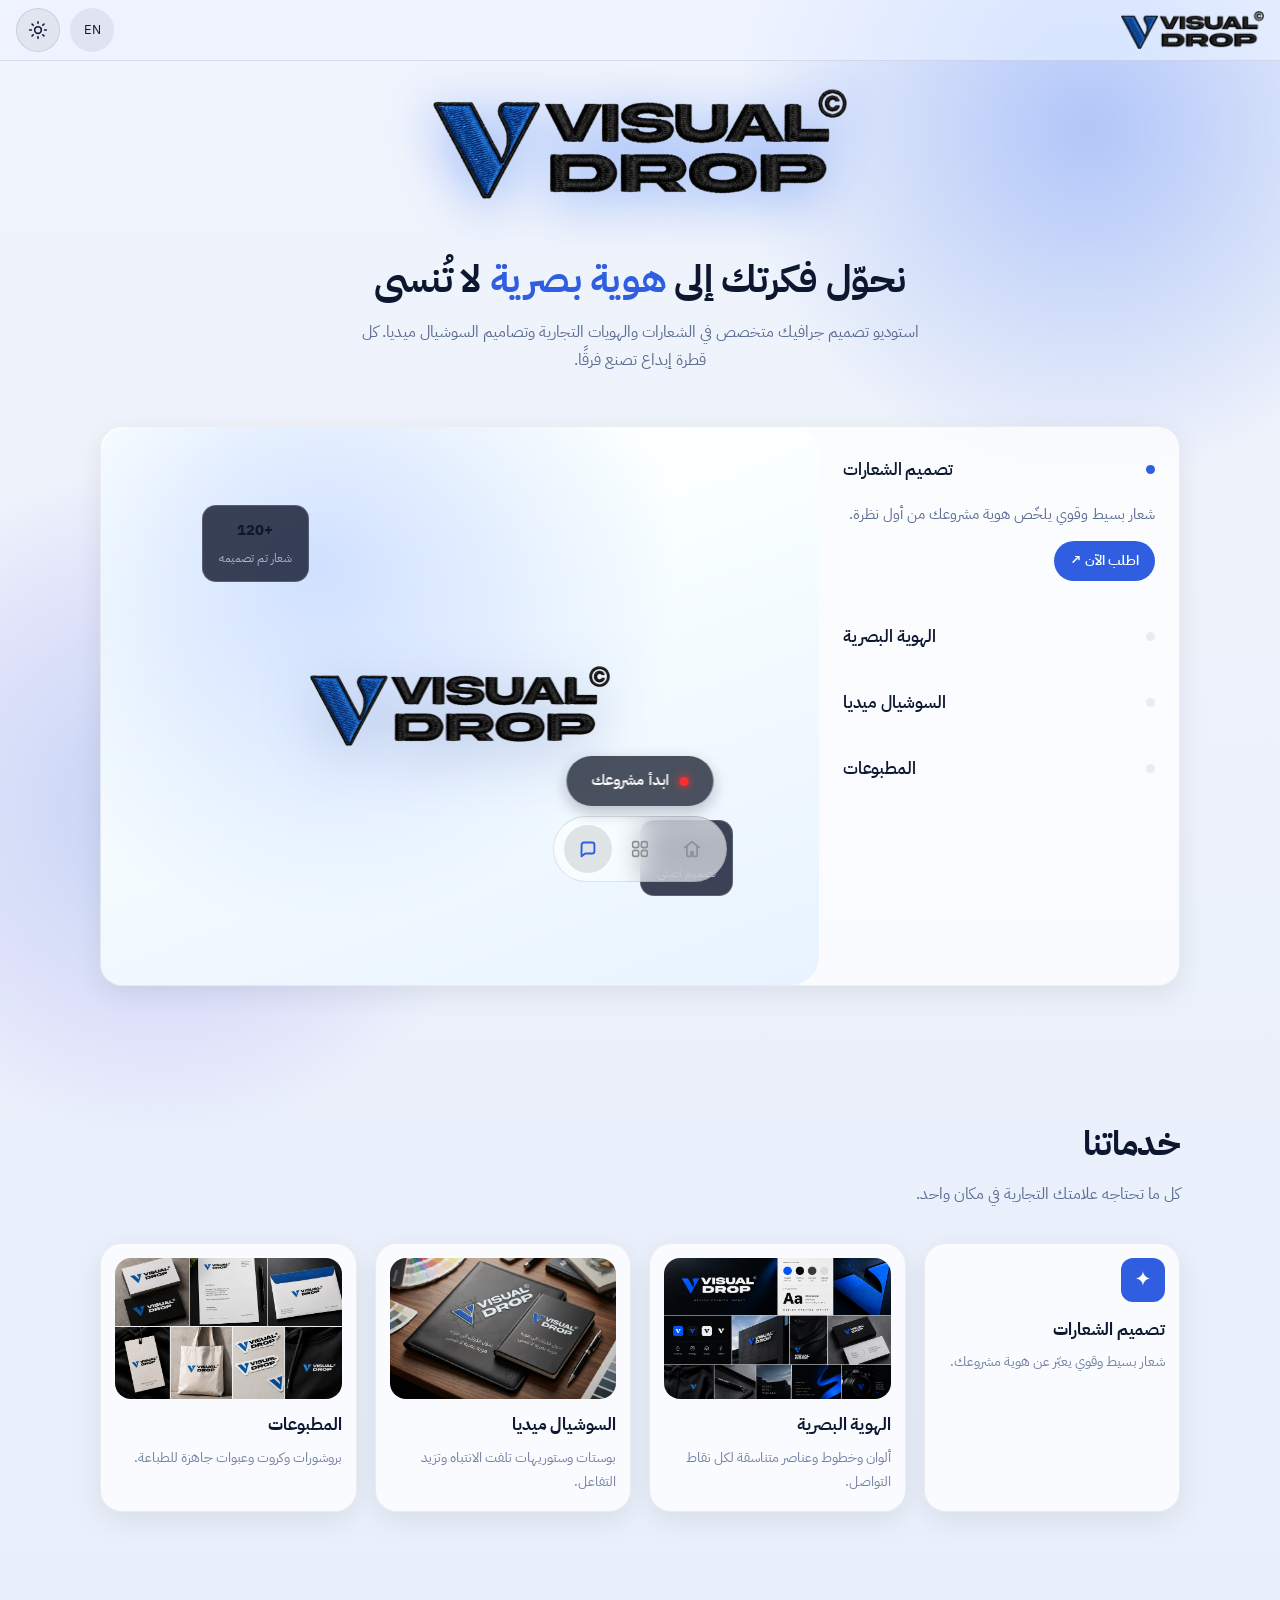
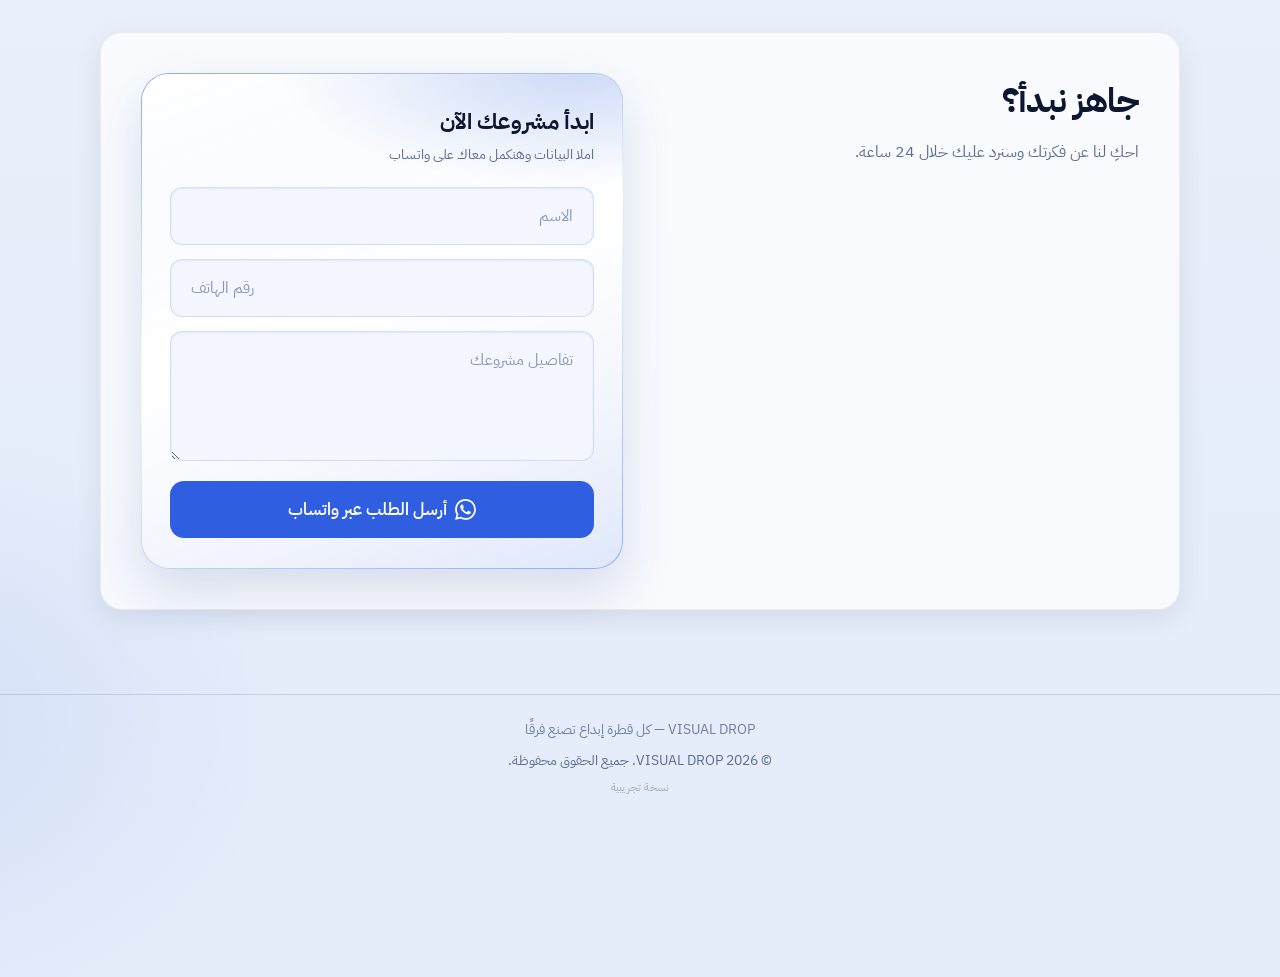
<file: index.html>
<!DOCTYPE html>
<html lang="ar" dir="rtl">
<head>
<meta charset="UTF-8">
<meta name="viewport" content="width=device-width, initial-scale=1, viewport-fit=cover">
<title>VISUAL DROP | استوديو جرافيك ديزاين</title>
<meta name="description" content="استوديو VISUAL DROP لتصميم الشعارات والهوية البصرية والسوشيال ميديا والمطبوعات.">
<meta name="theme-color" content="#0b1020">
<link rel="icon" href="image/logo.png">
<link rel="preconnect" href="https://fonts.googleapis.com">
<link rel="preconnect" href="https://fonts.gstatic.com" crossorigin>
<link rel="apple-touch-icon" sizes="180x180" href="image/apple-touch-icon.png">
<link rel="manifest" href="manifest.webmanifest">
<meta name="apple-mobile-web-app-title" content="VISUAL DROP">
<meta name="mobile-web-app-capable" content="yes">
<meta property="og:type" content="website">
<meta property="og:locale" content="ar_AR">
<meta property="og:title" content="VISUAL DROP | استوديو جرافيك ديزاين">
<meta property="og:description" content="تصميم شعارات وهوية بصرية وسوشيال ميديا ومطبوعات. كل قطرة إبداع تصنع فرقًا.">
<meta property="og:image" content="image/logo.png">
<meta name="twitter:card" content="summary">
<link href="https://fonts.googleapis.com/css2?family=Plus+Jakarta+Sans:wght@400;500;600;700;800&display=swap" rel="stylesheet">
<link href="https://fonts.googleapis.com/css2?family=IBM+Plex+Sans+Arabic:wght@400;500;600;700&display=swap" rel="stylesheet">
<style>
:root{
  --bg:#0b1020; --bg-2:#111833; --panel:rgba(255,255,255,.06); --panel-b:rgba(255,255,255,.14);
  --ink:#f3f6ff; --muted:#aab4d6;
  --blue:#2f5fe0; --blue-l:#5b86e5; --blue-d:#13245e;
  --shadow:0 20px 50px rgba(5,10,30,.5);
}
*{box-sizing:border-box;margin:0;padding:0}
html{scroll-behavior:smooth}
body{
  font-family:'IBM Plex Sans Arabic',system-ui,sans-serif;color:var(--ink);
  background:
    radial-gradient(900px 500px at 85% -10%, rgba(91,134,229,.28), transparent 60%),
    radial-gradient(700px 500px at -10% 90%, rgba(47,95,224,.22), transparent 60%),
    linear-gradient(180deg,var(--bg),var(--bg-2));
  min-height:100vh;overflow-x:hidden;line-height:1.7;
  padding-bottom:calc(78px + env(safe-area-inset-bottom,0px));
}
.glass{
  background:var(--panel);border:1px solid var(--panel-b);
  backdrop-filter:blur(16px) saturate(140%);-webkit-backdrop-filter:blur(16px) saturate(140%);
  box-shadow:var(--shadow), inset 0 1px 0 rgba(255,255,255,.08);border-radius:22px;
}
.wrap{max-width:1120px;margin:auto;padding:0 20px}

/* الهيدر */
header{
  position:sticky;top:0;z-index:30;padding:18px 20px 0;
  display:flex;align-items:center;justify-content:center;gap:12px;
}

nav.top{
  display:flex;align-items:center;gap:18px;padding:8px 10px 8px 8px;border-radius:999px;
}
nav.top .links{display:flex;align-items:center;gap:6px;padding-inline-start:4px}
nav.top .links a{
  color:var(--muted);text-decoration:none;font-weight:600;font-size:.88rem;
  padding:8px 14px;border-radius:999px;transition:background .2s,color .2s
}
nav.top .links a:hover{color:#fff;background:rgba(255,255,255,.08)}
.btn{
  display:inline-block;padding:11px 26px;border-radius:999px;font-weight:700;text-decoration:none;color:#fff;
  background:linear-gradient(135deg,var(--blue-l),var(--blue));border:1px solid rgba(255,255,255,.25);
  box-shadow:0 10px 24px rgba(47,95,224,.4);transition:transform .2s, box-shadow .2s;cursor:pointer;font-family:inherit;font-size:1rem
}
.btn:hover{transform:translateY(-2px);box-shadow:0 14px 30px rgba(47,95,224,.5)}
.btn.ghost{background:var(--panel);color:var(--ink);box-shadow:none;border-color:var(--panel-b)}
.btn-sm{padding:9px 18px;font-size:.85rem}


.logo-showcase{display:flex;justify-content:center;padding:34px 0 6px}
.big-logo{height:150px;width:auto;filter:drop-shadow(0 10px 26px rgba(10,85,245,.4))}
@media(max-width:520px){.big-logo{height:96px}}


.btn-top{
  display:inline-flex;align-items:center;gap:10px;padding:13px 32px;border-radius:999px;
  font-weight:800;font-size:1rem;text-decoration:none;color:#fff;letter-spacing:.2px;
  background:rgba(255,255,255,.1);
  border:1px solid rgba(255,255,255,.35);
  backdrop-filter:blur(14px) saturate(160%);-webkit-backdrop-filter:blur(14px) saturate(160%);
  box-shadow:0 10px 30px rgba(47,95,224,.3), inset 0 1px 0 rgba(255,255,255,.25);
  transition:transform .2s, box-shadow .2s, background .2s;
}
.btn-top:hover{transform:translateY(-2px) scale(1.02);background:rgba(255,255,255,.16);box-shadow:0 14px 36px rgba(47,95,224,.4), inset 0 1px 0 rgba(255,255,255,.3)}
.dot-pulse{width:8px;height:8px;border-radius:50%;background:#fff;box-shadow:0 0 0 0 rgba(255,255,255,.7);animation:pulse 1.8s infinite}
@keyframes pulse{0%{box-shadow:0 0 0 0 rgba(255,255,255,.6)}70%{box-shadow:0 0 0 8px rgba(255,255,255,0)}100%{box-shadow:0 0 0 0 rgba(255,255,255,0)}}

/* الهيرو - أكورديون زي المرجع */
.hero-top{padding:60px 0 20px;text-align:center}
.hero-top h1{font-size:clamp(2rem,5vw,3.2rem);font-weight:800;margin-bottom:12px}
.hero-top h1 span{background:linear-gradient(90deg,var(--blue-l),#8fb2ff);-webkit-background-clip:text;background-clip:text;color:transparent}
.hero-top p{color:var(--muted);max-width:560px;margin:auto}

.showcase{
  display:grid;grid-template-columns:360px 1fr;gap:0;overflow:hidden;min-height:560px;margin:34px 0 70px;
}
.acc{padding:10px}
.acc-item{border-bottom:1px solid var(--panel-b)}
.acc-item:last-child{border-bottom:none}
.acc-head{
  width:100%;background:none;border:none;color:var(--ink);text-align:right;font-family:inherit;
  display:flex;align-items:center;justify-content:space-between;padding:20px 14px;cursor:pointer;font-size:1.05rem;font-weight:700
}
.acc-head .dot{width:9px;height:9px;border-radius:50%;background:var(--panel-b);transition:background .25s}
.acc-item.on .acc-head .dot{background:var(--blue-l);box-shadow:0 0 10px var(--blue-l)}
.acc-item.on .acc-head{color:#fff}
.acc-body{max-height:0;overflow:hidden;transition:max-height .45s ease}
.acc-item.on .acc-body{max-height:260px}
.acc-body-in{padding:0 14px 22px}
.acc-body-in p{color:var(--muted);font-size:.92rem;margin-bottom:14px}
.acc-img{border-radius:14px;overflow:hidden;aspect-ratio:16/9;margin-bottom:14px;
  background:linear-gradient(135deg,var(--blue-d),var(--blue));display:flex;align-items:center;justify-content:center}
.acc-img svg{width:40%;height:40%;opacity:.85}
.mini-btn{
  display:inline-flex;align-items:center;gap:8px;padding:9px 16px;border-radius:12px;font-size:.88rem;font-weight:700;
  color:#fff;background:linear-gradient(135deg,var(--blue-l),var(--blue));text-decoration:none
}

.stage{position:relative;overflow:hidden}
.stage-bg{position:absolute;inset:0;transition:opacity .5s ease}
.stage-bg.s1{background:radial-gradient(circle at 30% 25%,rgba(91,134,229,.55),transparent 55%),
  linear-gradient(160deg,var(--blue-d),#0b1536)}
.stage-bg.s2{background:radial-gradient(circle at 70% 70%,rgba(91,134,229,.5),transparent 55%),
  linear-gradient(200deg,#0b1536,var(--blue-d))}
.stage-bg.s3{background:radial-gradient(circle at 50% 40%,rgba(143,178,255,.45),transparent 55%),
  linear-gradient(135deg,var(--blue-d),#101d4a)}
.stage-bg.s4{background:radial-gradient(circle at 25% 75%,rgba(47,95,224,.6),transparent 55%),
  linear-gradient(210deg,#0b1536,#152457)}
.stage-content{position:absolute;inset:0;display:flex;align-items:center;justify-content:center;opacity:0;transition:opacity .5s ease}
.stage-content.on{opacity:1}
.stage-content svg{width:46%;max-width:300px;height:auto;filter:drop-shadow(0 20px 40px rgba(0,0,0,.5))}
.pill{
  position:absolute;display:flex;flex-direction:column;align-items:center;gap:4px;padding:12px 16px;border-radius:16px;
  background:rgba(10,16,38,.65);border:1px solid rgba(255,255,255,.18);backdrop-filter:blur(8px);font-size:.75rem;color:var(--muted)
}
.pill b{color:#fff;font-size:.95rem}
.pill.p1{top:14%;left:14%} .pill.p2{bottom:16%;right:12%} .pill.p3{top:20%;right:16%} .pill.p4{bottom:20%;left:16%}


.reveal{opacity:0;transform:translateY(18px);transition:opacity .6s ease, transform .6s ease}
.reveal.in{opacity:1;transform:none}

/* الأقسام */
section{padding:60px 0;scroll-margin-top:90px}
.title{font-size:2rem;font-weight:800;margin-bottom:8px}
.sub{color:var(--muted);margin-bottom:34px}
.services{display:grid;grid-template-columns:repeat(4,1fr);gap:18px}
.service{padding:26px;transition:transform .25s}
.service:hover{transform:translateY(-6px)}
.service .ic{width:48px;height:48px;border-radius:14px;display:grid;place-items:center;font-size:1.3rem;margin-bottom:14px;color:#fff;
  background:linear-gradient(135deg,var(--blue-l),var(--blue));box-shadow:0 8px 20px rgba(47,95,224,.4)}
.service h3{font-size:1.1rem;margin-bottom:6px}
.service p{color:var(--muted);font-size:.95rem}

/* التواصل */
.contact{padding:40px;display:grid;grid-template-columns:1fr 1fr;gap:34px}
.links{display:grid;gap:12px;margin-top:6px}
.link{display:flex;align-items:center;gap:12px;padding:12px 18px;border-radius:16px;text-decoration:none;color:var(--ink);font-weight:600;
  background:rgba(255,255,255,.05);border:1px solid var(--panel-b);transition:transform .2s, background .2s}
.link:hover{transform:translateY(-2px);background:rgba(255,255,255,.09)}
.link svg{width:24px;height:24px;flex:none;fill:none;stroke:var(--blue-l);stroke-width:1.8;stroke-linecap:round;stroke-linejoin:round}
.link span{direction:ltr;unicode-bidi:embed}
form{display:grid;gap:14px}
input,textarea{
  width:100%;padding:14px 18px;border-radius:14px;color:var(--ink);font-family:inherit;font-size:1rem;
  background:rgba(255,255,255,.05);border:1px solid var(--panel-b);outline:none;transition:border-color .2s
}
input::placeholder,textarea::placeholder{color:#7c88ad}
input:focus,textarea:focus{border-color:var(--blue-l)}
textarea{min-height:120px;resize:vertical}
footer{text-align:center;color:var(--muted);padding:30px 0;font-size:.9rem}

/* شريط التنقل السفلي — قطعة واحدة بستايل موبايل + زجاج ضبابي */
.tabbar{
  position:fixed;z-index:40;left:0;right:0;
  bottom:0;
  display:flex;align-items:stretch;justify-content:space-around;
  gap:0;padding:8px 10px calc(8px + env(safe-area-inset-bottom,0px));
  width:100%;max-width:100%;
  border-radius:0;
  background:rgba(14,20,42,.55);
  border:none;
  border-top:1px solid rgba(255,255,255,.16);
  backdrop-filter:blur(24px) saturate(180%);
  -webkit-backdrop-filter:blur(24px) saturate(180%);
  box-shadow:0 -8px 32px rgba(0,0,0,.28), inset 0 1px 0 rgba(255,255,255,.1);
}
.tabbar a{
  flex:1;display:flex;flex-direction:column;align-items:center;justify-content:center;
  gap:3px;padding:8px 4px 6px;border-radius:16px;
  color:rgba(231,236,255,.65);text-decoration:none;font-size:.7rem;font-weight:700;
  transition:color .25s ease, background .25s ease, transform .2s ease;
  position:relative;min-width:0;
}
.tabbar a:active{transform:scale(.92)}
.tabbar svg{width:24px;height:24px;fill:none;stroke:currentColor;stroke-width:1.85;stroke-linecap:round;stroke-linejoin:round;transition:transform .25s, stroke-width .25s}
.tabbar a.on{
  color:#fff;
  background:transparent;
  box-shadow:none;
}
.tabbar a.on svg{transform:translateY(-1px);stroke-width:2.15}
/* نقطة/خط صغير تحت التاب النشط — ستايل موبايل */
.tabbar a.on::after{
  content:"";position:absolute;bottom:2px;left:50%;transform:translateX(-50%);
  width:16px;height:3px;border-radius:99px;
  background:linear-gradient(90deg,var(--blue-l),var(--blue));
  box-shadow:0 0 10px rgba(91,134,229,.6);
}

@media(max-width:860px){
  .showcase{grid-template-columns:1fr;min-height:auto}
  .stage{height:340px;order:-1}
  .services{grid-template-columns:1fr 1fr}
  
  .contact{grid-template-columns:1fr}
}
@media(max-width:720px){nav.top .links{display:none}}
@media(max-width:520px){.services{grid-template-columns:1fr}.brand{height:56px;padding:8px 18px}.btn-sm{padding:7px 14px;font-size:.78rem}}
@media(prefers-reduced-motion:reduce){*{animation:none!important;transition:none!important;scroll-behavior:auto!important}}
:focus-visible{outline:2px solid var(--blue-l);outline-offset:3px}
.btn:active, .btn-top:active, .link:active{transform:scale(.97)}

/* Light mode */
html.light{
  --bg:#f4f7ff; --bg-2:#e8eefc; --panel:rgba(255,255,255,.78); --panel-b:rgba(15,30,70,.12);
  --ink:#0f1a36; --muted:#5a6a90;
  --blue:#2f5fe0; --blue-l:#4a78e8; --blue-d:#1a3a9e;
  --shadow:0 20px 50px rgba(30,50,100,.12);
}
html.light body{
  background:
    radial-gradient(900px 500px at 85% -10%, rgba(91,134,229,.18), transparent 60%),
    radial-gradient(700px 500px at -10% 90%, rgba(47,95,224,.12), transparent 60%),
    linear-gradient(180deg,var(--bg),var(--bg-2));
}
html.light .pill{
  background:rgba(255,255,255,.82);border:1px solid rgba(15,30,70,.12);color:var(--muted)
}
html.light .pill b{color:var(--ink)}
html.light input,html.light textarea{
  background:rgba(255,255,255,.9);border-color:rgba(15,30,70,.14)
}
html.light input::placeholder,html.light textarea::placeholder{color:#8a97b8}
html.light .link{background:rgba(255,255,255,.7)}
html.light .link:hover{background:rgba(255,255,255,.95)}
html.light .tabbar{
  background:rgba(255,255,255,.62) !important;
  border:none !important;
  border-top:1px solid rgba(20,40,90,.12) !important;
  box-shadow:0 -8px 28px rgba(30,50,110,.12), inset 0 1px 0 rgba(255,255,255,.7) !important;
}
html.light .tabbar a{color:var(--muted)}
html.light .tabbar a.on{color:#fff}
html.light nav.top .links a:hover{color:var(--ink);background:rgba(15,30,70,.06)}
html.light .btn.ghost{color:var(--ink)}
html.light .stage-bg.s1,html.light .stage-bg.s2,html.light .stage-bg.s3,html.light .stage-bg.s4{
  filter:saturate(1.05) brightness(1.05);
}
html.light .acc-item.on .acc-head{color:var(--ink)}


/* زر تبديل الوضع */
.theme-toggle{
  width:42px;height:42px;border-radius:50%;border:1px solid var(--panel-b);
  background:var(--panel);color:var(--ink);cursor:pointer;display:grid;place-items:center;
  transition:transform .2s, background .2s, border-color .2s;flex:none;padding:0;
  box-shadow:inset 0 1px 0 rgba(255,255,255,.08)
}
.theme-toggle:hover{transform:scale(1.06);background:rgba(255,255,255,.1)}
.theme-toggle svg{width:20px;height:20px;fill:none;stroke:currentColor;stroke-width:1.8;stroke-linecap:round;stroke-linejoin:round}
.theme-toggle .icon-sun{display:none}
.theme-toggle .icon-moon{display:block}
html.light .theme-toggle .icon-sun{display:block}
html.light .theme-toggle .icon-moon{display:none}
html.light .theme-toggle:hover{background:rgba(15,30,70,.08)}


header .theme-toggle{
  background:rgba(255,255,255,.08);border:1px solid rgba(255,255,255,.2);
  backdrop-filter:blur(12px);-webkit-backdrop-filter:blur(12px);
  box-shadow:0 8px 20px rgba(0,0,0,.2)
}
html.light header .theme-toggle{
  background:rgba(255,255,255,.85);border:1px solid rgba(15,30,70,.12);
  box-shadow:0 8px 20px rgba(30,50,100,.1)
}

</style>

<style id="theme-overrides">

/* صور العروض في الـ stage */
.stage-img{
  width:78%;max-width:420px;height:auto;max-height:78%;
  object-fit:contain;border-radius:16px;
  box-shadow:0 20px 50px rgba(0,0,0,.45);
  filter:drop-shadow(0 12px 28px rgba(0,0,0,.35));
}
.stage-content{padding:18px}
/* صور داخل كروت الخدمات */
.service-media{
  width:100%;aspect-ratio:16/10;border-radius:14px;overflow:hidden;
  margin-bottom:14px;background:rgba(0,0,0,.2);
}
.service-media img{
  width:100%;height:100%;object-fit:cover;display:block;
  transition:transform .35s ease;
}
.service:hover .service-media img{transform:scale(1.05)}
.service{overflow:hidden}

/* Light mode: زر ابدأ مشروعك واضح */
html.light .btn-top{
  color:#0d1830 !important;
  background:rgba(255,255,255,.95) !important;
  border:1px solid rgba(20,40,90,.18) !important;
  box-shadow:0 10px 28px rgba(30,50,110,.14) !important;
}
html.light .btn-top .dot-pulse{
  background:#2f5fe0 !important;
  box-shadow:0 0 0 0 rgba(47,95,224,.45);
}
html.light a.btn-top,
html.light header .btn-top{
  color:#0d1830 !important;
}

/* ===== Dark / Light Mode (override) ===== */
html.light{
  --bg:#f0f4fc !important;
  --bg-2:#e4ecfa !important;
  --panel:rgba(255,255,255,.88) !important;
  --panel-b:rgba(20,40,90,.14) !important;
  --ink:#0d1830 !important;
  --muted:#5c6d92 !important;
  --blue:#2f5fe0 !important;
  --blue-l:#4a78e8 !important;
  --blue-d:#1a3a9e !important;
  --shadow:0 18px 44px rgba(30,50,110,.12) !important;
  color-scheme:light;
}
html:not(.light){color-scheme:dark}
html.light body{
  background:
    radial-gradient(900px 500px at 85% -10%, rgba(91,134,229,.16), transparent 60%),
    radial-gradient(700px 500px at -10% 90%, rgba(47,95,224,.10), transparent 60%),
    linear-gradient(180deg,#f0f4fc,#e4ecfa) !important;
  color:#0d1830 !important;
}
html.light .glass{
  background:rgba(255,255,255,.88) !important;
  border-color:rgba(20,40,90,.14) !important;
  box-shadow:0 18px 44px rgba(30,50,110,.12), inset 0 1px 0 rgba(255,255,255,.9) !important;
}
html.light .pill{
  background:rgba(255,255,255,.9) !important;
  border-color:rgba(20,40,90,.12) !important;
  color:#5c6d92 !important;
}
html.light .pill b{color:#0d1830 !important}
html.light input,html.light textarea{
  background:#fff !important;
  border-color:rgba(20,40,90,.16) !important;
  color:#0d1830 !important;
}
html.light input::placeholder,html.light textarea::placeholder{color:#8a97b8 !important}
html.light .link{
  background:rgba(255,255,255,.75) !important;
  color:#0d1830 !important;
}
html.light .link:hover{background:#fff !important}
html.light .tabbar{
  background:rgba(255,255,255,.62) !important;
  border:none !important;
  border-top:1px solid rgba(20,40,90,.12) !important;
  box-shadow:0 -8px 28px rgba(30,50,110,.12), inset 0 1px 0 rgba(255,255,255,.7) !important;
}
html.light .tabbar a{color:#5c6d92 !important}
html.light .tabbar a.on{color:var(--blue) !important;background:transparent !important}
html.light .tabbar a.on::after{
  background:linear-gradient(90deg,var(--blue-l),var(--blue)) !important;
}
html.light .acc-item.on .acc-head{color:#0d1830 !important}
html.light .acc-body-in p,
html.light .sub,
html.light .service p,
html.light footer{color:#5c6d92 !important}
html.light .title,html.light h1,html.light h2,html.light h3{color:#0d1830 !important}
html.light .btn.ghost{color:#0d1830 !important;background:rgba(255,255,255,.7)!important}

/* Theme toggle button - always visible */
.theme-toggle{
  width:44px;height:44px;border-radius:50%;
  border:1px solid rgba(255,255,255,.25);
  background:rgba(255,255,255,.12);
  color:#fff;cursor:pointer;
  display:inline-grid;place-items:center;
  transition:transform .2s, background .2s;
  flex:none;padding:0;position:relative;z-index:50;
  backdrop-filter:blur(12px);-webkit-backdrop-filter:blur(12px);
  box-shadow:0 8px 22px rgba(0,0,0,.25);
}
.theme-toggle:hover{transform:scale(1.08);background:rgba(255,255,255,.2)}
.theme-toggle svg{width:20px;height:20px;pointer-events:none}
.theme-toggle .icon-moon{display:block;fill:#fff;stroke:none}
.theme-toggle .icon-sun{display:none;fill:none;stroke:#0d1830;stroke-width:1.9;stroke-linecap:round;stroke-linejoin:round}
html.light .theme-toggle{
  background:rgba(255,255,255,.95);
  border-color:rgba(20,40,90,.15);
  color:#0d1830;
  box-shadow:0 8px 22px rgba(30,50,110,.12);
}
html.light .theme-toggle .icon-moon{display:none}
html.light .theme-toggle .icon-sun{display:block}

/* Ensure reveal sections become visible */
.reveal.in, section.reveal.in{opacity:1 !important;transform:none !important}
/* Safety: if JS fails, still show after short delay via animation fallback */
@keyframes revealFallback{to{opacity:1;transform:none}}
.reveal{animation:revealFallback .01s 2.5s forwards}

header{
  display:flex !important;
  align-items:center;
  justify-content:center;
  gap:12px;
  flex-wrap:wrap;
}
</style>
<script>
/* Apply theme ASAP before paint */
(function(){
  try{
    var k='vd-theme', s=localStorage.getItem(k);
    if(s==='light') document.documentElement.classList.add('light');
    else if(s==='dark') document.documentElement.classList.remove('light');
    else if(window.matchMedia && matchMedia('(prefers-color-scheme: light)').matches)
      document.documentElement.classList.add('light');
  }catch(e){}
})();
</script>


<style id="ios-style">
/* ===== iOS-inspired polish ===== */
:root{
  --ios-radius:20px;
  --ios-radius-lg:28px;
}
body{
  font-family:'IBM Plex Sans Arabic',-apple-system,BlinkMacSystemFont,system-ui,sans-serif !important;
  -webkit-font-smoothing:antialiased;
  -webkit-tap-highlight-color:transparent;
}
.glass{
  border-radius:var(--ios-radius-lg) !important;
  background:rgba(255,255,255,.08) !important;
  border:1px solid rgba(255,255,255,.12) !important;
  box-shadow:0 8px 32px rgba(0,0,0,.22) !important;
  backdrop-filter:blur(28px) saturate(180%) !important;
  -webkit-backdrop-filter:blur(28px) saturate(180%) !important;
}
html.light .glass{
  background:rgba(255,255,255,.72) !important;
  border:1px solid rgba(0,0,0,.06) !important;
  box-shadow:0 8px 28px rgba(0,0,0,.08) !important;
}
.service{
  padding:14px 14px 18px !important;
  border-radius:var(--ios-radius-lg) !important;
}
.service-media{
  border-radius:16px !important;
  aspect-ratio:16/10 !important;
  background:rgba(0,0,0,.25) !important;
  overflow:hidden !important;
  margin-bottom:12px !important;
}
.service-media img{
  width:100% !important;height:100% !important;
  object-fit:cover !important;display:block !important;
}
.service h3{font-size:1.05rem !important;font-weight:700 !important;letter-spacing:-.01em}
.service p{font-size:.88rem !important;opacity:.85}
.service .ic{
  border-radius:14px !important;
  width:44px !important;height:44px !important;
}
/* Stage images */
.stage-img{
  width:86% !important;max-width:440px !important;
  border-radius:18px !important;
  object-fit:contain !important;
  box-shadow:0 16px 48px rgba(0,0,0,.4) !important;
}
.stage{border-radius:var(--ios-radius-lg);overflow:hidden}
/* Header CTA - iOS pill */
.btn-top{
  border-radius:999px !important;
  font-weight:600 !important;
  letter-spacing:-.01em !important;
  backdrop-filter:blur(20px) saturate(180%) !important;
  -webkit-backdrop-filter:blur(20px) saturate(180%) !important;
}
.theme-toggle{
  border-radius:50% !important;
  backdrop-filter:blur(20px) !important;
  -webkit-backdrop-filter:blur(20px) !important;
}
/* iOS tab bar */
.tabbar{
  border-radius:0 !important;
  background:rgba(10,14,28,.72) !important;
  border-top:0.5px solid rgba(255,255,255,.14) !important;
  backdrop-filter:blur(40px) saturate(200%) !important;
  -webkit-backdrop-filter:blur(40px) saturate(200%) !important;
  box-shadow:none !important;
  padding:6px 8px calc(6px + env(safe-area-inset-bottom,0px)) !important;
}
html.light .tabbar{
  background:rgba(255,255,255,.78) !important;
  border-top:0.5px solid rgba(0,0,0,.08) !important;
}
.tabbar a{
  font-size:.64rem !important;
  font-weight:500 !important;
  letter-spacing:-.01em !important;
  gap:2px !important;
  padding:6px 2px 4px !important;
  border-radius:12px !important;
}
.tabbar a.on{
  color:#5b86e5 !important;
  background:transparent !important;
}
html.light .tabbar a.on{color:#2f5fe0 !important}
.tabbar a.on::after{
  width:4px !important;height:4px !important;
  bottom:1px !important;
  background:currentColor !important;
  box-shadow:none !important;
}
.tabbar svg{width:26px !important;height:26px !important;stroke-width:1.7 !important}
.tabbar a.on svg{stroke-width:2 !important;transform:none !important}
/* Accordion iOS */
.acc-item{border-bottom:0.5px solid rgba(255,255,255,.1) !important}
.acc-head{font-weight:600 !important;letter-spacing:-.01em}
.mini-btn{border-radius:12px !important;font-weight:600 !important}
/* Inputs iOS */
input,textarea{
  border-radius:14px !important;
  border:0.5px solid rgba(255,255,255,.12) !important;
  background:rgba(255,255,255,.06) !important;
  font-size:16px !important; /* prevents iOS zoom on focus */
}
html.light input,html.light textarea{
  background:rgba(0,0,0,.04) !important;
  border:0.5px solid rgba(0,0,0,.08) !important;
}
.btn{
  border-radius:14px !important;
  font-weight:600 !important;
}
.link{border-radius:14px !important}
.title{letter-spacing:-.02em !important;font-weight:800 !important}
/* Safe spacing for notched phones */
header{padding-top:max(14px, env(safe-area-inset-top,0px)) !important}
</style>


<style id="final-polish">
/* زر ابدأ مشروعك — شفاف أكتر + مدوّر أكتر */
.btn-top,
a.btn-top,
header .btn-top{
  border-radius:999px !important;
  padding:12px 28px !important;
  background:rgba(255,255,255,.08) !important;
  border:1px solid rgba(255,255,255,.22) !important;
  color:#fff !important;
  font-weight:650 !important;
  letter-spacing:-.01em !important;
  backdrop-filter:blur(24px) saturate(180%) !important;
  -webkit-backdrop-filter:blur(24px) saturate(180%) !important;
  box-shadow:0 4px 20px rgba(0,0,0,.12), inset 0 1px 0 rgba(255,255,255,.15) !important;
  transition:background .25s, transform .2s, border-color .25s !important;
}
.btn-top:hover,
a.btn-top:hover{
  background:rgba(255,255,255,.14) !important;
  border-color:rgba(255,255,255,.35) !important;
  transform:translateY(-1px) !important;
}
html.light .btn-top,
html.light a.btn-top,
html.light header .btn-top{
  background:rgba(255,255,255,.45) !important;
  border:1px solid rgba(0,0,0,.08) !important;
  color:#0d1830 !important;
  box-shadow:0 4px 18px rgba(0,0,0,.06), inset 0 1px 0 rgba(255,255,255,.8) !important;
}
html.light .btn-top:hover{
  background:rgba(255,255,255,.7) !important;
}

/* زر الثيم — نفس الشفافية */
.theme-toggle{
  background:rgba(255,255,255,.08) !important;
  border:1px solid rgba(255,255,255,.22) !important;
  backdrop-filter:blur(24px) saturate(180%) !important;
  -webkit-backdrop-filter:blur(24px) saturate(180%) !important;
  box-shadow:inset 0 1px 0 rgba(255,255,255,.12) !important;
}
html.light .theme-toggle{
  background:rgba(255,255,255,.45) !important;
  border:1px solid rgba(0,0,0,.08) !important;
}

/* الشريط السفلي — أيقونات أوضح */
.tabbar{
  background:rgba(8,12,24,.65) !important;
  backdrop-filter:blur(40px) saturate(200%) !important;
  -webkit-backdrop-filter:blur(40px) saturate(200%) !important;
  border-top:0.5px solid rgba(255,255,255,.12) !important;
  padding:8px 6px calc(8px + env(safe-area-inset-bottom,0px)) !important;
}
.tabbar a{
  gap:4px !important;
  padding:8px 4px 6px !important;
  color:rgba(255,255,255,.45) !important;
  font-size:.62rem !important;
  font-weight:500 !important;
}
.tabbar a.on{
  color:#6b9fff !important;
}
.tabbar svg{
  width:24px !important;
  height:24px !important;
  stroke-width:1.6 !important;
}
.tabbar a.on svg{
  stroke-width:2 !important;
}
.tabbar a.on::after{
  width:5px !important;
  height:5px !important;
  border-radius:50% !important;
  bottom:2px !important;
  background:currentColor !important;
  box-shadow:0 0 8px currentColor !important;
}
html.light .tabbar{
  background:rgba(255,255,255,.72) !important;
  border-top:0.5px solid rgba(0,0,0,.06) !important;
}
html.light .tabbar a{color:rgba(0,0,0,.35) !important}
html.light .tabbar a.on{color:#2f5fe0 !important}
</style>


<style id="tabbar-v2">
/* شريط سفلي جديد — أيقونات فقط + شفاف زي زر ابدأ مشروعك */
.tabbar{
  position:fixed !important;
  z-index:40 !important;
  left:50% !important;
  right:auto !important;
  transform:translateX(-50%) !important;
  bottom:calc(18px + env(safe-area-inset-bottom,0px)) !important;
  width:auto !important;
  max-width:none !important;
  display:flex !important;
  align-items:center !important;
  justify-content:center !important;
  gap:4px !important;
  padding:8px 10px !important;
  border-radius:999px !important;
  background:rgba(255,255,255,.08) !important;
  border:1px solid rgba(255,255,255,.22) !important;
  backdrop-filter:blur(14px) saturate(160%) !important;
  -webkit-backdrop-filter:blur(14px) saturate(160%) !important;
  box-shadow:0 8px 28px rgba(0,0,0,.2), inset 0 1px 0 rgba(255,255,255,.12) !important;
}
.tabbar a{
  flex:none !important;
  width:48px !important;
  height:48px !important;
  display:grid !important;
  place-items:center !important;
  padding:0 !important;
  margin:0 !important;
  border-radius:50% !important;
  color:rgba(255,255,255,.55) !important;
  background:transparent !important;
  text-decoration:none !important;
  font-size:0 !important;
  line-height:0 !important;
  gap:0 !important;
  transition:color .22s ease, background .22s ease, transform .18s ease !important;
  position:relative !important;
}
.tabbar a:active{transform:scale(.9) !important}
.tabbar svg{
  width:22px !important;
  height:22px !important;
  stroke-width:1.75 !important;
  display:block !important;
}
.tabbar a.on{
  color:#fff !important;
  background:rgba(255,255,255,.14) !important;
  box-shadow:none !important;
}
.tabbar a.on svg{stroke-width:2.1 !important;transform:none !important}
.tabbar a.on::after{display:none !important;content:none !important}

html.light .tabbar{
  background:rgba(255,255,255,.45) !important;
  border:1px solid rgba(0,0,0,.08) !important;
  box-shadow:0 8px 24px rgba(0,0,0,.08), inset 0 1px 0 rgba(255,255,255,.7) !important;
  backdrop-filter:blur(14px) saturate(160%) !important;
  -webkit-backdrop-filter:blur(14px) saturate(160%) !important;
}
html.light .tabbar a{color:rgba(13,24,48,.4) !important}
html.light .tabbar a.on{
  color:#0d1830 !important;
  background:rgba(255,255,255,.7) !important;
}
</style>


<style id="flat-bars">
/* إزالة البيفل من الزر العلوي + الثيم + الشريط السفلي */
.btn-top,
a.btn-top,
header .btn-top{
  background:rgba(255,255,255,.1) !important;
  border:none !important;
  box-shadow:none !important;
  backdrop-filter:blur(12px) !important;
  -webkit-backdrop-filter:blur(12px) !important;
}
.btn-top:hover,
a.btn-top:hover{
  background:rgba(255,255,255,.16) !important;
  box-shadow:none !important;
  border:none !important;
}
html.light .btn-top,
html.light a.btn-top,
html.light header .btn-top{
  background:rgba(0,0,0,.06) !important;
  border:none !important;
  box-shadow:none !important;
  color:#0d1830 !important;
}
html.light .btn-top:hover{
  background:rgba(0,0,0,.1) !important;
}

.theme-toggle{
  background:rgba(255,255,255,.1) !important;
  border:none !important;
  box-shadow:none !important;
  backdrop-filter:blur(12px) !important;
  -webkit-backdrop-filter:blur(12px) !important;
}
html.light .theme-toggle{
  background:rgba(0,0,0,.06) !important;
  border:none !important;
  box-shadow:none !important;
}

.tabbar{
  background:rgba(255,255,255,.1) !important;
  border:none !important;
  box-shadow:none !important;
  backdrop-filter:blur(12px) !important;
  -webkit-backdrop-filter:blur(12px) !important;
}
.tabbar a.on{
  background:rgba(255,255,255,.16) !important;
  box-shadow:none !important;
  border:none !important;
}
.tabbar a.on::after{display:none !important;content:none !important}

html.light .tabbar{
  background:rgba(0,0,0,.06) !important;
  border:none !important;
  box-shadow:none !important;
}
html.light .tabbar a.on{
  background:rgba(0,0,0,.1) !important;
  box-shadow:none !important;
}
</style>


<style id="light-stroke">
/* ستروك خفيف جدًا للبار العلوي والسفلي */
.btn-top,
a.btn-top,
header .btn-top{
  border:1px solid rgba(255,255,255,.18) !important;
  box-shadow:none !important;
}
.theme-toggle{
  border:1px solid rgba(255,255,255,.18) !important;
  box-shadow:none !important;
}
.tabbar{
  border:1px solid rgba(255,255,255,.18) !important;
  box-shadow:none !important;
}
html.light .btn-top,
html.light a.btn-top,
html.light header .btn-top,
html.light .theme-toggle,
html.light .tabbar{
  border:1px solid rgba(0,0,0,.1) !important;
}
/* تأكيد ظهور اللوجو في مكانه تحت الهيدر */
.logo-showcase{
  display:flex !important;
  justify-content:center !important;
  padding:28px 0 8px !important;
}
.big-logo{
  display:block !important;
  height:150px !important;
  width:auto !important;
  max-width:90vw !important;
  object-fit:contain !important;
}
@media(max-width:520px){
  .big-logo{height:96px !important}
}
</style>

<style id="logo-swap">
.logo-light{display:none !important}
html.light .logo-dark{display:none !important}
html.light .logo-light{display:block !important}
html.light.no-ll .logo-dark{display:block !important}
img.big-logo{height:110px !important;width:auto !important;max-width:90vw !important}
@media(max-width:520px){img.big-logo{height:74px !important}}
.stage-logo{width:46%;max-width:300px;height:auto;filter:drop-shadow(0 20px 40px rgba(0,0,0,.5))}
html.light .stage-logo.logo-light{filter:drop-shadow(0 14px 28px rgba(30,60,140,.25))}
html.light .stage-bg.s1{
  background:radial-gradient(circle at 30% 25%,rgba(91,134,229,.28),transparent 55%),
             linear-gradient(160deg,#f7f9ff,#dde7ff) !important;
}
.hero-top h1{white-space:nowrap !important;font-size:clamp(1.05rem,5.3vw,3rem) !important;line-height:1.5 !important;font-weight:700 !important}
@media(max-width:360px){.hero-top h1{font-size:5vw !important}}
</style>
<style id="beta-header">
/* شارات النسخة التجريبية + لوجو داخل زر ابدأ مشروعك */
header{padding-top:calc(max(14px, env(safe-area-inset-top,0px)) + 20px) !important}
.beta-tag{
  position:absolute;top:max(8px, env(safe-area-inset-top,0px));
  font-size:.68rem;font-weight:700;letter-spacing:.02em;line-height:1;
  padding:5px 10px;border-radius:999px;color:var(--ink);
  background:rgba(255,255,255,.1);border:1px solid rgba(255,255,255,.18);
  backdrop-filter:blur(12px);-webkit-backdrop-filter:blur(12px);
  pointer-events:none;white-space:nowrap;
}
.beta-tag.ar{right:14px}
.beta-tag.en{left:14px;direction:ltr}
html.light .beta-tag{color:#0d1830;background:rgba(0,0,0,.06);border-color:rgba(0,0,0,.1)}
header .btn-top{
  gap:12px !important;padding:9px 26px 9px 20px !important;min-height:52px;
}
header .btn-top .pill-logo{height:32px;width:auto;max-width:96px;object-fit:contain;display:block;flex:none}
header .btn-top .pill-logo.logo-light{display:none !important}
html.light header .btn-top .pill-logo.logo-dark{display:none !important}
html.light header .btn-top .pill-logo.logo-light{display:block !important}
html.light.no-ll header .btn-top .pill-logo.logo-dark{display:block !important}
@media(max-width:380px){
  header .btn-top{padding:8px 18px 8px 14px !important;gap:9px !important}
  header .btn-top .pill-logo{height:28px}
}
</style>
<style id="header-size-fix">
header{padding-top:calc(max(14px, env(safe-area-inset-top,0px)) + 34px) !important;gap:10px !important}
.beta-tag{font-size:.64rem !important;padding:4px 9px !important;top:max(8px, env(safe-area-inset-top,0px)) !important}
header .theme-toggle{width:36px !important;height:36px !important}
header .theme-toggle svg{width:17px !important;height:17px !important}
header .btn-top{
  min-height:36px !important;height:36px;padding:0 16px 0 12px !important;gap:8px !important;
  font-size:.82rem !important;font-weight:600 !important;line-height:1;
}
header .btn-top .pill-logo{height:22px !important;max-width:70px !important}
header .btn-top .dot-pulse{width:6px;height:6px}
@media(max-width:380px){
  header .btn-top{padding:0 13px 0 10px !important;font-size:.78rem !important}
  header .btn-top .pill-logo{height:20px !important}
}
</style>
<style id="pill-stacked">
header .btn-top{
  flex-direction:column !important;justify-content:center !important;align-items:center !important;
  height:auto !important;min-height:0 !important;gap:3px !important;
  padding:8px 22px 9px !important;border-radius:22px !important;text-align:center;line-height:1.2 !important;
}
header .btn-top .pill-logo{height:30px !important;max-width:110px !important}
header .btn-top .dot-pulse{display:none !important}
header .btn-top{font-size:.8rem !important}
@media(max-width:380px){
  header .btn-top{padding:7px 18px 8px !important}
  header .btn-top .pill-logo{height:26px !important}
}
</style>
<style id="logo-bar-and-cta">
/* البار العلوي: لوجو + زرار الثيم */
.hdr-logo{
  display:inline-flex;align-items:center;justify-content:center;height:36px;padding:0 18px;border-radius:999px;
  background:rgba(255,255,255,.1);border:1px solid rgba(255,255,255,.18);
  backdrop-filter:blur(12px);-webkit-backdrop-filter:blur(12px);text-decoration:none;
}
html.light .hdr-logo{background:rgba(0,0,0,.06);border-color:rgba(0,0,0,.1)}
.hdr-logo .pill-logo{height:24px;width:auto;max-width:90px;object-fit:contain;display:block}
.hdr-logo .pill-logo.logo-light{display:none !important}
html.light .hdr-logo .pill-logo.logo-dark{display:none !important}
html.light .hdr-logo .pill-logo.logo-light{display:block !important}
html.light.no-ll .hdr-logo .pill-logo.logo-dark{display:block !important}

/* زرار ابدأ مشروعك فوق البار السفلي */
.cta-float{
  position:fixed;z-index:41;left:50%;transform:translateX(-50%);
  bottom:calc(18px + 64px + 12px + env(safe-area-inset-bottom,0px));
  display:inline-flex;align-items:center;gap:10px;white-space:nowrap;
  padding:11px 24px;border-radius:999px;text-decoration:none;
  font-family:inherit;font-weight:700;font-size:.95rem;color:#fff;
  background:rgba(255,255,255,.12);border:1px solid rgba(255,255,255,.2);
  backdrop-filter:blur(14px) saturate(160%);-webkit-backdrop-filter:blur(14px) saturate(160%);
  transition:background .2s, transform .2s;
}
.cta-float:hover{background:rgba(255,255,255,.18)}
.cta-float:active{transform:translateX(-50%) scale(.97)}
html.light .cta-float{color:#0d1830;background:rgba(255,255,255,.7);border-color:rgba(0,0,0,.1)}
.rec-dot{
  width:9px;height:9px;border-radius:50%;background:#ff2d2d;flex:none;
  box-shadow:0 0 8px 1px rgba(255,45,45,.8);animation:recBlink 1.1s ease-in-out infinite;
}
@keyframes recBlink{0%,100%{opacity:1;box-shadow:0 0 10px 2px rgba(255,45,45,.85)}50%{opacity:.15;box-shadow:0 0 0 0 rgba(255,45,45,0)}}
body{padding-bottom:calc(150px + env(safe-area-inset-bottom,0px)) !important}
</style>
<style id="header-bigger">
header{padding-top:calc(max(14px, env(safe-area-inset-top,0px)) + 44px) !important;gap:12px !important}
.hdr-logo{height:48px !important;padding:0 24px !important}
.hdr-logo .pill-logo{height:34px !important;max-width:120px !important}
header .theme-toggle{width:48px !important;height:48px !important}
header .theme-toggle svg{width:21px !important;height:21px !important}
.beta-tag{
  top:max(10px, env(safe-area-inset-top,0px)) !important;
  font-size:.72rem !important;font-weight:700 !important;letter-spacing:.03em !important;
  padding:6px 13px !important;border-radius:999px !important;
  display:inline-flex;align-items:center;gap:6px;
  color:#cfe0ff !important;
  background:linear-gradient(135deg,rgba(91,134,229,.28),rgba(47,95,224,.14)) !important;
  border:1px solid rgba(143,178,255,.4) !important;
}
.beta-tag::before{content:"";width:6px;height:6px;border-radius:50%;background:#8fb2ff;flex:none}
.beta-tag.ar{right:16px !important}
.beta-tag.en{left:16px !important}
html.light .beta-tag{
  color:#1f46b8 !important;
  background:linear-gradient(135deg,rgba(47,95,224,.14),rgba(47,95,224,.06)) !important;
  border-color:rgba(47,95,224,.3) !important;
}
html.light .beta-tag::before{background:#2f5fe0}
@media(max-width:380px){
  .hdr-logo{height:44px !important;padding:0 18px !important}
  .hdr-logo .pill-logo{height:30px !important}
  header .theme-toggle{width:44px !important;height:44px !important}
}
</style>
<style id="header-fullwidth">
html header{
  display:block !important;position:sticky;top:0;z-index:30;width:100%;
  padding:env(safe-area-inset-top,0px) 0 0 !important;gap:0 !important;
  background:rgba(11,16,32,.74);border-bottom:1px solid var(--panel-b);
  backdrop-filter:blur(18px) saturate(150%);-webkit-backdrop-filter:blur(18px) saturate(150%);
}
html.light header{background:rgba(244,247,255,.82)}
.hdr-strip{display:flex;direction:ltr;justify-content:space-between;align-items:center;padding:6px 14px 0}
html header .beta-tag{position:static !important;top:auto !important;left:auto !important;right:auto !important;font-size:.66rem !important;padding:4px 10px !important}
.hdr-bar{display:flex;align-items:center;justify-content:space-between;gap:12px;padding:6px 16px 10px}
html .hdr-logo{height:auto !important;padding:0 !important;background:none !important;border:0 !important;border-radius:0 !important;backdrop-filter:none !important;-webkit-backdrop-filter:none !important}
html .hdr-logo .pill-logo{height:38px !important;max-width:150px !important}
.hdr-actions{display:flex;align-items:center;gap:10px}
html header .theme-toggle,.lang-toggle{width:44px !important;height:44px !important}
html header .theme-toggle svg{width:20px !important;height:20px !important}
.lang-toggle{
  border-radius:50%;cursor:pointer;display:grid;place-items:center;font:700 .82rem/1 inherit;font-family:inherit;
  color:var(--ink);background:rgba(255,255,255,.08);border:1px solid rgba(255,255,255,.2);
  backdrop-filter:blur(12px);-webkit-backdrop-filter:blur(12px);
}
html.light .lang-toggle{background:rgba(255,255,255,.85);border-color:rgba(15,30,70,.12)}
</style>
<style id="header-clear">
html header{
  background:rgba(11,16,32,.22) !important;border-bottom:1px solid rgba(255,255,255,.08) !important;
  backdrop-filter:blur(5px) !important;-webkit-backdrop-filter:blur(5px) !important;
}
html.light header{background:rgba(244,247,255,.3) !important;border-bottom-color:rgba(15,30,70,.07) !important}
.hdr-bar{padding:8px 16px 8px}
.beta-note{margin-top:6px;font-size:.7rem;opacity:.5;letter-spacing:.02em}
</style>
<style id="ios-minimal">
:root{
  --bg:#05070d;--bg-2:#080c18;--panel:#0d1226;--panel-b:rgba(255,255,255,.09);
  --ink:#fff;--muted:#9aa4c4;--blue:#2f66f0;--blue-l:#5b86e5;--blue-d:#13245e;
  --fill:rgba(120,120,128,.24);--ring:rgba(47,102,240,.4);
  --shadow:none;
}
html.light{
  --bg:#eef3ff;--bg-2:#e6edfb;--panel:#fff;--panel-b:rgba(15,30,70,.1);
  --ink:#0b1020;--muted:#5c6d92;--blue:#2f66f0;--blue-l:#5b86e5;--blue-d:#13245e;
  --fill:rgba(120,120,128,.12);--ring:rgba(47,102,240,.3);
}
html body{
  font-family:'IBM Plex Sans Arabic',system-ui,sans-serif !important;
  background:var(--bg) !important;color:var(--ink);-webkit-font-smoothing:antialiased;
}
body::before,body::after{
  content:"";position:fixed;z-index:-1;pointer-events:none;border-radius:50%;filter:blur(70px);will-change:transform;
}
body::before{
  width:70vmax;height:70vmax;top:-25vmax;right:-20vmax;
  background:radial-gradient(circle,rgba(47,102,240,.55),transparent 65%);
  animation:blobA 16s ease-in-out infinite alternate;
}
body::after{
  width:60vmax;height:60vmax;bottom:-25vmax;left:-20vmax;
  background:radial-gradient(circle,rgba(91,134,229,.38),rgba(80,60,200,.12) 45%,transparent 68%);
  animation:blobB 20s ease-in-out infinite alternate;
}
html.light body::before{background:radial-gradient(circle,rgba(47,102,240,.32),transparent 65%)}
html.light body::after{background:radial-gradient(circle,rgba(91,134,229,.28),rgba(120,100,240,.1) 45%,transparent 68%)}
@keyframes blobA{0%{transform:translate3d(0,0,0) scale(1)}50%{transform:translate3d(-14vmax,10vmax,0) scale(1.12)}100%{transform:translate3d(-4vmax,20vmax,0) scale(.95)}}
@keyframes blobB{0%{transform:translate3d(0,0,0) scale(1)}50%{transform:translate3d(16vmax,-12vmax,0) scale(1.1)}100%{transform:translate3d(6vmax,-22vmax,0) scale(.96)}}
@media(prefers-reduced-motion:reduce){body::before,body::after{animation:none}}
button,input,textarea{font-family:inherit}

/* عناوين */
.hero-top{padding:64px 0 24px}
.hero-top h1{font-size:clamp(2.1rem,6vw,3.4rem) !important;font-weight:700 !important;letter-spacing:-.02em;line-height:1.2}
.hero-top h1 span{background:none !important;-webkit-background-clip:initial !important;background-clip:initial !important;color:var(--blue) !important}
.hero-top p{font-size:1.02rem;color:var(--muted);line-height:1.8}
.title{font-weight:700 !important;font-size:clamp(1.6rem,4vw,2.1rem) !important}
.sub{color:var(--muted)}

/* كروت مسطحة */
html .glass{
  background:var(--panel) !important;border:1px solid var(--panel-b) !important;border-radius:22px !important;
  box-shadow:none !important;backdrop-filter:none !important;-webkit-backdrop-filter:none !important;
}
.service{transition:transform .25s ease}
.service:hover{transform:translateY(-3px);border-color:var(--panel-b) !important;box-shadow:none !important}
.service .ic{background:var(--blue) !important;color:#fff !important;border-radius:12px !important;box-shadow:none !important}

/* العرض */
.stage-img{box-shadow:0 12px 30px rgba(0,0,0,.25) !important;border-radius:18px}
.pill{background:rgba(10,16,38,.62) !important;border:1px solid rgba(255,255,255,.16) !important;border-radius:14px !important;backdrop-filter:blur(16px);-webkit-backdrop-filter:blur(16px);box-shadow:none !important}
html.light .pill{background:rgba(10,16,38,.62) !important;border-color:rgba(255,255,255,.16) !important}
.pill b{color:#fff !important}
html.light .pill{color:#aab4d6 !important}
.acc-item{border-bottom:1px solid var(--panel-b)}
.acc-item.on{background:transparent}
.acc-item.on .acc-head .dot{background:var(--blue) !important;box-shadow:none !important}
.acc-head .dot{background:var(--fill)}
.mini-btn{background:var(--blue) !important;color:#fff !important;border:0 !important;border-radius:999px !important;font-weight:600;box-shadow:none !important;padding:8px 16px}

/* أزرار وحقول iOS */
.btn{background:var(--blue) !important;color:#fff !important;border:0 !important;border-radius:14px !important;font-weight:600;box-shadow:none !important;filter:none !important;transition:opacity .2s, transform .15s}
.btn:hover{opacity:.9;transform:none}
.btn:active{transform:scale(.98)}
#orderForm input,#orderForm textarea{background:var(--fill) !important;border:1px solid transparent !important;border-radius:12px !important;color:var(--ink);padding:14px 16px}
#orderForm input::placeholder,#orderForm textarea::placeholder{color:var(--muted)}
#orderForm input:focus,#orderForm textarea:focus{border-color:var(--blue) !important;box-shadow:0 0 0 3px var(--ring) !important}

/* هيدر شفاف خفيف */
html header{
  background:rgba(5,7,13,.3) !important;border-bottom:.5px solid rgba(255,255,255,.1) !important;
  backdrop-filter:blur(8px) saturate(160%) !important;-webkit-backdrop-filter:blur(8px) saturate(160%) !important;
}
html.light header{background:rgba(238,243,255,.4) !important;border-bottom-color:rgba(15,30,70,.1) !important}
.hdr-logo .pill-logo{filter:none !important}
.lang-toggle,html header .theme-toggle{
  background:var(--fill) !important;border:0 !important;box-shadow:none !important;color:var(--ink);
  backdrop-filter:none !important;-webkit-backdrop-filter:none !important;
}
.lang-toggle:hover,html header .theme-toggle:hover{transform:none;opacity:.8}

/* التاب بار السفلي */
.tabbar{background:rgba(8,12,24,.72) !important;border-top:.5px solid rgba(255,255,255,.12) !important;box-shadow:none !important}
html.light .tabbar{background:rgba(255,255,255,.82) !important;border-top:.5px solid rgba(15,30,70,.14) !important;box-shadow:none !important}
.tabbar a{color:#8e8e93 !important;font-weight:600}
.tabbar a.on{color:var(--blue) !important}
.tabbar a.on::after{display:none !important}
html.light .tabbar a{color:#8e8e93 !important}
html.light .tabbar a.on{color:var(--blue) !important}

/* زرار ابدأ مشروعك العائم */
.cta-float{
  background:rgba(13,18,38,.8) !important;border:.5px solid rgba(255,255,255,.16) !important;box-shadow:0 8px 24px rgba(0,0,0,.35) !important;
  color:#fff !important;font-weight:600;
}
html.light .cta-float{background:#0b1020 !important;border-color:transparent !important;color:#fff !important;box-shadow:0 10px 26px rgba(11,16,32,.35) !important}

footer{border-top:.5px solid var(--panel-b);margin-top:24px;padding-top:22px}
</style>
<style id="perf-light">
/* حجم العنوان */
.hero-top{padding:48px 0 18px}
.hero-top h1{font-size:clamp(1.55rem,4.4vw,2.35rem) !important;line-height:1.35 !important;letter-spacing:-.01em !important;font-weight:700 !important}
.hero-top p{font-size:.98rem !important}

/* بدون ضبابية (backdrop-filter) في أي حتة: أخف على التليفونات */
html *{backdrop-filter:none !important;-webkit-backdrop-filter:none !important}

/* الخلفية المتحركة: تدرجات بس بدون فلتر blur، وحركة transform بس */
body::before,body::after{filter:none !important;will-change:transform}
body::before{width:60vmax !important;height:60vmax !important;top:-20vmax !important;right:-15vmax !important}
body::after{width:55vmax !important;height:55vmax !important;bottom:-20vmax !important;left:-15vmax !important}
@media(max-width:700px){
  body::before{animation-duration:24s !important}
  body::after{animation-duration:28s !important}
}

/* خلفيات شبه معتمة بدل الزجاج */
html header{background:rgba(5,7,13,.55) !important;box-shadow:none !important}
html.light header{background:rgba(238,243,255,.62) !important}
html .tabbar{background:rgba(8,12,24,.92) !important;box-shadow:none !important}
html.light .tabbar{background:rgba(255,255,255,.94) !important;box-shadow:none !important}
html .cta-float{background:rgba(13,18,38,.94) !important;box-shadow:0 6px 16px rgba(0,0,0,.3) !important}
html.light .cta-float{background:#0b1020 !important;box-shadow:0 6px 16px rgba(11,16,32,.25) !important}
html .pill{background:rgba(10,16,38,.78) !important}
html.light .pill{background:rgba(10,16,38,.78) !important}

/* تخفيف المؤثرات التقيلة */
.stage-content svg{filter:none !important}
.stage-img{box-shadow:0 8px 20px rgba(0,0,0,.25) !important}
.service,.btn,.mini-btn{will-change:auto}
</style>
<style id="bottom-blur">
/* ضبابية للبارين السفليين بس (خفيفة عشان الأداء) */
html .tabbar{background:rgba(8,12,24,.5) !important;backdrop-filter:blur(14px) saturate(160%) !important;-webkit-backdrop-filter:blur(14px) saturate(160%) !important}
html.light .tabbar{background:rgba(255,255,255,.62) !important}
html .cta-float{background:rgba(13,18,38,.5) !important;border:1px solid rgba(255,255,255,.2) !important;backdrop-filter:blur(14px) saturate(160%) !important;-webkit-backdrop-filter:blur(14px) saturate(160%) !important}
html.light .cta-float{background:rgba(11,16,32,.72) !important}
</style>
<style id="lang-en-layout">
/* الإنجليزي بنفس تخطيط العربي بالظبط: الاتجاه ثابت، والنص بس اللي بيتظبط */
html.lang-en :is(h1,h2,h3,p,.acc-head span,.mini-btn,.btn,.pill,footer,.cta-float,.beta-note,input,textarea){unicode-bidi:plaintext}
</style>
<style id="h1-en-fit">
html.lang-en .hero-top h1{
  white-space:normal !important;text-wrap:balance;overflow-wrap:break-word;
  font-size:clamp(1.45rem,6.2vw,2.3rem) !important;line-height:1.3 !important;
  max-width:100%;padding:0 6px;
}
</style>
<style id="en-font">
html.lang-en body,html.lang-en button,html.lang-en input,html.lang-en textarea{
  font-family:'Plus Jakarta Sans','IBM Plex Sans Arabic',system-ui,sans-serif !important;
}
html.lang-en .hero-top h1,html.lang-en .title,html.lang-en h3{letter-spacing:-.025em !important;font-weight:800 !important}
html.lang-en .hero-top p,html.lang-en .sub,html.lang-en .service p,html.lang-en .acc-body p{letter-spacing:.005em;line-height:1.7}
</style>
</head>
<body>

<header>
  <div class="hdr-bar">
    <a class="hdr-logo" href="#top" aria-label="VISUAL DROP">
      <img src="image/logo.png" alt="VISUAL DROP" class="pill-logo logo-dark">
      <img src="image/logo-light.png" alt="VISUAL DROP" class="pill-logo logo-light" onerror="this.remove();document.documentElement.classList.add('no-ll')">
    </a>
    <div class="hdr-actions">
      <button type="button" class="lang-toggle" id="langToggle" aria-label="Language / اللغة" title="Language / اللغة">EN</button>
      <button type="button" class="theme-toggle" id="themeToggle" aria-label="تبديل الوضع الفاتح والداكن" title="الوضع الفاتح / الداكن">
      <svg class="icon-moon" viewBox="0 0 24 24" aria-hidden="true"><path d="M21 14.5A8.5 8.5 0 1 1 9.5 3 7 7 0 0 0 21 14.5z"/></svg>
      <svg class="icon-sun" viewBox="0 0 24 24" aria-hidden="true"><circle cx="12" cy="12" r="4"/><path d="M12 2v2M12 20v2M4.9 4.9l1.4 1.4M17.7 17.7l1.4 1.4M2 12h2M20 12h2M4.9 19.1l1.4-1.4M17.7 6.3l1.4-1.4"/></svg>
    </button>
    </div>
  </div>
</header>

<main class="wrap" id="top">
  <div class="logo-showcase">
    <img src="image/logo.png" alt="VISUAL DROP" class="big-logo logo-dark">
    <img src="image/logo-light.png" alt="VISUAL DROP" class="big-logo logo-light" onerror="this.remove();document.documentElement.classList.add('no-ll')">
  </div>
  <div class="hero-top">
    <h1>نحوّل فكرتك إلى <span>هوية بصرية</span> لا تُنسى</h1>
    <p>استوديو تصميم جرافيك متخصص في الشعارات والهويات التجارية وتصاميم السوشيال ميديا. كل قطرة إبداع تصنع فرقًا.</p>
  </div>

  <div class="glass showcase" id="showcase">
    <div class="acc">
      <div class="acc-item on" data-stage="1">
        <button class="acc-head"><span class="dot"></span><span>تصميم الشعارات</span></button>
        <div class="acc-body"><div class="acc-body-in">
          <p>شعار بسيط وقوي يلخّص هوية مشروعك من أول نظرة.</p>
          <a class="mini-btn" href="#contact">اطلب الآن ↗</a>
        </div></div>
      </div>
      <div class="acc-item" data-stage="2">
        <button class="acc-head"><span class="dot"></span><span>الهوية البصرية</span></button>
        <div class="acc-body"><div class="acc-body-in">
          <p>ألوان وخطوط وعناصر متناسقة على كل نقاط التواصل مع عملائك.</p>
          <a class="mini-btn" href="#contact">اطلب الآن ↗</a>
        </div></div>
      </div>
      <div class="acc-item" data-stage="3">
        <button class="acc-head"><span class="dot"></span><span>السوشيال ميديا</span></button>
        <div class="acc-body"><div class="acc-body-in">
          <p>بوستات وستوريهات تلفت الانتباه وتزيد التفاعل على حساباتك.</p>
          <a class="mini-btn" href="#contact">اطلب الآن ↗</a>
        </div></div>
      </div>
      <div class="acc-item" data-stage="4">
        <button class="acc-head"><span class="dot"></span><span>المطبوعات</span></button>
        <div class="acc-body"><div class="acc-body-in">
          <p>بروشورات وكروت وعبوات منتجات جاهزة للطباعة باحترافية.</p>
          <a class="mini-btn" href="#contact">اطلب الآن ↗</a>
        </div></div>
      </div>
    </div>

    <div class="stage">
      <div class="stage-bg s1" id="bg1"></div>
      <div class="stage-bg s2" id="bg2" style="opacity:0"></div>
      <div class="stage-bg s3" id="bg3" style="opacity:0"></div>
      <div class="stage-bg s4" id="bg4" style="opacity:0"></div>

      <div class="stage-content on" data-c="1">
        <img class="logo-dark stage-logo" src="image/logo.png" alt="VISUAL DROP">
        <img class="logo-light stage-logo" src="image/logo-light.png" alt="VISUAL DROP" onerror="this.remove();document.documentElement.classList.add('no-ll')">
        <div class="pill p1"><b>+120</b>شعار تم تصميمه</div>
        <div class="pill p2"><b>100%</b>تصميم أصلي</div>
      </div>
      <div class="stage-content" data-c="2">
        <img class="stage-img" loading="lazy" decoding="async" src="image/identity.png" alt="الهوية البصرية - VISUAL DROP">
        <div class="pill p3"><b>+40</b>هوية متكاملة</div>
        <div class="pill p4"><b>24h</b>سرعة الرد</div>
      </div>
      <div class="stage-content" data-c="3">
        <img class="stage-img" loading="lazy" decoding="async" src="image/social.png" alt="السوشيال ميديا - VISUAL DROP">
        <div class="pill p1"><b>+300</b>بوست مصمم</div>
        <div class="pill p2"><b>↑</b>نمو تفاعل</div>
      </div>
      <div class="stage-content" data-c="4">
        <img class="stage-img" loading="lazy" decoding="async" src="image/prints.png" alt="المطبوعات - VISUAL DROP">
        <div class="pill p3"><b>+80</b>تصميم مطبوع</div>
        <div class="pill p4"><b>طباعة</b>جاهزة للتسليم</div>
      </div>
    </div>
  </div>

  <section id="services" class="reveal in">
    <h2 class="title">خدماتنا</h2>
    <p class="sub">كل ما تحتاجه علامتك التجارية في مكان واحد.</p>
    <div class="services">
      <div class="glass service"><div class="ic">✦</div><h3>تصميم الشعارات</h3><p>شعار بسيط وقوي يعبّر عن هوية مشروعك.</p></div>
      <div class="glass service">
        <div class="service-media"><img loading="lazy" decoding="async" src="image/identity.png" alt="الهوية البصرية"></div>
        <h3>الهوية البصرية</h3><p>ألوان وخطوط وعناصر متناسقة لكل نقاط التواصل.</p>
      </div>
      <div class="glass service">
        <div class="service-media"><img loading="lazy" decoding="async" src="image/social.png" alt="السوشيال ميديا"></div>
        <h3>السوشيال ميديا</h3><p>بوستات وستوريهات تلفت الانتباه وتزيد التفاعل.</p>
      </div>
      <div class="glass service">
        <div class="service-media"><img loading="lazy" decoding="async" src="image/prints.png" alt="المطبوعات"></div>
        <h3>المطبوعات</h3><p>بروشورات وكروت وعبوات جاهزة للطباعة.</p>
      </div>
    </div>
  </section>

  <section id="contact" class="reveal in">
    <div class="glass contact">
      <div>
        <h2 class="title">جاهز نبدأ؟</h2>
        <p class="sub">احكِ لنا عن فكرتك وسنرد عليك خلال 24 ساعة.</p>
      </div>
      <form id="orderForm" novalidate>
        <div class="of-head"><h3>ابدأ مشروعك الآن</h3><p>املا البيانات وهنكمل معاك على واتساب</p></div>
        <input type="text" id="ofName" placeholder="الاسم" required autocomplete="name">
        <input type="tel" inputmode="tel" id="ofPhone" placeholder="رقم الهاتف" required autocomplete="tel" pattern="^[0-9+\s]{8,15}$" title="رقم هاتف صحيح من 8 أرقام على الأقل">
        <textarea id="ofDetails" placeholder="تفاصيل مشروعك" required minlength="5"></textarea>
        <button class="btn" type="submit" id="ofSubmit">
          <svg viewBox="0 0 24 24" width="21" height="21" aria-hidden="true" style="vertical-align:-5px;margin-inline-end:9px;flex:none"><path fill="currentColor" d="M17.472 14.382c-.297-.149-1.758-.867-2.03-.967-.273-.099-.471-.148-.67.15-.197.297-.767.966-.94 1.164-.173.199-.347.223-.644.075-.297-.15-1.255-.463-2.39-1.475-.883-.788-1.48-1.761-1.653-2.059-.173-.297-.018-.458.13-.606.134-.133.298-.347.446-.52.149-.174.198-.298.298-.497.099-.198.05-.371-.025-.52-.075-.149-.669-1.612-.916-2.207-.242-.579-.487-.5-.669-.51-.173-.008-.371-.01-.57-.01-.198 0-.52.074-.792.372-.272.297-1.04 1.016-1.04 2.479 0 1.462 1.065 2.875 1.213 3.074.149.198 2.096 3.2 5.077 4.487.709.306 1.262.489 1.694.625.712.227 1.36.195 1.871.118.571-.085 1.758-.719 2.006-1.413.248-.694.248-1.289.173-1.413-.074-.124-.272-.198-.57-.347m-5.421 7.403h-.004a9.87 9.87 0 01-5.031-1.378l-.361-.214-3.741.982.998-3.648-.235-.374a9.86 9.86 0 01-1.51-5.26c.001-5.45 4.436-9.884 9.888-9.884 2.64 0 5.122 1.03 6.988 2.898a9.825 9.825 0 012.893 6.994c-.003 5.45-4.437 9.884-9.885 9.884m8.413-18.297A11.815 11.815 0 0012.05 0C5.495 0 .16 5.335.157 11.892c0 2.096.547 4.142 1.588 5.945L.057 24l6.305-1.654a11.882 11.882 0 005.683 1.448h.005c6.554 0 11.89-5.335 11.893-11.893a11.821 11.821 0 00-3.48-8.413Z"/></svg>
          أرسل الطلب عبر واتساب
        </button>
      </form>
    </div>
  </section>
</main>

<footer>
  <div style="opacity:.85;margin-bottom:6px">VISUAL DROP — كل قطرة إبداع تصنع فرقًا</div>
  © 2026 VISUAL DROP. جميع الحقوق محفوظة.
  <div class="beta-note">نسخة تجريبية</div>
</footer>

<a class="cta-float" href="#contact">
  <span class="rec-dot" aria-hidden="true"></span>
  ابدأ مشروعك
</a>
<nav class="tabbar" aria-label="التنقل الرئيسي">
  <a href="#top" class="on" aria-label="الرئيسية">
    <svg viewBox="0 0 24 24" fill="none" stroke="currentColor" stroke-linecap="round" stroke-linejoin="round"><path d="M4 10.5 12 4l8 6.5"/><path d="M6.5 9.5V19a1 1 0 0 0 1 1h3.5v-5h2v5H16.5a1 1 0 0 0 1-1V9.5"/></svg>
  </a>
  <a href="#services" aria-label="خدماتنا">
    <svg viewBox="0 0 24 24" fill="none" stroke="currentColor" stroke-linecap="round" stroke-linejoin="round"><rect x="4" y="4" width="6.5" height="6.5" rx="2"/><rect x="13.5" y="4" width="6.5" height="6.5" rx="2"/><rect x="4" y="13.5" width="6.5" height="6.5" rx="2"/><rect x="13.5" y="13.5" width="6.5" height="6.5" rx="2"/></svg>
  </a>
  <a href="#contact" aria-label="تواصل">
    <svg viewBox="0 0 24 24" fill="none" stroke="currentColor" stroke-linecap="round" stroke-linejoin="round"><path d="M5 7.5A2.5 2.5 0 0 1 7.5 5h9A2.5 2.5 0 0 1 19 7.5v7a2.5 2.5 0 0 1-2.5 2.5H9l-4 3v-3A2.5 2.5 0 0 1 5 14.5v-7z"/></svg>
  </a>
</nav>

<script>
// أكورديون العرض الرئيسي (يتغير تلقائيًا كل 4 ثوانٍ، ويتفاعل مع الضغط)
(function(){
  const items = [...document.querySelectorAll('.acc-item')];
  const bgs = {1:document.getElementById('bg1'),2:document.getElementById('bg2'),3:document.getElementById('bg3'),4:document.getElementById('bg4')};
  const contents = [...document.querySelectorAll('.stage-content')];
  let auto;
  function activate(n){
    items.forEach(it=>it.classList.toggle('on', it.dataset.stage===String(n)));
    Object.keys(bgs).forEach(k=>bgs[k].style.opacity = (k===String(n))?'1':'0');
    contents.forEach(c=>c.classList.toggle('on', c.dataset.c===String(n)));
  }
  function startAuto(){
    clearInterval(auto);
    auto = setInterval(()=>{
      const cur = +document.querySelector('.acc-item.on').dataset.stage;
      activate(cur % 4 + 1);
    }, 4000);
  }
  items.forEach(it=>{
    it.querySelector('.acc-head').addEventListener('click', ()=>{ activate(it.dataset.stage); startAuto(); });
  });
  startAuto();
})();

// إرسال الطلب مباشرة على واتساب
var __of = document.getElementById('orderForm');
if(__of) __of.addEventListener('submit', function(e){
  e.preventDefault();
  const form = e.target;
  if(!form.checkValidity()){ form.reportValidity(); return; }
  const name = document.getElementById('ofName').value.trim();
  const phone = document.getElementById('ofPhone').value.trim();
  const details = document.getElementById('ofDetails').value.trim();
  const btn = document.getElementById('ofSubmit');
  btn.disabled = true; btn.style.opacity = '.7';
  let msg = `مرحبًا VISUAL DROP، معايا طلب تصميم جديد.\nالاسم: ${name}\nرقم التواصل: ${phone}\nتفاصيل المشروع: ${details}`;
  window.open('https://wa.me/201223934253?text=' + encodeURIComponent(msg), '_blank');
  setTimeout(()=>{ btn.disabled=false; btn.style.opacity='1'; }, 1200);
});

// شريط التنقل السفلي
const tabs=[...document.querySelectorAll('.tabbar a')];
const targets=['top','services','contact'].map(id=>document.getElementById(id));
const io=new IntersectionObserver(es=>{
  es.forEach(e=>{ if(e.isIntersecting){
    const i=targets.indexOf(e.target);
    tabs.forEach((t,k)=>t.classList.toggle('on',k===i));
  }});
},{rootMargin:'-40% 0px -50% 0px'});
targets.forEach(t=>t&&io.observe(t));

// ظهور تدريجي للأقسام عند التمرير
const revealIo = new IntersectionObserver(es=>{
  es.forEach(e=>{ if(e.isIntersecting){ e.target.classList.add('in'); revealIo.unobserve(e.target); } });
},{threshold:.15});
document.querySelectorAll('.reveal').forEach(el=>revealIo.observe(el));

// تبديل الوضع الداكن / الفاتح
(function(){
  var root = document.documentElement;
  var btn = document.getElementById('themeToggle');
  var key = 'vd-theme';
  function apply(mode){
    if(mode === 'light') root.classList.add('light');
    else root.classList.remove('light');
    var meta = document.querySelector('meta[name="theme-color"]');
    if(meta) meta.setAttribute('content', mode === 'light' ? '#f0f4fc' : '#0b1020');
    try{ localStorage.setItem(key, mode); }catch(e){}
  }
  if(btn){
    btn.addEventListener('click', function(e){
      e.preventDefault();
      e.stopPropagation();
      var next = root.classList.contains('light') ? 'dark' : 'light';
      apply(next);
    });
  }
  // تأكيد ظهور الأقسام (لو الـ observer ما اشتغلش)
  setTimeout(function(){
    document.querySelectorAll('.reveal').forEach(function(el){ el.classList.add('in'); });
  }, 800);
})();

</script>
<style id="order-form-style">
#orderForm{
  position:relative;gap:14px;padding:30px 28px;border-radius:28px;
  background:linear-gradient(160deg,rgba(255,255,255,.12),rgba(255,255,255,.04)) padding-box,
             linear-gradient(160deg,rgba(143,178,255,.7),rgba(255,255,255,.08) 45%,rgba(47,95,224,.6)) border-box;
  border:1px solid transparent;
  box-shadow:0 24px 60px rgba(5,10,30,.45), inset 0 1px 0 rgba(255,255,255,.18);
  backdrop-filter:blur(24px) saturate(160%);-webkit-backdrop-filter:blur(24px) saturate(160%);
}
#orderForm::before{
  content:"";position:absolute;inset:-1px;border-radius:inherit;pointer-events:none;
  background:radial-gradient(420px 160px at 90% 0%,rgba(91,134,229,.28),transparent 70%);
}
#orderForm .of-head{margin-bottom:6px;position:relative}
#orderForm .of-head h3{font-size:1.35rem;font-weight:700;margin-bottom:2px}
#orderForm .of-head p{font-size:.88rem;color:var(--muted)}
#orderForm input,#orderForm textarea{
  position:relative;padding:16px 20px;border-radius:18px;font-size:1rem;
  background:rgba(255,255,255,.07) !important;border:1px solid rgba(255,255,255,.14) !important;
  box-shadow:inset 0 2px 6px rgba(0,0,0,.12);
  transition:border-color .25s, box-shadow .25s, background .25s, transform .2s;
}
#orderForm input:focus,#orderForm textarea:focus{
  background:rgba(255,255,255,.1) !important;border-color:var(--blue-l) !important;
  box-shadow:0 0 0 4px rgba(91,134,229,.22), inset 0 2px 6px rgba(0,0,0,.1);transform:translateY(-1px);
}
#orderForm textarea{min-height:130px}
#orderForm .btn{
  width:100%;margin-top:6px;padding:16px 26px;border-radius:18px;font-size:1.05rem;font-weight:700;
  display:flex;align-items:center;justify-content:center;gap:8px;
  background:linear-gradient(135deg,#6f97ee,#2f5fe0 60%,#1f46b8);
  box-shadow:0 14px 30px rgba(47,95,224,.5), inset 0 1px 0 rgba(255,255,255,.35);
}
#orderForm .btn:hover{transform:translateY(-2px);box-shadow:0 18px 38px rgba(47,95,224,.6), inset 0 1px 0 rgba(255,255,255,.4)}
#orderForm .btn:active{transform:translateY(0) scale(.99)}
#orderForm .btn svg{margin:0 !important}

html.light #orderForm{
  background:linear-gradient(160deg,#ffffff,rgba(255,255,255,.7)) padding-box,
             linear-gradient(160deg,rgba(91,134,229,.7),rgba(255,255,255,.6) 45%,rgba(47,95,224,.5)) border-box;
  box-shadow:0 22px 50px rgba(30,60,140,.16), inset 0 1px 0 #fff;
}
html.light #orderForm .of-head h3{color:#0d1830 !important}
html.light #orderForm .of-head p{color:#5c6d92}
html.light #orderForm input,html.light #orderForm textarea{
  background:#f4f7ff !important;border:1px solid rgba(47,95,224,.18) !important;color:#0d1830 !important;
  box-shadow:inset 0 1px 3px rgba(30,60,140,.08);
}
html.light #orderForm input:focus,html.light #orderForm textarea:focus{
  background:#fff !important;border-color:#2f5fe0 !important;box-shadow:0 0 0 4px rgba(47,95,224,.15);
}
@media(max-width:520px){#orderForm{padding:24px 18px}}
</style>
<script>
// قصّ المساحات الفاضية حوالين اللوجو عشان لوجو اللايت واللوجو الداكن يظهروا بنفس الحجم والمكان بالظبط
(function(){
  function trim(img){
    try{
      var w=img.naturalWidth,h=img.naturalHeight; if(!w||!h) return;
      var c=document.createElement('canvas'); c.width=w; c.height=h;
      var x=c.getContext('2d',{willReadFrequently:true}); x.drawImage(img,0,0);
      var d=x.getImageData(0,0,w,h).data;
      var bg=[d[0],d[1],d[2],d[3]], hasAlpha=bg[3]<10;
      var minX=w,minY=h,maxX=-1,maxY=-1;
      for(var j=0;j<h;j++){for(var i=0;i<w;i++){
        var k=(j*w+i)*4, a=d[k+3], solid;
        if(hasAlpha) solid=a>12;
        else solid=a>12&&(Math.abs(d[k]-bg[0])+Math.abs(d[k+1]-bg[1])+Math.abs(d[k+2]-bg[2])>40);
        if(solid){ if(i<minX)minX=i; if(i>maxX)maxX=i; if(j<minY)minY=j; if(j>maxY)maxY=j; }
      }}
      if(maxX<0) return;
      var cw=maxX-minX+1, ch=maxY-minY+1;
      var o=document.createElement('canvas'); o.width=cw; o.height=ch;
      o.getContext('2d').drawImage(c,minX,minY,cw,ch,0,0,cw,ch);
      img.src=o.toDataURL('image/png');
    }catch(e){}
  }
  document.querySelectorAll('img.big-logo, img.stage-logo, img.pill-logo').forEach(function(img){
    var run=function(){ if(img.dataset.trimmed) return; img.dataset.trimmed='1'; trim(img); };
    if(img.complete&&img.naturalWidth) run(); else img.addEventListener('load',run,{once:true});
  });
})();
</script>
<script>
(function(){
  var f=document.getElementById('orderForm'); if(!f) return;
  var msgs={ofName:'من فضلك اكتب اسمك',ofPhone:'اكتب رقم هاتف صحيح (8 أرقام على الأقل)',ofDetails:'اكتب تفاصيل مشروعك (5 حروف على الأقل)'};
  Object.keys(msgs).forEach(function(id){
    var el=document.getElementById(id); if(!el) return;
    el.addEventListener('invalid',function(){ el.setCustomValidity(msgs[id]); });
    el.addEventListener('input',function(){ el.setCustomValidity(''); });
  });
  f.addEventListener('submit',function(){
    setTimeout(function(){ if(f.checkValidity()) f.reset(); },1500);
  });
})();
</script>
<script data-goatcounter="https://visualdrop.goatcounter.com/count" async src="//gc.zgo.at/count.js"></script>
<script id="vd-i18n">
(function(){
var D={
"نحوّل فكرتك إلى":"","استوديو تصميم جرافيك متخصص في الشعارات والهويات التجارية وتصاميم السوشيال ميديا. كل قطرة إبداع تصنع فرقًا.":"A graphic design studio specializing in logos, brand identities and social media designs. Every drop of creativity makes a difference.",
"تصميم الشعارات":"Logo Design","شعار بسيط وقوي يلخّص هوية مشروعك من أول نظرة.":"A simple, strong logo that sums up your brand at first glance.","اطلب الآن ↗":"Order now ↗",
"الهوية البصرية":"Visual Identity","ألوان وخطوط وعناصر متناسقة على كل نقاط التواصل مع عملائك.":"Consistent colors, fonts and elements across every touchpoint with your customers.",
"السوشيال ميديا":"Social Media","بوستات وستوريهات تلفت الانتباه وتزيد التفاعل على حساباتك.":"Posts and stories that catch the eye and boost engagement on your accounts.",
"المطبوعات":"Print Design","بروشورات وكروت وعبوات منتجات جاهزة للطباعة باحترافية.":"Brochures, cards and product packaging, professionally ready for print.",
"شعار تم تصميمه":"logos designed","تصميم أصلي":"original design","هوية متكاملة":"complete identities","سرعة الرد":"response time","بوست مصمم":"posts designed","نمو تفاعل":"engagement growth","تصميم مطبوع":"print designs","طباعة":"Print","جاهزة للتسليم":"ready to deliver",
"خدماتنا":"Our Services","كل ما تحتاجه علامتك التجارية في مكان واحد.":"Everything your brand needs in one place.",
"شعار بسيط وقوي يعبّر عن هوية مشروعك.":"A simple, strong logo that expresses your brand identity.","ألوان وخطوط وعناصر متناسقة لكل نقاط التواصل.":"Consistent colors, fonts and elements for every touchpoint.",
"بوستات وستوريهات تلفت الانتباه وتزيد التفاعل.":"Posts and stories that catch the eye and boost engagement.","بروشورات وكروت وعبوات جاهزة للطباعة.":"Print-ready brochures, cards and packaging.",
"جاهز نبدأ؟":"Ready to start?","احكِ لنا عن فكرتك وسنرد عليك خلال 24 ساعة.":"Tell us about your idea and we'll reply within 24 hours.",
"ابدأ مشروعك الآن":"Start your project now","املا البيانات وهنكمل معاك على واتساب":"Fill in your details and we'll continue on WhatsApp",
"الاسم":"Name","رقم الهاتف":"Phone number","تفاصيل مشروعك":"Project details","رقم هاتف صحيح من 8 أرقام على الأقل":"A valid phone number (at least 8 digits)",
"أرسل الطلب عبر واتساب":"Send request via WhatsApp","VISUAL DROP — كل قطرة إبداع تصنع فرقًا":"VISUAL DROP — Every drop of creativity makes a difference",
"© 2026 VISUAL DROP. جميع الحقوق محفوظة.":"© 2026 VISUAL DROP. All rights reserved.","ابدأ مشروعك":"Start your project","نسخة تجريبية":"Beta Version",
"الهوية البصرية - VISUAL DROP":"Visual Identity - VISUAL DROP","السوشيال ميديا - VISUAL DROP":"Social Media - VISUAL DROP","المطبوعات - VISUAL DROP":"Print Design - VISUAL DROP",
"التنقل الرئيسي":"Main navigation","الرئيسية":"Home","تواصل":"Contact","تبديل الوضع الفاتح والداكن":"Toggle light / dark mode","الوضع الفاتح / الداكن":"Light / Dark mode"
};
delete D["نحوّل فكرتك إلى"];
var H1_EN='Turn your idea into an unforgettable <span>visual identity</span>';
var TITLE_EN='VISUAL DROP | Graphic Design Studio';
var DESC_EN='VISUAL DROP studio for logo design, visual identity, social media and print design.';
var ATTRS=['placeholder','alt','aria-label','title'];
var root=document.documentElement,btn=document.getElementById('langToggle');
var h1=document.querySelector('.hero-top h1'),h1AR=h1?h1.innerHTML:'';
var titleAR=document.title,metaD=document.querySelector('meta[name="description"]'),descAR=metaD?metaD.getAttribute('content'):'';
function textNodes(){
  var w=document.createTreeWalker(document.body,NodeFilter.SHOW_TEXT,{acceptNode:function(n){
    var p=n.parentNode.nodeName; if(p==='SCRIPT'||p==='STYLE')return NodeFilter.FILTER_REJECT;
    return n.nodeValue.trim()?NodeFilter.FILTER_ACCEPT:NodeFilter.FILTER_REJECT;}});
  var a=[],n; while(n=w.nextNode())a.push(n); return a;
}
function apply(lang){
  var en=lang==='en';
  textNodes().forEach(function(n){
    if(n.__ar===undefined){var t=n.nodeValue.trim(); if(D[t]===undefined)return; n.__ar=n.nodeValue;}
    var t0=n.__ar.trim(),lead=n.__ar.match(/^\s*/)[0],trail=n.__ar.match(/\s*$/)[0];
    n.nodeValue=en?lead+D[t0]+trail:n.__ar;
  });
  document.querySelectorAll('[placeholder],[alt],[aria-label],[title]').forEach(function(el){
    ATTRS.forEach(function(at){
      if(!el.hasAttribute(at))return; var k='ar'+at.replace('-','');
      if(el.dataset[k]===undefined){var v=el.getAttribute(at); if(D[v]===undefined)return; el.dataset[k]=v;}
      el.setAttribute(at,en?D[el.dataset[k]]:el.dataset[k]);
    });
  });
  if(h1)h1.innerHTML=en?H1_EN:h1AR;
  document.title=en?TITLE_EN:titleAR;
  if(metaD)metaD.setAttribute('content',en?DESC_EN:descAR);
  root.lang=en?'en':'ar'; root.classList.toggle('lang-en',en); root.dir='rtl';
  if(btn)btn.textContent=en?'ع':'EN';
  try{localStorage.setItem('vd-lang',lang)}catch(e){}
}
var cur='ar';
try{if(localStorage.getItem('vd-lang')==='en')cur='en'}catch(e){}
if(cur==='en')apply('en');
if(btn)btn.addEventListener('click',function(){cur=cur==='ar'?'en':'ar';apply(cur)});
})();
</script>
</body>
</html>
</file>
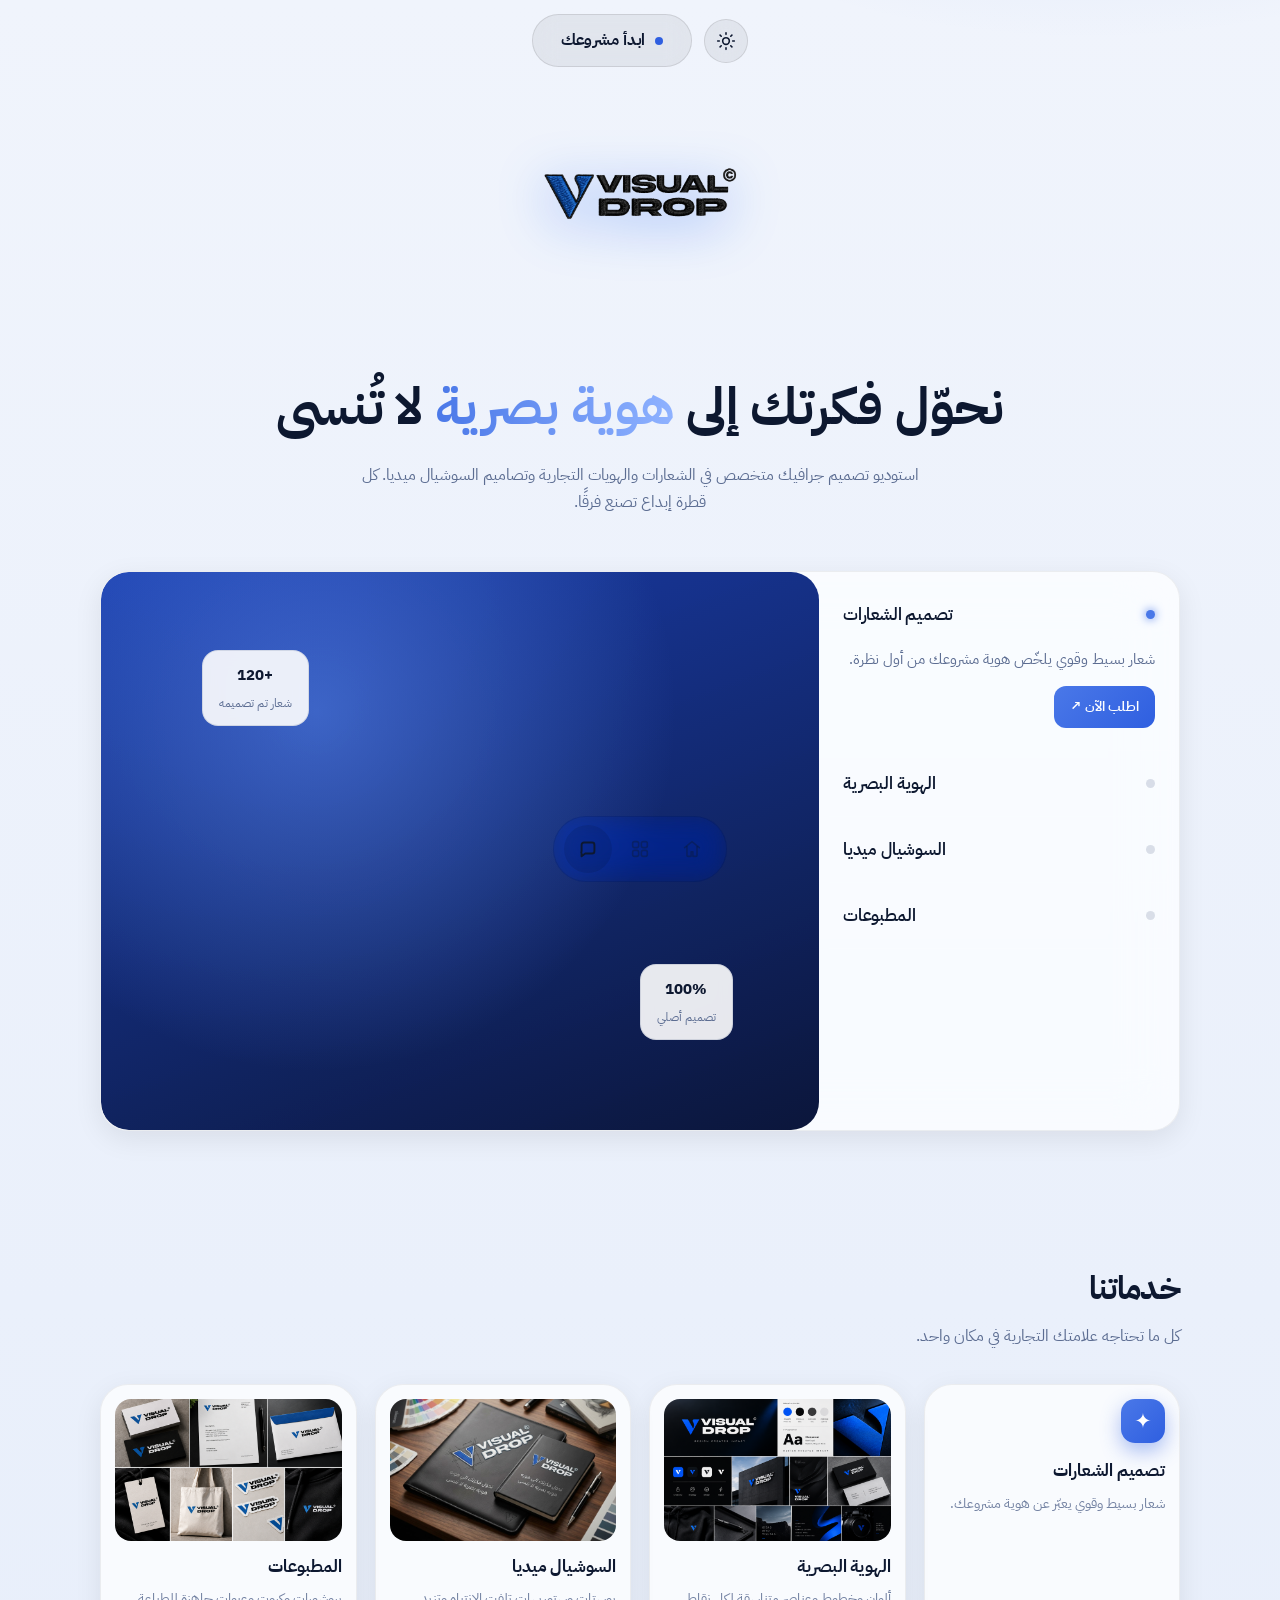
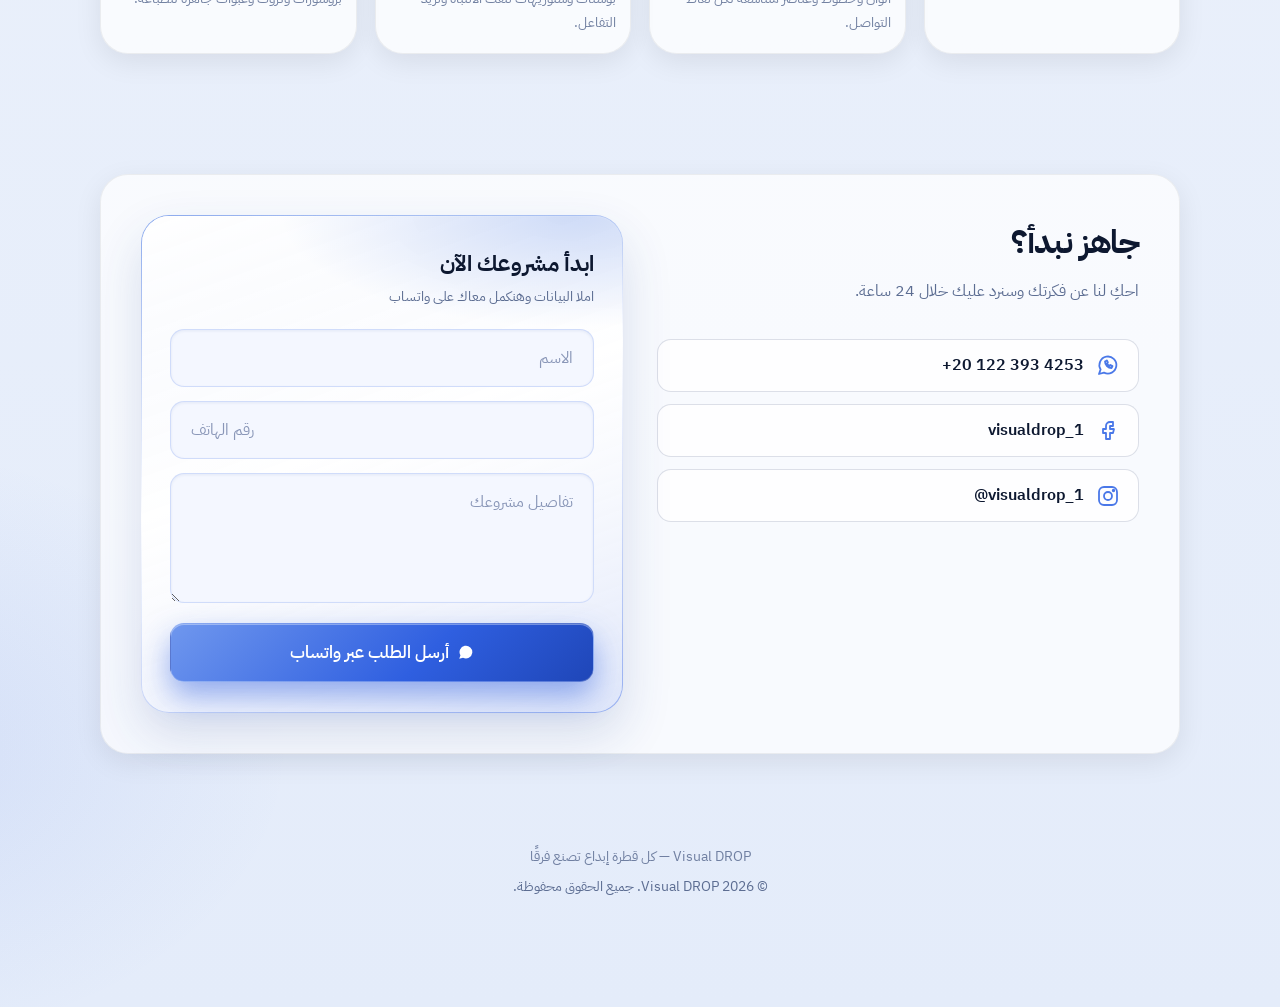
<file: index-12.html>
<!DOCTYPE html>
<html lang="ar" dir="rtl">
<head>
<meta charset="UTF-8">
<meta name="viewport" content="width=device-width, initial-scale=1, viewport-fit=cover">
<title>Visual DROP | استوديو جرافيك ديزاين</title>
<meta name="description" content="استوديو Visual DROP لتصميم الشعارات والهوية البصرية والسوشيال ميديا والمطبوعات.">
<meta name="theme-color" content="#0b1020">
<link rel="icon" href="image/logo.png">
<link href="https://fonts.googleapis.com/css2?family=IBM+Plex+Sans+Arabic:wght@400;500;600;700&display=swap" rel="stylesheet">
<style>
:root{
  --bg:#0b1020; --bg-2:#111833; --panel:rgba(255,255,255,.06); --panel-b:rgba(255,255,255,.14);
  --ink:#f3f6ff; --muted:#aab4d6;
  --blue:#2f5fe0; --blue-l:#5b86e5; --blue-d:#13245e;
  --shadow:0 20px 50px rgba(5,10,30,.5);
}
*{box-sizing:border-box;margin:0;padding:0}
html{scroll-behavior:smooth}
body{
  font-family:'IBM Plex Sans Arabic',system-ui,sans-serif;color:var(--ink);
  background:
    radial-gradient(900px 500px at 85% -10%, rgba(91,134,229,.28), transparent 60%),
    radial-gradient(700px 500px at -10% 90%, rgba(47,95,224,.22), transparent 60%),
    linear-gradient(180deg,var(--bg),var(--bg-2));
  min-height:100vh;overflow-x:hidden;line-height:1.7;
  padding-bottom:calc(78px + env(safe-area-inset-bottom,0px));
}
.glass{
  background:var(--panel);border:1px solid var(--panel-b);
  backdrop-filter:blur(16px) saturate(140%);-webkit-backdrop-filter:blur(16px) saturate(140%);
  box-shadow:var(--shadow), inset 0 1px 0 rgba(255,255,255,.08);border-radius:22px;
}
.wrap{max-width:1120px;margin:auto;padding:0 20px}

/* الهيدر */
header{
  position:sticky;top:0;z-index:30;padding:18px 20px 0;
  display:flex;align-items:center;justify-content:center;gap:12px;
}

nav.top{
  display:flex;align-items:center;gap:18px;padding:8px 10px 8px 8px;border-radius:999px;
}
nav.top .links{display:flex;align-items:center;gap:6px;padding-inline-start:4px}
nav.top .links a{
  color:var(--muted);text-decoration:none;font-weight:600;font-size:.88rem;
  padding:8px 14px;border-radius:999px;transition:background .2s,color .2s
}
nav.top .links a:hover{color:#fff;background:rgba(255,255,255,.08)}
.btn{
  display:inline-block;padding:11px 26px;border-radius:999px;font-weight:700;text-decoration:none;color:#fff;
  background:linear-gradient(135deg,var(--blue-l),var(--blue));border:1px solid rgba(255,255,255,.25);
  box-shadow:0 10px 24px rgba(47,95,224,.4);transition:transform .2s, box-shadow .2s;cursor:pointer;font-family:inherit;font-size:1rem
}
.btn:hover{transform:translateY(-2px);box-shadow:0 14px 30px rgba(47,95,224,.5)}
.btn.ghost{background:var(--panel);color:var(--ink);box-shadow:none;border-color:var(--panel-b)}
.btn-sm{padding:9px 18px;font-size:.85rem}


.logo-showcase{display:flex;justify-content:center;padding:34px 0 6px}
.big-logo{height:150px;width:auto;filter:drop-shadow(0 10px 26px rgba(10,85,245,.4))}
@media(max-width:520px){.big-logo{height:96px}}


.btn-top{
  display:inline-flex;align-items:center;gap:10px;padding:13px 32px;border-radius:999px;
  font-weight:800;font-size:1rem;text-decoration:none;color:#fff;letter-spacing:.2px;
  background:rgba(255,255,255,.1);
  border:1px solid rgba(255,255,255,.35);
  backdrop-filter:blur(14px) saturate(160%);-webkit-backdrop-filter:blur(14px) saturate(160%);
  box-shadow:0 10px 30px rgba(47,95,224,.3), inset 0 1px 0 rgba(255,255,255,.25);
  transition:transform .2s, box-shadow .2s, background .2s;
}
.btn-top:hover{transform:translateY(-2px) scale(1.02);background:rgba(255,255,255,.16);box-shadow:0 14px 36px rgba(47,95,224,.4), inset 0 1px 0 rgba(255,255,255,.3)}
.dot-pulse{width:8px;height:8px;border-radius:50%;background:#fff;box-shadow:0 0 0 0 rgba(255,255,255,.7);animation:pulse 1.8s infinite}
@keyframes pulse{0%{box-shadow:0 0 0 0 rgba(255,255,255,.6)}70%{box-shadow:0 0 0 8px rgba(255,255,255,0)}100%{box-shadow:0 0 0 0 rgba(255,255,255,0)}}

/* الهيرو - أكورديون زي المرجع */
.hero-top{padding:60px 0 20px;text-align:center}
.hero-top h1{font-size:clamp(2rem,5vw,3.2rem);font-weight:800;margin-bottom:12px}
.hero-top h1 span{background:linear-gradient(90deg,var(--blue-l),#8fb2ff);-webkit-background-clip:text;background-clip:text;color:transparent}
.hero-top p{color:var(--muted);max-width:560px;margin:auto}

.showcase{
  display:grid;grid-template-columns:360px 1fr;gap:0;overflow:hidden;min-height:560px;margin:34px 0 70px;
}
.acc{padding:10px}
.acc-item{border-bottom:1px solid var(--panel-b)}
.acc-item:last-child{border-bottom:none}
.acc-head{
  width:100%;background:none;border:none;color:var(--ink);text-align:right;font-family:inherit;
  display:flex;align-items:center;justify-content:space-between;padding:20px 14px;cursor:pointer;font-size:1.05rem;font-weight:700
}
.acc-head .dot{width:9px;height:9px;border-radius:50%;background:var(--panel-b);transition:background .25s}
.acc-item.on .acc-head .dot{background:var(--blue-l);box-shadow:0 0 10px var(--blue-l)}
.acc-item.on .acc-head{color:#fff}
.acc-body{max-height:0;overflow:hidden;transition:max-height .45s ease}
.acc-item.on .acc-body{max-height:260px}
.acc-body-in{padding:0 14px 22px}
.acc-body-in p{color:var(--muted);font-size:.92rem;margin-bottom:14px}
.acc-img{border-radius:14px;overflow:hidden;aspect-ratio:16/9;margin-bottom:14px;
  background:linear-gradient(135deg,var(--blue-d),var(--blue));display:flex;align-items:center;justify-content:center}
.acc-img svg{width:40%;height:40%;opacity:.85}
.mini-btn{
  display:inline-flex;align-items:center;gap:8px;padding:9px 16px;border-radius:12px;font-size:.88rem;font-weight:700;
  color:#fff;background:linear-gradient(135deg,var(--blue-l),var(--blue));text-decoration:none
}

.stage{position:relative;overflow:hidden}
.stage-bg{position:absolute;inset:0;transition:opacity .5s ease}
.stage-bg.s1{background:radial-gradient(circle at 30% 25%,rgba(91,134,229,.55),transparent 55%),
  linear-gradient(160deg,var(--blue-d),#0b1536)}
.stage-bg.s2{background:radial-gradient(circle at 70% 70%,rgba(91,134,229,.5),transparent 55%),
  linear-gradient(200deg,#0b1536,var(--blue-d))}
.stage-bg.s3{background:radial-gradient(circle at 50% 40%,rgba(143,178,255,.45),transparent 55%),
  linear-gradient(135deg,var(--blue-d),#101d4a)}
.stage-bg.s4{background:radial-gradient(circle at 25% 75%,rgba(47,95,224,.6),transparent 55%),
  linear-gradient(210deg,#0b1536,#152457)}
.stage-content{position:absolute;inset:0;display:flex;align-items:center;justify-content:center;opacity:0;transition:opacity .5s ease}
.stage-content.on{opacity:1}
.stage-content svg{width:46%;max-width:300px;height:auto;filter:drop-shadow(0 20px 40px rgba(0,0,0,.5))}
.pill{
  position:absolute;display:flex;flex-direction:column;align-items:center;gap:4px;padding:12px 16px;border-radius:16px;
  background:rgba(10,16,38,.65);border:1px solid rgba(255,255,255,.18);backdrop-filter:blur(8px);font-size:.75rem;color:var(--muted)
}
.pill b{color:#fff;font-size:.95rem}
.pill.p1{top:14%;left:14%} .pill.p2{bottom:16%;right:12%} .pill.p3{top:20%;right:16%} .pill.p4{bottom:20%;left:16%}


.reveal{opacity:0;transform:translateY(18px);transition:opacity .6s ease, transform .6s ease}
.reveal.in{opacity:1;transform:none}

/* الأقسام */
section{padding:60px 0;scroll-margin-top:90px}
.title{font-size:2rem;font-weight:800;margin-bottom:8px}
.sub{color:var(--muted);margin-bottom:34px}
.services{display:grid;grid-template-columns:repeat(4,1fr);gap:18px}
.service{padding:26px;transition:transform .25s}
.service:hover{transform:translateY(-6px)}
.service .ic{width:48px;height:48px;border-radius:14px;display:grid;place-items:center;font-size:1.3rem;margin-bottom:14px;color:#fff;
  background:linear-gradient(135deg,var(--blue-l),var(--blue));box-shadow:0 8px 20px rgba(47,95,224,.4)}
.service h3{font-size:1.1rem;margin-bottom:6px}
.service p{color:var(--muted);font-size:.95rem}

/* التواصل */
.contact{padding:40px;display:grid;grid-template-columns:1fr 1fr;gap:34px}
.links{display:grid;gap:12px;margin-top:6px}
.link{display:flex;align-items:center;gap:12px;padding:12px 18px;border-radius:16px;text-decoration:none;color:var(--ink);font-weight:600;
  background:rgba(255,255,255,.05);border:1px solid var(--panel-b);transition:transform .2s, background .2s}
.link:hover{transform:translateY(-2px);background:rgba(255,255,255,.09)}
.link svg{width:24px;height:24px;flex:none;fill:none;stroke:var(--blue-l);stroke-width:1.8;stroke-linecap:round;stroke-linejoin:round}
.link span{direction:ltr;unicode-bidi:embed}
form{display:grid;gap:14px}
input,textarea{
  width:100%;padding:14px 18px;border-radius:14px;color:var(--ink);font-family:inherit;font-size:1rem;
  background:rgba(255,255,255,.05);border:1px solid var(--panel-b);outline:none;transition:border-color .2s
}
input::placeholder,textarea::placeholder{color:#7c88ad}
input:focus,textarea:focus{border-color:var(--blue-l)}
textarea{min-height:120px;resize:vertical}
footer{text-align:center;color:var(--muted);padding:30px 0;font-size:.9rem}

/* شريط التنقل السفلي — قطعة واحدة بستايل موبايل + زجاج ضبابي */
.tabbar{
  position:fixed;z-index:40;left:0;right:0;
  bottom:0;
  display:flex;align-items:stretch;justify-content:space-around;
  gap:0;padding:8px 10px calc(8px + env(safe-area-inset-bottom,0px));
  width:100%;max-width:100%;
  border-radius:0;
  background:rgba(14,20,42,.55);
  border:none;
  border-top:1px solid rgba(255,255,255,.16);
  backdrop-filter:blur(24px) saturate(180%);
  -webkit-backdrop-filter:blur(24px) saturate(180%);
  box-shadow:0 -8px 32px rgba(0,0,0,.28), inset 0 1px 0 rgba(255,255,255,.1);
}
.tabbar a{
  flex:1;display:flex;flex-direction:column;align-items:center;justify-content:center;
  gap:3px;padding:8px 4px 6px;border-radius:16px;
  color:rgba(231,236,255,.65);text-decoration:none;font-size:.7rem;font-weight:700;
  transition:color .25s ease, background .25s ease, transform .2s ease;
  position:relative;min-width:0;
}
.tabbar a:active{transform:scale(.92)}
.tabbar svg{width:24px;height:24px;fill:none;stroke:currentColor;stroke-width:1.85;stroke-linecap:round;stroke-linejoin:round;transition:transform .25s, stroke-width .25s}
.tabbar a.on{
  color:#fff;
  background:transparent;
  box-shadow:none;
}
.tabbar a.on svg{transform:translateY(-1px);stroke-width:2.15}
/* نقطة/خط صغير تحت التاب النشط — ستايل موبايل */
.tabbar a.on::after{
  content:"";position:absolute;bottom:2px;left:50%;transform:translateX(-50%);
  width:16px;height:3px;border-radius:99px;
  background:linear-gradient(90deg,var(--blue-l),var(--blue));
  box-shadow:0 0 10px rgba(91,134,229,.6);
}

@media(max-width:860px){
  .showcase{grid-template-columns:1fr;min-height:auto}
  .stage{height:340px;order:-1}
  .services{grid-template-columns:1fr 1fr}
  
  .contact{grid-template-columns:1fr}
}
@media(max-width:720px){nav.top .links{display:none}}
@media(max-width:520px){.services{grid-template-columns:1fr}.brand{height:56px;padding:8px 18px}.btn-sm{padding:7px 14px;font-size:.78rem}}
@media(prefers-reduced-motion:reduce){*{animation:none!important;transition:none!important;scroll-behavior:auto!important}}
:focus-visible{outline:2px solid var(--blue-l);outline-offset:3px}
.btn:active, .btn-top:active, .link:active{transform:scale(.97)}

/* Light mode */
html.light{
  --bg:#f4f7ff; --bg-2:#e8eefc; --panel:rgba(255,255,255,.78); --panel-b:rgba(15,30,70,.12);
  --ink:#0f1a36; --muted:#5a6a90;
  --blue:#2f5fe0; --blue-l:#4a78e8; --blue-d:#1a3a9e;
  --shadow:0 20px 50px rgba(30,50,100,.12);
}
html.light body{
  background:
    radial-gradient(900px 500px at 85% -10%, rgba(91,134,229,.18), transparent 60%),
    radial-gradient(700px 500px at -10% 90%, rgba(47,95,224,.12), transparent 60%),
    linear-gradient(180deg,var(--bg),var(--bg-2));
}
html.light .pill{
  background:rgba(255,255,255,.82);border:1px solid rgba(15,30,70,.12);color:var(--muted)
}
html.light .pill b{color:var(--ink)}
html.light input,html.light textarea{
  background:rgba(255,255,255,.9);border-color:rgba(15,30,70,.14)
}
html.light input::placeholder,html.light textarea::placeholder{color:#8a97b8}
html.light .link{background:rgba(255,255,255,.7)}
html.light .link:hover{background:rgba(255,255,255,.95)}
html.light .tabbar{
  background:rgba(255,255,255,.62) !important;
  border:none !important;
  border-top:1px solid rgba(20,40,90,.12) !important;
  box-shadow:0 -8px 28px rgba(30,50,110,.12), inset 0 1px 0 rgba(255,255,255,.7) !important;
}
html.light .tabbar a{color:var(--muted)}
html.light .tabbar a.on{color:#fff}
html.light nav.top .links a:hover{color:var(--ink);background:rgba(15,30,70,.06)}
html.light .btn.ghost{color:var(--ink)}
html.light .stage-bg.s1,html.light .stage-bg.s2,html.light .stage-bg.s3,html.light .stage-bg.s4{
  filter:saturate(1.05) brightness(1.05);
}
html.light .acc-item.on .acc-head{color:var(--ink)}


/* زر تبديل الوضع */
.theme-toggle{
  width:42px;height:42px;border-radius:50%;border:1px solid var(--panel-b);
  background:var(--panel);color:var(--ink);cursor:pointer;display:grid;place-items:center;
  transition:transform .2s, background .2s, border-color .2s;flex:none;padding:0;
  box-shadow:inset 0 1px 0 rgba(255,255,255,.08)
}
.theme-toggle:hover{transform:scale(1.06);background:rgba(255,255,255,.1)}
.theme-toggle svg{width:20px;height:20px;fill:none;stroke:currentColor;stroke-width:1.8;stroke-linecap:round;stroke-linejoin:round}
.theme-toggle .icon-sun{display:none}
.theme-toggle .icon-moon{display:block}
html.light .theme-toggle .icon-sun{display:block}
html.light .theme-toggle .icon-moon{display:none}
html.light .theme-toggle:hover{background:rgba(15,30,70,.08)}


header .theme-toggle{
  background:rgba(255,255,255,.08);border:1px solid rgba(255,255,255,.2);
  backdrop-filter:blur(12px);-webkit-backdrop-filter:blur(12px);
  box-shadow:0 8px 20px rgba(0,0,0,.2)
}
html.light header .theme-toggle{
  background:rgba(255,255,255,.85);border:1px solid rgba(15,30,70,.12);
  box-shadow:0 8px 20px rgba(30,50,100,.1)
}

</style>

<style id="theme-overrides">

/* صور العروض في الـ stage */
.stage-img{
  width:78%;max-width:420px;height:auto;max-height:78%;
  object-fit:contain;border-radius:16px;
  box-shadow:0 20px 50px rgba(0,0,0,.45);
  filter:drop-shadow(0 12px 28px rgba(0,0,0,.35));
}
.stage-content{padding:18px}
/* صور داخل كروت الخدمات */
.service-media{
  width:100%;aspect-ratio:16/10;border-radius:14px;overflow:hidden;
  margin-bottom:14px;background:rgba(0,0,0,.2);
}
.service-media img{
  width:100%;height:100%;object-fit:cover;display:block;
  transition:transform .35s ease;
}
.service:hover .service-media img{transform:scale(1.05)}
.service{overflow:hidden}

/* Light mode: زر ابدأ مشروعك واضح */
html.light .btn-top{
  color:#0d1830 !important;
  background:rgba(255,255,255,.95) !important;
  border:1px solid rgba(20,40,90,.18) !important;
  box-shadow:0 10px 28px rgba(30,50,110,.14) !important;
}
html.light .btn-top .dot-pulse{
  background:#2f5fe0 !important;
  box-shadow:0 0 0 0 rgba(47,95,224,.45);
}
html.light a.btn-top,
html.light header .btn-top{
  color:#0d1830 !important;
}

/* ===== Dark / Light Mode (override) ===== */
html.light{
  --bg:#f0f4fc !important;
  --bg-2:#e4ecfa !important;
  --panel:rgba(255,255,255,.88) !important;
  --panel-b:rgba(20,40,90,.14) !important;
  --ink:#0d1830 !important;
  --muted:#5c6d92 !important;
  --blue:#2f5fe0 !important;
  --blue-l:#4a78e8 !important;
  --blue-d:#1a3a9e !important;
  --shadow:0 18px 44px rgba(30,50,110,.12) !important;
  color-scheme:light;
}
html:not(.light){color-scheme:dark}
html.light body{
  background:
    radial-gradient(900px 500px at 85% -10%, rgba(91,134,229,.16), transparent 60%),
    radial-gradient(700px 500px at -10% 90%, rgba(47,95,224,.10), transparent 60%),
    linear-gradient(180deg,#f0f4fc,#e4ecfa) !important;
  color:#0d1830 !important;
}
html.light .glass{
  background:rgba(255,255,255,.88) !important;
  border-color:rgba(20,40,90,.14) !important;
  box-shadow:0 18px 44px rgba(30,50,110,.12), inset 0 1px 0 rgba(255,255,255,.9) !important;
}
html.light .pill{
  background:rgba(255,255,255,.9) !important;
  border-color:rgba(20,40,90,.12) !important;
  color:#5c6d92 !important;
}
html.light .pill b{color:#0d1830 !important}
html.light input,html.light textarea{
  background:#fff !important;
  border-color:rgba(20,40,90,.16) !important;
  color:#0d1830 !important;
}
html.light input::placeholder,html.light textarea::placeholder{color:#8a97b8 !important}
html.light .link{
  background:rgba(255,255,255,.75) !important;
  color:#0d1830 !important;
}
html.light .link:hover{background:#fff !important}
html.light .tabbar{
  background:rgba(255,255,255,.62) !important;
  border:none !important;
  border-top:1px solid rgba(20,40,90,.12) !important;
  box-shadow:0 -8px 28px rgba(30,50,110,.12), inset 0 1px 0 rgba(255,255,255,.7) !important;
}
html.light .tabbar a{color:#5c6d92 !important}
html.light .tabbar a.on{color:var(--blue) !important;background:transparent !important}
html.light .tabbar a.on::after{
  background:linear-gradient(90deg,var(--blue-l),var(--blue)) !important;
}
html.light .acc-item.on .acc-head{color:#0d1830 !important}
html.light .acc-body-in p,
html.light .sub,
html.light .service p,
html.light footer{color:#5c6d92 !important}
html.light .title,html.light h1,html.light h2,html.light h3{color:#0d1830 !important}
html.light .btn.ghost{color:#0d1830 !important;background:rgba(255,255,255,.7)!important}

/* Theme toggle button - always visible */
.theme-toggle{
  width:44px;height:44px;border-radius:50%;
  border:1px solid rgba(255,255,255,.25);
  background:rgba(255,255,255,.12);
  color:#fff;cursor:pointer;
  display:inline-grid;place-items:center;
  transition:transform .2s, background .2s;
  flex:none;padding:0;position:relative;z-index:50;
  backdrop-filter:blur(12px);-webkit-backdrop-filter:blur(12px);
  box-shadow:0 8px 22px rgba(0,0,0,.25);
}
.theme-toggle:hover{transform:scale(1.08);background:rgba(255,255,255,.2)}
.theme-toggle svg{width:20px;height:20px;pointer-events:none}
.theme-toggle .icon-moon{display:block;fill:#fff;stroke:none}
.theme-toggle .icon-sun{display:none;fill:none;stroke:#0d1830;stroke-width:1.9;stroke-linecap:round;stroke-linejoin:round}
html.light .theme-toggle{
  background:rgba(255,255,255,.95);
  border-color:rgba(20,40,90,.15);
  color:#0d1830;
  box-shadow:0 8px 22px rgba(30,50,110,.12);
}
html.light .theme-toggle .icon-moon{display:none}
html.light .theme-toggle .icon-sun{display:block}

/* Ensure reveal sections become visible */
.reveal.in, section.reveal.in{opacity:1 !important;transform:none !important}
/* Safety: if JS fails, still show after short delay via animation fallback */
@keyframes revealFallback{to{opacity:1;transform:none}}
.reveal{animation:revealFallback .01s 2.5s forwards}

header{
  display:flex !important;
  align-items:center;
  justify-content:center;
  gap:12px;
  flex-wrap:wrap;
}
</style>
<script>
/* Apply theme ASAP before paint */
(function(){
  try{
    var k='vd-theme', s=localStorage.getItem(k);
    if(s==='light') document.documentElement.classList.add('light');
    else if(s==='dark') document.documentElement.classList.remove('light');
    else if(window.matchMedia && matchMedia('(prefers-color-scheme: light)').matches)
      document.documentElement.classList.add('light');
  }catch(e){}
})();
</script>


<style id="ios-style">
/* ===== iOS-inspired polish ===== */
:root{
  --ios-radius:20px;
  --ios-radius-lg:28px;
}
body{
  font-family:'IBM Plex Sans Arabic',-apple-system,BlinkMacSystemFont,system-ui,sans-serif !important;
  -webkit-font-smoothing:antialiased;
  -webkit-tap-highlight-color:transparent;
}
.glass{
  border-radius:var(--ios-radius-lg) !important;
  background:rgba(255,255,255,.08) !important;
  border:1px solid rgba(255,255,255,.12) !important;
  box-shadow:0 8px 32px rgba(0,0,0,.22) !important;
  backdrop-filter:blur(28px) saturate(180%) !important;
  -webkit-backdrop-filter:blur(28px) saturate(180%) !important;
}
html.light .glass{
  background:rgba(255,255,255,.72) !important;
  border:1px solid rgba(0,0,0,.06) !important;
  box-shadow:0 8px 28px rgba(0,0,0,.08) !important;
}
.service{
  padding:14px 14px 18px !important;
  border-radius:var(--ios-radius-lg) !important;
}
.service-media{
  border-radius:16px !important;
  aspect-ratio:16/10 !important;
  background:rgba(0,0,0,.25) !important;
  overflow:hidden !important;
  margin-bottom:12px !important;
}
.service-media img{
  width:100% !important;height:100% !important;
  object-fit:cover !important;display:block !important;
}
.service h3{font-size:1.05rem !important;font-weight:700 !important;letter-spacing:-.01em}
.service p{font-size:.88rem !important;opacity:.85}
.service .ic{
  border-radius:14px !important;
  width:44px !important;height:44px !important;
}
/* Stage images */
.stage-img{
  width:86% !important;max-width:440px !important;
  border-radius:18px !important;
  object-fit:contain !important;
  box-shadow:0 16px 48px rgba(0,0,0,.4) !important;
}
.stage{border-radius:var(--ios-radius-lg);overflow:hidden}
/* Header CTA - iOS pill */
.btn-top{
  border-radius:999px !important;
  font-weight:600 !important;
  letter-spacing:-.01em !important;
  backdrop-filter:blur(20px) saturate(180%) !important;
  -webkit-backdrop-filter:blur(20px) saturate(180%) !important;
}
.theme-toggle{
  border-radius:50% !important;
  backdrop-filter:blur(20px) !important;
  -webkit-backdrop-filter:blur(20px) !important;
}
/* iOS tab bar */
.tabbar{
  border-radius:0 !important;
  background:rgba(10,14,28,.72) !important;
  border-top:0.5px solid rgba(255,255,255,.14) !important;
  backdrop-filter:blur(40px) saturate(200%) !important;
  -webkit-backdrop-filter:blur(40px) saturate(200%) !important;
  box-shadow:none !important;
  padding:6px 8px calc(6px + env(safe-area-inset-bottom,0px)) !important;
}
html.light .tabbar{
  background:rgba(255,255,255,.78) !important;
  border-top:0.5px solid rgba(0,0,0,.08) !important;
}
.tabbar a{
  font-size:.64rem !important;
  font-weight:500 !important;
  letter-spacing:-.01em !important;
  gap:2px !important;
  padding:6px 2px 4px !important;
  border-radius:12px !important;
}
.tabbar a.on{
  color:#5b86e5 !important;
  background:transparent !important;
}
html.light .tabbar a.on{color:#2f5fe0 !important}
.tabbar a.on::after{
  width:4px !important;height:4px !important;
  bottom:1px !important;
  background:currentColor !important;
  box-shadow:none !important;
}
.tabbar svg{width:26px !important;height:26px !important;stroke-width:1.7 !important}
.tabbar a.on svg{stroke-width:2 !important;transform:none !important}
/* Accordion iOS */
.acc-item{border-bottom:0.5px solid rgba(255,255,255,.1) !important}
.acc-head{font-weight:600 !important;letter-spacing:-.01em}
.mini-btn{border-radius:12px !important;font-weight:600 !important}
/* Inputs iOS */
input,textarea{
  border-radius:14px !important;
  border:0.5px solid rgba(255,255,255,.12) !important;
  background:rgba(255,255,255,.06) !important;
  font-size:16px !important; /* prevents iOS zoom on focus */
}
html.light input,html.light textarea{
  background:rgba(0,0,0,.04) !important;
  border:0.5px solid rgba(0,0,0,.08) !important;
}
.btn{
  border-radius:14px !important;
  font-weight:600 !important;
}
.link{border-radius:14px !important}
.title{letter-spacing:-.02em !important;font-weight:800 !important}
/* Safe spacing for notched phones */
header{padding-top:max(14px, env(safe-area-inset-top,0px)) !important}
</style>


<style id="final-polish">
/* زر ابدأ مشروعك — شفاف أكتر + مدوّر أكتر */
.btn-top,
a.btn-top,
header .btn-top{
  border-radius:999px !important;
  padding:12px 28px !important;
  background:rgba(255,255,255,.08) !important;
  border:1px solid rgba(255,255,255,.22) !important;
  color:#fff !important;
  font-weight:650 !important;
  letter-spacing:-.01em !important;
  backdrop-filter:blur(24px) saturate(180%) !important;
  -webkit-backdrop-filter:blur(24px) saturate(180%) !important;
  box-shadow:0 4px 20px rgba(0,0,0,.12), inset 0 1px 0 rgba(255,255,255,.15) !important;
  transition:background .25s, transform .2s, border-color .25s !important;
}
.btn-top:hover,
a.btn-top:hover{
  background:rgba(255,255,255,.14) !important;
  border-color:rgba(255,255,255,.35) !important;
  transform:translateY(-1px) !important;
}
html.light .btn-top,
html.light a.btn-top,
html.light header .btn-top{
  background:rgba(255,255,255,.45) !important;
  border:1px solid rgba(0,0,0,.08) !important;
  color:#0d1830 !important;
  box-shadow:0 4px 18px rgba(0,0,0,.06), inset 0 1px 0 rgba(255,255,255,.8) !important;
}
html.light .btn-top:hover{
  background:rgba(255,255,255,.7) !important;
}

/* زر الثيم — نفس الشفافية */
.theme-toggle{
  background:rgba(255,255,255,.08) !important;
  border:1px solid rgba(255,255,255,.22) !important;
  backdrop-filter:blur(24px) saturate(180%) !important;
  -webkit-backdrop-filter:blur(24px) saturate(180%) !important;
  box-shadow:inset 0 1px 0 rgba(255,255,255,.12) !important;
}
html.light .theme-toggle{
  background:rgba(255,255,255,.45) !important;
  border:1px solid rgba(0,0,0,.08) !important;
}

/* الشريط السفلي — أيقونات أوضح */
.tabbar{
  background:rgba(8,12,24,.65) !important;
  backdrop-filter:blur(40px) saturate(200%) !important;
  -webkit-backdrop-filter:blur(40px) saturate(200%) !important;
  border-top:0.5px solid rgba(255,255,255,.12) !important;
  padding:8px 6px calc(8px + env(safe-area-inset-bottom,0px)) !important;
}
.tabbar a{
  gap:4px !important;
  padding:8px 4px 6px !important;
  color:rgba(255,255,255,.45) !important;
  font-size:.62rem !important;
  font-weight:500 !important;
}
.tabbar a.on{
  color:#6b9fff !important;
}
.tabbar svg{
  width:24px !important;
  height:24px !important;
  stroke-width:1.6 !important;
}
.tabbar a.on svg{
  stroke-width:2 !important;
}
.tabbar a.on::after{
  width:5px !important;
  height:5px !important;
  border-radius:50% !important;
  bottom:2px !important;
  background:currentColor !important;
  box-shadow:0 0 8px currentColor !important;
}
html.light .tabbar{
  background:rgba(255,255,255,.72) !important;
  border-top:0.5px solid rgba(0,0,0,.06) !important;
}
html.light .tabbar a{color:rgba(0,0,0,.35) !important}
html.light .tabbar a.on{color:#2f5fe0 !important}
</style>


<style id="tabbar-v2">
/* شريط سفلي جديد — أيقونات فقط + شفاف زي زر ابدأ مشروعك */
.tabbar{
  position:fixed !important;
  z-index:40 !important;
  left:50% !important;
  right:auto !important;
  transform:translateX(-50%) !important;
  bottom:calc(18px + env(safe-area-inset-bottom,0px)) !important;
  width:auto !important;
  max-width:none !important;
  display:flex !important;
  align-items:center !important;
  justify-content:center !important;
  gap:4px !important;
  padding:8px 10px !important;
  border-radius:999px !important;
  background:rgba(255,255,255,.08) !important;
  border:1px solid rgba(255,255,255,.22) !important;
  backdrop-filter:blur(14px) saturate(160%) !important;
  -webkit-backdrop-filter:blur(14px) saturate(160%) !important;
  box-shadow:0 8px 28px rgba(0,0,0,.2), inset 0 1px 0 rgba(255,255,255,.12) !important;
}
.tabbar a{
  flex:none !important;
  width:48px !important;
  height:48px !important;
  display:grid !important;
  place-items:center !important;
  padding:0 !important;
  margin:0 !important;
  border-radius:50% !important;
  color:rgba(255,255,255,.55) !important;
  background:transparent !important;
  text-decoration:none !important;
  font-size:0 !important;
  line-height:0 !important;
  gap:0 !important;
  transition:color .22s ease, background .22s ease, transform .18s ease !important;
  position:relative !important;
}
.tabbar a:active{transform:scale(.9) !important}
.tabbar svg{
  width:22px !important;
  height:22px !important;
  stroke-width:1.75 !important;
  display:block !important;
}
.tabbar a.on{
  color:#fff !important;
  background:rgba(255,255,255,.14) !important;
  box-shadow:none !important;
}
.tabbar a.on svg{stroke-width:2.1 !important;transform:none !important}
.tabbar a.on::after{display:none !important;content:none !important}

html.light .tabbar{
  background:rgba(255,255,255,.45) !important;
  border:1px solid rgba(0,0,0,.08) !important;
  box-shadow:0 8px 24px rgba(0,0,0,.08), inset 0 1px 0 rgba(255,255,255,.7) !important;
  backdrop-filter:blur(14px) saturate(160%) !important;
  -webkit-backdrop-filter:blur(14px) saturate(160%) !important;
}
html.light .tabbar a{color:rgba(13,24,48,.4) !important}
html.light .tabbar a.on{
  color:#0d1830 !important;
  background:rgba(255,255,255,.7) !important;
}
</style>


<style id="flat-bars">
/* إزالة البيفل من الزر العلوي + الثيم + الشريط السفلي */
.btn-top,
a.btn-top,
header .btn-top{
  background:rgba(255,255,255,.1) !important;
  border:none !important;
  box-shadow:none !important;
  backdrop-filter:blur(12px) !important;
  -webkit-backdrop-filter:blur(12px) !important;
}
.btn-top:hover,
a.btn-top:hover{
  background:rgba(255,255,255,.16) !important;
  box-shadow:none !important;
  border:none !important;
}
html.light .btn-top,
html.light a.btn-top,
html.light header .btn-top{
  background:rgba(0,0,0,.06) !important;
  border:none !important;
  box-shadow:none !important;
  color:#0d1830 !important;
}
html.light .btn-top:hover{
  background:rgba(0,0,0,.1) !important;
}

.theme-toggle{
  background:rgba(255,255,255,.1) !important;
  border:none !important;
  box-shadow:none !important;
  backdrop-filter:blur(12px) !important;
  -webkit-backdrop-filter:blur(12px) !important;
}
html.light .theme-toggle{
  background:rgba(0,0,0,.06) !important;
  border:none !important;
  box-shadow:none !important;
}

.tabbar{
  background:rgba(255,255,255,.1) !important;
  border:none !important;
  box-shadow:none !important;
  backdrop-filter:blur(12px) !important;
  -webkit-backdrop-filter:blur(12px) !important;
}
.tabbar a.on{
  background:rgba(255,255,255,.16) !important;
  box-shadow:none !important;
  border:none !important;
}
.tabbar a.on::after{display:none !important;content:none !important}

html.light .tabbar{
  background:rgba(0,0,0,.06) !important;
  border:none !important;
  box-shadow:none !important;
}
html.light .tabbar a.on{
  background:rgba(0,0,0,.1) !important;
  box-shadow:none !important;
}
</style>


<style id="light-stroke">
/* ستروك خفيف جدًا للبار العلوي والسفلي */
.btn-top,
a.btn-top,
header .btn-top{
  border:1px solid rgba(255,255,255,.18) !important;
  box-shadow:none !important;
}
.theme-toggle{
  border:1px solid rgba(255,255,255,.18) !important;
  box-shadow:none !important;
}
.tabbar{
  border:1px solid rgba(255,255,255,.18) !important;
  box-shadow:none !important;
}
html.light .btn-top,
html.light a.btn-top,
html.light header .btn-top,
html.light .theme-toggle,
html.light .tabbar{
  border:1px solid rgba(0,0,0,.1) !important;
}
/* تأكيد ظهور اللوجو في مكانه تحت الهيدر */
.logo-showcase{
  display:flex !important;
  justify-content:center !important;
  padding:28px 0 8px !important;
}
.big-logo{
  display:block !important;
  height:150px !important;
  width:auto !important;
  max-width:90vw !important;
  object-fit:contain !important;
}
@media(max-width:520px){
  .big-logo{height:96px !important}
}
</style>

<style id="logo-swap">
.logo-light{display:none !important}
html.light .logo-dark{display:none !important}
html.light .logo-light{display:block !important}
html.light.no-ll .logo-dark{display:block !important}
img.big-logo.logo-light{height:200px !important;max-width:96vw !important}
@media(max-width:520px){img.big-logo.logo-light{height:128px !important}}
</style>
</head>
<body>

<header>
<button type="button" class="theme-toggle" id="themeToggle" aria-label="تبديل الوضع الفاتح والداكن" title="الوضع الفاتح / الداكن">
      <svg class="icon-moon" viewBox="0 0 24 24" aria-hidden="true"><path d="M21 14.5A8.5 8.5 0 1 1 9.5 3 7 7 0 0 0 21 14.5z"/></svg>
      <svg class="icon-sun" viewBox="0 0 24 24" aria-hidden="true"><circle cx="12" cy="12" r="4"/><path d="M12 2v2M12 20v2M4.9 4.9l1.4 1.4M17.7 17.7l1.4 1.4M2 12h2M20 12h2M4.9 19.1l1.4-1.4M17.7 6.3l1.4-1.4"/></svg>
    </button>
  <a class="btn btn-top" href="#contact">
    <span class="dot-pulse"></span>
    ابدأ مشروعك
  </a>
</header>

<main class="wrap" id="top">
  <div class="logo-showcase">
    <img src="image/logo.png" alt="Visual DROP" class="big-logo logo-dark">
    <img src="image/logo-light.png" alt="Visual DROP" class="big-logo logo-light" onerror="this.remove();document.documentElement.classList.add('no-ll')">
  </div>
  <div class="hero-top">
    <h1>نحوّل فكرتك إلى <span>هوية بصرية</span> لا تُنسى</h1>
    <p>استوديو تصميم جرافيك متخصص في الشعارات والهويات التجارية وتصاميم السوشيال ميديا. كل قطرة إبداع تصنع فرقًا.</p>
  </div>

  <div class="glass showcase" id="showcase">
    <div class="acc">
      <div class="acc-item on" data-stage="1">
        <button class="acc-head"><span class="dot"></span><span>تصميم الشعارات</span></button>
        <div class="acc-body"><div class="acc-body-in">
          <p>شعار بسيط وقوي يلخّص هوية مشروعك من أول نظرة.</p>
          <a class="mini-btn" href="#contact">اطلب الآن ↗</a>
        </div></div>
      </div>
      <div class="acc-item" data-stage="2">
        <button class="acc-head"><span class="dot"></span><span>الهوية البصرية</span></button>
        <div class="acc-body"><div class="acc-body-in">
          <p>ألوان وخطوط وعناصر متناسقة على كل نقاط التواصل مع عملائك.</p>
          <a class="mini-btn" href="#contact">اطلب الآن ↗</a>
        </div></div>
      </div>
      <div class="acc-item" data-stage="3">
        <button class="acc-head"><span class="dot"></span><span>السوشيال ميديا</span></button>
        <div class="acc-body"><div class="acc-body-in">
          <p>بوستات وستوريهات تلفت الانتباه وتزيد التفاعل على حساباتك.</p>
          <a class="mini-btn" href="#contact">اطلب الآن ↗</a>
        </div></div>
      </div>
      <div class="acc-item" data-stage="4">
        <button class="acc-head"><span class="dot"></span><span>المطبوعات</span></button>
        <div class="acc-body"><div class="acc-body-in">
          <p>بروشورات وكروت وعبوات منتجات جاهزة للطباعة باحترافية.</p>
          <a class="mini-btn" href="#contact">اطلب الآن ↗</a>
        </div></div>
      </div>
    </div>

    <div class="stage">
      <div class="stage-bg s1" id="bg1"></div>
      <div class="stage-bg s2" id="bg2" style="opacity:0"></div>
      <div class="stage-bg s3" id="bg3" style="opacity:0"></div>
      <div class="stage-bg s4" id="bg4" style="opacity:0"></div>

      <div class="stage-content on" data-c="1">
        <img class="logo-dark" src="image/logo.png" alt="Visual DROP" style="width:46%;max-width:300px;height:auto;filter:drop-shadow(0 20px 40px rgba(0,0,0,.5))">
        <div class="pill p1"><b>+120</b>شعار تم تصميمه</div>
        <div class="pill p2"><b>100%</b>تصميم أصلي</div>
      </div>
      <div class="stage-content" data-c="2">
        <img class="stage-img" src="image/identity.png" alt="الهوية البصرية - Visual DROP">
        <div class="pill p3"><b>+40</b>هوية متكاملة</div>
        <div class="pill p4"><b>24h</b>سرعة الرد</div>
      </div>
      <div class="stage-content" data-c="3">
        <img class="stage-img" src="image/social.png" alt="السوشيال ميديا - Visual DROP">
        <div class="pill p1"><b>+300</b>بوست مصمم</div>
        <div class="pill p2"><b>↑</b>نمو تفاعل</div>
      </div>
      <div class="stage-content" data-c="4">
        <img class="stage-img" src="image/prints.png" alt="المطبوعات - Visual DROP">
        <div class="pill p3"><b>+80</b>تصميم مطبوع</div>
        <div class="pill p4"><b>طباعة</b>جاهزة للتسليم</div>
      </div>
    </div>
  </div>

  <section id="services" class="reveal in">
    <h2 class="title">خدماتنا</h2>
    <p class="sub">كل ما تحتاجه علامتك التجارية في مكان واحد.</p>
    <div class="services">
      <div class="glass service"><div class="ic">✦</div><h3>تصميم الشعارات</h3><p>شعار بسيط وقوي يعبّر عن هوية مشروعك.</p></div>
      <div class="glass service">
        <div class="service-media"><img src="image/identity.png" alt="الهوية البصرية"></div>
        <h3>الهوية البصرية</h3><p>ألوان وخطوط وعناصر متناسقة لكل نقاط التواصل.</p>
      </div>
      <div class="glass service">
        <div class="service-media"><img src="image/social.png" alt="السوشيال ميديا"></div>
        <h3>السوشيال ميديا</h3><p>بوستات وستوريهات تلفت الانتباه وتزيد التفاعل.</p>
      </div>
      <div class="glass service">
        <div class="service-media"><img src="image/prints.png" alt="المطبوعات"></div>
        <h3>المطبوعات</h3><p>بروشورات وكروت وعبوات جاهزة للطباعة.</p>
      </div>
    </div>
  </section>

  <section id="contact" class="reveal in">
    <div class="glass contact">
      <div>
        <h2 class="title">جاهز نبدأ؟</h2>
        <p class="sub">احكِ لنا عن فكرتك وسنرد عليك خلال 24 ساعة.</p>
        <div class="links">
          <a class="link" href="https://wa.me/201223934253" target="_blank" rel="noopener"><svg viewBox="0 0 24 24"><path d="M3 21l1.6-4.6A8.5 8.5 0 1 1 8 19.6L3 21z"/><path d="M9 8.5c0 3.5 3 6.5 6.5 6.5l1-2-2-1-1 .9c-1-.5-2-1.5-2.5-2.5l.9-1-1-2-1.9 1.2z"/></svg><span>+20 122 393 4253</span></a>
          <a class="link" href="https://www.facebook.com/visualdrop_1" target="_blank" rel="noopener"><svg viewBox="0 0 24 24"><path d="M14 8h3V4h-3a4 4 0 0 0-4 4v3H7v4h3v6h4v-6h3l1-4h-4V8z"/></svg><span>visualdrop_1</span></a>
          <a class="link" href="https://www.instagram.com/visualdrop_1" target="_blank" rel="noopener"><svg viewBox="0 0 24 24"><rect x="3" y="3" width="18" height="18" rx="5"/><circle cx="12" cy="12" r="4"/><circle cx="17.5" cy="6.5" r=".8"/></svg><span>@visualdrop_1</span></a>
        </div>
      </div>
      <form id="orderForm" novalidate>
        <div class="of-head"><h3>ابدأ مشروعك الآن</h3><p>املا البيانات وهنكمل معاك على واتساب</p></div>
        <input type="text" id="ofName" placeholder="الاسم" required autocomplete="name">
        <input type="tel" id="ofPhone" placeholder="رقم الهاتف" required autocomplete="tel" pattern="^[0-9+\s]{8,15}$" title="رقم هاتف صحيح من 8 أرقام على الأقل">
        <textarea id="ofDetails" placeholder="تفاصيل مشروعك" required minlength="5"></textarea>
        <button class="btn" type="submit" id="ofSubmit">
          <svg viewBox="0 0 24 24" width="18" height="18" style="vertical-align:-3px;margin-left:6px"><path fill="currentColor" d="M3 21l1.6-4.6A8.5 8.5 0 1 1 8 19.6L3 21z"/></svg>
          أرسل الطلب عبر واتساب
        </button>
      </form>
    </div>
  </section>
</main>

<footer>
  <div style="opacity:.85;margin-bottom:6px">Visual DROP — كل قطرة إبداع تصنع فرقًا</div>
  © 2026 Visual DROP. جميع الحقوق محفوظة.
</footer>

<nav class="tabbar" aria-label="التنقل الرئيسي">
  <a href="#top" class="on" aria-label="الرئيسية">
    <svg viewBox="0 0 24 24" fill="none" stroke="currentColor" stroke-linecap="round" stroke-linejoin="round"><path d="M4 10.5 12 4l8 6.5"/><path d="M6.5 9.5V19a1 1 0 0 0 1 1h3.5v-5h2v5H16.5a1 1 0 0 0 1-1V9.5"/></svg>
  </a>
  <a href="#services" aria-label="خدماتنا">
    <svg viewBox="0 0 24 24" fill="none" stroke="currentColor" stroke-linecap="round" stroke-linejoin="round"><rect x="4" y="4" width="6.5" height="6.5" rx="2"/><rect x="13.5" y="4" width="6.5" height="6.5" rx="2"/><rect x="4" y="13.5" width="6.5" height="6.5" rx="2"/><rect x="13.5" y="13.5" width="6.5" height="6.5" rx="2"/></svg>
  </a>
  <a href="#contact" aria-label="تواصل">
    <svg viewBox="0 0 24 24" fill="none" stroke="currentColor" stroke-linecap="round" stroke-linejoin="round"><path d="M5 7.5A2.5 2.5 0 0 1 7.5 5h9A2.5 2.5 0 0 1 19 7.5v7a2.5 2.5 0 0 1-2.5 2.5H9l-4 3v-3A2.5 2.5 0 0 1 5 14.5v-7z"/></svg>
  </a>
</nav>

<script>
// أكورديون العرض الرئيسي (يتغير تلقائيًا كل 4 ثوانٍ، ويتفاعل مع الضغط)
(function(){
  const items = [...document.querySelectorAll('.acc-item')];
  const bgs = {1:document.getElementById('bg1'),2:document.getElementById('bg2'),3:document.getElementById('bg3'),4:document.getElementById('bg4')};
  const contents = [...document.querySelectorAll('.stage-content')];
  let auto;
  function activate(n){
    items.forEach(it=>it.classList.toggle('on', it.dataset.stage===String(n)));
    Object.keys(bgs).forEach(k=>bgs[k].style.opacity = (k===String(n))?'1':'0');
    contents.forEach(c=>c.classList.toggle('on', c.dataset.c===String(n)));
  }
  function startAuto(){
    clearInterval(auto);
    auto = setInterval(()=>{
      const cur = +document.querySelector('.acc-item.on').dataset.stage;
      activate(cur % 4 + 1);
    }, 4000);
  }
  items.forEach(it=>{
    it.querySelector('.acc-head').addEventListener('click', ()=>{ activate(it.dataset.stage); startAuto(); });
  });
  startAuto();
})();

// إرسال الطلب مباشرة على واتساب
var __of = document.getElementById('orderForm');
if(__of) __of.addEventListener('submit', function(e){
  e.preventDefault();
  const form = e.target;
  if(!form.checkValidity()){ form.reportValidity(); return; }
  const name = document.getElementById('ofName').value.trim();
  const phone = document.getElementById('ofPhone').value.trim();
  const details = document.getElementById('ofDetails').value.trim();
  const btn = document.getElementById('ofSubmit');
  btn.disabled = true; btn.style.opacity = '.7';
  let msg = `مرحبًا Visual DROP، معايا طلب تصميم جديد.\nالاسم: ${name}\nرقم التواصل: ${phone}\nتفاصيل المشروع: ${details}`;
  window.open('https://wa.me/201223934253?text=' + encodeURIComponent(msg), '_blank');
  setTimeout(()=>{ btn.disabled=false; btn.style.opacity='1'; }, 1200);
});

// شريط التنقل السفلي
const tabs=[...document.querySelectorAll('.tabbar a')];
const targets=['top','services','contact'].map(id=>document.getElementById(id));
const io=new IntersectionObserver(es=>{
  es.forEach(e=>{ if(e.isIntersecting){
    const i=targets.indexOf(e.target);
    tabs.forEach((t,k)=>t.classList.toggle('on',k===i));
  }});
},{rootMargin:'-40% 0px -50% 0px'});
targets.forEach(t=>t&&io.observe(t));

// ظهور تدريجي للأقسام عند التمرير
const revealIo = new IntersectionObserver(es=>{
  es.forEach(e=>{ if(e.isIntersecting){ e.target.classList.add('in'); revealIo.unobserve(e.target); } });
},{threshold:.15});
document.querySelectorAll('.reveal').forEach(el=>revealIo.observe(el));

// تبديل الوضع الداكن / الفاتح
(function(){
  var root = document.documentElement;
  var btn = document.getElementById('themeToggle');
  var key = 'vd-theme';
  function apply(mode){
    if(mode === 'light') root.classList.add('light');
    else root.classList.remove('light');
    var meta = document.querySelector('meta[name="theme-color"]');
    if(meta) meta.setAttribute('content', mode === 'light' ? '#f0f4fc' : '#0b1020');
    try{ localStorage.setItem(key, mode); }catch(e){}
  }
  if(btn){
    btn.addEventListener('click', function(e){
      e.preventDefault();
      e.stopPropagation();
      var next = root.classList.contains('light') ? 'dark' : 'light';
      apply(next);
    });
  }
  // تأكيد ظهور الأقسام (لو الـ observer ما اشتغلش)
  setTimeout(function(){
    document.querySelectorAll('.reveal').forEach(function(el){ el.classList.add('in'); });
  }, 800);
})();

</script>
<style id="order-form-style">
#orderForm{
  position:relative;gap:14px;padding:30px 28px;border-radius:28px;
  background:linear-gradient(160deg,rgba(255,255,255,.12),rgba(255,255,255,.04)) padding-box,
             linear-gradient(160deg,rgba(143,178,255,.7),rgba(255,255,255,.08) 45%,rgba(47,95,224,.6)) border-box;
  border:1px solid transparent;
  box-shadow:0 24px 60px rgba(5,10,30,.45), inset 0 1px 0 rgba(255,255,255,.18);
  backdrop-filter:blur(24px) saturate(160%);-webkit-backdrop-filter:blur(24px) saturate(160%);
}
#orderForm::before{
  content:"";position:absolute;inset:-1px;border-radius:inherit;pointer-events:none;
  background:radial-gradient(420px 160px at 90% 0%,rgba(91,134,229,.28),transparent 70%);
}
#orderForm .of-head{margin-bottom:6px;position:relative}
#orderForm .of-head h3{font-size:1.35rem;font-weight:700;margin-bottom:2px}
#orderForm .of-head p{font-size:.88rem;color:var(--muted)}
#orderForm input,#orderForm textarea{
  position:relative;padding:16px 20px;border-radius:18px;font-size:1rem;
  background:rgba(255,255,255,.07) !important;border:1px solid rgba(255,255,255,.14) !important;
  box-shadow:inset 0 2px 6px rgba(0,0,0,.12);
  transition:border-color .25s, box-shadow .25s, background .25s, transform .2s;
}
#orderForm input:focus,#orderForm textarea:focus{
  background:rgba(255,255,255,.1) !important;border-color:var(--blue-l) !important;
  box-shadow:0 0 0 4px rgba(91,134,229,.22), inset 0 2px 6px rgba(0,0,0,.1);transform:translateY(-1px);
}
#orderForm textarea{min-height:130px}
#orderForm .btn{
  width:100%;margin-top:6px;padding:16px 26px;border-radius:18px;font-size:1.05rem;font-weight:700;
  display:flex;align-items:center;justify-content:center;gap:8px;
  background:linear-gradient(135deg,#6f97ee,#2f5fe0 60%,#1f46b8);
  box-shadow:0 14px 30px rgba(47,95,224,.5), inset 0 1px 0 rgba(255,255,255,.35);
}
#orderForm .btn:hover{transform:translateY(-2px);box-shadow:0 18px 38px rgba(47,95,224,.6), inset 0 1px 0 rgba(255,255,255,.4)}
#orderForm .btn:active{transform:translateY(0) scale(.99)}
#orderForm .btn svg{margin:0 !important}

html.light #orderForm{
  background:linear-gradient(160deg,#ffffff,rgba(255,255,255,.7)) padding-box,
             linear-gradient(160deg,rgba(91,134,229,.7),rgba(255,255,255,.6) 45%,rgba(47,95,224,.5)) border-box;
  box-shadow:0 22px 50px rgba(30,60,140,.16), inset 0 1px 0 #fff;
}
html.light #orderForm .of-head h3{color:#0d1830 !important}
html.light #orderForm .of-head p{color:#5c6d92}
html.light #orderForm input,html.light #orderForm textarea{
  background:#f4f7ff !important;border:1px solid rgba(47,95,224,.18) !important;color:#0d1830 !important;
  box-shadow:inset 0 1px 3px rgba(30,60,140,.08);
}
html.light #orderForm input:focus,html.light #orderForm textarea:focus{
  background:#fff !important;border-color:#2f5fe0 !important;box-shadow:0 0 0 4px rgba(47,95,224,.15);
}
@media(max-width:520px){#orderForm{padding:24px 18px}}
</style>
</body>
</html>
</file>
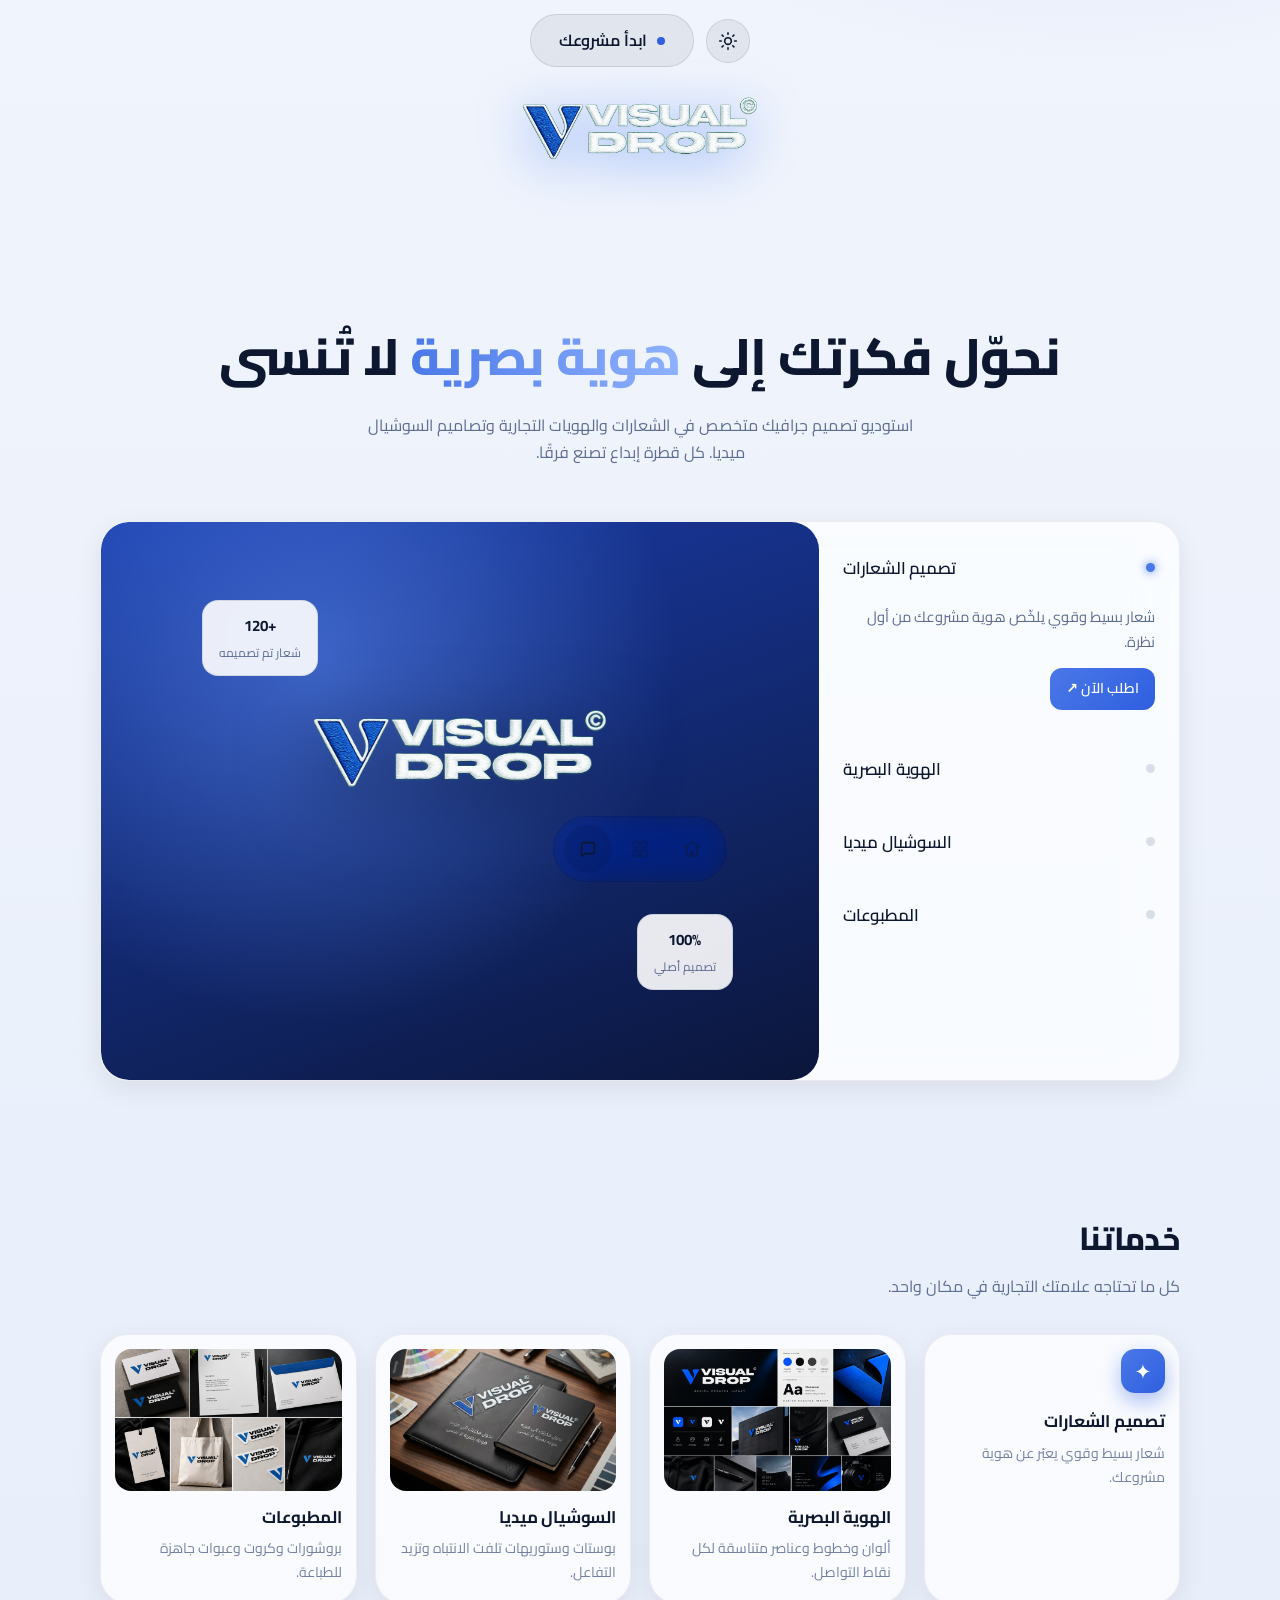
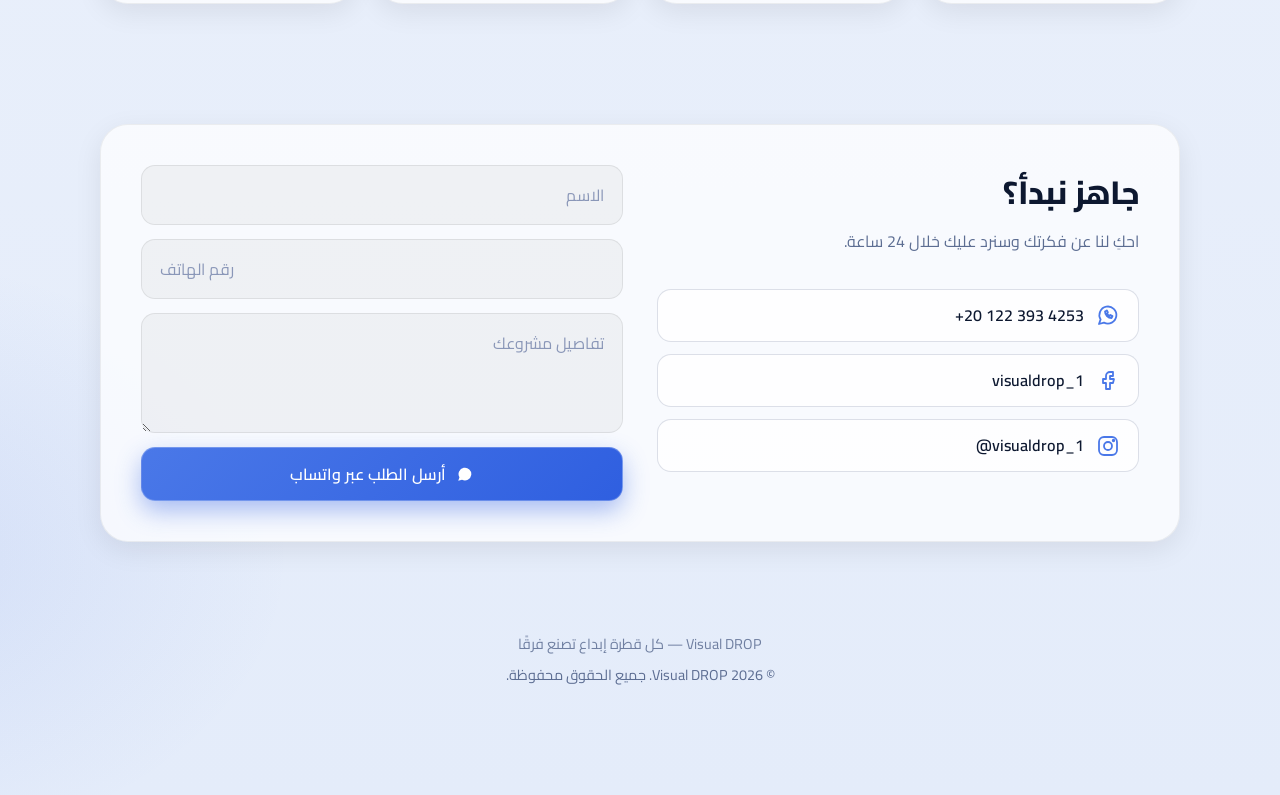
<file: index-13.html>
<!DOCTYPE html>
<html lang="ar" dir="rtl">
<head>
<meta charset="UTF-8">
<meta name="viewport" content="width=device-width, initial-scale=1, viewport-fit=cover">
<title>Visual DROP | استوديو جرافيك ديزاين</title>
<meta name="description" content="استوديو Visual DROP لتصميم الشعارات والهوية البصرية والسوشيال ميديا والمطبوعات.">
<meta name="theme-color" content="#0b1020">
<link rel="icon" href="image/logo.png">
<link href="https://fonts.googleapis.com/css2?family=Cairo:wght@400;600;800&display=swap" rel="stylesheet">
<style>
:root{
  --bg:#0b1020; --bg-2:#111833; --panel:rgba(255,255,255,.06); --panel-b:rgba(255,255,255,.14);
  --ink:#f3f6ff; --muted:#aab4d6;
  --blue:#2f5fe0; --blue-l:#5b86e5; --blue-d:#13245e;
  --shadow:0 20px 50px rgba(5,10,30,.5);
}
*{box-sizing:border-box;margin:0;padding:0}
html{scroll-behavior:smooth}
body{
  font-family:'Cairo',system-ui,sans-serif;color:var(--ink);
  background:
    radial-gradient(900px 500px at 85% -10%, rgba(91,134,229,.28), transparent 60%),
    radial-gradient(700px 500px at -10% 90%, rgba(47,95,224,.22), transparent 60%),
    linear-gradient(180deg,var(--bg),var(--bg-2));
  min-height:100vh;overflow-x:hidden;line-height:1.7;
  padding-bottom:calc(78px + env(safe-area-inset-bottom,0px));
}
.glass{
  background:var(--panel);border:1px solid var(--panel-b);
  backdrop-filter:blur(16px) saturate(140%);-webkit-backdrop-filter:blur(16px) saturate(140%);
  box-shadow:var(--shadow), inset 0 1px 0 rgba(255,255,255,.08);border-radius:22px;
}
.wrap{max-width:1120px;margin:auto;padding:0 20px}

/* الهيدر */
header{
  position:sticky;top:0;z-index:30;padding:18px 20px 0;
  display:flex;align-items:center;justify-content:center;gap:12px;
}

nav.top{
  display:flex;align-items:center;gap:18px;padding:8px 10px 8px 8px;border-radius:999px;
}
nav.top .links{display:flex;align-items:center;gap:6px;padding-inline-start:4px}
nav.top .links a{
  color:var(--muted);text-decoration:none;font-weight:600;font-size:.88rem;
  padding:8px 14px;border-radius:999px;transition:background .2s,color .2s
}
nav.top .links a:hover{color:#fff;background:rgba(255,255,255,.08)}
.btn{
  display:inline-block;padding:11px 26px;border-radius:999px;font-weight:700;text-decoration:none;color:#fff;
  background:linear-gradient(135deg,var(--blue-l),var(--blue));border:1px solid rgba(255,255,255,.25);
  box-shadow:0 10px 24px rgba(47,95,224,.4);transition:transform .2s, box-shadow .2s;cursor:pointer;font-family:inherit;font-size:1rem
}
.btn:hover{transform:translateY(-2px);box-shadow:0 14px 30px rgba(47,95,224,.5)}
.btn.ghost{background:var(--panel);color:var(--ink);box-shadow:none;border-color:var(--panel-b)}
.btn-sm{padding:9px 18px;font-size:.85rem}


.logo-showcase{display:flex;justify-content:center;padding:34px 0 6px}
.big-logo{height:150px;width:auto;filter:drop-shadow(0 10px 26px rgba(10,85,245,.4))}
@media(max-width:520px){.big-logo{height:96px}}


.btn-top{
  display:inline-flex;align-items:center;gap:10px;padding:13px 32px;border-radius:999px;
  font-weight:800;font-size:1rem;text-decoration:none;color:#fff;letter-spacing:.2px;
  background:rgba(255,255,255,.1);
  border:1px solid rgba(255,255,255,.35);
  backdrop-filter:blur(14px) saturate(160%);-webkit-backdrop-filter:blur(14px) saturate(160%);
  box-shadow:0 10px 30px rgba(47,95,224,.3), inset 0 1px 0 rgba(255,255,255,.25);
  transition:transform .2s, box-shadow .2s, background .2s;
}
.btn-top:hover{transform:translateY(-2px) scale(1.02);background:rgba(255,255,255,.16);box-shadow:0 14px 36px rgba(47,95,224,.4), inset 0 1px 0 rgba(255,255,255,.3)}
.dot-pulse{width:8px;height:8px;border-radius:50%;background:#fff;box-shadow:0 0 0 0 rgba(255,255,255,.7);animation:pulse 1.8s infinite}
@keyframes pulse{0%{box-shadow:0 0 0 0 rgba(255,255,255,.6)}70%{box-shadow:0 0 0 8px rgba(255,255,255,0)}100%{box-shadow:0 0 0 0 rgba(255,255,255,0)}}

/* الهيرو - أكورديون زي المرجع */
.hero-top{padding:60px 0 20px;text-align:center}
.hero-top h1{font-size:clamp(2rem,5vw,3.2rem);font-weight:800;margin-bottom:12px}
.hero-top h1 span{background:linear-gradient(90deg,var(--blue-l),#8fb2ff);-webkit-background-clip:text;background-clip:text;color:transparent}
.hero-top p{color:var(--muted);max-width:560px;margin:auto}

.showcase{
  display:grid;grid-template-columns:360px 1fr;gap:0;overflow:hidden;min-height:560px;margin:34px 0 70px;
}
.acc{padding:10px}
.acc-item{border-bottom:1px solid var(--panel-b)}
.acc-item:last-child{border-bottom:none}
.acc-head{
  width:100%;background:none;border:none;color:var(--ink);text-align:right;font-family:inherit;
  display:flex;align-items:center;justify-content:space-between;padding:20px 14px;cursor:pointer;font-size:1.05rem;font-weight:700
}
.acc-head .dot{width:9px;height:9px;border-radius:50%;background:var(--panel-b);transition:background .25s}
.acc-item.on .acc-head .dot{background:var(--blue-l);box-shadow:0 0 10px var(--blue-l)}
.acc-item.on .acc-head{color:#fff}
.acc-body{max-height:0;overflow:hidden;transition:max-height .45s ease}
.acc-item.on .acc-body{max-height:260px}
.acc-body-in{padding:0 14px 22px}
.acc-body-in p{color:var(--muted);font-size:.92rem;margin-bottom:14px}
.acc-img{border-radius:14px;overflow:hidden;aspect-ratio:16/9;margin-bottom:14px;
  background:linear-gradient(135deg,var(--blue-d),var(--blue));display:flex;align-items:center;justify-content:center}
.acc-img svg{width:40%;height:40%;opacity:.85}
.mini-btn{
  display:inline-flex;align-items:center;gap:8px;padding:9px 16px;border-radius:12px;font-size:.88rem;font-weight:700;
  color:#fff;background:linear-gradient(135deg,var(--blue-l),var(--blue));text-decoration:none
}

.stage{position:relative;overflow:hidden}
.stage-bg{position:absolute;inset:0;transition:opacity .5s ease}
.stage-bg.s1{background:radial-gradient(circle at 30% 25%,rgba(91,134,229,.55),transparent 55%),
  linear-gradient(160deg,var(--blue-d),#0b1536)}
.stage-bg.s2{background:radial-gradient(circle at 70% 70%,rgba(91,134,229,.5),transparent 55%),
  linear-gradient(200deg,#0b1536,var(--blue-d))}
.stage-bg.s3{background:radial-gradient(circle at 50% 40%,rgba(143,178,255,.45),transparent 55%),
  linear-gradient(135deg,var(--blue-d),#101d4a)}
.stage-bg.s4{background:radial-gradient(circle at 25% 75%,rgba(47,95,224,.6),transparent 55%),
  linear-gradient(210deg,#0b1536,#152457)}
.stage-content{position:absolute;inset:0;display:flex;align-items:center;justify-content:center;opacity:0;transition:opacity .5s ease}
.stage-content.on{opacity:1}
.stage-content svg{width:46%;max-width:300px;height:auto;filter:drop-shadow(0 20px 40px rgba(0,0,0,.5))}
.pill{
  position:absolute;display:flex;flex-direction:column;align-items:center;gap:4px;padding:12px 16px;border-radius:16px;
  background:rgba(10,16,38,.65);border:1px solid rgba(255,255,255,.18);backdrop-filter:blur(8px);font-size:.75rem;color:var(--muted)
}
.pill b{color:#fff;font-size:.95rem}
.pill.p1{top:14%;left:14%} .pill.p2{bottom:16%;right:12%} .pill.p3{top:20%;right:16%} .pill.p4{bottom:20%;left:16%}


.reveal{opacity:0;transform:translateY(18px);transition:opacity .6s ease, transform .6s ease}
.reveal.in{opacity:1;transform:none}

/* الأقسام */
section{padding:60px 0;scroll-margin-top:90px}
.title{font-size:2rem;font-weight:800;margin-bottom:8px}
.sub{color:var(--muted);margin-bottom:34px}
.services{display:grid;grid-template-columns:repeat(4,1fr);gap:18px}
.service{padding:26px;transition:transform .25s}
.service:hover{transform:translateY(-6px)}
.service .ic{width:48px;height:48px;border-radius:14px;display:grid;place-items:center;font-size:1.3rem;margin-bottom:14px;color:#fff;
  background:linear-gradient(135deg,var(--blue-l),var(--blue));box-shadow:0 8px 20px rgba(47,95,224,.4)}
.service h3{font-size:1.1rem;margin-bottom:6px}
.service p{color:var(--muted);font-size:.95rem}

/* التواصل */
.contact{padding:40px;display:grid;grid-template-columns:1fr 1fr;gap:34px}
.links{display:grid;gap:12px;margin-top:6px}
.link{display:flex;align-items:center;gap:12px;padding:12px 18px;border-radius:16px;text-decoration:none;color:var(--ink);font-weight:600;
  background:rgba(255,255,255,.05);border:1px solid var(--panel-b);transition:transform .2s, background .2s}
.link:hover{transform:translateY(-2px);background:rgba(255,255,255,.09)}
.link svg{width:24px;height:24px;flex:none;fill:none;stroke:var(--blue-l);stroke-width:1.8;stroke-linecap:round;stroke-linejoin:round}
.link span{direction:ltr;unicode-bidi:embed}
form{display:grid;gap:14px}
input,textarea{
  width:100%;padding:14px 18px;border-radius:14px;color:var(--ink);font-family:inherit;font-size:1rem;
  background:rgba(255,255,255,.05);border:1px solid var(--panel-b);outline:none;transition:border-color .2s
}
input::placeholder,textarea::placeholder{color:#7c88ad}
input:focus,textarea:focus{border-color:var(--blue-l)}
textarea{min-height:120px;resize:vertical}
footer{text-align:center;color:var(--muted);padding:30px 0;font-size:.9rem}

/* شريط التنقل السفلي — قطعة واحدة بستايل موبايل + زجاج ضبابي */
.tabbar{
  position:fixed;z-index:40;left:0;right:0;
  bottom:0;
  display:flex;align-items:stretch;justify-content:space-around;
  gap:0;padding:8px 10px calc(8px + env(safe-area-inset-bottom,0px));
  width:100%;max-width:100%;
  border-radius:0;
  background:rgba(14,20,42,.55);
  border:none;
  border-top:1px solid rgba(255,255,255,.16);
  backdrop-filter:blur(24px) saturate(180%);
  -webkit-backdrop-filter:blur(24px) saturate(180%);
  box-shadow:0 -8px 32px rgba(0,0,0,.28), inset 0 1px 0 rgba(255,255,255,.1);
}
.tabbar a{
  flex:1;display:flex;flex-direction:column;align-items:center;justify-content:center;
  gap:3px;padding:8px 4px 6px;border-radius:16px;
  color:rgba(231,236,255,.65);text-decoration:none;font-size:.7rem;font-weight:700;
  transition:color .25s ease, background .25s ease, transform .2s ease;
  position:relative;min-width:0;
}
.tabbar a:active{transform:scale(.92)}
.tabbar svg{width:24px;height:24px;fill:none;stroke:currentColor;stroke-width:1.85;stroke-linecap:round;stroke-linejoin:round;transition:transform .25s, stroke-width .25s}
.tabbar a.on{
  color:#fff;
  background:transparent;
  box-shadow:none;
}
.tabbar a.on svg{transform:translateY(-1px);stroke-width:2.15}
/* نقطة/خط صغير تحت التاب النشط — ستايل موبايل */
.tabbar a.on::after{
  content:"";position:absolute;bottom:2px;left:50%;transform:translateX(-50%);
  width:16px;height:3px;border-radius:99px;
  background:linear-gradient(90deg,var(--blue-l),var(--blue));
  box-shadow:0 0 10px rgba(91,134,229,.6);
}

@media(max-width:860px){
  .showcase{grid-template-columns:1fr;min-height:auto}
  .stage{height:340px;order:-1}
  .services{grid-template-columns:1fr 1fr}
  
  .contact{grid-template-columns:1fr}
}
@media(max-width:720px){nav.top .links{display:none}}
@media(max-width:520px){.services{grid-template-columns:1fr}.brand{height:56px;padding:8px 18px}.btn-sm{padding:7px 14px;font-size:.78rem}}
@media(prefers-reduced-motion:reduce){*{animation:none!important;transition:none!important;scroll-behavior:auto!important}}
:focus-visible{outline:2px solid var(--blue-l);outline-offset:3px}
.btn:active, .btn-top:active, .link:active{transform:scale(.97)}

/* Light mode */
html.light{
  --bg:#f4f7ff; --bg-2:#e8eefc; --panel:rgba(255,255,255,.78); --panel-b:rgba(15,30,70,.12);
  --ink:#0f1a36; --muted:#5a6a90;
  --blue:#2f5fe0; --blue-l:#4a78e8; --blue-d:#1a3a9e;
  --shadow:0 20px 50px rgba(30,50,100,.12);
}
html.light body{
  background:
    radial-gradient(900px 500px at 85% -10%, rgba(91,134,229,.18), transparent 60%),
    radial-gradient(700px 500px at -10% 90%, rgba(47,95,224,.12), transparent 60%),
    linear-gradient(180deg,var(--bg),var(--bg-2));
}
html.light .pill{
  background:rgba(255,255,255,.82);border:1px solid rgba(15,30,70,.12);color:var(--muted)
}
html.light .pill b{color:var(--ink)}
html.light input,html.light textarea{
  background:rgba(255,255,255,.9);border-color:rgba(15,30,70,.14)
}
html.light input::placeholder,html.light textarea::placeholder{color:#8a97b8}
html.light .link{background:rgba(255,255,255,.7)}
html.light .link:hover{background:rgba(255,255,255,.95)}
html.light .tabbar{
  background:rgba(255,255,255,.62) !important;
  border:none !important;
  border-top:1px solid rgba(20,40,90,.12) !important;
  box-shadow:0 -8px 28px rgba(30,50,110,.12), inset 0 1px 0 rgba(255,255,255,.7) !important;
}
html.light .tabbar a{color:var(--muted)}
html.light .tabbar a.on{color:#fff}
html.light nav.top .links a:hover{color:var(--ink);background:rgba(15,30,70,.06)}
html.light .btn.ghost{color:var(--ink)}
html.light .stage-bg.s1,html.light .stage-bg.s2,html.light .stage-bg.s3,html.light .stage-bg.s4{
  filter:saturate(1.05) brightness(1.05);
}
html.light .acc-item.on .acc-head{color:var(--ink)}


/* زر تبديل الوضع */
.theme-toggle{
  width:42px;height:42px;border-radius:50%;border:1px solid var(--panel-b);
  background:var(--panel);color:var(--ink);cursor:pointer;display:grid;place-items:center;
  transition:transform .2s, background .2s, border-color .2s;flex:none;padding:0;
  box-shadow:inset 0 1px 0 rgba(255,255,255,.08)
}
.theme-toggle:hover{transform:scale(1.06);background:rgba(255,255,255,.1)}
.theme-toggle svg{width:20px;height:20px;fill:none;stroke:currentColor;stroke-width:1.8;stroke-linecap:round;stroke-linejoin:round}
.theme-toggle .icon-sun{display:none}
.theme-toggle .icon-moon{display:block}
html.light .theme-toggle .icon-sun{display:block}
html.light .theme-toggle .icon-moon{display:none}
html.light .theme-toggle:hover{background:rgba(15,30,70,.08)}


header .theme-toggle{
  background:rgba(255,255,255,.08);border:1px solid rgba(255,255,255,.2);
  backdrop-filter:blur(12px);-webkit-backdrop-filter:blur(12px);
  box-shadow:0 8px 20px rgba(0,0,0,.2)
}
html.light header .theme-toggle{
  background:rgba(255,255,255,.85);border:1px solid rgba(15,30,70,.12);
  box-shadow:0 8px 20px rgba(30,50,100,.1)
}

</style>

<style id="theme-overrides">

/* صور العروض في الـ stage */
.stage-img{
  width:78%;max-width:420px;height:auto;max-height:78%;
  object-fit:contain;border-radius:16px;
  box-shadow:0 20px 50px rgba(0,0,0,.45);
  filter:drop-shadow(0 12px 28px rgba(0,0,0,.35));
}
.stage-content{padding:18px}
/* صور داخل كروت الخدمات */
.service-media{
  width:100%;aspect-ratio:16/10;border-radius:14px;overflow:hidden;
  margin-bottom:14px;background:rgba(0,0,0,.2);
}
.service-media img{
  width:100%;height:100%;object-fit:cover;display:block;
  transition:transform .35s ease;
}
.service:hover .service-media img{transform:scale(1.05)}
.service{overflow:hidden}

/* Light mode: زر ابدأ مشروعك واضح */
html.light .btn-top{
  color:#0d1830 !important;
  background:rgba(255,255,255,.95) !important;
  border:1px solid rgba(20,40,90,.18) !important;
  box-shadow:0 10px 28px rgba(30,50,110,.14) !important;
}
html.light .btn-top .dot-pulse{
  background:#2f5fe0 !important;
  box-shadow:0 0 0 0 rgba(47,95,224,.45);
}
html.light a.btn-top,
html.light header .btn-top{
  color:#0d1830 !important;
}

/* ===== Dark / Light Mode (override) ===== */
html.light{
  --bg:#f0f4fc !important;
  --bg-2:#e4ecfa !important;
  --panel:rgba(255,255,255,.88) !important;
  --panel-b:rgba(20,40,90,.14) !important;
  --ink:#0d1830 !important;
  --muted:#5c6d92 !important;
  --blue:#2f5fe0 !important;
  --blue-l:#4a78e8 !important;
  --blue-d:#1a3a9e !important;
  --shadow:0 18px 44px rgba(30,50,110,.12) !important;
  color-scheme:light;
}
html:not(.light){color-scheme:dark}
html.light body{
  background:
    radial-gradient(900px 500px at 85% -10%, rgba(91,134,229,.16), transparent 60%),
    radial-gradient(700px 500px at -10% 90%, rgba(47,95,224,.10), transparent 60%),
    linear-gradient(180deg,#f0f4fc,#e4ecfa) !important;
  color:#0d1830 !important;
}
html.light .glass{
  background:rgba(255,255,255,.88) !important;
  border-color:rgba(20,40,90,.14) !important;
  box-shadow:0 18px 44px rgba(30,50,110,.12), inset 0 1px 0 rgba(255,255,255,.9) !important;
}
html.light .pill{
  background:rgba(255,255,255,.9) !important;
  border-color:rgba(20,40,90,.12) !important;
  color:#5c6d92 !important;
}
html.light .pill b{color:#0d1830 !important}
html.light input,html.light textarea{
  background:#fff !important;
  border-color:rgba(20,40,90,.16) !important;
  color:#0d1830 !important;
}
html.light input::placeholder,html.light textarea::placeholder{color:#8a97b8 !important}
html.light .link{
  background:rgba(255,255,255,.75) !important;
  color:#0d1830 !important;
}
html.light .link:hover{background:#fff !important}
html.light .tabbar{
  background:rgba(255,255,255,.62) !important;
  border:none !important;
  border-top:1px solid rgba(20,40,90,.12) !important;
  box-shadow:0 -8px 28px rgba(30,50,110,.12), inset 0 1px 0 rgba(255,255,255,.7) !important;
}
html.light .tabbar a{color:#5c6d92 !important}
html.light .tabbar a.on{color:var(--blue) !important;background:transparent !important}
html.light .tabbar a.on::after{
  background:linear-gradient(90deg,var(--blue-l),var(--blue)) !important;
}
html.light .acc-item.on .acc-head{color:#0d1830 !important}
html.light .acc-body-in p,
html.light .sub,
html.light .service p,
html.light footer{color:#5c6d92 !important}
html.light .title,html.light h1,html.light h2,html.light h3{color:#0d1830 !important}
html.light .btn.ghost{color:#0d1830 !important;background:rgba(255,255,255,.7)!important}

/* Theme toggle button - always visible */
.theme-toggle{
  width:44px;height:44px;border-radius:50%;
  border:1px solid rgba(255,255,255,.25);
  background:rgba(255,255,255,.12);
  color:#fff;cursor:pointer;
  display:inline-grid;place-items:center;
  transition:transform .2s, background .2s;
  flex:none;padding:0;position:relative;z-index:50;
  backdrop-filter:blur(12px);-webkit-backdrop-filter:blur(12px);
  box-shadow:0 8px 22px rgba(0,0,0,.25);
}
.theme-toggle:hover{transform:scale(1.08);background:rgba(255,255,255,.2)}
.theme-toggle svg{width:20px;height:20px;pointer-events:none}
.theme-toggle .icon-moon{display:block;fill:#fff;stroke:none}
.theme-toggle .icon-sun{display:none;fill:none;stroke:#0d1830;stroke-width:1.9;stroke-linecap:round;stroke-linejoin:round}
html.light .theme-toggle{
  background:rgba(255,255,255,.95);
  border-color:rgba(20,40,90,.15);
  color:#0d1830;
  box-shadow:0 8px 22px rgba(30,50,110,.12);
}
html.light .theme-toggle .icon-moon{display:none}
html.light .theme-toggle .icon-sun{display:block}

/* Ensure reveal sections become visible */
.reveal.in, section.reveal.in{opacity:1 !important;transform:none !important}
/* Safety: if JS fails, still show after short delay via animation fallback */
@keyframes revealFallback{to{opacity:1;transform:none}}
.reveal{animation:revealFallback .01s 2.5s forwards}

header{
  display:flex !important;
  align-items:center;
  justify-content:center;
  gap:12px;
  flex-wrap:wrap;
}
</style>
<script>
/* Apply theme ASAP before paint */
(function(){
  try{
    var k='vd-theme', s=localStorage.getItem(k);
    if(s==='light') document.documentElement.classList.add('light');
    else if(s==='dark') document.documentElement.classList.remove('light');
    else if(window.matchMedia && matchMedia('(prefers-color-scheme: light)').matches)
      document.documentElement.classList.add('light');
  }catch(e){}
})();
</script>


<style id="ios-style">
/* ===== iOS-inspired polish ===== */
:root{
  --ios-radius:20px;
  --ios-radius-lg:28px;
}
body{
  font-family:-apple-system,BlinkMacSystemFont,'SF Pro Text','SF Pro Display','Cairo',system-ui,sans-serif !important;
  -webkit-font-smoothing:antialiased;
  -webkit-tap-highlight-color:transparent;
}
.glass{
  border-radius:var(--ios-radius-lg) !important;
  background:rgba(255,255,255,.08) !important;
  border:1px solid rgba(255,255,255,.12) !important;
  box-shadow:0 8px 32px rgba(0,0,0,.22) !important;
  backdrop-filter:blur(28px) saturate(180%) !important;
  -webkit-backdrop-filter:blur(28px) saturate(180%) !important;
}
html.light .glass{
  background:rgba(255,255,255,.72) !important;
  border:1px solid rgba(0,0,0,.06) !important;
  box-shadow:0 8px 28px rgba(0,0,0,.08) !important;
}
.service{
  padding:14px 14px 18px !important;
  border-radius:var(--ios-radius-lg) !important;
}
.service-media{
  border-radius:16px !important;
  aspect-ratio:16/10 !important;
  background:rgba(0,0,0,.25) !important;
  overflow:hidden !important;
  margin-bottom:12px !important;
}
.service-media img{
  width:100% !important;height:100% !important;
  object-fit:cover !important;display:block !important;
}
.service h3{font-size:1.05rem !important;font-weight:700 !important;letter-spacing:-.01em}
.service p{font-size:.88rem !important;opacity:.85}
.service .ic{
  border-radius:14px !important;
  width:44px !important;height:44px !important;
}
/* Stage images */
.stage-img{
  width:86% !important;max-width:440px !important;
  border-radius:18px !important;
  object-fit:contain !important;
  box-shadow:0 16px 48px rgba(0,0,0,.4) !important;
}
.stage{border-radius:var(--ios-radius-lg);overflow:hidden}
/* Header CTA - iOS pill */
.btn-top{
  border-radius:999px !important;
  font-weight:600 !important;
  letter-spacing:-.01em !important;
  backdrop-filter:blur(20px) saturate(180%) !important;
  -webkit-backdrop-filter:blur(20px) saturate(180%) !important;
}
.theme-toggle{
  border-radius:50% !important;
  backdrop-filter:blur(20px) !important;
  -webkit-backdrop-filter:blur(20px) !important;
}
/* iOS tab bar */
.tabbar{
  border-radius:0 !important;
  background:rgba(10,14,28,.72) !important;
  border-top:0.5px solid rgba(255,255,255,.14) !important;
  backdrop-filter:blur(40px) saturate(200%) !important;
  -webkit-backdrop-filter:blur(40px) saturate(200%) !important;
  box-shadow:none !important;
  padding:6px 8px calc(6px + env(safe-area-inset-bottom,0px)) !important;
}
html.light .tabbar{
  background:rgba(255,255,255,.78) !important;
  border-top:0.5px solid rgba(0,0,0,.08) !important;
}
.tabbar a{
  font-size:.64rem !important;
  font-weight:500 !important;
  letter-spacing:-.01em !important;
  gap:2px !important;
  padding:6px 2px 4px !important;
  border-radius:12px !important;
}
.tabbar a.on{
  color:#5b86e5 !important;
  background:transparent !important;
}
html.light .tabbar a.on{color:#2f5fe0 !important}
.tabbar a.on::after{
  width:4px !important;height:4px !important;
  bottom:1px !important;
  background:currentColor !important;
  box-shadow:none !important;
}
.tabbar svg{width:26px !important;height:26px !important;stroke-width:1.7 !important}
.tabbar a.on svg{stroke-width:2 !important;transform:none !important}
/* Accordion iOS */
.acc-item{border-bottom:0.5px solid rgba(255,255,255,.1) !important}
.acc-head{font-weight:600 !important;letter-spacing:-.01em}
.mini-btn{border-radius:12px !important;font-weight:600 !important}
/* Inputs iOS */
input,textarea{
  border-radius:14px !important;
  border:0.5px solid rgba(255,255,255,.12) !important;
  background:rgba(255,255,255,.06) !important;
  font-size:16px !important; /* prevents iOS zoom on focus */
}
html.light input,html.light textarea{
  background:rgba(0,0,0,.04) !important;
  border:0.5px solid rgba(0,0,0,.08) !important;
}
.btn{
  border-radius:14px !important;
  font-weight:600 !important;
}
.link{border-radius:14px !important}
.title{letter-spacing:-.02em !important;font-weight:800 !important}
/* Safe spacing for notched phones */
header{padding-top:max(14px, env(safe-area-inset-top,0px)) !important}
</style>


<style id="final-polish">
/* زر ابدأ مشروعك — شفاف أكتر + مدوّر أكتر */
.btn-top,
a.btn-top,
header .btn-top{
  border-radius:999px !important;
  padding:12px 28px !important;
  background:rgba(255,255,255,.08) !important;
  border:1px solid rgba(255,255,255,.22) !important;
  color:#fff !important;
  font-weight:650 !important;
  letter-spacing:-.01em !important;
  backdrop-filter:blur(24px) saturate(180%) !important;
  -webkit-backdrop-filter:blur(24px) saturate(180%) !important;
  box-shadow:0 4px 20px rgba(0,0,0,.12), inset 0 1px 0 rgba(255,255,255,.15) !important;
  transition:background .25s, transform .2s, border-color .25s !important;
}
.btn-top:hover,
a.btn-top:hover{
  background:rgba(255,255,255,.14) !important;
  border-color:rgba(255,255,255,.35) !important;
  transform:translateY(-1px) !important;
}
html.light .btn-top,
html.light a.btn-top,
html.light header .btn-top{
  background:rgba(255,255,255,.45) !important;
  border:1px solid rgba(0,0,0,.08) !important;
  color:#0d1830 !important;
  box-shadow:0 4px 18px rgba(0,0,0,.06), inset 0 1px 0 rgba(255,255,255,.8) !important;
}
html.light .btn-top:hover{
  background:rgba(255,255,255,.7) !important;
}

/* زر الثيم — نفس الشفافية */
.theme-toggle{
  background:rgba(255,255,255,.08) !important;
  border:1px solid rgba(255,255,255,.22) !important;
  backdrop-filter:blur(24px) saturate(180%) !important;
  -webkit-backdrop-filter:blur(24px) saturate(180%) !important;
  box-shadow:inset 0 1px 0 rgba(255,255,255,.12) !important;
}
html.light .theme-toggle{
  background:rgba(255,255,255,.45) !important;
  border:1px solid rgba(0,0,0,.08) !important;
}

/* الشريط السفلي — أيقونات أوضح */
.tabbar{
  background:rgba(8,12,24,.65) !important;
  backdrop-filter:blur(40px) saturate(200%) !important;
  -webkit-backdrop-filter:blur(40px) saturate(200%) !important;
  border-top:0.5px solid rgba(255,255,255,.12) !important;
  padding:8px 6px calc(8px + env(safe-area-inset-bottom,0px)) !important;
}
.tabbar a{
  gap:4px !important;
  padding:8px 4px 6px !important;
  color:rgba(255,255,255,.45) !important;
  font-size:.62rem !important;
  font-weight:500 !important;
}
.tabbar a.on{
  color:#6b9fff !important;
}
.tabbar svg{
  width:24px !important;
  height:24px !important;
  stroke-width:1.6 !important;
}
.tabbar a.on svg{
  stroke-width:2 !important;
}
.tabbar a.on::after{
  width:5px !important;
  height:5px !important;
  border-radius:50% !important;
  bottom:2px !important;
  background:currentColor !important;
  box-shadow:0 0 8px currentColor !important;
}
html.light .tabbar{
  background:rgba(255,255,255,.72) !important;
  border-top:0.5px solid rgba(0,0,0,.06) !important;
}
html.light .tabbar a{color:rgba(0,0,0,.35) !important}
html.light .tabbar a.on{color:#2f5fe0 !important}
</style>


<style id="tabbar-v2">
/* شريط سفلي جديد — أيقونات فقط + شفاف زي زر ابدأ مشروعك */
.tabbar{
  position:fixed !important;
  z-index:40 !important;
  left:50% !important;
  right:auto !important;
  transform:translateX(-50%) !important;
  bottom:calc(18px + env(safe-area-inset-bottom,0px)) !important;
  width:auto !important;
  max-width:none !important;
  display:flex !important;
  align-items:center !important;
  justify-content:center !important;
  gap:4px !important;
  padding:8px 10px !important;
  border-radius:999px !important;
  background:rgba(255,255,255,.08) !important;
  border:1px solid rgba(255,255,255,.22) !important;
  backdrop-filter:blur(14px) saturate(160%) !important;
  -webkit-backdrop-filter:blur(14px) saturate(160%) !important;
  box-shadow:0 8px 28px rgba(0,0,0,.2), inset 0 1px 0 rgba(255,255,255,.12) !important;
}
.tabbar a{
  flex:none !important;
  width:48px !important;
  height:48px !important;
  display:grid !important;
  place-items:center !important;
  padding:0 !important;
  margin:0 !important;
  border-radius:50% !important;
  color:rgba(255,255,255,.55) !important;
  background:transparent !important;
  text-decoration:none !important;
  font-size:0 !important;
  line-height:0 !important;
  gap:0 !important;
  transition:color .22s ease, background .22s ease, transform .18s ease !important;
  position:relative !important;
}
.tabbar a:active{transform:scale(.9) !important}
.tabbar svg{
  width:22px !important;
  height:22px !important;
  stroke-width:1.75 !important;
  display:block !important;
}
.tabbar a.on{
  color:#fff !important;
  background:rgba(255,255,255,.14) !important;
  box-shadow:none !important;
}
.tabbar a.on svg{stroke-width:2.1 !important;transform:none !important}
.tabbar a.on::after{display:none !important;content:none !important}

html.light .tabbar{
  background:rgba(255,255,255,.45) !important;
  border:1px solid rgba(0,0,0,.08) !important;
  box-shadow:0 8px 24px rgba(0,0,0,.08), inset 0 1px 0 rgba(255,255,255,.7) !important;
  backdrop-filter:blur(14px) saturate(160%) !important;
  -webkit-backdrop-filter:blur(14px) saturate(160%) !important;
}
html.light .tabbar a{color:rgba(13,24,48,.4) !important}
html.light .tabbar a.on{
  color:#0d1830 !important;
  background:rgba(255,255,255,.7) !important;
}
</style>


<style id="flat-bars">
/* إزالة البيفل من الزر العلوي + الثيم + الشريط السفلي */
.btn-top,
a.btn-top,
header .btn-top{
  background:rgba(255,255,255,.1) !important;
  border:none !important;
  box-shadow:none !important;
  backdrop-filter:blur(12px) !important;
  -webkit-backdrop-filter:blur(12px) !important;
}
.btn-top:hover,
a.btn-top:hover{
  background:rgba(255,255,255,.16) !important;
  box-shadow:none !important;
  border:none !important;
}
html.light .btn-top,
html.light a.btn-top,
html.light header .btn-top{
  background:rgba(0,0,0,.06) !important;
  border:none !important;
  box-shadow:none !important;
  color:#0d1830 !important;
}
html.light .btn-top:hover{
  background:rgba(0,0,0,.1) !important;
}

.theme-toggle{
  background:rgba(255,255,255,.1) !important;
  border:none !important;
  box-shadow:none !important;
  backdrop-filter:blur(12px) !important;
  -webkit-backdrop-filter:blur(12px) !important;
}
html.light .theme-toggle{
  background:rgba(0,0,0,.06) !important;
  border:none !important;
  box-shadow:none !important;
}

.tabbar{
  background:rgba(255,255,255,.1) !important;
  border:none !important;
  box-shadow:none !important;
  backdrop-filter:blur(12px) !important;
  -webkit-backdrop-filter:blur(12px) !important;
}
.tabbar a.on{
  background:rgba(255,255,255,.16) !important;
  box-shadow:none !important;
  border:none !important;
}
.tabbar a.on::after{display:none !important;content:none !important}

html.light .tabbar{
  background:rgba(0,0,0,.06) !important;
  border:none !important;
  box-shadow:none !important;
}
html.light .tabbar a.on{
  background:rgba(0,0,0,.1) !important;
  box-shadow:none !important;
}
</style>


<style id="light-stroke">
/* ستروك خفيف جدًا للبار العلوي والسفلي */
.btn-top,
a.btn-top,
header .btn-top{
  border:1px solid rgba(255,255,255,.18) !important;
  box-shadow:none !important;
}
.theme-toggle{
  border:1px solid rgba(255,255,255,.18) !important;
  box-shadow:none !important;
}
.tabbar{
  border:1px solid rgba(255,255,255,.18) !important;
  box-shadow:none !important;
}
html.light .btn-top,
html.light a.btn-top,
html.light header .btn-top,
html.light .theme-toggle,
html.light .tabbar{
  border:1px solid rgba(0,0,0,.1) !important;
}
/* تأكيد ظهور اللوجو في مكانه تحت الهيدر */
.logo-showcase{
  display:flex !important;
  justify-content:center !important;
  padding:28px 0 8px !important;
}
.big-logo{
  display:block !important;
  height:150px !important;
  width:auto !important;
  max-width:90vw !important;
  object-fit:contain !important;
}
@media(max-width:520px){
  .big-logo{height:96px !important}
}
</style>

</head>
<body>

<header>
<button type="button" class="theme-toggle" id="themeToggle" aria-label="تبديل الوضع الفاتح والداكن" title="الوضع الفاتح / الداكن">
      <svg class="icon-moon" viewBox="0 0 24 24" aria-hidden="true"><path d="M21 14.5A8.5 8.5 0 1 1 9.5 3 7 7 0 0 0 21 14.5z"/></svg>
      <svg class="icon-sun" viewBox="0 0 24 24" aria-hidden="true"><circle cx="12" cy="12" r="4"/><path d="M12 2v2M12 20v2M4.9 4.9l1.4 1.4M17.7 17.7l1.4 1.4M2 12h2M20 12h2M4.9 19.1l1.4-1.4M17.7 6.3l1.4-1.4"/></svg>
    </button>
  <a class="btn btn-top" href="#contact">
    <span class="dot-pulse"></span>
    ابدأ مشروعك
  </a>
</header>

<main class="wrap" id="top">
  <div class="logo-showcase">
    <img src="image/logo.png" alt="Visual DROP" class="big-logo">
  </div>
  <div class="hero-top">
    <h1>نحوّل فكرتك إلى <span>هوية بصرية</span> لا تُنسى</h1>
    <p>استوديو تصميم جرافيك متخصص في الشعارات والهويات التجارية وتصاميم السوشيال ميديا. كل قطرة إبداع تصنع فرقًا.</p>
  </div>

  <div class="glass showcase" id="showcase">
    <div class="acc">
      <div class="acc-item on" data-stage="1">
        <button class="acc-head"><span class="dot"></span><span>تصميم الشعارات</span></button>
        <div class="acc-body"><div class="acc-body-in">
          <p>شعار بسيط وقوي يلخّص هوية مشروعك من أول نظرة.</p>
          <a class="mini-btn" href="#contact">اطلب الآن ↗</a>
        </div></div>
      </div>
      <div class="acc-item" data-stage="2">
        <button class="acc-head"><span class="dot"></span><span>الهوية البصرية</span></button>
        <div class="acc-body"><div class="acc-body-in">
          <p>ألوان وخطوط وعناصر متناسقة على كل نقاط التواصل مع عملائك.</p>
          <a class="mini-btn" href="#contact">اطلب الآن ↗</a>
        </div></div>
      </div>
      <div class="acc-item" data-stage="3">
        <button class="acc-head"><span class="dot"></span><span>السوشيال ميديا</span></button>
        <div class="acc-body"><div class="acc-body-in">
          <p>بوستات وستوريهات تلفت الانتباه وتزيد التفاعل على حساباتك.</p>
          <a class="mini-btn" href="#contact">اطلب الآن ↗</a>
        </div></div>
      </div>
      <div class="acc-item" data-stage="4">
        <button class="acc-head"><span class="dot"></span><span>المطبوعات</span></button>
        <div class="acc-body"><div class="acc-body-in">
          <p>بروشورات وكروت وعبوات منتجات جاهزة للطباعة باحترافية.</p>
          <a class="mini-btn" href="#contact">اطلب الآن ↗</a>
        </div></div>
      </div>
    </div>

    <div class="stage">
      <div class="stage-bg s1" id="bg1"></div>
      <div class="stage-bg s2" id="bg2" style="opacity:0"></div>
      <div class="stage-bg s3" id="bg3" style="opacity:0"></div>
      <div class="stage-bg s4" id="bg4" style="opacity:0"></div>

      <div class="stage-content on" data-c="1">
        <img src="image/logo.png" alt="Visual DROP" style="width:46%;max-width:300px;height:auto;filter:drop-shadow(0 20px 40px rgba(0,0,0,.5))">
        <div class="pill p1"><b>+120</b>شعار تم تصميمه</div>
        <div class="pill p2"><b>100%</b>تصميم أصلي</div>
      </div>
      <div class="stage-content" data-c="2">
        <img class="stage-img" src="image/identity.png" alt="الهوية البصرية - Visual DROP">
        <div class="pill p3"><b>+40</b>هوية متكاملة</div>
        <div class="pill p4"><b>24h</b>سرعة الرد</div>
      </div>
      <div class="stage-content" data-c="3">
        <img class="stage-img" src="image/social.png" alt="السوشيال ميديا - Visual DROP">
        <div class="pill p1"><b>+300</b>بوست مصمم</div>
        <div class="pill p2"><b>↑</b>نمو تفاعل</div>
      </div>
      <div class="stage-content" data-c="4">
        <img class="stage-img" src="image/prints.png" alt="المطبوعات - Visual DROP">
        <div class="pill p3"><b>+80</b>تصميم مطبوع</div>
        <div class="pill p4"><b>طباعة</b>جاهزة للتسليم</div>
      </div>
    </div>
  </div>

  <section id="services" class="reveal in">
    <h2 class="title">خدماتنا</h2>
    <p class="sub">كل ما تحتاجه علامتك التجارية في مكان واحد.</p>
    <div class="services">
      <div class="glass service"><div class="ic">✦</div><h3>تصميم الشعارات</h3><p>شعار بسيط وقوي يعبّر عن هوية مشروعك.</p></div>
      <div class="glass service">
        <div class="service-media"><img src="image/identity.png" alt="الهوية البصرية"></div>
        <h3>الهوية البصرية</h3><p>ألوان وخطوط وعناصر متناسقة لكل نقاط التواصل.</p>
      </div>
      <div class="glass service">
        <div class="service-media"><img src="image/social.png" alt="السوشيال ميديا"></div>
        <h3>السوشيال ميديا</h3><p>بوستات وستوريهات تلفت الانتباه وتزيد التفاعل.</p>
      </div>
      <div class="glass service">
        <div class="service-media"><img src="image/prints.png" alt="المطبوعات"></div>
        <h3>المطبوعات</h3><p>بروشورات وكروت وعبوات جاهزة للطباعة.</p>
      </div>
    </div>
  </section>

  <section id="contact" class="reveal in">
    <div class="glass contact">
      <div>
        <h2 class="title">جاهز نبدأ؟</h2>
        <p class="sub">احكِ لنا عن فكرتك وسنرد عليك خلال 24 ساعة.</p>
        <div class="links">
          <a class="link" href="https://wa.me/201223934253" target="_blank" rel="noopener"><svg viewBox="0 0 24 24"><path d="M3 21l1.6-4.6A8.5 8.5 0 1 1 8 19.6L3 21z"/><path d="M9 8.5c0 3.5 3 6.5 6.5 6.5l1-2-2-1-1 .9c-1-.5-2-1.5-2.5-2.5l.9-1-1-2-1.9 1.2z"/></svg><span>+20 122 393 4253</span></a>
          <a class="link" href="https://www.facebook.com/visualdrop_1" target="_blank" rel="noopener"><svg viewBox="0 0 24 24"><path d="M14 8h3V4h-3a4 4 0 0 0-4 4v3H7v4h3v6h4v-6h3l1-4h-4V8z"/></svg><span>visualdrop_1</span></a>
          <a class="link" href="https://www.instagram.com/visualdrop_1" target="_blank" rel="noopener"><svg viewBox="0 0 24 24"><rect x="3" y="3" width="18" height="18" rx="5"/><circle cx="12" cy="12" r="4"/><circle cx="17.5" cy="6.5" r=".8"/></svg><span>@visualdrop_1</span></a>
        </div>
      </div>
      <form id="orderForm" novalidate>
        <input type="text" id="ofName" placeholder="الاسم" required autocomplete="name">
        <input type="tel" id="ofPhone" placeholder="رقم الهاتف" required autocomplete="tel" pattern="^[0-9+\s]{8,15}$" title="رقم هاتف صحيح من 8 أرقام على الأقل">
        <textarea id="ofDetails" placeholder="تفاصيل مشروعك" required minlength="5"></textarea>
        <button class="btn" type="submit" id="ofSubmit">
          <svg viewBox="0 0 24 24" width="18" height="18" style="vertical-align:-3px;margin-left:6px"><path fill="currentColor" d="M3 21l1.6-4.6A8.5 8.5 0 1 1 8 19.6L3 21z"/></svg>
          أرسل الطلب عبر واتساب
        </button>
      </form>
    </div>
  </section>
</main>

<footer>
  <div style="opacity:.85;margin-bottom:6px">Visual DROP — كل قطرة إبداع تصنع فرقًا</div>
  © 2026 Visual DROP. جميع الحقوق محفوظة.
</footer>

<nav class="tabbar" aria-label="التنقل الرئيسي">
  <a href="#top" class="on" aria-label="الرئيسية">
    <svg viewBox="0 0 24 24" fill="none" stroke="currentColor" stroke-linecap="round" stroke-linejoin="round"><path d="M4 10.5 12 4l8 6.5"/><path d="M6.5 9.5V19a1 1 0 0 0 1 1h3.5v-5h2v5H16.5a1 1 0 0 0 1-1V9.5"/></svg>
  </a>
  <a href="#services" aria-label="خدماتنا">
    <svg viewBox="0 0 24 24" fill="none" stroke="currentColor" stroke-linecap="round" stroke-linejoin="round"><rect x="4" y="4" width="6.5" height="6.5" rx="2"/><rect x="13.5" y="4" width="6.5" height="6.5" rx="2"/><rect x="4" y="13.5" width="6.5" height="6.5" rx="2"/><rect x="13.5" y="13.5" width="6.5" height="6.5" rx="2"/></svg>
  </a>
  <a href="#contact" aria-label="تواصل">
    <svg viewBox="0 0 24 24" fill="none" stroke="currentColor" stroke-linecap="round" stroke-linejoin="round"><path d="M5 7.5A2.5 2.5 0 0 1 7.5 5h9A2.5 2.5 0 0 1 19 7.5v7a2.5 2.5 0 0 1-2.5 2.5H9l-4 3v-3A2.5 2.5 0 0 1 5 14.5v-7z"/></svg>
  </a>
</nav>

<script>
// أكورديون العرض الرئيسي (يتغير تلقائيًا كل 4 ثوانٍ، ويتفاعل مع الضغط)
(function(){
  const items = [...document.querySelectorAll('.acc-item')];
  const bgs = {1:document.getElementById('bg1'),2:document.getElementById('bg2'),3:document.getElementById('bg3'),4:document.getElementById('bg4')};
  const contents = [...document.querySelectorAll('.stage-content')];
  let auto;
  function activate(n){
    items.forEach(it=>it.classList.toggle('on', it.dataset.stage===String(n)));
    Object.keys(bgs).forEach(k=>bgs[k].style.opacity = (k===String(n))?'1':'0');
    contents.forEach(c=>c.classList.toggle('on', c.dataset.c===String(n)));
  }
  function startAuto(){
    clearInterval(auto);
    auto = setInterval(()=>{
      const cur = +document.querySelector('.acc-item.on').dataset.stage;
      activate(cur % 4 + 1);
    }, 4000);
  }
  items.forEach(it=>{
    it.querySelector('.acc-head').addEventListener('click', ()=>{ activate(it.dataset.stage); startAuto(); });
  });
  startAuto();
})();

// إرسال الطلب مباشرة على واتساب
var __of = document.getElementById('orderForm');
if(__of) __of.addEventListener('submit', function(e){
  e.preventDefault();
  const form = e.target;
  if(!form.checkValidity()){ form.reportValidity(); return; }
  const name = document.getElementById('ofName').value.trim();
  const phone = document.getElementById('ofPhone').value.trim();
  const details = document.getElementById('ofDetails').value.trim();
  const btn = document.getElementById('ofSubmit');
  btn.disabled = true; btn.style.opacity = '.7';
  let msg = `مرحبًا Visual DROP، معايا طلب تصميم جديد.\nالاسم: ${name}\nرقم التواصل: ${phone}\nتفاصيل المشروع: ${details}`;
  window.open('https://wa.me/201223934253?text=' + encodeURIComponent(msg), '_blank');
  setTimeout(()=>{ btn.disabled=false; btn.style.opacity='1'; }, 1200);
});

// شريط التنقل السفلي
const tabs=[...document.querySelectorAll('.tabbar a')];
const targets=['top','services','contact'].map(id=>document.getElementById(id));
const io=new IntersectionObserver(es=>{
  es.forEach(e=>{ if(e.isIntersecting){
    const i=targets.indexOf(e.target);
    tabs.forEach((t,k)=>t.classList.toggle('on',k===i));
  }});
},{rootMargin:'-40% 0px -50% 0px'});
targets.forEach(t=>t&&io.observe(t));

// ظهور تدريجي للأقسام عند التمرير
const revealIo = new IntersectionObserver(es=>{
  es.forEach(e=>{ if(e.isIntersecting){ e.target.classList.add('in'); revealIo.unobserve(e.target); } });
},{threshold:.15});
document.querySelectorAll('.reveal').forEach(el=>revealIo.observe(el));

// تبديل الوضع الداكن / الفاتح
(function(){
  var root = document.documentElement;
  var btn = document.getElementById('themeToggle');
  var key = 'vd-theme';
  function apply(mode){
    if(mode === 'light') root.classList.add('light');
    else root.classList.remove('light');
    var meta = document.querySelector('meta[name="theme-color"]');
    if(meta) meta.setAttribute('content', mode === 'light' ? '#f0f4fc' : '#0b1020');
    try{ localStorage.setItem(key, mode); }catch(e){}
  }
  if(btn){
    btn.addEventListener('click', function(e){
      e.preventDefault();
      e.stopPropagation();
      var next = root.classList.contains('light') ? 'dark' : 'light';
      apply(next);
    });
  }
  // تأكيد ظهور الأقسام (لو الـ observer ما اشتغلش)
  setTimeout(function(){
    document.querySelectorAll('.reveal').forEach(function(el){ el.classList.add('in'); });
  }, 800);
})();

</script>
</body>
</html>
</file>
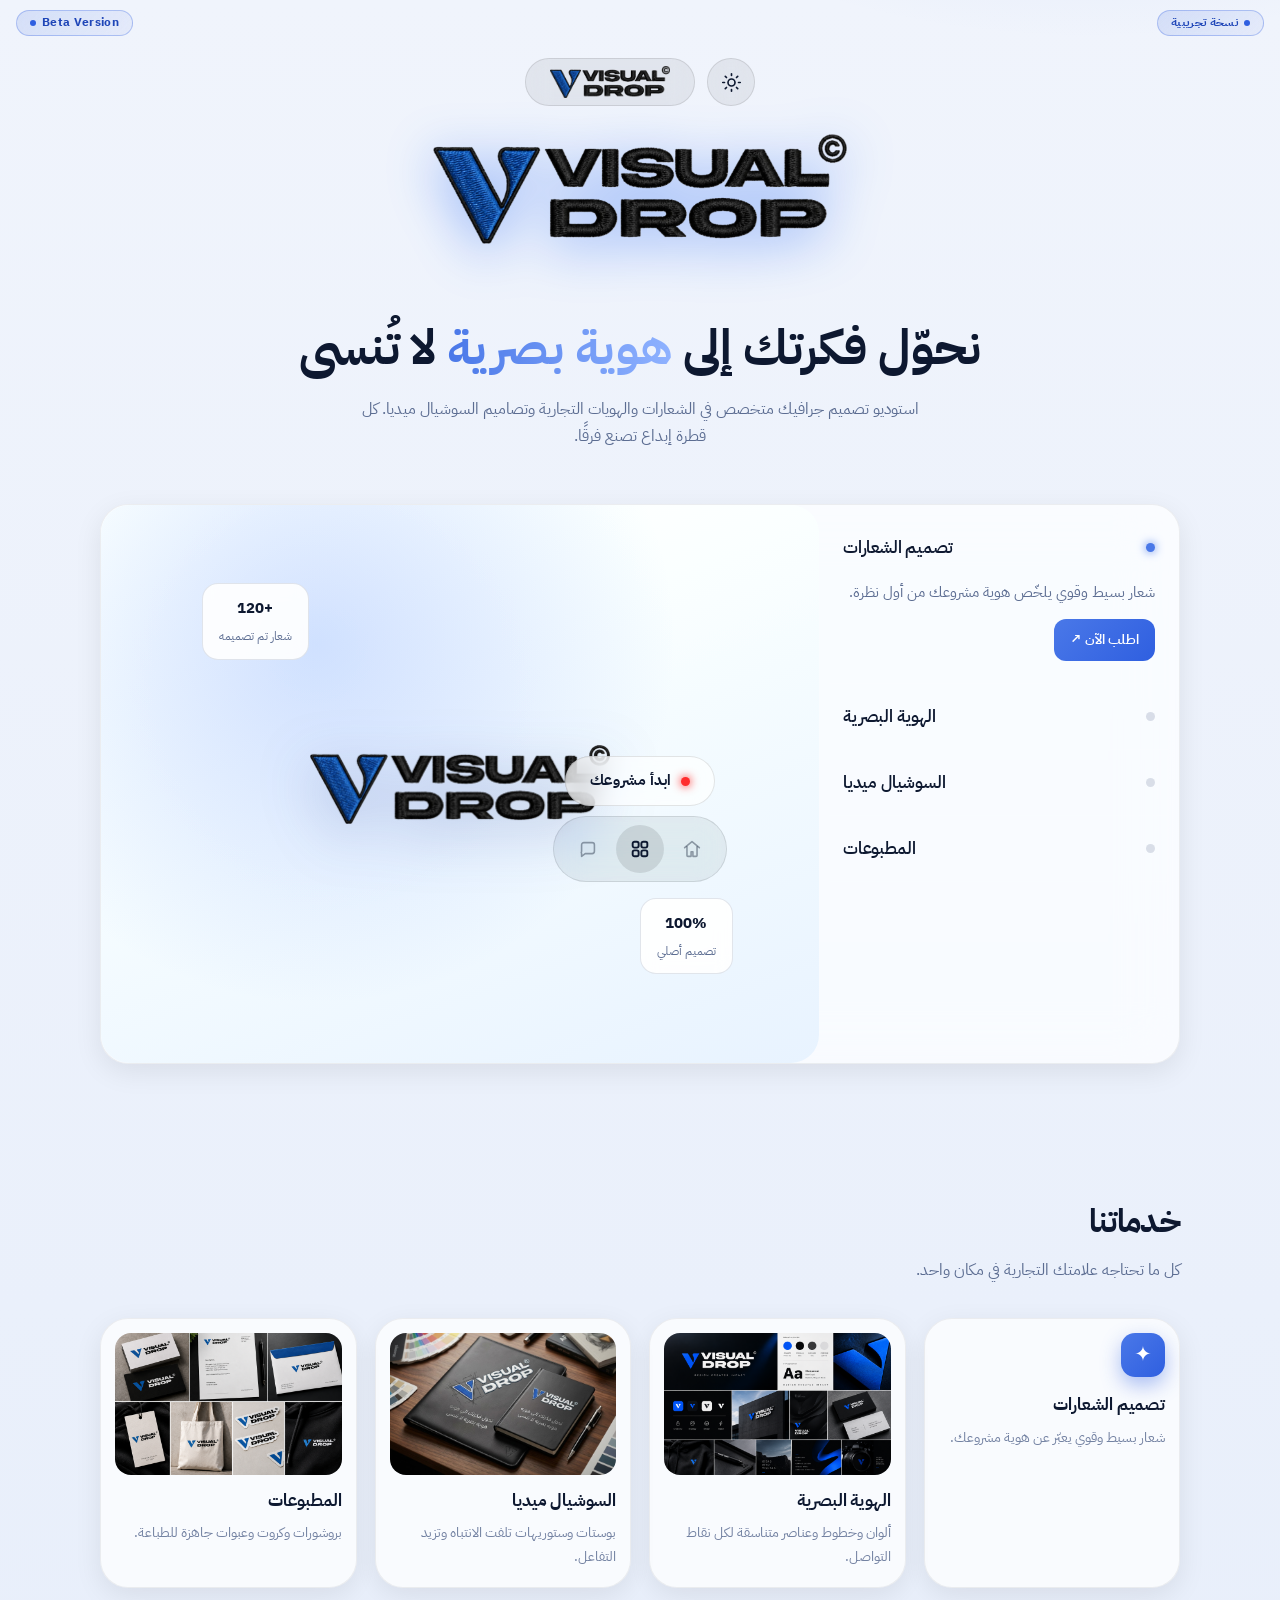
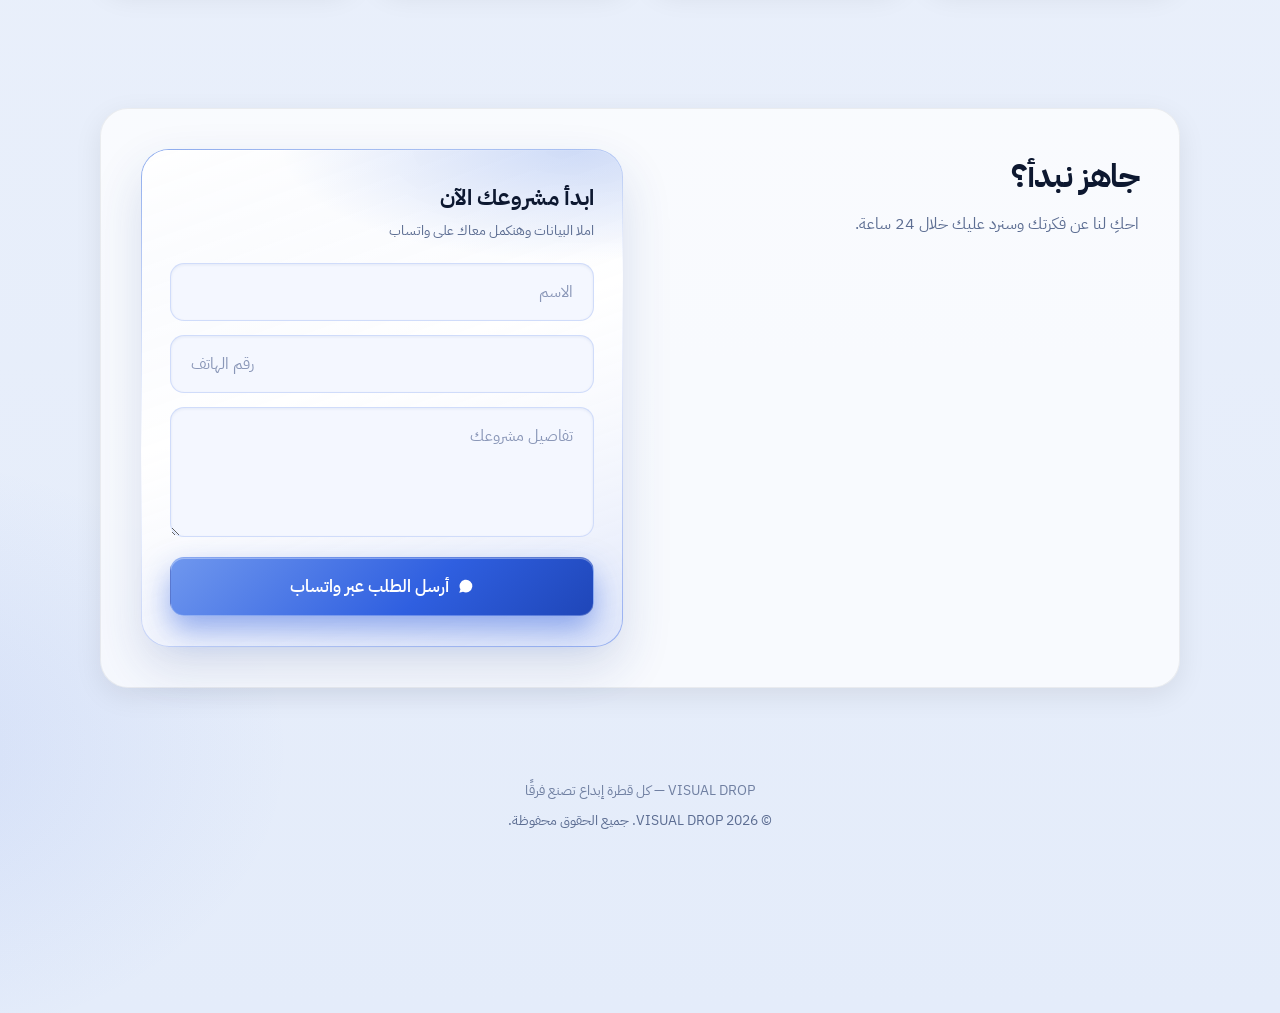
<file: index-15.html>
<!DOCTYPE html>
<html lang="ar" dir="rtl">
<head>
<meta charset="UTF-8">
<meta name="viewport" content="width=device-width, initial-scale=1, viewport-fit=cover">
<title>VISUAL DROP | استوديو جرافيك ديزاين</title>
<meta name="description" content="استوديو VISUAL DROP لتصميم الشعارات والهوية البصرية والسوشيال ميديا والمطبوعات.">
<meta name="theme-color" content="#0b1020">
<link rel="icon" href="image/logo.png">
<link rel="preconnect" href="https://fonts.googleapis.com">
<link rel="preconnect" href="https://fonts.gstatic.com" crossorigin>
<link rel="apple-touch-icon" sizes="180x180" href="image/apple-touch-icon.png">
<link rel="manifest" href="manifest.webmanifest">
<meta name="apple-mobile-web-app-title" content="VISUAL DROP">
<meta name="mobile-web-app-capable" content="yes">
<meta property="og:type" content="website">
<meta property="og:locale" content="ar_AR">
<meta property="og:title" content="VISUAL DROP | استوديو جرافيك ديزاين">
<meta property="og:description" content="تصميم شعارات وهوية بصرية وسوشيال ميديا ومطبوعات. كل قطرة إبداع تصنع فرقًا.">
<meta property="og:image" content="image/logo.png">
<meta name="twitter:card" content="summary">
<link href="https://fonts.googleapis.com/css2?family=IBM+Plex+Sans+Arabic:wght@400;500;600;700&display=swap" rel="stylesheet">
<style>
:root{
  --bg:#0b1020; --bg-2:#111833; --panel:rgba(255,255,255,.06); --panel-b:rgba(255,255,255,.14);
  --ink:#f3f6ff; --muted:#aab4d6;
  --blue:#2f5fe0; --blue-l:#5b86e5; --blue-d:#13245e;
  --shadow:0 20px 50px rgba(5,10,30,.5);
}
*{box-sizing:border-box;margin:0;padding:0}
html{scroll-behavior:smooth}
body{
  font-family:'IBM Plex Sans Arabic',system-ui,sans-serif;color:var(--ink);
  background:
    radial-gradient(900px 500px at 85% -10%, rgba(91,134,229,.28), transparent 60%),
    radial-gradient(700px 500px at -10% 90%, rgba(47,95,224,.22), transparent 60%),
    linear-gradient(180deg,var(--bg),var(--bg-2));
  min-height:100vh;overflow-x:hidden;line-height:1.7;
  padding-bottom:calc(78px + env(safe-area-inset-bottom,0px));
}
.glass{
  background:var(--panel);border:1px solid var(--panel-b);
  backdrop-filter:blur(16px) saturate(140%);-webkit-backdrop-filter:blur(16px) saturate(140%);
  box-shadow:var(--shadow), inset 0 1px 0 rgba(255,255,255,.08);border-radius:22px;
}
.wrap{max-width:1120px;margin:auto;padding:0 20px}

/* الهيدر */
header{
  position:sticky;top:0;z-index:30;padding:18px 20px 0;
  display:flex;align-items:center;justify-content:center;gap:12px;
}

nav.top{
  display:flex;align-items:center;gap:18px;padding:8px 10px 8px 8px;border-radius:999px;
}
nav.top .links{display:flex;align-items:center;gap:6px;padding-inline-start:4px}
nav.top .links a{
  color:var(--muted);text-decoration:none;font-weight:600;font-size:.88rem;
  padding:8px 14px;border-radius:999px;transition:background .2s,color .2s
}
nav.top .links a:hover{color:#fff;background:rgba(255,255,255,.08)}
.btn{
  display:inline-block;padding:11px 26px;border-radius:999px;font-weight:700;text-decoration:none;color:#fff;
  background:linear-gradient(135deg,var(--blue-l),var(--blue));border:1px solid rgba(255,255,255,.25);
  box-shadow:0 10px 24px rgba(47,95,224,.4);transition:transform .2s, box-shadow .2s;cursor:pointer;font-family:inherit;font-size:1rem
}
.btn:hover{transform:translateY(-2px);box-shadow:0 14px 30px rgba(47,95,224,.5)}
.btn.ghost{background:var(--panel);color:var(--ink);box-shadow:none;border-color:var(--panel-b)}
.btn-sm{padding:9px 18px;font-size:.85rem}


.logo-showcase{display:flex;justify-content:center;padding:34px 0 6px}
.big-logo{height:150px;width:auto;filter:drop-shadow(0 10px 26px rgba(10,85,245,.4))}
@media(max-width:520px){.big-logo{height:96px}}


.btn-top{
  display:inline-flex;align-items:center;gap:10px;padding:13px 32px;border-radius:999px;
  font-weight:800;font-size:1rem;text-decoration:none;color:#fff;letter-spacing:.2px;
  background:rgba(255,255,255,.1);
  border:1px solid rgba(255,255,255,.35);
  backdrop-filter:blur(14px) saturate(160%);-webkit-backdrop-filter:blur(14px) saturate(160%);
  box-shadow:0 10px 30px rgba(47,95,224,.3), inset 0 1px 0 rgba(255,255,255,.25);
  transition:transform .2s, box-shadow .2s, background .2s;
}
.btn-top:hover{transform:translateY(-2px) scale(1.02);background:rgba(255,255,255,.16);box-shadow:0 14px 36px rgba(47,95,224,.4), inset 0 1px 0 rgba(255,255,255,.3)}
.dot-pulse{width:8px;height:8px;border-radius:50%;background:#fff;box-shadow:0 0 0 0 rgba(255,255,255,.7);animation:pulse 1.8s infinite}
@keyframes pulse{0%{box-shadow:0 0 0 0 rgba(255,255,255,.6)}70%{box-shadow:0 0 0 8px rgba(255,255,255,0)}100%{box-shadow:0 0 0 0 rgba(255,255,255,0)}}

/* الهيرو - أكورديون زي المرجع */
.hero-top{padding:60px 0 20px;text-align:center}
.hero-top h1{font-size:clamp(2rem,5vw,3.2rem);font-weight:800;margin-bottom:12px}
.hero-top h1 span{background:linear-gradient(90deg,var(--blue-l),#8fb2ff);-webkit-background-clip:text;background-clip:text;color:transparent}
.hero-top p{color:var(--muted);max-width:560px;margin:auto}

.showcase{
  display:grid;grid-template-columns:360px 1fr;gap:0;overflow:hidden;min-height:560px;margin:34px 0 70px;
}
.acc{padding:10px}
.acc-item{border-bottom:1px solid var(--panel-b)}
.acc-item:last-child{border-bottom:none}
.acc-head{
  width:100%;background:none;border:none;color:var(--ink);text-align:right;font-family:inherit;
  display:flex;align-items:center;justify-content:space-between;padding:20px 14px;cursor:pointer;font-size:1.05rem;font-weight:700
}
.acc-head .dot{width:9px;height:9px;border-radius:50%;background:var(--panel-b);transition:background .25s}
.acc-item.on .acc-head .dot{background:var(--blue-l);box-shadow:0 0 10px var(--blue-l)}
.acc-item.on .acc-head{color:#fff}
.acc-body{max-height:0;overflow:hidden;transition:max-height .45s ease}
.acc-item.on .acc-body{max-height:260px}
.acc-body-in{padding:0 14px 22px}
.acc-body-in p{color:var(--muted);font-size:.92rem;margin-bottom:14px}
.acc-img{border-radius:14px;overflow:hidden;aspect-ratio:16/9;margin-bottom:14px;
  background:linear-gradient(135deg,var(--blue-d),var(--blue));display:flex;align-items:center;justify-content:center}
.acc-img svg{width:40%;height:40%;opacity:.85}
.mini-btn{
  display:inline-flex;align-items:center;gap:8px;padding:9px 16px;border-radius:12px;font-size:.88rem;font-weight:700;
  color:#fff;background:linear-gradient(135deg,var(--blue-l),var(--blue));text-decoration:none
}

.stage{position:relative;overflow:hidden}
.stage-bg{position:absolute;inset:0;transition:opacity .5s ease}
.stage-bg.s1{background:radial-gradient(circle at 30% 25%,rgba(91,134,229,.55),transparent 55%),
  linear-gradient(160deg,var(--blue-d),#0b1536)}
.stage-bg.s2{background:radial-gradient(circle at 70% 70%,rgba(91,134,229,.5),transparent 55%),
  linear-gradient(200deg,#0b1536,var(--blue-d))}
.stage-bg.s3{background:radial-gradient(circle at 50% 40%,rgba(143,178,255,.45),transparent 55%),
  linear-gradient(135deg,var(--blue-d),#101d4a)}
.stage-bg.s4{background:radial-gradient(circle at 25% 75%,rgba(47,95,224,.6),transparent 55%),
  linear-gradient(210deg,#0b1536,#152457)}
.stage-content{position:absolute;inset:0;display:flex;align-items:center;justify-content:center;opacity:0;transition:opacity .5s ease}
.stage-content.on{opacity:1}
.stage-content svg{width:46%;max-width:300px;height:auto;filter:drop-shadow(0 20px 40px rgba(0,0,0,.5))}
.pill{
  position:absolute;display:flex;flex-direction:column;align-items:center;gap:4px;padding:12px 16px;border-radius:16px;
  background:rgba(10,16,38,.65);border:1px solid rgba(255,255,255,.18);backdrop-filter:blur(8px);font-size:.75rem;color:var(--muted)
}
.pill b{color:#fff;font-size:.95rem}
.pill.p1{top:14%;left:14%} .pill.p2{bottom:16%;right:12%} .pill.p3{top:20%;right:16%} .pill.p4{bottom:20%;left:16%}


.reveal{opacity:0;transform:translateY(18px);transition:opacity .6s ease, transform .6s ease}
.reveal.in{opacity:1;transform:none}

/* الأقسام */
section{padding:60px 0;scroll-margin-top:90px}
.title{font-size:2rem;font-weight:800;margin-bottom:8px}
.sub{color:var(--muted);margin-bottom:34px}
.services{display:grid;grid-template-columns:repeat(4,1fr);gap:18px}
.service{padding:26px;transition:transform .25s}
.service:hover{transform:translateY(-6px)}
.service .ic{width:48px;height:48px;border-radius:14px;display:grid;place-items:center;font-size:1.3rem;margin-bottom:14px;color:#fff;
  background:linear-gradient(135deg,var(--blue-l),var(--blue));box-shadow:0 8px 20px rgba(47,95,224,.4)}
.service h3{font-size:1.1rem;margin-bottom:6px}
.service p{color:var(--muted);font-size:.95rem}

/* التواصل */
.contact{padding:40px;display:grid;grid-template-columns:1fr 1fr;gap:34px}
.links{display:grid;gap:12px;margin-top:6px}
.link{display:flex;align-items:center;gap:12px;padding:12px 18px;border-radius:16px;text-decoration:none;color:var(--ink);font-weight:600;
  background:rgba(255,255,255,.05);border:1px solid var(--panel-b);transition:transform .2s, background .2s}
.link:hover{transform:translateY(-2px);background:rgba(255,255,255,.09)}
.link svg{width:24px;height:24px;flex:none;fill:none;stroke:var(--blue-l);stroke-width:1.8;stroke-linecap:round;stroke-linejoin:round}
.link span{direction:ltr;unicode-bidi:embed}
form{display:grid;gap:14px}
input,textarea{
  width:100%;padding:14px 18px;border-radius:14px;color:var(--ink);font-family:inherit;font-size:1rem;
  background:rgba(255,255,255,.05);border:1px solid var(--panel-b);outline:none;transition:border-color .2s
}
input::placeholder,textarea::placeholder{color:#7c88ad}
input:focus,textarea:focus{border-color:var(--blue-l)}
textarea{min-height:120px;resize:vertical}
footer{text-align:center;color:var(--muted);padding:30px 0;font-size:.9rem}

/* شريط التنقل السفلي — قطعة واحدة بستايل موبايل + زجاج ضبابي */
.tabbar{
  position:fixed;z-index:40;left:0;right:0;
  bottom:0;
  display:flex;align-items:stretch;justify-content:space-around;
  gap:0;padding:8px 10px calc(8px + env(safe-area-inset-bottom,0px));
  width:100%;max-width:100%;
  border-radius:0;
  background:rgba(14,20,42,.55);
  border:none;
  border-top:1px solid rgba(255,255,255,.16);
  backdrop-filter:blur(24px) saturate(180%);
  -webkit-backdrop-filter:blur(24px) saturate(180%);
  box-shadow:0 -8px 32px rgba(0,0,0,.28), inset 0 1px 0 rgba(255,255,255,.1);
}
.tabbar a{
  flex:1;display:flex;flex-direction:column;align-items:center;justify-content:center;
  gap:3px;padding:8px 4px 6px;border-radius:16px;
  color:rgba(231,236,255,.65);text-decoration:none;font-size:.7rem;font-weight:700;
  transition:color .25s ease, background .25s ease, transform .2s ease;
  position:relative;min-width:0;
}
.tabbar a:active{transform:scale(.92)}
.tabbar svg{width:24px;height:24px;fill:none;stroke:currentColor;stroke-width:1.85;stroke-linecap:round;stroke-linejoin:round;transition:transform .25s, stroke-width .25s}
.tabbar a.on{
  color:#fff;
  background:transparent;
  box-shadow:none;
}
.tabbar a.on svg{transform:translateY(-1px);stroke-width:2.15}
/* نقطة/خط صغير تحت التاب النشط — ستايل موبايل */
.tabbar a.on::after{
  content:"";position:absolute;bottom:2px;left:50%;transform:translateX(-50%);
  width:16px;height:3px;border-radius:99px;
  background:linear-gradient(90deg,var(--blue-l),var(--blue));
  box-shadow:0 0 10px rgba(91,134,229,.6);
}

@media(max-width:860px){
  .showcase{grid-template-columns:1fr;min-height:auto}
  .stage{height:340px;order:-1}
  .services{grid-template-columns:1fr 1fr}
  
  .contact{grid-template-columns:1fr}
}
@media(max-width:720px){nav.top .links{display:none}}
@media(max-width:520px){.services{grid-template-columns:1fr}.brand{height:56px;padding:8px 18px}.btn-sm{padding:7px 14px;font-size:.78rem}}
@media(prefers-reduced-motion:reduce){*{animation:none!important;transition:none!important;scroll-behavior:auto!important}}
:focus-visible{outline:2px solid var(--blue-l);outline-offset:3px}
.btn:active, .btn-top:active, .link:active{transform:scale(.97)}

/* Light mode */
html.light{
  --bg:#f4f7ff; --bg-2:#e8eefc; --panel:rgba(255,255,255,.78); --panel-b:rgba(15,30,70,.12);
  --ink:#0f1a36; --muted:#5a6a90;
  --blue:#2f5fe0; --blue-l:#4a78e8; --blue-d:#1a3a9e;
  --shadow:0 20px 50px rgba(30,50,100,.12);
}
html.light body{
  background:
    radial-gradient(900px 500px at 85% -10%, rgba(91,134,229,.18), transparent 60%),
    radial-gradient(700px 500px at -10% 90%, rgba(47,95,224,.12), transparent 60%),
    linear-gradient(180deg,var(--bg),var(--bg-2));
}
html.light .pill{
  background:rgba(255,255,255,.82);border:1px solid rgba(15,30,70,.12);color:var(--muted)
}
html.light .pill b{color:var(--ink)}
html.light input,html.light textarea{
  background:rgba(255,255,255,.9);border-color:rgba(15,30,70,.14)
}
html.light input::placeholder,html.light textarea::placeholder{color:#8a97b8}
html.light .link{background:rgba(255,255,255,.7)}
html.light .link:hover{background:rgba(255,255,255,.95)}
html.light .tabbar{
  background:rgba(255,255,255,.62) !important;
  border:none !important;
  border-top:1px solid rgba(20,40,90,.12) !important;
  box-shadow:0 -8px 28px rgba(30,50,110,.12), inset 0 1px 0 rgba(255,255,255,.7) !important;
}
html.light .tabbar a{color:var(--muted)}
html.light .tabbar a.on{color:#fff}
html.light nav.top .links a:hover{color:var(--ink);background:rgba(15,30,70,.06)}
html.light .btn.ghost{color:var(--ink)}
html.light .stage-bg.s1,html.light .stage-bg.s2,html.light .stage-bg.s3,html.light .stage-bg.s4{
  filter:saturate(1.05) brightness(1.05);
}
html.light .acc-item.on .acc-head{color:var(--ink)}


/* زر تبديل الوضع */
.theme-toggle{
  width:42px;height:42px;border-radius:50%;border:1px solid var(--panel-b);
  background:var(--panel);color:var(--ink);cursor:pointer;display:grid;place-items:center;
  transition:transform .2s, background .2s, border-color .2s;flex:none;padding:0;
  box-shadow:inset 0 1px 0 rgba(255,255,255,.08)
}
.theme-toggle:hover{transform:scale(1.06);background:rgba(255,255,255,.1)}
.theme-toggle svg{width:20px;height:20px;fill:none;stroke:currentColor;stroke-width:1.8;stroke-linecap:round;stroke-linejoin:round}
.theme-toggle .icon-sun{display:none}
.theme-toggle .icon-moon{display:block}
html.light .theme-toggle .icon-sun{display:block}
html.light .theme-toggle .icon-moon{display:none}
html.light .theme-toggle:hover{background:rgba(15,30,70,.08)}


header .theme-toggle{
  background:rgba(255,255,255,.08);border:1px solid rgba(255,255,255,.2);
  backdrop-filter:blur(12px);-webkit-backdrop-filter:blur(12px);
  box-shadow:0 8px 20px rgba(0,0,0,.2)
}
html.light header .theme-toggle{
  background:rgba(255,255,255,.85);border:1px solid rgba(15,30,70,.12);
  box-shadow:0 8px 20px rgba(30,50,100,.1)
}

</style>

<style id="theme-overrides">

/* صور العروض في الـ stage */
.stage-img{
  width:78%;max-width:420px;height:auto;max-height:78%;
  object-fit:contain;border-radius:16px;
  box-shadow:0 20px 50px rgba(0,0,0,.45);
  filter:drop-shadow(0 12px 28px rgba(0,0,0,.35));
}
.stage-content{padding:18px}
/* صور داخل كروت الخدمات */
.service-media{
  width:100%;aspect-ratio:16/10;border-radius:14px;overflow:hidden;
  margin-bottom:14px;background:rgba(0,0,0,.2);
}
.service-media img{
  width:100%;height:100%;object-fit:cover;display:block;
  transition:transform .35s ease;
}
.service:hover .service-media img{transform:scale(1.05)}
.service{overflow:hidden}

/* Light mode: زر ابدأ مشروعك واضح */
html.light .btn-top{
  color:#0d1830 !important;
  background:rgba(255,255,255,.95) !important;
  border:1px solid rgba(20,40,90,.18) !important;
  box-shadow:0 10px 28px rgba(30,50,110,.14) !important;
}
html.light .btn-top .dot-pulse{
  background:#2f5fe0 !important;
  box-shadow:0 0 0 0 rgba(47,95,224,.45);
}
html.light a.btn-top,
html.light header .btn-top{
  color:#0d1830 !important;
}

/* ===== Dark / Light Mode (override) ===== */
html.light{
  --bg:#f0f4fc !important;
  --bg-2:#e4ecfa !important;
  --panel:rgba(255,255,255,.88) !important;
  --panel-b:rgba(20,40,90,.14) !important;
  --ink:#0d1830 !important;
  --muted:#5c6d92 !important;
  --blue:#2f5fe0 !important;
  --blue-l:#4a78e8 !important;
  --blue-d:#1a3a9e !important;
  --shadow:0 18px 44px rgba(30,50,110,.12) !important;
  color-scheme:light;
}
html:not(.light){color-scheme:dark}
html.light body{
  background:
    radial-gradient(900px 500px at 85% -10%, rgba(91,134,229,.16), transparent 60%),
    radial-gradient(700px 500px at -10% 90%, rgba(47,95,224,.10), transparent 60%),
    linear-gradient(180deg,#f0f4fc,#e4ecfa) !important;
  color:#0d1830 !important;
}
html.light .glass{
  background:rgba(255,255,255,.88) !important;
  border-color:rgba(20,40,90,.14) !important;
  box-shadow:0 18px 44px rgba(30,50,110,.12), inset 0 1px 0 rgba(255,255,255,.9) !important;
}
html.light .pill{
  background:rgba(255,255,255,.9) !important;
  border-color:rgba(20,40,90,.12) !important;
  color:#5c6d92 !important;
}
html.light .pill b{color:#0d1830 !important}
html.light input,html.light textarea{
  background:#fff !important;
  border-color:rgba(20,40,90,.16) !important;
  color:#0d1830 !important;
}
html.light input::placeholder,html.light textarea::placeholder{color:#8a97b8 !important}
html.light .link{
  background:rgba(255,255,255,.75) !important;
  color:#0d1830 !important;
}
html.light .link:hover{background:#fff !important}
html.light .tabbar{
  background:rgba(255,255,255,.62) !important;
  border:none !important;
  border-top:1px solid rgba(20,40,90,.12) !important;
  box-shadow:0 -8px 28px rgba(30,50,110,.12), inset 0 1px 0 rgba(255,255,255,.7) !important;
}
html.light .tabbar a{color:#5c6d92 !important}
html.light .tabbar a.on{color:var(--blue) !important;background:transparent !important}
html.light .tabbar a.on::after{
  background:linear-gradient(90deg,var(--blue-l),var(--blue)) !important;
}
html.light .acc-item.on .acc-head{color:#0d1830 !important}
html.light .acc-body-in p,
html.light .sub,
html.light .service p,
html.light footer{color:#5c6d92 !important}
html.light .title,html.light h1,html.light h2,html.light h3{color:#0d1830 !important}
html.light .btn.ghost{color:#0d1830 !important;background:rgba(255,255,255,.7)!important}

/* Theme toggle button - always visible */
.theme-toggle{
  width:44px;height:44px;border-radius:50%;
  border:1px solid rgba(255,255,255,.25);
  background:rgba(255,255,255,.12);
  color:#fff;cursor:pointer;
  display:inline-grid;place-items:center;
  transition:transform .2s, background .2s;
  flex:none;padding:0;position:relative;z-index:50;
  backdrop-filter:blur(12px);-webkit-backdrop-filter:blur(12px);
  box-shadow:0 8px 22px rgba(0,0,0,.25);
}
.theme-toggle:hover{transform:scale(1.08);background:rgba(255,255,255,.2)}
.theme-toggle svg{width:20px;height:20px;pointer-events:none}
.theme-toggle .icon-moon{display:block;fill:#fff;stroke:none}
.theme-toggle .icon-sun{display:none;fill:none;stroke:#0d1830;stroke-width:1.9;stroke-linecap:round;stroke-linejoin:round}
html.light .theme-toggle{
  background:rgba(255,255,255,.95);
  border-color:rgba(20,40,90,.15);
  color:#0d1830;
  box-shadow:0 8px 22px rgba(30,50,110,.12);
}
html.light .theme-toggle .icon-moon{display:none}
html.light .theme-toggle .icon-sun{display:block}

/* Ensure reveal sections become visible */
.reveal.in, section.reveal.in{opacity:1 !important;transform:none !important}
/* Safety: if JS fails, still show after short delay via animation fallback */
@keyframes revealFallback{to{opacity:1;transform:none}}
.reveal{animation:revealFallback .01s 2.5s forwards}

header{
  display:flex !important;
  align-items:center;
  justify-content:center;
  gap:12px;
  flex-wrap:wrap;
}
</style>
<script>
/* Apply theme ASAP before paint */
(function(){
  try{
    var k='vd-theme', s=localStorage.getItem(k);
    if(s==='light') document.documentElement.classList.add('light');
    else if(s==='dark') document.documentElement.classList.remove('light');
    else if(window.matchMedia && matchMedia('(prefers-color-scheme: light)').matches)
      document.documentElement.classList.add('light');
  }catch(e){}
})();
</script>


<style id="ios-style">
/* ===== iOS-inspired polish ===== */
:root{
  --ios-radius:20px;
  --ios-radius-lg:28px;
}
body{
  font-family:'IBM Plex Sans Arabic',-apple-system,BlinkMacSystemFont,system-ui,sans-serif !important;
  -webkit-font-smoothing:antialiased;
  -webkit-tap-highlight-color:transparent;
}
.glass{
  border-radius:var(--ios-radius-lg) !important;
  background:rgba(255,255,255,.08) !important;
  border:1px solid rgba(255,255,255,.12) !important;
  box-shadow:0 8px 32px rgba(0,0,0,.22) !important;
  backdrop-filter:blur(28px) saturate(180%) !important;
  -webkit-backdrop-filter:blur(28px) saturate(180%) !important;
}
html.light .glass{
  background:rgba(255,255,255,.72) !important;
  border:1px solid rgba(0,0,0,.06) !important;
  box-shadow:0 8px 28px rgba(0,0,0,.08) !important;
}
.service{
  padding:14px 14px 18px !important;
  border-radius:var(--ios-radius-lg) !important;
}
.service-media{
  border-radius:16px !important;
  aspect-ratio:16/10 !important;
  background:rgba(0,0,0,.25) !important;
  overflow:hidden !important;
  margin-bottom:12px !important;
}
.service-media img{
  width:100% !important;height:100% !important;
  object-fit:cover !important;display:block !important;
}
.service h3{font-size:1.05rem !important;font-weight:700 !important;letter-spacing:-.01em}
.service p{font-size:.88rem !important;opacity:.85}
.service .ic{
  border-radius:14px !important;
  width:44px !important;height:44px !important;
}
/* Stage images */
.stage-img{
  width:86% !important;max-width:440px !important;
  border-radius:18px !important;
  object-fit:contain !important;
  box-shadow:0 16px 48px rgba(0,0,0,.4) !important;
}
.stage{border-radius:var(--ios-radius-lg);overflow:hidden}
/* Header CTA - iOS pill */
.btn-top{
  border-radius:999px !important;
  font-weight:600 !important;
  letter-spacing:-.01em !important;
  backdrop-filter:blur(20px) saturate(180%) !important;
  -webkit-backdrop-filter:blur(20px) saturate(180%) !important;
}
.theme-toggle{
  border-radius:50% !important;
  backdrop-filter:blur(20px) !important;
  -webkit-backdrop-filter:blur(20px) !important;
}
/* iOS tab bar */
.tabbar{
  border-radius:0 !important;
  background:rgba(10,14,28,.72) !important;
  border-top:0.5px solid rgba(255,255,255,.14) !important;
  backdrop-filter:blur(40px) saturate(200%) !important;
  -webkit-backdrop-filter:blur(40px) saturate(200%) !important;
  box-shadow:none !important;
  padding:6px 8px calc(6px + env(safe-area-inset-bottom,0px)) !important;
}
html.light .tabbar{
  background:rgba(255,255,255,.78) !important;
  border-top:0.5px solid rgba(0,0,0,.08) !important;
}
.tabbar a{
  font-size:.64rem !important;
  font-weight:500 !important;
  letter-spacing:-.01em !important;
  gap:2px !important;
  padding:6px 2px 4px !important;
  border-radius:12px !important;
}
.tabbar a.on{
  color:#5b86e5 !important;
  background:transparent !important;
}
html.light .tabbar a.on{color:#2f5fe0 !important}
.tabbar a.on::after{
  width:4px !important;height:4px !important;
  bottom:1px !important;
  background:currentColor !important;
  box-shadow:none !important;
}
.tabbar svg{width:26px !important;height:26px !important;stroke-width:1.7 !important}
.tabbar a.on svg{stroke-width:2 !important;transform:none !important}
/* Accordion iOS */
.acc-item{border-bottom:0.5px solid rgba(255,255,255,.1) !important}
.acc-head{font-weight:600 !important;letter-spacing:-.01em}
.mini-btn{border-radius:12px !important;font-weight:600 !important}
/* Inputs iOS */
input,textarea{
  border-radius:14px !important;
  border:0.5px solid rgba(255,255,255,.12) !important;
  background:rgba(255,255,255,.06) !important;
  font-size:16px !important; /* prevents iOS zoom on focus */
}
html.light input,html.light textarea{
  background:rgba(0,0,0,.04) !important;
  border:0.5px solid rgba(0,0,0,.08) !important;
}
.btn{
  border-radius:14px !important;
  font-weight:600 !important;
}
.link{border-radius:14px !important}
.title{letter-spacing:-.02em !important;font-weight:800 !important}
/* Safe spacing for notched phones */
header{padding-top:max(14px, env(safe-area-inset-top,0px)) !important}
</style>


<style id="final-polish">
/* زر ابدأ مشروعك — شفاف أكتر + مدوّر أكتر */
.btn-top,
a.btn-top,
header .btn-top{
  border-radius:999px !important;
  padding:12px 28px !important;
  background:rgba(255,255,255,.08) !important;
  border:1px solid rgba(255,255,255,.22) !important;
  color:#fff !important;
  font-weight:650 !important;
  letter-spacing:-.01em !important;
  backdrop-filter:blur(24px) saturate(180%) !important;
  -webkit-backdrop-filter:blur(24px) saturate(180%) !important;
  box-shadow:0 4px 20px rgba(0,0,0,.12), inset 0 1px 0 rgba(255,255,255,.15) !important;
  transition:background .25s, transform .2s, border-color .25s !important;
}
.btn-top:hover,
a.btn-top:hover{
  background:rgba(255,255,255,.14) !important;
  border-color:rgba(255,255,255,.35) !important;
  transform:translateY(-1px) !important;
}
html.light .btn-top,
html.light a.btn-top,
html.light header .btn-top{
  background:rgba(255,255,255,.45) !important;
  border:1px solid rgba(0,0,0,.08) !important;
  color:#0d1830 !important;
  box-shadow:0 4px 18px rgba(0,0,0,.06), inset 0 1px 0 rgba(255,255,255,.8) !important;
}
html.light .btn-top:hover{
  background:rgba(255,255,255,.7) !important;
}

/* زر الثيم — نفس الشفافية */
.theme-toggle{
  background:rgba(255,255,255,.08) !important;
  border:1px solid rgba(255,255,255,.22) !important;
  backdrop-filter:blur(24px) saturate(180%) !important;
  -webkit-backdrop-filter:blur(24px) saturate(180%) !important;
  box-shadow:inset 0 1px 0 rgba(255,255,255,.12) !important;
}
html.light .theme-toggle{
  background:rgba(255,255,255,.45) !important;
  border:1px solid rgba(0,0,0,.08) !important;
}

/* الشريط السفلي — أيقونات أوضح */
.tabbar{
  background:rgba(8,12,24,.65) !important;
  backdrop-filter:blur(40px) saturate(200%) !important;
  -webkit-backdrop-filter:blur(40px) saturate(200%) !important;
  border-top:0.5px solid rgba(255,255,255,.12) !important;
  padding:8px 6px calc(8px + env(safe-area-inset-bottom,0px)) !important;
}
.tabbar a{
  gap:4px !important;
  padding:8px 4px 6px !important;
  color:rgba(255,255,255,.45) !important;
  font-size:.62rem !important;
  font-weight:500 !important;
}
.tabbar a.on{
  color:#6b9fff !important;
}
.tabbar svg{
  width:24px !important;
  height:24px !important;
  stroke-width:1.6 !important;
}
.tabbar a.on svg{
  stroke-width:2 !important;
}
.tabbar a.on::after{
  width:5px !important;
  height:5px !important;
  border-radius:50% !important;
  bottom:2px !important;
  background:currentColor !important;
  box-shadow:0 0 8px currentColor !important;
}
html.light .tabbar{
  background:rgba(255,255,255,.72) !important;
  border-top:0.5px solid rgba(0,0,0,.06) !important;
}
html.light .tabbar a{color:rgba(0,0,0,.35) !important}
html.light .tabbar a.on{color:#2f5fe0 !important}
</style>


<style id="tabbar-v2">
/* شريط سفلي جديد — أيقونات فقط + شفاف زي زر ابدأ مشروعك */
.tabbar{
  position:fixed !important;
  z-index:40 !important;
  left:50% !important;
  right:auto !important;
  transform:translateX(-50%) !important;
  bottom:calc(18px + env(safe-area-inset-bottom,0px)) !important;
  width:auto !important;
  max-width:none !important;
  display:flex !important;
  align-items:center !important;
  justify-content:center !important;
  gap:4px !important;
  padding:8px 10px !important;
  border-radius:999px !important;
  background:rgba(255,255,255,.08) !important;
  border:1px solid rgba(255,255,255,.22) !important;
  backdrop-filter:blur(14px) saturate(160%) !important;
  -webkit-backdrop-filter:blur(14px) saturate(160%) !important;
  box-shadow:0 8px 28px rgba(0,0,0,.2), inset 0 1px 0 rgba(255,255,255,.12) !important;
}
.tabbar a{
  flex:none !important;
  width:48px !important;
  height:48px !important;
  display:grid !important;
  place-items:center !important;
  padding:0 !important;
  margin:0 !important;
  border-radius:50% !important;
  color:rgba(255,255,255,.55) !important;
  background:transparent !important;
  text-decoration:none !important;
  font-size:0 !important;
  line-height:0 !important;
  gap:0 !important;
  transition:color .22s ease, background .22s ease, transform .18s ease !important;
  position:relative !important;
}
.tabbar a:active{transform:scale(.9) !important}
.tabbar svg{
  width:22px !important;
  height:22px !important;
  stroke-width:1.75 !important;
  display:block !important;
}
.tabbar a.on{
  color:#fff !important;
  background:rgba(255,255,255,.14) !important;
  box-shadow:none !important;
}
.tabbar a.on svg{stroke-width:2.1 !important;transform:none !important}
.tabbar a.on::after{display:none !important;content:none !important}

html.light .tabbar{
  background:rgba(255,255,255,.45) !important;
  border:1px solid rgba(0,0,0,.08) !important;
  box-shadow:0 8px 24px rgba(0,0,0,.08), inset 0 1px 0 rgba(255,255,255,.7) !important;
  backdrop-filter:blur(14px) saturate(160%) !important;
  -webkit-backdrop-filter:blur(14px) saturate(160%) !important;
}
html.light .tabbar a{color:rgba(13,24,48,.4) !important}
html.light .tabbar a.on{
  color:#0d1830 !important;
  background:rgba(255,255,255,.7) !important;
}
</style>


<style id="flat-bars">
/* إزالة البيفل من الزر العلوي + الثيم + الشريط السفلي */
.btn-top,
a.btn-top,
header .btn-top{
  background:rgba(255,255,255,.1) !important;
  border:none !important;
  box-shadow:none !important;
  backdrop-filter:blur(12px) !important;
  -webkit-backdrop-filter:blur(12px) !important;
}
.btn-top:hover,
a.btn-top:hover{
  background:rgba(255,255,255,.16) !important;
  box-shadow:none !important;
  border:none !important;
}
html.light .btn-top,
html.light a.btn-top,
html.light header .btn-top{
  background:rgba(0,0,0,.06) !important;
  border:none !important;
  box-shadow:none !important;
  color:#0d1830 !important;
}
html.light .btn-top:hover{
  background:rgba(0,0,0,.1) !important;
}

.theme-toggle{
  background:rgba(255,255,255,.1) !important;
  border:none !important;
  box-shadow:none !important;
  backdrop-filter:blur(12px) !important;
  -webkit-backdrop-filter:blur(12px) !important;
}
html.light .theme-toggle{
  background:rgba(0,0,0,.06) !important;
  border:none !important;
  box-shadow:none !important;
}

.tabbar{
  background:rgba(255,255,255,.1) !important;
  border:none !important;
  box-shadow:none !important;
  backdrop-filter:blur(12px) !important;
  -webkit-backdrop-filter:blur(12px) !important;
}
.tabbar a.on{
  background:rgba(255,255,255,.16) !important;
  box-shadow:none !important;
  border:none !important;
}
.tabbar a.on::after{display:none !important;content:none !important}

html.light .tabbar{
  background:rgba(0,0,0,.06) !important;
  border:none !important;
  box-shadow:none !important;
}
html.light .tabbar a.on{
  background:rgba(0,0,0,.1) !important;
  box-shadow:none !important;
}
</style>


<style id="light-stroke">
/* ستروك خفيف جدًا للبار العلوي والسفلي */
.btn-top,
a.btn-top,
header .btn-top{
  border:1px solid rgba(255,255,255,.18) !important;
  box-shadow:none !important;
}
.theme-toggle{
  border:1px solid rgba(255,255,255,.18) !important;
  box-shadow:none !important;
}
.tabbar{
  border:1px solid rgba(255,255,255,.18) !important;
  box-shadow:none !important;
}
html.light .btn-top,
html.light a.btn-top,
html.light header .btn-top,
html.light .theme-toggle,
html.light .tabbar{
  border:1px solid rgba(0,0,0,.1) !important;
}
/* تأكيد ظهور اللوجو في مكانه تحت الهيدر */
.logo-showcase{
  display:flex !important;
  justify-content:center !important;
  padding:28px 0 8px !important;
}
.big-logo{
  display:block !important;
  height:150px !important;
  width:auto !important;
  max-width:90vw !important;
  object-fit:contain !important;
}
@media(max-width:520px){
  .big-logo{height:96px !important}
}
</style>

<style id="logo-swap">
.logo-light{display:none !important}
html.light .logo-dark{display:none !important}
html.light .logo-light{display:block !important}
html.light.no-ll .logo-dark{display:block !important}
img.big-logo{height:110px !important;width:auto !important;max-width:90vw !important}
@media(max-width:520px){img.big-logo{height:74px !important}}
.stage-logo{width:46%;max-width:300px;height:auto;filter:drop-shadow(0 20px 40px rgba(0,0,0,.5))}
html.light .stage-logo.logo-light{filter:drop-shadow(0 14px 28px rgba(30,60,140,.25))}
html.light .stage-bg.s1{
  background:radial-gradient(circle at 30% 25%,rgba(91,134,229,.28),transparent 55%),
             linear-gradient(160deg,#f7f9ff,#dde7ff) !important;
}
.hero-top h1{white-space:nowrap !important;font-size:clamp(1.05rem,5.3vw,3rem) !important;line-height:1.5 !important;font-weight:700 !important}
@media(max-width:360px){.hero-top h1{font-size:5vw !important}}
</style>
<style id="beta-header">
/* شارات النسخة التجريبية + لوجو داخل زر ابدأ مشروعك */
header{padding-top:calc(max(14px, env(safe-area-inset-top,0px)) + 20px) !important}
.beta-tag{
  position:absolute;top:max(8px, env(safe-area-inset-top,0px));
  font-size:.68rem;font-weight:700;letter-spacing:.02em;line-height:1;
  padding:5px 10px;border-radius:999px;color:var(--ink);
  background:rgba(255,255,255,.1);border:1px solid rgba(255,255,255,.18);
  backdrop-filter:blur(12px);-webkit-backdrop-filter:blur(12px);
  pointer-events:none;white-space:nowrap;
}
.beta-tag.ar{right:14px}
.beta-tag.en{left:14px;direction:ltr}
html.light .beta-tag{color:#0d1830;background:rgba(0,0,0,.06);border-color:rgba(0,0,0,.1)}
header .btn-top{
  gap:12px !important;padding:9px 26px 9px 20px !important;min-height:52px;
}
header .btn-top .pill-logo{height:32px;width:auto;max-width:96px;object-fit:contain;display:block;flex:none}
header .btn-top .pill-logo.logo-light{display:none !important}
html.light header .btn-top .pill-logo.logo-dark{display:none !important}
html.light header .btn-top .pill-logo.logo-light{display:block !important}
html.light.no-ll header .btn-top .pill-logo.logo-dark{display:block !important}
@media(max-width:380px){
  header .btn-top{padding:8px 18px 8px 14px !important;gap:9px !important}
  header .btn-top .pill-logo{height:28px}
}
</style>
<style id="header-size-fix">
header{padding-top:calc(max(14px, env(safe-area-inset-top,0px)) + 34px) !important;gap:10px !important}
.beta-tag{font-size:.64rem !important;padding:4px 9px !important;top:max(8px, env(safe-area-inset-top,0px)) !important}
header .theme-toggle{width:36px !important;height:36px !important}
header .theme-toggle svg{width:17px !important;height:17px !important}
header .btn-top{
  min-height:36px !important;height:36px;padding:0 16px 0 12px !important;gap:8px !important;
  font-size:.82rem !important;font-weight:600 !important;line-height:1;
}
header .btn-top .pill-logo{height:22px !important;max-width:70px !important}
header .btn-top .dot-pulse{width:6px;height:6px}
@media(max-width:380px){
  header .btn-top{padding:0 13px 0 10px !important;font-size:.78rem !important}
  header .btn-top .pill-logo{height:20px !important}
}
</style>
<style id="pill-stacked">
header .btn-top{
  flex-direction:column !important;justify-content:center !important;align-items:center !important;
  height:auto !important;min-height:0 !important;gap:3px !important;
  padding:8px 22px 9px !important;border-radius:22px !important;text-align:center;line-height:1.2 !important;
}
header .btn-top .pill-logo{height:30px !important;max-width:110px !important}
header .btn-top .dot-pulse{display:none !important}
header .btn-top{font-size:.8rem !important}
@media(max-width:380px){
  header .btn-top{padding:7px 18px 8px !important}
  header .btn-top .pill-logo{height:26px !important}
}
</style>
<style id="logo-bar-and-cta">
/* البار العلوي: لوجو + زرار الثيم */
.hdr-logo{
  display:inline-flex;align-items:center;justify-content:center;height:36px;padding:0 18px;border-radius:999px;
  background:rgba(255,255,255,.1);border:1px solid rgba(255,255,255,.18);
  backdrop-filter:blur(12px);-webkit-backdrop-filter:blur(12px);text-decoration:none;
}
html.light .hdr-logo{background:rgba(0,0,0,.06);border-color:rgba(0,0,0,.1)}
.hdr-logo .pill-logo{height:24px;width:auto;max-width:90px;object-fit:contain;display:block}
.hdr-logo .pill-logo.logo-light{display:none !important}
html.light .hdr-logo .pill-logo.logo-dark{display:none !important}
html.light .hdr-logo .pill-logo.logo-light{display:block !important}
html.light.no-ll .hdr-logo .pill-logo.logo-dark{display:block !important}

/* زرار ابدأ مشروعك فوق البار السفلي */
.cta-float{
  position:fixed;z-index:41;left:50%;transform:translateX(-50%);
  bottom:calc(18px + 64px + 12px + env(safe-area-inset-bottom,0px));
  display:inline-flex;align-items:center;gap:10px;white-space:nowrap;
  padding:11px 24px;border-radius:999px;text-decoration:none;
  font-family:inherit;font-weight:700;font-size:.95rem;color:#fff;
  background:rgba(255,255,255,.12);border:1px solid rgba(255,255,255,.2);
  backdrop-filter:blur(14px) saturate(160%);-webkit-backdrop-filter:blur(14px) saturate(160%);
  transition:background .2s, transform .2s;
}
.cta-float:hover{background:rgba(255,255,255,.18)}
.cta-float:active{transform:translateX(-50%) scale(.97)}
html.light .cta-float{color:#0d1830;background:rgba(255,255,255,.7);border-color:rgba(0,0,0,.1)}
.rec-dot{
  width:9px;height:9px;border-radius:50%;background:#ff2d2d;flex:none;
  box-shadow:0 0 8px 1px rgba(255,45,45,.8);animation:recBlink 1.1s ease-in-out infinite;
}
@keyframes recBlink{0%,100%{opacity:1;box-shadow:0 0 10px 2px rgba(255,45,45,.85)}50%{opacity:.15;box-shadow:0 0 0 0 rgba(255,45,45,0)}}
body{padding-bottom:calc(150px + env(safe-area-inset-bottom,0px)) !important}
</style>
<style id="header-bigger">
header{padding-top:calc(max(14px, env(safe-area-inset-top,0px)) + 44px) !important;gap:12px !important}
.hdr-logo{height:48px !important;padding:0 24px !important}
.hdr-logo .pill-logo{height:34px !important;max-width:120px !important}
header .theme-toggle{width:48px !important;height:48px !important}
header .theme-toggle svg{width:21px !important;height:21px !important}
.beta-tag{
  top:max(10px, env(safe-area-inset-top,0px)) !important;
  font-size:.72rem !important;font-weight:700 !important;letter-spacing:.03em !important;
  padding:6px 13px !important;border-radius:999px !important;
  display:inline-flex;align-items:center;gap:6px;
  color:#cfe0ff !important;
  background:linear-gradient(135deg,rgba(91,134,229,.28),rgba(47,95,224,.14)) !important;
  border:1px solid rgba(143,178,255,.4) !important;
}
.beta-tag::before{content:"";width:6px;height:6px;border-radius:50%;background:#8fb2ff;flex:none}
.beta-tag.ar{right:16px !important}
.beta-tag.en{left:16px !important}
html.light .beta-tag{
  color:#1f46b8 !important;
  background:linear-gradient(135deg,rgba(47,95,224,.14),rgba(47,95,224,.06)) !important;
  border-color:rgba(47,95,224,.3) !important;
}
html.light .beta-tag::before{background:#2f5fe0}
@media(max-width:380px){
  .hdr-logo{height:44px !important;padding:0 18px !important}
  .hdr-logo .pill-logo{height:30px !important}
  header .theme-toggle{width:44px !important;height:44px !important}
}
</style>
</head>
<body>

<header>
<span class="beta-tag ar">نسخة تجريبية</span>
<span class="beta-tag en">Beta Version</span>
<button type="button" class="theme-toggle" id="themeToggle" aria-label="تبديل الوضع الفاتح والداكن" title="الوضع الفاتح / الداكن">
      <svg class="icon-moon" viewBox="0 0 24 24" aria-hidden="true"><path d="M21 14.5A8.5 8.5 0 1 1 9.5 3 7 7 0 0 0 21 14.5z"/></svg>
      <svg class="icon-sun" viewBox="0 0 24 24" aria-hidden="true"><circle cx="12" cy="12" r="4"/><path d="M12 2v2M12 20v2M4.9 4.9l1.4 1.4M17.7 17.7l1.4 1.4M2 12h2M20 12h2M4.9 19.1l1.4-1.4M17.7 6.3l1.4-1.4"/></svg>
    </button>
  <a class="hdr-logo" href="#top" aria-label="VISUAL DROP">
    <img src="image/logo.png" alt="VISUAL DROP" class="pill-logo logo-dark">
    <img src="image/logo-light.png" alt="VISUAL DROP" class="pill-logo logo-light" onerror="this.remove();document.documentElement.classList.add('no-ll')">
  </a>
</header>

<main class="wrap" id="top">
  <div class="logo-showcase">
    <img src="image/logo.png" alt="VISUAL DROP" class="big-logo logo-dark">
    <img src="image/logo-light.png" alt="VISUAL DROP" class="big-logo logo-light" onerror="this.remove();document.documentElement.classList.add('no-ll')">
  </div>
  <div class="hero-top">
    <h1>نحوّل فكرتك إلى <span>هوية بصرية</span> لا تُنسى</h1>
    <p>استوديو تصميم جرافيك متخصص في الشعارات والهويات التجارية وتصاميم السوشيال ميديا. كل قطرة إبداع تصنع فرقًا.</p>
  </div>

  <div class="glass showcase" id="showcase">
    <div class="acc">
      <div class="acc-item on" data-stage="1">
        <button class="acc-head"><span class="dot"></span><span>تصميم الشعارات</span></button>
        <div class="acc-body"><div class="acc-body-in">
          <p>شعار بسيط وقوي يلخّص هوية مشروعك من أول نظرة.</p>
          <a class="mini-btn" href="#contact">اطلب الآن ↗</a>
        </div></div>
      </div>
      <div class="acc-item" data-stage="2">
        <button class="acc-head"><span class="dot"></span><span>الهوية البصرية</span></button>
        <div class="acc-body"><div class="acc-body-in">
          <p>ألوان وخطوط وعناصر متناسقة على كل نقاط التواصل مع عملائك.</p>
          <a class="mini-btn" href="#contact">اطلب الآن ↗</a>
        </div></div>
      </div>
      <div class="acc-item" data-stage="3">
        <button class="acc-head"><span class="dot"></span><span>السوشيال ميديا</span></button>
        <div class="acc-body"><div class="acc-body-in">
          <p>بوستات وستوريهات تلفت الانتباه وتزيد التفاعل على حساباتك.</p>
          <a class="mini-btn" href="#contact">اطلب الآن ↗</a>
        </div></div>
      </div>
      <div class="acc-item" data-stage="4">
        <button class="acc-head"><span class="dot"></span><span>المطبوعات</span></button>
        <div class="acc-body"><div class="acc-body-in">
          <p>بروشورات وكروت وعبوات منتجات جاهزة للطباعة باحترافية.</p>
          <a class="mini-btn" href="#contact">اطلب الآن ↗</a>
        </div></div>
      </div>
    </div>

    <div class="stage">
      <div class="stage-bg s1" id="bg1"></div>
      <div class="stage-bg s2" id="bg2" style="opacity:0"></div>
      <div class="stage-bg s3" id="bg3" style="opacity:0"></div>
      <div class="stage-bg s4" id="bg4" style="opacity:0"></div>

      <div class="stage-content on" data-c="1">
        <img class="logo-dark stage-logo" src="image/logo.png" alt="VISUAL DROP">
        <img class="logo-light stage-logo" src="image/logo-light.png" alt="VISUAL DROP" onerror="this.remove();document.documentElement.classList.add('no-ll')">
        <div class="pill p1"><b>+120</b>شعار تم تصميمه</div>
        <div class="pill p2"><b>100%</b>تصميم أصلي</div>
      </div>
      <div class="stage-content" data-c="2">
        <img class="stage-img" loading="lazy" decoding="async" src="image/identity.png" alt="الهوية البصرية - VISUAL DROP">
        <div class="pill p3"><b>+40</b>هوية متكاملة</div>
        <div class="pill p4"><b>24h</b>سرعة الرد</div>
      </div>
      <div class="stage-content" data-c="3">
        <img class="stage-img" loading="lazy" decoding="async" src="image/social.png" alt="السوشيال ميديا - VISUAL DROP">
        <div class="pill p1"><b>+300</b>بوست مصمم</div>
        <div class="pill p2"><b>↑</b>نمو تفاعل</div>
      </div>
      <div class="stage-content" data-c="4">
        <img class="stage-img" loading="lazy" decoding="async" src="image/prints.png" alt="المطبوعات - VISUAL DROP">
        <div class="pill p3"><b>+80</b>تصميم مطبوع</div>
        <div class="pill p4"><b>طباعة</b>جاهزة للتسليم</div>
      </div>
    </div>
  </div>

  <section id="services" class="reveal in">
    <h2 class="title">خدماتنا</h2>
    <p class="sub">كل ما تحتاجه علامتك التجارية في مكان واحد.</p>
    <div class="services">
      <div class="glass service"><div class="ic">✦</div><h3>تصميم الشعارات</h3><p>شعار بسيط وقوي يعبّر عن هوية مشروعك.</p></div>
      <div class="glass service">
        <div class="service-media"><img loading="lazy" decoding="async" src="image/identity.png" alt="الهوية البصرية"></div>
        <h3>الهوية البصرية</h3><p>ألوان وخطوط وعناصر متناسقة لكل نقاط التواصل.</p>
      </div>
      <div class="glass service">
        <div class="service-media"><img loading="lazy" decoding="async" src="image/social.png" alt="السوشيال ميديا"></div>
        <h3>السوشيال ميديا</h3><p>بوستات وستوريهات تلفت الانتباه وتزيد التفاعل.</p>
      </div>
      <div class="glass service">
        <div class="service-media"><img loading="lazy" decoding="async" src="image/prints.png" alt="المطبوعات"></div>
        <h3>المطبوعات</h3><p>بروشورات وكروت وعبوات جاهزة للطباعة.</p>
      </div>
    </div>
  </section>

  <section id="contact" class="reveal in">
    <div class="glass contact">
      <div>
        <h2 class="title">جاهز نبدأ؟</h2>
        <p class="sub">احكِ لنا عن فكرتك وسنرد عليك خلال 24 ساعة.</p>
      </div>
      <form id="orderForm" novalidate>
        <div class="of-head"><h3>ابدأ مشروعك الآن</h3><p>املا البيانات وهنكمل معاك على واتساب</p></div>
        <input type="text" id="ofName" placeholder="الاسم" required autocomplete="name">
        <input type="tel" inputmode="tel" id="ofPhone" placeholder="رقم الهاتف" required autocomplete="tel" pattern="^[0-9+\s]{8,15}$" title="رقم هاتف صحيح من 8 أرقام على الأقل">
        <textarea id="ofDetails" placeholder="تفاصيل مشروعك" required minlength="5"></textarea>
        <button class="btn" type="submit" id="ofSubmit">
          <svg viewBox="0 0 24 24" width="18" height="18" style="vertical-align:-3px;margin-left:6px"><path fill="currentColor" d="M3 21l1.6-4.6A8.5 8.5 0 1 1 8 19.6L3 21z"/></svg>
          أرسل الطلب عبر واتساب
        </button>
      </form>
    </div>
  </section>
</main>

<footer>
  <div style="opacity:.85;margin-bottom:6px">VISUAL DROP — كل قطرة إبداع تصنع فرقًا</div>
  © 2026 VISUAL DROP. جميع الحقوق محفوظة.
</footer>

<a class="cta-float" href="#contact">
  <span class="rec-dot" aria-hidden="true"></span>
  ابدأ مشروعك
</a>
<nav class="tabbar" aria-label="التنقل الرئيسي">
  <a href="#top" class="on" aria-label="الرئيسية">
    <svg viewBox="0 0 24 24" fill="none" stroke="currentColor" stroke-linecap="round" stroke-linejoin="round"><path d="M4 10.5 12 4l8 6.5"/><path d="M6.5 9.5V19a1 1 0 0 0 1 1h3.5v-5h2v5H16.5a1 1 0 0 0 1-1V9.5"/></svg>
  </a>
  <a href="#services" aria-label="خدماتنا">
    <svg viewBox="0 0 24 24" fill="none" stroke="currentColor" stroke-linecap="round" stroke-linejoin="round"><rect x="4" y="4" width="6.5" height="6.5" rx="2"/><rect x="13.5" y="4" width="6.5" height="6.5" rx="2"/><rect x="4" y="13.5" width="6.5" height="6.5" rx="2"/><rect x="13.5" y="13.5" width="6.5" height="6.5" rx="2"/></svg>
  </a>
  <a href="#contact" aria-label="تواصل">
    <svg viewBox="0 0 24 24" fill="none" stroke="currentColor" stroke-linecap="round" stroke-linejoin="round"><path d="M5 7.5A2.5 2.5 0 0 1 7.5 5h9A2.5 2.5 0 0 1 19 7.5v7a2.5 2.5 0 0 1-2.5 2.5H9l-4 3v-3A2.5 2.5 0 0 1 5 14.5v-7z"/></svg>
  </a>
</nav>

<script>
// أكورديون العرض الرئيسي (يتغير تلقائيًا كل 4 ثوانٍ، ويتفاعل مع الضغط)
(function(){
  const items = [...document.querySelectorAll('.acc-item')];
  const bgs = {1:document.getElementById('bg1'),2:document.getElementById('bg2'),3:document.getElementById('bg3'),4:document.getElementById('bg4')};
  const contents = [...document.querySelectorAll('.stage-content')];
  let auto;
  function activate(n){
    items.forEach(it=>it.classList.toggle('on', it.dataset.stage===String(n)));
    Object.keys(bgs).forEach(k=>bgs[k].style.opacity = (k===String(n))?'1':'0');
    contents.forEach(c=>c.classList.toggle('on', c.dataset.c===String(n)));
  }
  function startAuto(){
    clearInterval(auto);
    auto = setInterval(()=>{
      const cur = +document.querySelector('.acc-item.on').dataset.stage;
      activate(cur % 4 + 1);
    }, 4000);
  }
  items.forEach(it=>{
    it.querySelector('.acc-head').addEventListener('click', ()=>{ activate(it.dataset.stage); startAuto(); });
  });
  startAuto();
})();

// إرسال الطلب مباشرة على واتساب
var __of = document.getElementById('orderForm');
if(__of) __of.addEventListener('submit', function(e){
  e.preventDefault();
  const form = e.target;
  if(!form.checkValidity()){ form.reportValidity(); return; }
  const name = document.getElementById('ofName').value.trim();
  const phone = document.getElementById('ofPhone').value.trim();
  const details = document.getElementById('ofDetails').value.trim();
  const btn = document.getElementById('ofSubmit');
  btn.disabled = true; btn.style.opacity = '.7';
  let msg = `مرحبًا VISUAL DROP، معايا طلب تصميم جديد.\nالاسم: ${name}\nرقم التواصل: ${phone}\nتفاصيل المشروع: ${details}`;
  window.open('https://wa.me/201223934253?text=' + encodeURIComponent(msg), '_blank');
  setTimeout(()=>{ btn.disabled=false; btn.style.opacity='1'; }, 1200);
});

// شريط التنقل السفلي
const tabs=[...document.querySelectorAll('.tabbar a')];
const targets=['top','services','contact'].map(id=>document.getElementById(id));
const io=new IntersectionObserver(es=>{
  es.forEach(e=>{ if(e.isIntersecting){
    const i=targets.indexOf(e.target);
    tabs.forEach((t,k)=>t.classList.toggle('on',k===i));
  }});
},{rootMargin:'-40% 0px -50% 0px'});
targets.forEach(t=>t&&io.observe(t));

// ظهور تدريجي للأقسام عند التمرير
const revealIo = new IntersectionObserver(es=>{
  es.forEach(e=>{ if(e.isIntersecting){ e.target.classList.add('in'); revealIo.unobserve(e.target); } });
},{threshold:.15});
document.querySelectorAll('.reveal').forEach(el=>revealIo.observe(el));

// تبديل الوضع الداكن / الفاتح
(function(){
  var root = document.documentElement;
  var btn = document.getElementById('themeToggle');
  var key = 'vd-theme';
  function apply(mode){
    if(mode === 'light') root.classList.add('light');
    else root.classList.remove('light');
    var meta = document.querySelector('meta[name="theme-color"]');
    if(meta) meta.setAttribute('content', mode === 'light' ? '#f0f4fc' : '#0b1020');
    try{ localStorage.setItem(key, mode); }catch(e){}
  }
  if(btn){
    btn.addEventListener('click', function(e){
      e.preventDefault();
      e.stopPropagation();
      var next = root.classList.contains('light') ? 'dark' : 'light';
      apply(next);
    });
  }
  // تأكيد ظهور الأقسام (لو الـ observer ما اشتغلش)
  setTimeout(function(){
    document.querySelectorAll('.reveal').forEach(function(el){ el.classList.add('in'); });
  }, 800);
})();

</script>
<style id="order-form-style">
#orderForm{
  position:relative;gap:14px;padding:30px 28px;border-radius:28px;
  background:linear-gradient(160deg,rgba(255,255,255,.12),rgba(255,255,255,.04)) padding-box,
             linear-gradient(160deg,rgba(143,178,255,.7),rgba(255,255,255,.08) 45%,rgba(47,95,224,.6)) border-box;
  border:1px solid transparent;
  box-shadow:0 24px 60px rgba(5,10,30,.45), inset 0 1px 0 rgba(255,255,255,.18);
  backdrop-filter:blur(24px) saturate(160%);-webkit-backdrop-filter:blur(24px) saturate(160%);
}
#orderForm::before{
  content:"";position:absolute;inset:-1px;border-radius:inherit;pointer-events:none;
  background:radial-gradient(420px 160px at 90% 0%,rgba(91,134,229,.28),transparent 70%);
}
#orderForm .of-head{margin-bottom:6px;position:relative}
#orderForm .of-head h3{font-size:1.35rem;font-weight:700;margin-bottom:2px}
#orderForm .of-head p{font-size:.88rem;color:var(--muted)}
#orderForm input,#orderForm textarea{
  position:relative;padding:16px 20px;border-radius:18px;font-size:1rem;
  background:rgba(255,255,255,.07) !important;border:1px solid rgba(255,255,255,.14) !important;
  box-shadow:inset 0 2px 6px rgba(0,0,0,.12);
  transition:border-color .25s, box-shadow .25s, background .25s, transform .2s;
}
#orderForm input:focus,#orderForm textarea:focus{
  background:rgba(255,255,255,.1) !important;border-color:var(--blue-l) !important;
  box-shadow:0 0 0 4px rgba(91,134,229,.22), inset 0 2px 6px rgba(0,0,0,.1);transform:translateY(-1px);
}
#orderForm textarea{min-height:130px}
#orderForm .btn{
  width:100%;margin-top:6px;padding:16px 26px;border-radius:18px;font-size:1.05rem;font-weight:700;
  display:flex;align-items:center;justify-content:center;gap:8px;
  background:linear-gradient(135deg,#6f97ee,#2f5fe0 60%,#1f46b8);
  box-shadow:0 14px 30px rgba(47,95,224,.5), inset 0 1px 0 rgba(255,255,255,.35);
}
#orderForm .btn:hover{transform:translateY(-2px);box-shadow:0 18px 38px rgba(47,95,224,.6), inset 0 1px 0 rgba(255,255,255,.4)}
#orderForm .btn:active{transform:translateY(0) scale(.99)}
#orderForm .btn svg{margin:0 !important}

html.light #orderForm{
  background:linear-gradient(160deg,#ffffff,rgba(255,255,255,.7)) padding-box,
             linear-gradient(160deg,rgba(91,134,229,.7),rgba(255,255,255,.6) 45%,rgba(47,95,224,.5)) border-box;
  box-shadow:0 22px 50px rgba(30,60,140,.16), inset 0 1px 0 #fff;
}
html.light #orderForm .of-head h3{color:#0d1830 !important}
html.light #orderForm .of-head p{color:#5c6d92}
html.light #orderForm input,html.light #orderForm textarea{
  background:#f4f7ff !important;border:1px solid rgba(47,95,224,.18) !important;color:#0d1830 !important;
  box-shadow:inset 0 1px 3px rgba(30,60,140,.08);
}
html.light #orderForm input:focus,html.light #orderForm textarea:focus{
  background:#fff !important;border-color:#2f5fe0 !important;box-shadow:0 0 0 4px rgba(47,95,224,.15);
}
@media(max-width:520px){#orderForm{padding:24px 18px}}
</style>
<script>
// قصّ المساحات الفاضية حوالين اللوجو عشان لوجو اللايت واللوجو الداكن يظهروا بنفس الحجم والمكان بالظبط
(function(){
  function trim(img){
    try{
      var w=img.naturalWidth,h=img.naturalHeight; if(!w||!h) return;
      var c=document.createElement('canvas'); c.width=w; c.height=h;
      var x=c.getContext('2d',{willReadFrequently:true}); x.drawImage(img,0,0);
      var d=x.getImageData(0,0,w,h).data;
      var bg=[d[0],d[1],d[2],d[3]], hasAlpha=bg[3]<10;
      var minX=w,minY=h,maxX=-1,maxY=-1;
      for(var j=0;j<h;j++){for(var i=0;i<w;i++){
        var k=(j*w+i)*4, a=d[k+3], solid;
        if(hasAlpha) solid=a>12;
        else solid=a>12&&(Math.abs(d[k]-bg[0])+Math.abs(d[k+1]-bg[1])+Math.abs(d[k+2]-bg[2])>40);
        if(solid){ if(i<minX)minX=i; if(i>maxX)maxX=i; if(j<minY)minY=j; if(j>maxY)maxY=j; }
      }}
      if(maxX<0) return;
      var cw=maxX-minX+1, ch=maxY-minY+1;
      var o=document.createElement('canvas'); o.width=cw; o.height=ch;
      o.getContext('2d').drawImage(c,minX,minY,cw,ch,0,0,cw,ch);
      img.src=o.toDataURL('image/png');
    }catch(e){}
  }
  document.querySelectorAll('img.big-logo, img.stage-logo, img.pill-logo').forEach(function(img){
    var run=function(){ if(img.dataset.trimmed) return; img.dataset.trimmed='1'; trim(img); };
    if(img.complete&&img.naturalWidth) run(); else img.addEventListener('load',run,{once:true});
  });
})();
</script>
<script>
(function(){
  var f=document.getElementById('orderForm'); if(!f) return;
  var msgs={ofName:'من فضلك اكتب اسمك',ofPhone:'اكتب رقم هاتف صحيح (8 أرقام على الأقل)',ofDetails:'اكتب تفاصيل مشروعك (5 حروف على الأقل)'};
  Object.keys(msgs).forEach(function(id){
    var el=document.getElementById(id); if(!el) return;
    el.addEventListener('invalid',function(){ el.setCustomValidity(msgs[id]); });
    el.addEventListener('input',function(){ el.setCustomValidity(''); });
  });
  f.addEventListener('submit',function(){
    setTimeout(function(){ if(f.checkValidity()) f.reset(); },1500);
  });
})();
</script>
<script data-goatcounter="https://visualdrop.goatcounter.com/count" async src="//gc.zgo.at/count.js"></script>
</body>
</html>
</file>
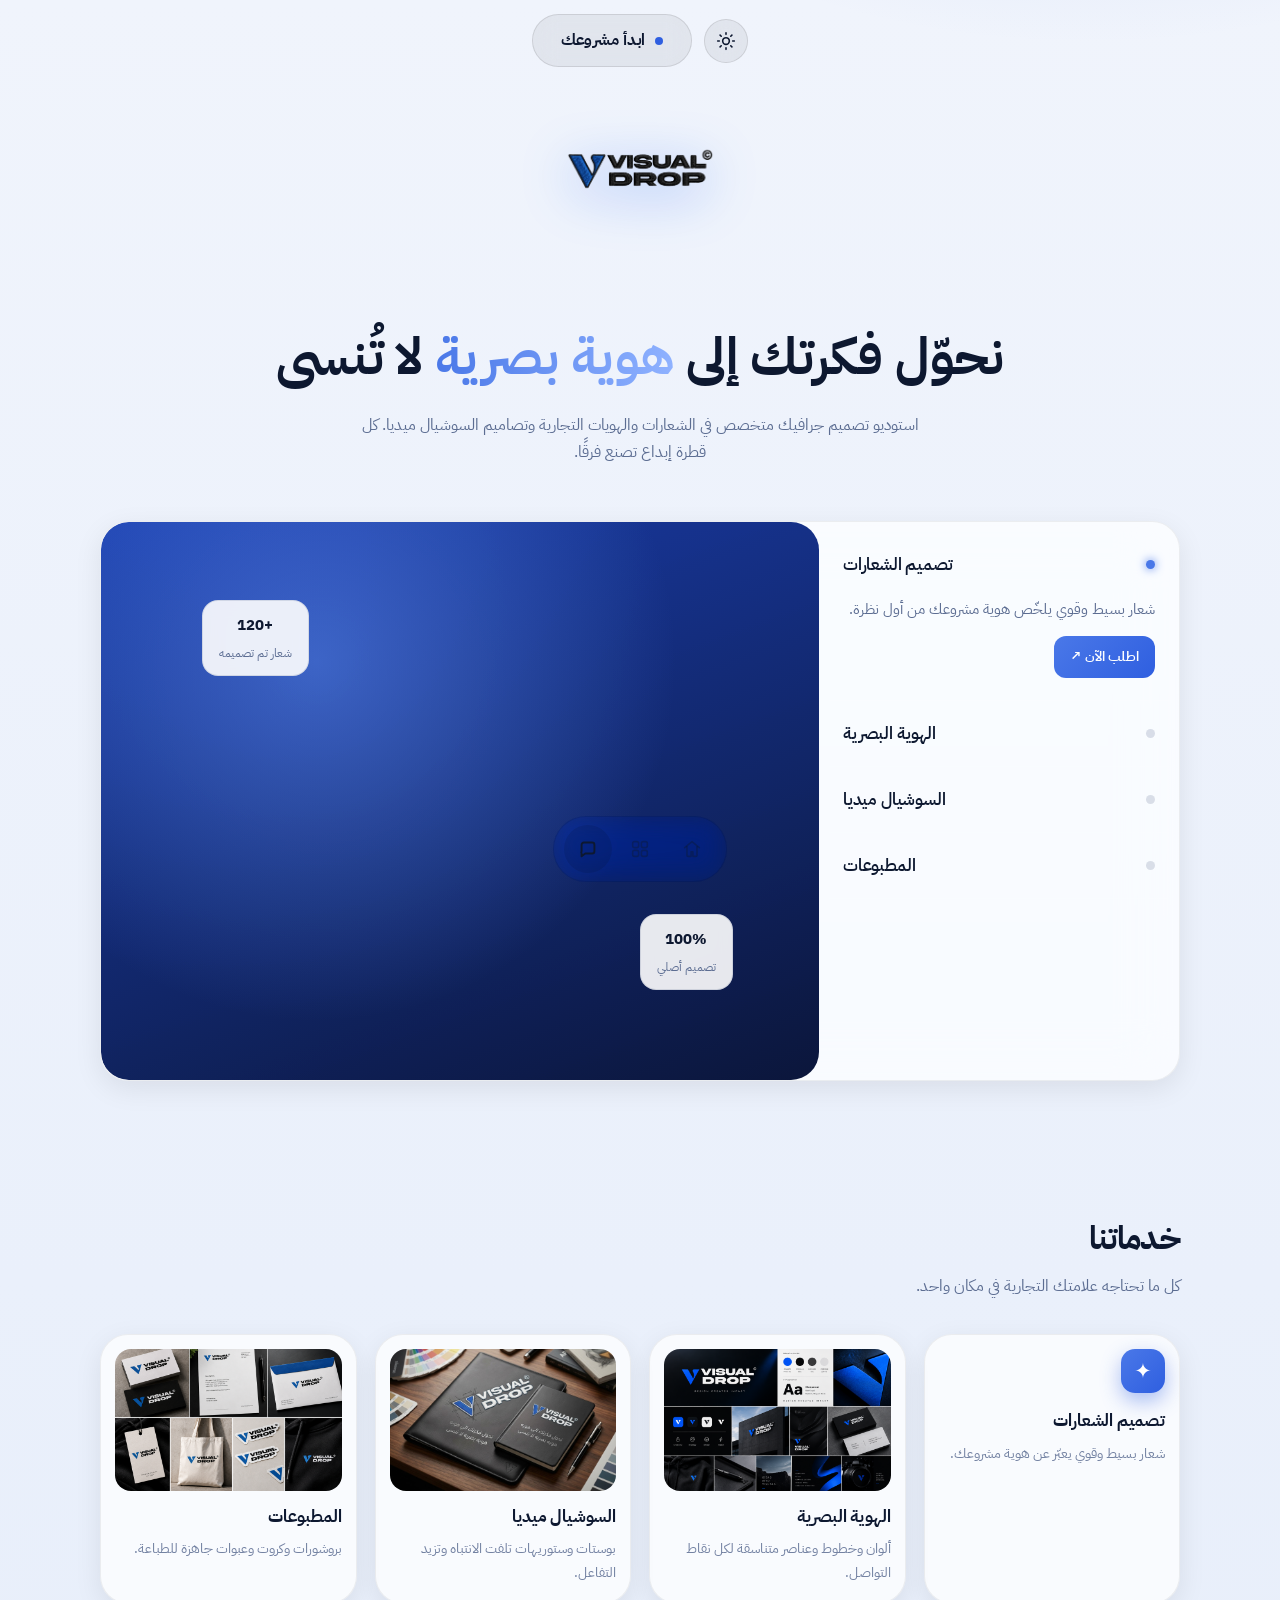
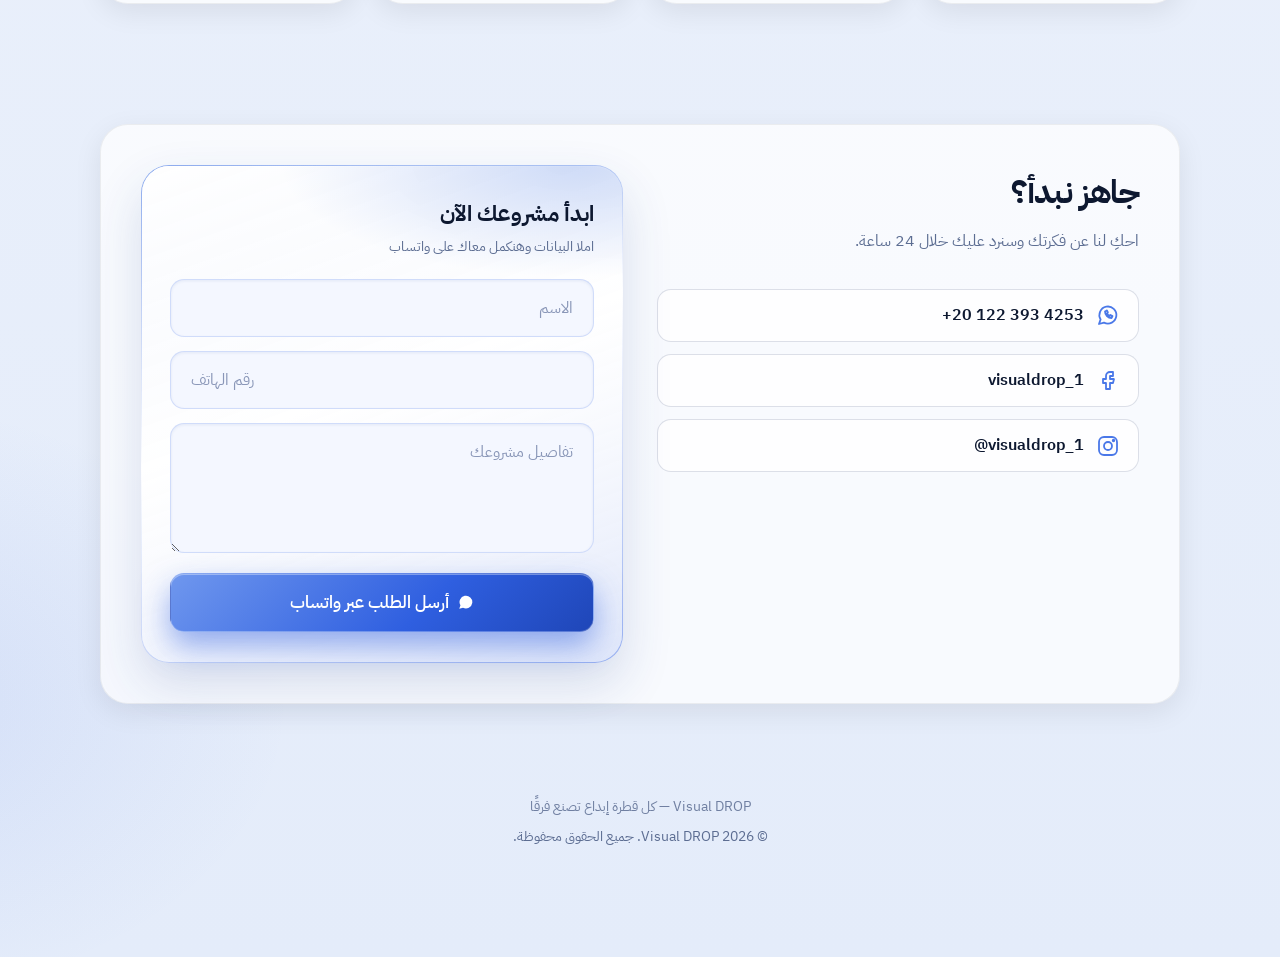
<file: index-16.html>
<!DOCTYPE html>
<html lang="ar" dir="rtl">
<head>
<meta charset="UTF-8">
<meta name="viewport" content="width=device-width, initial-scale=1, viewport-fit=cover">
<title>Visual DROP | استوديو جرافيك ديزاين</title>
<meta name="description" content="استوديو Visual DROP لتصميم الشعارات والهوية البصرية والسوشيال ميديا والمطبوعات.">
<meta name="theme-color" content="#0b1020">
<link rel="icon" href="image/logo.png">
<link href="https://fonts.googleapis.com/css2?family=IBM+Plex+Sans+Arabic:wght@400;500;600;700&display=swap" rel="stylesheet">
<style>
:root{
  --bg:#0b1020; --bg-2:#111833; --panel:rgba(255,255,255,.06); --panel-b:rgba(255,255,255,.14);
  --ink:#f3f6ff; --muted:#aab4d6;
  --blue:#2f5fe0; --blue-l:#5b86e5; --blue-d:#13245e;
  --shadow:0 20px 50px rgba(5,10,30,.5);
}
*{box-sizing:border-box;margin:0;padding:0}
html{scroll-behavior:smooth}
body{
  font-family:'IBM Plex Sans Arabic',system-ui,sans-serif;color:var(--ink);
  background:
    radial-gradient(900px 500px at 85% -10%, rgba(91,134,229,.28), transparent 60%),
    radial-gradient(700px 500px at -10% 90%, rgba(47,95,224,.22), transparent 60%),
    linear-gradient(180deg,var(--bg),var(--bg-2));
  min-height:100vh;overflow-x:hidden;line-height:1.7;
  padding-bottom:calc(78px + env(safe-area-inset-bottom,0px));
}
.glass{
  background:var(--panel);border:1px solid var(--panel-b);
  backdrop-filter:blur(16px) saturate(140%);-webkit-backdrop-filter:blur(16px) saturate(140%);
  box-shadow:var(--shadow), inset 0 1px 0 rgba(255,255,255,.08);border-radius:22px;
}
.wrap{max-width:1120px;margin:auto;padding:0 20px}

/* الهيدر */
header{
  position:sticky;top:0;z-index:30;padding:18px 20px 0;
  display:flex;align-items:center;justify-content:center;gap:12px;
}

nav.top{
  display:flex;align-items:center;gap:18px;padding:8px 10px 8px 8px;border-radius:999px;
}
nav.top .links{display:flex;align-items:center;gap:6px;padding-inline-start:4px}
nav.top .links a{
  color:var(--muted);text-decoration:none;font-weight:600;font-size:.88rem;
  padding:8px 14px;border-radius:999px;transition:background .2s,color .2s
}
nav.top .links a:hover{color:#fff;background:rgba(255,255,255,.08)}
.btn{
  display:inline-block;padding:11px 26px;border-radius:999px;font-weight:700;text-decoration:none;color:#fff;
  background:linear-gradient(135deg,var(--blue-l),var(--blue));border:1px solid rgba(255,255,255,.25);
  box-shadow:0 10px 24px rgba(47,95,224,.4);transition:transform .2s, box-shadow .2s;cursor:pointer;font-family:inherit;font-size:1rem
}
.btn:hover{transform:translateY(-2px);box-shadow:0 14px 30px rgba(47,95,224,.5)}
.btn.ghost{background:var(--panel);color:var(--ink);box-shadow:none;border-color:var(--panel-b)}
.btn-sm{padding:9px 18px;font-size:.85rem}


.logo-showcase{display:flex;justify-content:center;padding:34px 0 6px}
.big-logo{height:150px;width:auto;filter:drop-shadow(0 10px 26px rgba(10,85,245,.4))}
@media(max-width:520px){.big-logo{height:96px}}


.btn-top{
  display:inline-flex;align-items:center;gap:10px;padding:13px 32px;border-radius:999px;
  font-weight:800;font-size:1rem;text-decoration:none;color:#fff;letter-spacing:.2px;
  background:rgba(255,255,255,.1);
  border:1px solid rgba(255,255,255,.35);
  backdrop-filter:blur(14px) saturate(160%);-webkit-backdrop-filter:blur(14px) saturate(160%);
  box-shadow:0 10px 30px rgba(47,95,224,.3), inset 0 1px 0 rgba(255,255,255,.25);
  transition:transform .2s, box-shadow .2s, background .2s;
}
.btn-top:hover{transform:translateY(-2px) scale(1.02);background:rgba(255,255,255,.16);box-shadow:0 14px 36px rgba(47,95,224,.4), inset 0 1px 0 rgba(255,255,255,.3)}
.dot-pulse{width:8px;height:8px;border-radius:50%;background:#fff;box-shadow:0 0 0 0 rgba(255,255,255,.7);animation:pulse 1.8s infinite}
@keyframes pulse{0%{box-shadow:0 0 0 0 rgba(255,255,255,.6)}70%{box-shadow:0 0 0 8px rgba(255,255,255,0)}100%{box-shadow:0 0 0 0 rgba(255,255,255,0)}}

/* الهيرو - أكورديون زي المرجع */
.hero-top{padding:60px 0 20px;text-align:center}
.hero-top h1{font-size:clamp(2rem,5vw,3.2rem);font-weight:800;margin-bottom:12px}
.hero-top h1 span{background:linear-gradient(90deg,var(--blue-l),#8fb2ff);-webkit-background-clip:text;background-clip:text;color:transparent}
.hero-top p{color:var(--muted);max-width:560px;margin:auto}

.showcase{
  display:grid;grid-template-columns:360px 1fr;gap:0;overflow:hidden;min-height:560px;margin:34px 0 70px;
}
.acc{padding:10px}
.acc-item{border-bottom:1px solid var(--panel-b)}
.acc-item:last-child{border-bottom:none}
.acc-head{
  width:100%;background:none;border:none;color:var(--ink);text-align:right;font-family:inherit;
  display:flex;align-items:center;justify-content:space-between;padding:20px 14px;cursor:pointer;font-size:1.05rem;font-weight:700
}
.acc-head .dot{width:9px;height:9px;border-radius:50%;background:var(--panel-b);transition:background .25s}
.acc-item.on .acc-head .dot{background:var(--blue-l);box-shadow:0 0 10px var(--blue-l)}
.acc-item.on .acc-head{color:#fff}
.acc-body{max-height:0;overflow:hidden;transition:max-height .45s ease}
.acc-item.on .acc-body{max-height:260px}
.acc-body-in{padding:0 14px 22px}
.acc-body-in p{color:var(--muted);font-size:.92rem;margin-bottom:14px}
.acc-img{border-radius:14px;overflow:hidden;aspect-ratio:16/9;margin-bottom:14px;
  background:linear-gradient(135deg,var(--blue-d),var(--blue));display:flex;align-items:center;justify-content:center}
.acc-img svg{width:40%;height:40%;opacity:.85}
.mini-btn{
  display:inline-flex;align-items:center;gap:8px;padding:9px 16px;border-radius:12px;font-size:.88rem;font-weight:700;
  color:#fff;background:linear-gradient(135deg,var(--blue-l),var(--blue));text-decoration:none
}

.stage{position:relative;overflow:hidden}
.stage-bg{position:absolute;inset:0;transition:opacity .5s ease}
.stage-bg.s1{background:radial-gradient(circle at 30% 25%,rgba(91,134,229,.55),transparent 55%),
  linear-gradient(160deg,var(--blue-d),#0b1536)}
.stage-bg.s2{background:radial-gradient(circle at 70% 70%,rgba(91,134,229,.5),transparent 55%),
  linear-gradient(200deg,#0b1536,var(--blue-d))}
.stage-bg.s3{background:radial-gradient(circle at 50% 40%,rgba(143,178,255,.45),transparent 55%),
  linear-gradient(135deg,var(--blue-d),#101d4a)}
.stage-bg.s4{background:radial-gradient(circle at 25% 75%,rgba(47,95,224,.6),transparent 55%),
  linear-gradient(210deg,#0b1536,#152457)}
.stage-content{position:absolute;inset:0;display:flex;align-items:center;justify-content:center;opacity:0;transition:opacity .5s ease}
.stage-content.on{opacity:1}
.stage-content svg{width:46%;max-width:300px;height:auto;filter:drop-shadow(0 20px 40px rgba(0,0,0,.5))}
.pill{
  position:absolute;display:flex;flex-direction:column;align-items:center;gap:4px;padding:12px 16px;border-radius:16px;
  background:rgba(10,16,38,.65);border:1px solid rgba(255,255,255,.18);backdrop-filter:blur(8px);font-size:.75rem;color:var(--muted)
}
.pill b{color:#fff;font-size:.95rem}
.pill.p1{top:14%;left:14%} .pill.p2{bottom:16%;right:12%} .pill.p3{top:20%;right:16%} .pill.p4{bottom:20%;left:16%}


.reveal{opacity:0;transform:translateY(18px);transition:opacity .6s ease, transform .6s ease}
.reveal.in{opacity:1;transform:none}

/* الأقسام */
section{padding:60px 0;scroll-margin-top:90px}
.title{font-size:2rem;font-weight:800;margin-bottom:8px}
.sub{color:var(--muted);margin-bottom:34px}
.services{display:grid;grid-template-columns:repeat(4,1fr);gap:18px}
.service{padding:26px;transition:transform .25s}
.service:hover{transform:translateY(-6px)}
.service .ic{width:48px;height:48px;border-radius:14px;display:grid;place-items:center;font-size:1.3rem;margin-bottom:14px;color:#fff;
  background:linear-gradient(135deg,var(--blue-l),var(--blue));box-shadow:0 8px 20px rgba(47,95,224,.4)}
.service h3{font-size:1.1rem;margin-bottom:6px}
.service p{color:var(--muted);font-size:.95rem}

/* التواصل */
.contact{padding:40px;display:grid;grid-template-columns:1fr 1fr;gap:34px}
.links{display:grid;gap:12px;margin-top:6px}
.link{display:flex;align-items:center;gap:12px;padding:12px 18px;border-radius:16px;text-decoration:none;color:var(--ink);font-weight:600;
  background:rgba(255,255,255,.05);border:1px solid var(--panel-b);transition:transform .2s, background .2s}
.link:hover{transform:translateY(-2px);background:rgba(255,255,255,.09)}
.link svg{width:24px;height:24px;flex:none;fill:none;stroke:var(--blue-l);stroke-width:1.8;stroke-linecap:round;stroke-linejoin:round}
.link span{direction:ltr;unicode-bidi:embed}
form{display:grid;gap:14px}
input,textarea{
  width:100%;padding:14px 18px;border-radius:14px;color:var(--ink);font-family:inherit;font-size:1rem;
  background:rgba(255,255,255,.05);border:1px solid var(--panel-b);outline:none;transition:border-color .2s
}
input::placeholder,textarea::placeholder{color:#7c88ad}
input:focus,textarea:focus{border-color:var(--blue-l)}
textarea{min-height:120px;resize:vertical}
footer{text-align:center;color:var(--muted);padding:30px 0;font-size:.9rem}

/* شريط التنقل السفلي — قطعة واحدة بستايل موبايل + زجاج ضبابي */
.tabbar{
  position:fixed;z-index:40;left:0;right:0;
  bottom:0;
  display:flex;align-items:stretch;justify-content:space-around;
  gap:0;padding:8px 10px calc(8px + env(safe-area-inset-bottom,0px));
  width:100%;max-width:100%;
  border-radius:0;
  background:rgba(14,20,42,.55);
  border:none;
  border-top:1px solid rgba(255,255,255,.16);
  backdrop-filter:blur(24px) saturate(180%);
  -webkit-backdrop-filter:blur(24px) saturate(180%);
  box-shadow:0 -8px 32px rgba(0,0,0,.28), inset 0 1px 0 rgba(255,255,255,.1);
}
.tabbar a{
  flex:1;display:flex;flex-direction:column;align-items:center;justify-content:center;
  gap:3px;padding:8px 4px 6px;border-radius:16px;
  color:rgba(231,236,255,.65);text-decoration:none;font-size:.7rem;font-weight:700;
  transition:color .25s ease, background .25s ease, transform .2s ease;
  position:relative;min-width:0;
}
.tabbar a:active{transform:scale(.92)}
.tabbar svg{width:24px;height:24px;fill:none;stroke:currentColor;stroke-width:1.85;stroke-linecap:round;stroke-linejoin:round;transition:transform .25s, stroke-width .25s}
.tabbar a.on{
  color:#fff;
  background:transparent;
  box-shadow:none;
}
.tabbar a.on svg{transform:translateY(-1px);stroke-width:2.15}
/* نقطة/خط صغير تحت التاب النشط — ستايل موبايل */
.tabbar a.on::after{
  content:"";position:absolute;bottom:2px;left:50%;transform:translateX(-50%);
  width:16px;height:3px;border-radius:99px;
  background:linear-gradient(90deg,var(--blue-l),var(--blue));
  box-shadow:0 0 10px rgba(91,134,229,.6);
}

@media(max-width:860px){
  .showcase{grid-template-columns:1fr;min-height:auto}
  .stage{height:340px;order:-1}
  .services{grid-template-columns:1fr 1fr}
  
  .contact{grid-template-columns:1fr}
}
@media(max-width:720px){nav.top .links{display:none}}
@media(max-width:520px){.services{grid-template-columns:1fr}.brand{height:56px;padding:8px 18px}.btn-sm{padding:7px 14px;font-size:.78rem}}
@media(prefers-reduced-motion:reduce){*{animation:none!important;transition:none!important;scroll-behavior:auto!important}}
:focus-visible{outline:2px solid var(--blue-l);outline-offset:3px}
.btn:active, .btn-top:active, .link:active{transform:scale(.97)}

/* Light mode */
html.light{
  --bg:#f4f7ff; --bg-2:#e8eefc; --panel:rgba(255,255,255,.78); --panel-b:rgba(15,30,70,.12);
  --ink:#0f1a36; --muted:#5a6a90;
  --blue:#2f5fe0; --blue-l:#4a78e8; --blue-d:#1a3a9e;
  --shadow:0 20px 50px rgba(30,50,100,.12);
}
html.light body{
  background:
    radial-gradient(900px 500px at 85% -10%, rgba(91,134,229,.18), transparent 60%),
    radial-gradient(700px 500px at -10% 90%, rgba(47,95,224,.12), transparent 60%),
    linear-gradient(180deg,var(--bg),var(--bg-2));
}
html.light .pill{
  background:rgba(255,255,255,.82);border:1px solid rgba(15,30,70,.12);color:var(--muted)
}
html.light .pill b{color:var(--ink)}
html.light input,html.light textarea{
  background:rgba(255,255,255,.9);border-color:rgba(15,30,70,.14)
}
html.light input::placeholder,html.light textarea::placeholder{color:#8a97b8}
html.light .link{background:rgba(255,255,255,.7)}
html.light .link:hover{background:rgba(255,255,255,.95)}
html.light .tabbar{
  background:rgba(255,255,255,.62) !important;
  border:none !important;
  border-top:1px solid rgba(20,40,90,.12) !important;
  box-shadow:0 -8px 28px rgba(30,50,110,.12), inset 0 1px 0 rgba(255,255,255,.7) !important;
}
html.light .tabbar a{color:var(--muted)}
html.light .tabbar a.on{color:#fff}
html.light nav.top .links a:hover{color:var(--ink);background:rgba(15,30,70,.06)}
html.light .btn.ghost{color:var(--ink)}
html.light .stage-bg.s1,html.light .stage-bg.s2,html.light .stage-bg.s3,html.light .stage-bg.s4{
  filter:saturate(1.05) brightness(1.05);
}
html.light .acc-item.on .acc-head{color:var(--ink)}


/* زر تبديل الوضع */
.theme-toggle{
  width:42px;height:42px;border-radius:50%;border:1px solid var(--panel-b);
  background:var(--panel);color:var(--ink);cursor:pointer;display:grid;place-items:center;
  transition:transform .2s, background .2s, border-color .2s;flex:none;padding:0;
  box-shadow:inset 0 1px 0 rgba(255,255,255,.08)
}
.theme-toggle:hover{transform:scale(1.06);background:rgba(255,255,255,.1)}
.theme-toggle svg{width:20px;height:20px;fill:none;stroke:currentColor;stroke-width:1.8;stroke-linecap:round;stroke-linejoin:round}
.theme-toggle .icon-sun{display:none}
.theme-toggle .icon-moon{display:block}
html.light .theme-toggle .icon-sun{display:block}
html.light .theme-toggle .icon-moon{display:none}
html.light .theme-toggle:hover{background:rgba(15,30,70,.08)}


header .theme-toggle{
  background:rgba(255,255,255,.08);border:1px solid rgba(255,255,255,.2);
  backdrop-filter:blur(12px);-webkit-backdrop-filter:blur(12px);
  box-shadow:0 8px 20px rgba(0,0,0,.2)
}
html.light header .theme-toggle{
  background:rgba(255,255,255,.85);border:1px solid rgba(15,30,70,.12);
  box-shadow:0 8px 20px rgba(30,50,100,.1)
}

</style>

<style id="theme-overrides">

/* صور العروض في الـ stage */
.stage-img{
  width:78%;max-width:420px;height:auto;max-height:78%;
  object-fit:contain;border-radius:16px;
  box-shadow:0 20px 50px rgba(0,0,0,.45);
  filter:drop-shadow(0 12px 28px rgba(0,0,0,.35));
}
.stage-content{padding:18px}
/* صور داخل كروت الخدمات */
.service-media{
  width:100%;aspect-ratio:16/10;border-radius:14px;overflow:hidden;
  margin-bottom:14px;background:rgba(0,0,0,.2);
}
.service-media img{
  width:100%;height:100%;object-fit:cover;display:block;
  transition:transform .35s ease;
}
.service:hover .service-media img{transform:scale(1.05)}
.service{overflow:hidden}

/* Light mode: زر ابدأ مشروعك واضح */
html.light .btn-top{
  color:#0d1830 !important;
  background:rgba(255,255,255,.95) !important;
  border:1px solid rgba(20,40,90,.18) !important;
  box-shadow:0 10px 28px rgba(30,50,110,.14) !important;
}
html.light .btn-top .dot-pulse{
  background:#2f5fe0 !important;
  box-shadow:0 0 0 0 rgba(47,95,224,.45);
}
html.light a.btn-top,
html.light header .btn-top{
  color:#0d1830 !important;
}

/* ===== Dark / Light Mode (override) ===== */
html.light{
  --bg:#f0f4fc !important;
  --bg-2:#e4ecfa !important;
  --panel:rgba(255,255,255,.88) !important;
  --panel-b:rgba(20,40,90,.14) !important;
  --ink:#0d1830 !important;
  --muted:#5c6d92 !important;
  --blue:#2f5fe0 !important;
  --blue-l:#4a78e8 !important;
  --blue-d:#1a3a9e !important;
  --shadow:0 18px 44px rgba(30,50,110,.12) !important;
  color-scheme:light;
}
html:not(.light){color-scheme:dark}
html.light body{
  background:
    radial-gradient(900px 500px at 85% -10%, rgba(91,134,229,.16), transparent 60%),
    radial-gradient(700px 500px at -10% 90%, rgba(47,95,224,.10), transparent 60%),
    linear-gradient(180deg,#f0f4fc,#e4ecfa) !important;
  color:#0d1830 !important;
}
html.light .glass{
  background:rgba(255,255,255,.88) !important;
  border-color:rgba(20,40,90,.14) !important;
  box-shadow:0 18px 44px rgba(30,50,110,.12), inset 0 1px 0 rgba(255,255,255,.9) !important;
}
html.light .pill{
  background:rgba(255,255,255,.9) !important;
  border-color:rgba(20,40,90,.12) !important;
  color:#5c6d92 !important;
}
html.light .pill b{color:#0d1830 !important}
html.light input,html.light textarea{
  background:#fff !important;
  border-color:rgba(20,40,90,.16) !important;
  color:#0d1830 !important;
}
html.light input::placeholder,html.light textarea::placeholder{color:#8a97b8 !important}
html.light .link{
  background:rgba(255,255,255,.75) !important;
  color:#0d1830 !important;
}
html.light .link:hover{background:#fff !important}
html.light .tabbar{
  background:rgba(255,255,255,.62) !important;
  border:none !important;
  border-top:1px solid rgba(20,40,90,.12) !important;
  box-shadow:0 -8px 28px rgba(30,50,110,.12), inset 0 1px 0 rgba(255,255,255,.7) !important;
}
html.light .tabbar a{color:#5c6d92 !important}
html.light .tabbar a.on{color:var(--blue) !important;background:transparent !important}
html.light .tabbar a.on::after{
  background:linear-gradient(90deg,var(--blue-l),var(--blue)) !important;
}
html.light .acc-item.on .acc-head{color:#0d1830 !important}
html.light .acc-body-in p,
html.light .sub,
html.light .service p,
html.light footer{color:#5c6d92 !important}
html.light .title,html.light h1,html.light h2,html.light h3{color:#0d1830 !important}
html.light .btn.ghost{color:#0d1830 !important;background:rgba(255,255,255,.7)!important}

/* Theme toggle button - always visible */
.theme-toggle{
  width:44px;height:44px;border-radius:50%;
  border:1px solid rgba(255,255,255,.25);
  background:rgba(255,255,255,.12);
  color:#fff;cursor:pointer;
  display:inline-grid;place-items:center;
  transition:transform .2s, background .2s;
  flex:none;padding:0;position:relative;z-index:50;
  backdrop-filter:blur(12px);-webkit-backdrop-filter:blur(12px);
  box-shadow:0 8px 22px rgba(0,0,0,.25);
}
.theme-toggle:hover{transform:scale(1.08);background:rgba(255,255,255,.2)}
.theme-toggle svg{width:20px;height:20px;pointer-events:none}
.theme-toggle .icon-moon{display:block;fill:#fff;stroke:none}
.theme-toggle .icon-sun{display:none;fill:none;stroke:#0d1830;stroke-width:1.9;stroke-linecap:round;stroke-linejoin:round}
html.light .theme-toggle{
  background:rgba(255,255,255,.95);
  border-color:rgba(20,40,90,.15);
  color:#0d1830;
  box-shadow:0 8px 22px rgba(30,50,110,.12);
}
html.light .theme-toggle .icon-moon{display:none}
html.light .theme-toggle .icon-sun{display:block}

/* Ensure reveal sections become visible */
.reveal.in, section.reveal.in{opacity:1 !important;transform:none !important}
/* Safety: if JS fails, still show after short delay via animation fallback */
@keyframes revealFallback{to{opacity:1;transform:none}}
.reveal{animation:revealFallback .01s 2.5s forwards}

header{
  display:flex !important;
  align-items:center;
  justify-content:center;
  gap:12px;
  flex-wrap:wrap;
}
</style>
<script>
/* Apply theme ASAP before paint */
(function(){
  try{
    var k='vd-theme', s=localStorage.getItem(k);
    if(s==='light') document.documentElement.classList.add('light');
    else if(s==='dark') document.documentElement.classList.remove('light');
    else if(window.matchMedia && matchMedia('(prefers-color-scheme: light)').matches)
      document.documentElement.classList.add('light');
  }catch(e){}
})();
</script>


<style id="ios-style">
/* ===== iOS-inspired polish ===== */
:root{
  --ios-radius:20px;
  --ios-radius-lg:28px;
}
body{
  font-family:'IBM Plex Sans Arabic',-apple-system,BlinkMacSystemFont,system-ui,sans-serif !important;
  -webkit-font-smoothing:antialiased;
  -webkit-tap-highlight-color:transparent;
}
.glass{
  border-radius:var(--ios-radius-lg) !important;
  background:rgba(255,255,255,.08) !important;
  border:1px solid rgba(255,255,255,.12) !important;
  box-shadow:0 8px 32px rgba(0,0,0,.22) !important;
  backdrop-filter:blur(28px) saturate(180%) !important;
  -webkit-backdrop-filter:blur(28px) saturate(180%) !important;
}
html.light .glass{
  background:rgba(255,255,255,.72) !important;
  border:1px solid rgba(0,0,0,.06) !important;
  box-shadow:0 8px 28px rgba(0,0,0,.08) !important;
}
.service{
  padding:14px 14px 18px !important;
  border-radius:var(--ios-radius-lg) !important;
}
.service-media{
  border-radius:16px !important;
  aspect-ratio:16/10 !important;
  background:rgba(0,0,0,.25) !important;
  overflow:hidden !important;
  margin-bottom:12px !important;
}
.service-media img{
  width:100% !important;height:100% !important;
  object-fit:cover !important;display:block !important;
}
.service h3{font-size:1.05rem !important;font-weight:700 !important;letter-spacing:-.01em}
.service p{font-size:.88rem !important;opacity:.85}
.service .ic{
  border-radius:14px !important;
  width:44px !important;height:44px !important;
}
/* Stage images */
.stage-img{
  width:86% !important;max-width:440px !important;
  border-radius:18px !important;
  object-fit:contain !important;
  box-shadow:0 16px 48px rgba(0,0,0,.4) !important;
}
.stage{border-radius:var(--ios-radius-lg);overflow:hidden}
/* Header CTA - iOS pill */
.btn-top{
  border-radius:999px !important;
  font-weight:600 !important;
  letter-spacing:-.01em !important;
  backdrop-filter:blur(20px) saturate(180%) !important;
  -webkit-backdrop-filter:blur(20px) saturate(180%) !important;
}
.theme-toggle{
  border-radius:50% !important;
  backdrop-filter:blur(20px) !important;
  -webkit-backdrop-filter:blur(20px) !important;
}
/* iOS tab bar */
.tabbar{
  border-radius:0 !important;
  background:rgba(10,14,28,.72) !important;
  border-top:0.5px solid rgba(255,255,255,.14) !important;
  backdrop-filter:blur(40px) saturate(200%) !important;
  -webkit-backdrop-filter:blur(40px) saturate(200%) !important;
  box-shadow:none !important;
  padding:6px 8px calc(6px + env(safe-area-inset-bottom,0px)) !important;
}
html.light .tabbar{
  background:rgba(255,255,255,.78) !important;
  border-top:0.5px solid rgba(0,0,0,.08) !important;
}
.tabbar a{
  font-size:.64rem !important;
  font-weight:500 !important;
  letter-spacing:-.01em !important;
  gap:2px !important;
  padding:6px 2px 4px !important;
  border-radius:12px !important;
}
.tabbar a.on{
  color:#5b86e5 !important;
  background:transparent !important;
}
html.light .tabbar a.on{color:#2f5fe0 !important}
.tabbar a.on::after{
  width:4px !important;height:4px !important;
  bottom:1px !important;
  background:currentColor !important;
  box-shadow:none !important;
}
.tabbar svg{width:26px !important;height:26px !important;stroke-width:1.7 !important}
.tabbar a.on svg{stroke-width:2 !important;transform:none !important}
/* Accordion iOS */
.acc-item{border-bottom:0.5px solid rgba(255,255,255,.1) !important}
.acc-head{font-weight:600 !important;letter-spacing:-.01em}
.mini-btn{border-radius:12px !important;font-weight:600 !important}
/* Inputs iOS */
input,textarea{
  border-radius:14px !important;
  border:0.5px solid rgba(255,255,255,.12) !important;
  background:rgba(255,255,255,.06) !important;
  font-size:16px !important; /* prevents iOS zoom on focus */
}
html.light input,html.light textarea{
  background:rgba(0,0,0,.04) !important;
  border:0.5px solid rgba(0,0,0,.08) !important;
}
.btn{
  border-radius:14px !important;
  font-weight:600 !important;
}
.link{border-radius:14px !important}
.title{letter-spacing:-.02em !important;font-weight:800 !important}
/* Safe spacing for notched phones */
header{padding-top:max(14px, env(safe-area-inset-top,0px)) !important}
</style>


<style id="final-polish">
/* زر ابدأ مشروعك — شفاف أكتر + مدوّر أكتر */
.btn-top,
a.btn-top,
header .btn-top{
  border-radius:999px !important;
  padding:12px 28px !important;
  background:rgba(255,255,255,.08) !important;
  border:1px solid rgba(255,255,255,.22) !important;
  color:#fff !important;
  font-weight:650 !important;
  letter-spacing:-.01em !important;
  backdrop-filter:blur(24px) saturate(180%) !important;
  -webkit-backdrop-filter:blur(24px) saturate(180%) !important;
  box-shadow:0 4px 20px rgba(0,0,0,.12), inset 0 1px 0 rgba(255,255,255,.15) !important;
  transition:background .25s, transform .2s, border-color .25s !important;
}
.btn-top:hover,
a.btn-top:hover{
  background:rgba(255,255,255,.14) !important;
  border-color:rgba(255,255,255,.35) !important;
  transform:translateY(-1px) !important;
}
html.light .btn-top,
html.light a.btn-top,
html.light header .btn-top{
  background:rgba(255,255,255,.45) !important;
  border:1px solid rgba(0,0,0,.08) !important;
  color:#0d1830 !important;
  box-shadow:0 4px 18px rgba(0,0,0,.06), inset 0 1px 0 rgba(255,255,255,.8) !important;
}
html.light .btn-top:hover{
  background:rgba(255,255,255,.7) !important;
}

/* زر الثيم — نفس الشفافية */
.theme-toggle{
  background:rgba(255,255,255,.08) !important;
  border:1px solid rgba(255,255,255,.22) !important;
  backdrop-filter:blur(24px) saturate(180%) !important;
  -webkit-backdrop-filter:blur(24px) saturate(180%) !important;
  box-shadow:inset 0 1px 0 rgba(255,255,255,.12) !important;
}
html.light .theme-toggle{
  background:rgba(255,255,255,.45) !important;
  border:1px solid rgba(0,0,0,.08) !important;
}

/* الشريط السفلي — أيقونات أوضح */
.tabbar{
  background:rgba(8,12,24,.65) !important;
  backdrop-filter:blur(40px) saturate(200%) !important;
  -webkit-backdrop-filter:blur(40px) saturate(200%) !important;
  border-top:0.5px solid rgba(255,255,255,.12) !important;
  padding:8px 6px calc(8px + env(safe-area-inset-bottom,0px)) !important;
}
.tabbar a{
  gap:4px !important;
  padding:8px 4px 6px !important;
  color:rgba(255,255,255,.45) !important;
  font-size:.62rem !important;
  font-weight:500 !important;
}
.tabbar a.on{
  color:#6b9fff !important;
}
.tabbar svg{
  width:24px !important;
  height:24px !important;
  stroke-width:1.6 !important;
}
.tabbar a.on svg{
  stroke-width:2 !important;
}
.tabbar a.on::after{
  width:5px !important;
  height:5px !important;
  border-radius:50% !important;
  bottom:2px !important;
  background:currentColor !important;
  box-shadow:0 0 8px currentColor !important;
}
html.light .tabbar{
  background:rgba(255,255,255,.72) !important;
  border-top:0.5px solid rgba(0,0,0,.06) !important;
}
html.light .tabbar a{color:rgba(0,0,0,.35) !important}
html.light .tabbar a.on{color:#2f5fe0 !important}
</style>


<style id="tabbar-v2">
/* شريط سفلي جديد — أيقونات فقط + شفاف زي زر ابدأ مشروعك */
.tabbar{
  position:fixed !important;
  z-index:40 !important;
  left:50% !important;
  right:auto !important;
  transform:translateX(-50%) !important;
  bottom:calc(18px + env(safe-area-inset-bottom,0px)) !important;
  width:auto !important;
  max-width:none !important;
  display:flex !important;
  align-items:center !important;
  justify-content:center !important;
  gap:4px !important;
  padding:8px 10px !important;
  border-radius:999px !important;
  background:rgba(255,255,255,.08) !important;
  border:1px solid rgba(255,255,255,.22) !important;
  backdrop-filter:blur(14px) saturate(160%) !important;
  -webkit-backdrop-filter:blur(14px) saturate(160%) !important;
  box-shadow:0 8px 28px rgba(0,0,0,.2), inset 0 1px 0 rgba(255,255,255,.12) !important;
}
.tabbar a{
  flex:none !important;
  width:48px !important;
  height:48px !important;
  display:grid !important;
  place-items:center !important;
  padding:0 !important;
  margin:0 !important;
  border-radius:50% !important;
  color:rgba(255,255,255,.55) !important;
  background:transparent !important;
  text-decoration:none !important;
  font-size:0 !important;
  line-height:0 !important;
  gap:0 !important;
  transition:color .22s ease, background .22s ease, transform .18s ease !important;
  position:relative !important;
}
.tabbar a:active{transform:scale(.9) !important}
.tabbar svg{
  width:22px !important;
  height:22px !important;
  stroke-width:1.75 !important;
  display:block !important;
}
.tabbar a.on{
  color:#fff !important;
  background:rgba(255,255,255,.14) !important;
  box-shadow:none !important;
}
.tabbar a.on svg{stroke-width:2.1 !important;transform:none !important}
.tabbar a.on::after{display:none !important;content:none !important}

html.light .tabbar{
  background:rgba(255,255,255,.45) !important;
  border:1px solid rgba(0,0,0,.08) !important;
  box-shadow:0 8px 24px rgba(0,0,0,.08), inset 0 1px 0 rgba(255,255,255,.7) !important;
  backdrop-filter:blur(14px) saturate(160%) !important;
  -webkit-backdrop-filter:blur(14px) saturate(160%) !important;
}
html.light .tabbar a{color:rgba(13,24,48,.4) !important}
html.light .tabbar a.on{
  color:#0d1830 !important;
  background:rgba(255,255,255,.7) !important;
}
</style>


<style id="flat-bars">
/* إزالة البيفل من الزر العلوي + الثيم + الشريط السفلي */
.btn-top,
a.btn-top,
header .btn-top{
  background:rgba(255,255,255,.1) !important;
  border:none !important;
  box-shadow:none !important;
  backdrop-filter:blur(12px) !important;
  -webkit-backdrop-filter:blur(12px) !important;
}
.btn-top:hover,
a.btn-top:hover{
  background:rgba(255,255,255,.16) !important;
  box-shadow:none !important;
  border:none !important;
}
html.light .btn-top,
html.light a.btn-top,
html.light header .btn-top{
  background:rgba(0,0,0,.06) !important;
  border:none !important;
  box-shadow:none !important;
  color:#0d1830 !important;
}
html.light .btn-top:hover{
  background:rgba(0,0,0,.1) !important;
}

.theme-toggle{
  background:rgba(255,255,255,.1) !important;
  border:none !important;
  box-shadow:none !important;
  backdrop-filter:blur(12px) !important;
  -webkit-backdrop-filter:blur(12px) !important;
}
html.light .theme-toggle{
  background:rgba(0,0,0,.06) !important;
  border:none !important;
  box-shadow:none !important;
}

.tabbar{
  background:rgba(255,255,255,.1) !important;
  border:none !important;
  box-shadow:none !important;
  backdrop-filter:blur(12px) !important;
  -webkit-backdrop-filter:blur(12px) !important;
}
.tabbar a.on{
  background:rgba(255,255,255,.16) !important;
  box-shadow:none !important;
  border:none !important;
}
.tabbar a.on::after{display:none !important;content:none !important}

html.light .tabbar{
  background:rgba(0,0,0,.06) !important;
  border:none !important;
  box-shadow:none !important;
}
html.light .tabbar a.on{
  background:rgba(0,0,0,.1) !important;
  box-shadow:none !important;
}
</style>


<style id="light-stroke">
/* ستروك خفيف جدًا للبار العلوي والسفلي */
.btn-top,
a.btn-top,
header .btn-top{
  border:1px solid rgba(255,255,255,.18) !important;
  box-shadow:none !important;
}
.theme-toggle{
  border:1px solid rgba(255,255,255,.18) !important;
  box-shadow:none !important;
}
.tabbar{
  border:1px solid rgba(255,255,255,.18) !important;
  box-shadow:none !important;
}
html.light .btn-top,
html.light a.btn-top,
html.light header .btn-top,
html.light .theme-toggle,
html.light .tabbar{
  border:1px solid rgba(0,0,0,.1) !important;
}
/* تأكيد ظهور اللوجو في مكانه تحت الهيدر */
.logo-showcase{
  display:flex !important;
  justify-content:center !important;
  padding:28px 0 8px !important;
}
.big-logo{
  display:block !important;
  height:150px !important;
  width:auto !important;
  max-width:90vw !important;
  object-fit:contain !important;
}
@media(max-width:520px){
  .big-logo{height:96px !important}
}
</style>

<style id="logo-swap">
.logo-light{display:none}
html.light .logo-dark{display:none !important}
html.light .logo-light{display:block}
html.light.no-ll .logo-dark{display:block !important}
</style>
</head>
<body>

<header>
<button type="button" class="theme-toggle" id="themeToggle" aria-label="تبديل الوضع الفاتح والداكن" title="الوضع الفاتح / الداكن">
      <svg class="icon-moon" viewBox="0 0 24 24" aria-hidden="true"><path d="M21 14.5A8.5 8.5 0 1 1 9.5 3 7 7 0 0 0 21 14.5z"/></svg>
      <svg class="icon-sun" viewBox="0 0 24 24" aria-hidden="true"><circle cx="12" cy="12" r="4"/><path d="M12 2v2M12 20v2M4.9 4.9l1.4 1.4M17.7 17.7l1.4 1.4M2 12h2M20 12h2M4.9 19.1l1.4-1.4M17.7 6.3l1.4-1.4"/></svg>
    </button>
  <a class="btn btn-top" href="#contact">
    <span class="dot-pulse"></span>
    ابدأ مشروعك
  </a>
</header>

<main class="wrap" id="top">
  <div class="logo-showcase">
    <img src="image/logo.png" alt="Visual DROP" class="big-logo logo-dark">
    <img src="image/logo-light.png" alt="Visual DROP" class="big-logo logo-light" onerror="this.remove();document.documentElement.classList.add('no-ll')">
  </div>
  <div class="hero-top">
    <h1>نحوّل فكرتك إلى <span>هوية بصرية</span> لا تُنسى</h1>
    <p>استوديو تصميم جرافيك متخصص في الشعارات والهويات التجارية وتصاميم السوشيال ميديا. كل قطرة إبداع تصنع فرقًا.</p>
  </div>

  <div class="glass showcase" id="showcase">
    <div class="acc">
      <div class="acc-item on" data-stage="1">
        <button class="acc-head"><span class="dot"></span><span>تصميم الشعارات</span></button>
        <div class="acc-body"><div class="acc-body-in">
          <p>شعار بسيط وقوي يلخّص هوية مشروعك من أول نظرة.</p>
          <a class="mini-btn" href="#contact">اطلب الآن ↗</a>
        </div></div>
      </div>
      <div class="acc-item" data-stage="2">
        <button class="acc-head"><span class="dot"></span><span>الهوية البصرية</span></button>
        <div class="acc-body"><div class="acc-body-in">
          <p>ألوان وخطوط وعناصر متناسقة على كل نقاط التواصل مع عملائك.</p>
          <a class="mini-btn" href="#contact">اطلب الآن ↗</a>
        </div></div>
      </div>
      <div class="acc-item" data-stage="3">
        <button class="acc-head"><span class="dot"></span><span>السوشيال ميديا</span></button>
        <div class="acc-body"><div class="acc-body-in">
          <p>بوستات وستوريهات تلفت الانتباه وتزيد التفاعل على حساباتك.</p>
          <a class="mini-btn" href="#contact">اطلب الآن ↗</a>
        </div></div>
      </div>
      <div class="acc-item" data-stage="4">
        <button class="acc-head"><span class="dot"></span><span>المطبوعات</span></button>
        <div class="acc-body"><div class="acc-body-in">
          <p>بروشورات وكروت وعبوات منتجات جاهزة للطباعة باحترافية.</p>
          <a class="mini-btn" href="#contact">اطلب الآن ↗</a>
        </div></div>
      </div>
    </div>

    <div class="stage">
      <div class="stage-bg s1" id="bg1"></div>
      <div class="stage-bg s2" id="bg2" style="opacity:0"></div>
      <div class="stage-bg s3" id="bg3" style="opacity:0"></div>
      <div class="stage-bg s4" id="bg4" style="opacity:0"></div>

      <div class="stage-content on" data-c="1">
        <img class="logo-dark" src="image/logo.png" alt="Visual DROP" style="width:46%;max-width:300px;height:auto;filter:drop-shadow(0 20px 40px rgba(0,0,0,.5))">
        <div class="pill p1"><b>+120</b>شعار تم تصميمه</div>
        <div class="pill p2"><b>100%</b>تصميم أصلي</div>
      </div>
      <div class="stage-content" data-c="2">
        <img class="stage-img" src="image/identity.png" alt="الهوية البصرية - Visual DROP">
        <div class="pill p3"><b>+40</b>هوية متكاملة</div>
        <div class="pill p4"><b>24h</b>سرعة الرد</div>
      </div>
      <div class="stage-content" data-c="3">
        <img class="stage-img" src="image/social.png" alt="السوشيال ميديا - Visual DROP">
        <div class="pill p1"><b>+300</b>بوست مصمم</div>
        <div class="pill p2"><b>↑</b>نمو تفاعل</div>
      </div>
      <div class="stage-content" data-c="4">
        <img class="stage-img" src="image/prints.png" alt="المطبوعات - Visual DROP">
        <div class="pill p3"><b>+80</b>تصميم مطبوع</div>
        <div class="pill p4"><b>طباعة</b>جاهزة للتسليم</div>
      </div>
    </div>
  </div>

  <section id="services" class="reveal in">
    <h2 class="title">خدماتنا</h2>
    <p class="sub">كل ما تحتاجه علامتك التجارية في مكان واحد.</p>
    <div class="services">
      <div class="glass service"><div class="ic">✦</div><h3>تصميم الشعارات</h3><p>شعار بسيط وقوي يعبّر عن هوية مشروعك.</p></div>
      <div class="glass service">
        <div class="service-media"><img src="image/identity.png" alt="الهوية البصرية"></div>
        <h3>الهوية البصرية</h3><p>ألوان وخطوط وعناصر متناسقة لكل نقاط التواصل.</p>
      </div>
      <div class="glass service">
        <div class="service-media"><img src="image/social.png" alt="السوشيال ميديا"></div>
        <h3>السوشيال ميديا</h3><p>بوستات وستوريهات تلفت الانتباه وتزيد التفاعل.</p>
      </div>
      <div class="glass service">
        <div class="service-media"><img src="image/prints.png" alt="المطبوعات"></div>
        <h3>المطبوعات</h3><p>بروشورات وكروت وعبوات جاهزة للطباعة.</p>
      </div>
    </div>
  </section>

  <section id="contact" class="reveal in">
    <div class="glass contact">
      <div>
        <h2 class="title">جاهز نبدأ؟</h2>
        <p class="sub">احكِ لنا عن فكرتك وسنرد عليك خلال 24 ساعة.</p>
        <div class="links">
          <a class="link" href="https://wa.me/201223934253" target="_blank" rel="noopener"><svg viewBox="0 0 24 24"><path d="M3 21l1.6-4.6A8.5 8.5 0 1 1 8 19.6L3 21z"/><path d="M9 8.5c0 3.5 3 6.5 6.5 6.5l1-2-2-1-1 .9c-1-.5-2-1.5-2.5-2.5l.9-1-1-2-1.9 1.2z"/></svg><span>+20 122 393 4253</span></a>
          <a class="link" href="https://www.facebook.com/visualdrop_1" target="_blank" rel="noopener"><svg viewBox="0 0 24 24"><path d="M14 8h3V4h-3a4 4 0 0 0-4 4v3H7v4h3v6h4v-6h3l1-4h-4V8z"/></svg><span>visualdrop_1</span></a>
          <a class="link" href="https://www.instagram.com/visualdrop_1" target="_blank" rel="noopener"><svg viewBox="0 0 24 24"><rect x="3" y="3" width="18" height="18" rx="5"/><circle cx="12" cy="12" r="4"/><circle cx="17.5" cy="6.5" r=".8"/></svg><span>@visualdrop_1</span></a>
        </div>
      </div>
      <form id="orderForm" novalidate>
        <div class="of-head"><h3>ابدأ مشروعك الآن</h3><p>املا البيانات وهنكمل معاك على واتساب</p></div>
        <input type="text" id="ofName" placeholder="الاسم" required autocomplete="name">
        <input type="tel" id="ofPhone" placeholder="رقم الهاتف" required autocomplete="tel" pattern="^[0-9+\s]{8,15}$" title="رقم هاتف صحيح من 8 أرقام على الأقل">
        <textarea id="ofDetails" placeholder="تفاصيل مشروعك" required minlength="5"></textarea>
        <button class="btn" type="submit" id="ofSubmit">
          <svg viewBox="0 0 24 24" width="18" height="18" style="vertical-align:-3px;margin-left:6px"><path fill="currentColor" d="M3 21l1.6-4.6A8.5 8.5 0 1 1 8 19.6L3 21z"/></svg>
          أرسل الطلب عبر واتساب
        </button>
      </form>
    </div>
  </section>
</main>

<footer>
  <div style="opacity:.85;margin-bottom:6px">Visual DROP — كل قطرة إبداع تصنع فرقًا</div>
  © 2026 Visual DROP. جميع الحقوق محفوظة.
</footer>

<nav class="tabbar" aria-label="التنقل الرئيسي">
  <a href="#top" class="on" aria-label="الرئيسية">
    <svg viewBox="0 0 24 24" fill="none" stroke="currentColor" stroke-linecap="round" stroke-linejoin="round"><path d="M4 10.5 12 4l8 6.5"/><path d="M6.5 9.5V19a1 1 0 0 0 1 1h3.5v-5h2v5H16.5a1 1 0 0 0 1-1V9.5"/></svg>
  </a>
  <a href="#services" aria-label="خدماتنا">
    <svg viewBox="0 0 24 24" fill="none" stroke="currentColor" stroke-linecap="round" stroke-linejoin="round"><rect x="4" y="4" width="6.5" height="6.5" rx="2"/><rect x="13.5" y="4" width="6.5" height="6.5" rx="2"/><rect x="4" y="13.5" width="6.5" height="6.5" rx="2"/><rect x="13.5" y="13.5" width="6.5" height="6.5" rx="2"/></svg>
  </a>
  <a href="#contact" aria-label="تواصل">
    <svg viewBox="0 0 24 24" fill="none" stroke="currentColor" stroke-linecap="round" stroke-linejoin="round"><path d="M5 7.5A2.5 2.5 0 0 1 7.5 5h9A2.5 2.5 0 0 1 19 7.5v7a2.5 2.5 0 0 1-2.5 2.5H9l-4 3v-3A2.5 2.5 0 0 1 5 14.5v-7z"/></svg>
  </a>
</nav>

<script>
// أكورديون العرض الرئيسي (يتغير تلقائيًا كل 4 ثوانٍ، ويتفاعل مع الضغط)
(function(){
  const items = [...document.querySelectorAll('.acc-item')];
  const bgs = {1:document.getElementById('bg1'),2:document.getElementById('bg2'),3:document.getElementById('bg3'),4:document.getElementById('bg4')};
  const contents = [...document.querySelectorAll('.stage-content')];
  let auto;
  function activate(n){
    items.forEach(it=>it.classList.toggle('on', it.dataset.stage===String(n)));
    Object.keys(bgs).forEach(k=>bgs[k].style.opacity = (k===String(n))?'1':'0');
    contents.forEach(c=>c.classList.toggle('on', c.dataset.c===String(n)));
  }
  function startAuto(){
    clearInterval(auto);
    auto = setInterval(()=>{
      const cur = +document.querySelector('.acc-item.on').dataset.stage;
      activate(cur % 4 + 1);
    }, 4000);
  }
  items.forEach(it=>{
    it.querySelector('.acc-head').addEventListener('click', ()=>{ activate(it.dataset.stage); startAuto(); });
  });
  startAuto();
})();

// إرسال الطلب مباشرة على واتساب
var __of = document.getElementById('orderForm');
if(__of) __of.addEventListener('submit', function(e){
  e.preventDefault();
  const form = e.target;
  if(!form.checkValidity()){ form.reportValidity(); return; }
  const name = document.getElementById('ofName').value.trim();
  const phone = document.getElementById('ofPhone').value.trim();
  const details = document.getElementById('ofDetails').value.trim();
  const btn = document.getElementById('ofSubmit');
  btn.disabled = true; btn.style.opacity = '.7';
  let msg = `مرحبًا Visual DROP، معايا طلب تصميم جديد.\nالاسم: ${name}\nرقم التواصل: ${phone}\nتفاصيل المشروع: ${details}`;
  window.open('https://wa.me/201223934253?text=' + encodeURIComponent(msg), '_blank');
  setTimeout(()=>{ btn.disabled=false; btn.style.opacity='1'; }, 1200);
});

// شريط التنقل السفلي
const tabs=[...document.querySelectorAll('.tabbar a')];
const targets=['top','services','contact'].map(id=>document.getElementById(id));
const io=new IntersectionObserver(es=>{
  es.forEach(e=>{ if(e.isIntersecting){
    const i=targets.indexOf(e.target);
    tabs.forEach((t,k)=>t.classList.toggle('on',k===i));
  }});
},{rootMargin:'-40% 0px -50% 0px'});
targets.forEach(t=>t&&io.observe(t));

// ظهور تدريجي للأقسام عند التمرير
const revealIo = new IntersectionObserver(es=>{
  es.forEach(e=>{ if(e.isIntersecting){ e.target.classList.add('in'); revealIo.unobserve(e.target); } });
},{threshold:.15});
document.querySelectorAll('.reveal').forEach(el=>revealIo.observe(el));

// تبديل الوضع الداكن / الفاتح
(function(){
  var root = document.documentElement;
  var btn = document.getElementById('themeToggle');
  var key = 'vd-theme';
  function apply(mode){
    if(mode === 'light') root.classList.add('light');
    else root.classList.remove('light');
    var meta = document.querySelector('meta[name="theme-color"]');
    if(meta) meta.setAttribute('content', mode === 'light' ? '#f0f4fc' : '#0b1020');
    try{ localStorage.setItem(key, mode); }catch(e){}
  }
  if(btn){
    btn.addEventListener('click', function(e){
      e.preventDefault();
      e.stopPropagation();
      var next = root.classList.contains('light') ? 'dark' : 'light';
      apply(next);
    });
  }
  // تأكيد ظهور الأقسام (لو الـ observer ما اشتغلش)
  setTimeout(function(){
    document.querySelectorAll('.reveal').forEach(function(el){ el.classList.add('in'); });
  }, 800);
})();

</script>
<style id="order-form-style">
#orderForm{
  position:relative;gap:14px;padding:30px 28px;border-radius:28px;
  background:linear-gradient(160deg,rgba(255,255,255,.12),rgba(255,255,255,.04)) padding-box,
             linear-gradient(160deg,rgba(143,178,255,.7),rgba(255,255,255,.08) 45%,rgba(47,95,224,.6)) border-box;
  border:1px solid transparent;
  box-shadow:0 24px 60px rgba(5,10,30,.45), inset 0 1px 0 rgba(255,255,255,.18);
  backdrop-filter:blur(24px) saturate(160%);-webkit-backdrop-filter:blur(24px) saturate(160%);
}
#orderForm::before{
  content:"";position:absolute;inset:-1px;border-radius:inherit;pointer-events:none;
  background:radial-gradient(420px 160px at 90% 0%,rgba(91,134,229,.28),transparent 70%);
}
#orderForm .of-head{margin-bottom:6px;position:relative}
#orderForm .of-head h3{font-size:1.35rem;font-weight:700;margin-bottom:2px}
#orderForm .of-head p{font-size:.88rem;color:var(--muted)}
#orderForm input,#orderForm textarea{
  position:relative;padding:16px 20px;border-radius:18px;font-size:1rem;
  background:rgba(255,255,255,.07) !important;border:1px solid rgba(255,255,255,.14) !important;
  box-shadow:inset 0 2px 6px rgba(0,0,0,.12);
  transition:border-color .25s, box-shadow .25s, background .25s, transform .2s;
}
#orderForm input:focus,#orderForm textarea:focus{
  background:rgba(255,255,255,.1) !important;border-color:var(--blue-l) !important;
  box-shadow:0 0 0 4px rgba(91,134,229,.22), inset 0 2px 6px rgba(0,0,0,.1);transform:translateY(-1px);
}
#orderForm textarea{min-height:130px}
#orderForm .btn{
  width:100%;margin-top:6px;padding:16px 26px;border-radius:18px;font-size:1.05rem;font-weight:700;
  display:flex;align-items:center;justify-content:center;gap:8px;
  background:linear-gradient(135deg,#6f97ee,#2f5fe0 60%,#1f46b8);
  box-shadow:0 14px 30px rgba(47,95,224,.5), inset 0 1px 0 rgba(255,255,255,.35);
}
#orderForm .btn:hover{transform:translateY(-2px);box-shadow:0 18px 38px rgba(47,95,224,.6), inset 0 1px 0 rgba(255,255,255,.4)}
#orderForm .btn:active{transform:translateY(0) scale(.99)}
#orderForm .btn svg{margin:0 !important}

html.light #orderForm{
  background:linear-gradient(160deg,#ffffff,rgba(255,255,255,.7)) padding-box,
             linear-gradient(160deg,rgba(91,134,229,.7),rgba(255,255,255,.6) 45%,rgba(47,95,224,.5)) border-box;
  box-shadow:0 22px 50px rgba(30,60,140,.16), inset 0 1px 0 #fff;
}
html.light #orderForm .of-head h3{color:#0d1830 !important}
html.light #orderForm .of-head p{color:#5c6d92}
html.light #orderForm input,html.light #orderForm textarea{
  background:#f4f7ff !important;border:1px solid rgba(47,95,224,.18) !important;color:#0d1830 !important;
  box-shadow:inset 0 1px 3px rgba(30,60,140,.08);
}
html.light #orderForm input:focus,html.light #orderForm textarea:focus{
  background:#fff !important;border-color:#2f5fe0 !important;box-shadow:0 0 0 4px rgba(47,95,224,.15);
}
@media(max-width:520px){#orderForm{padding:24px 18px}}
</style>
</body>
</html>
</file>
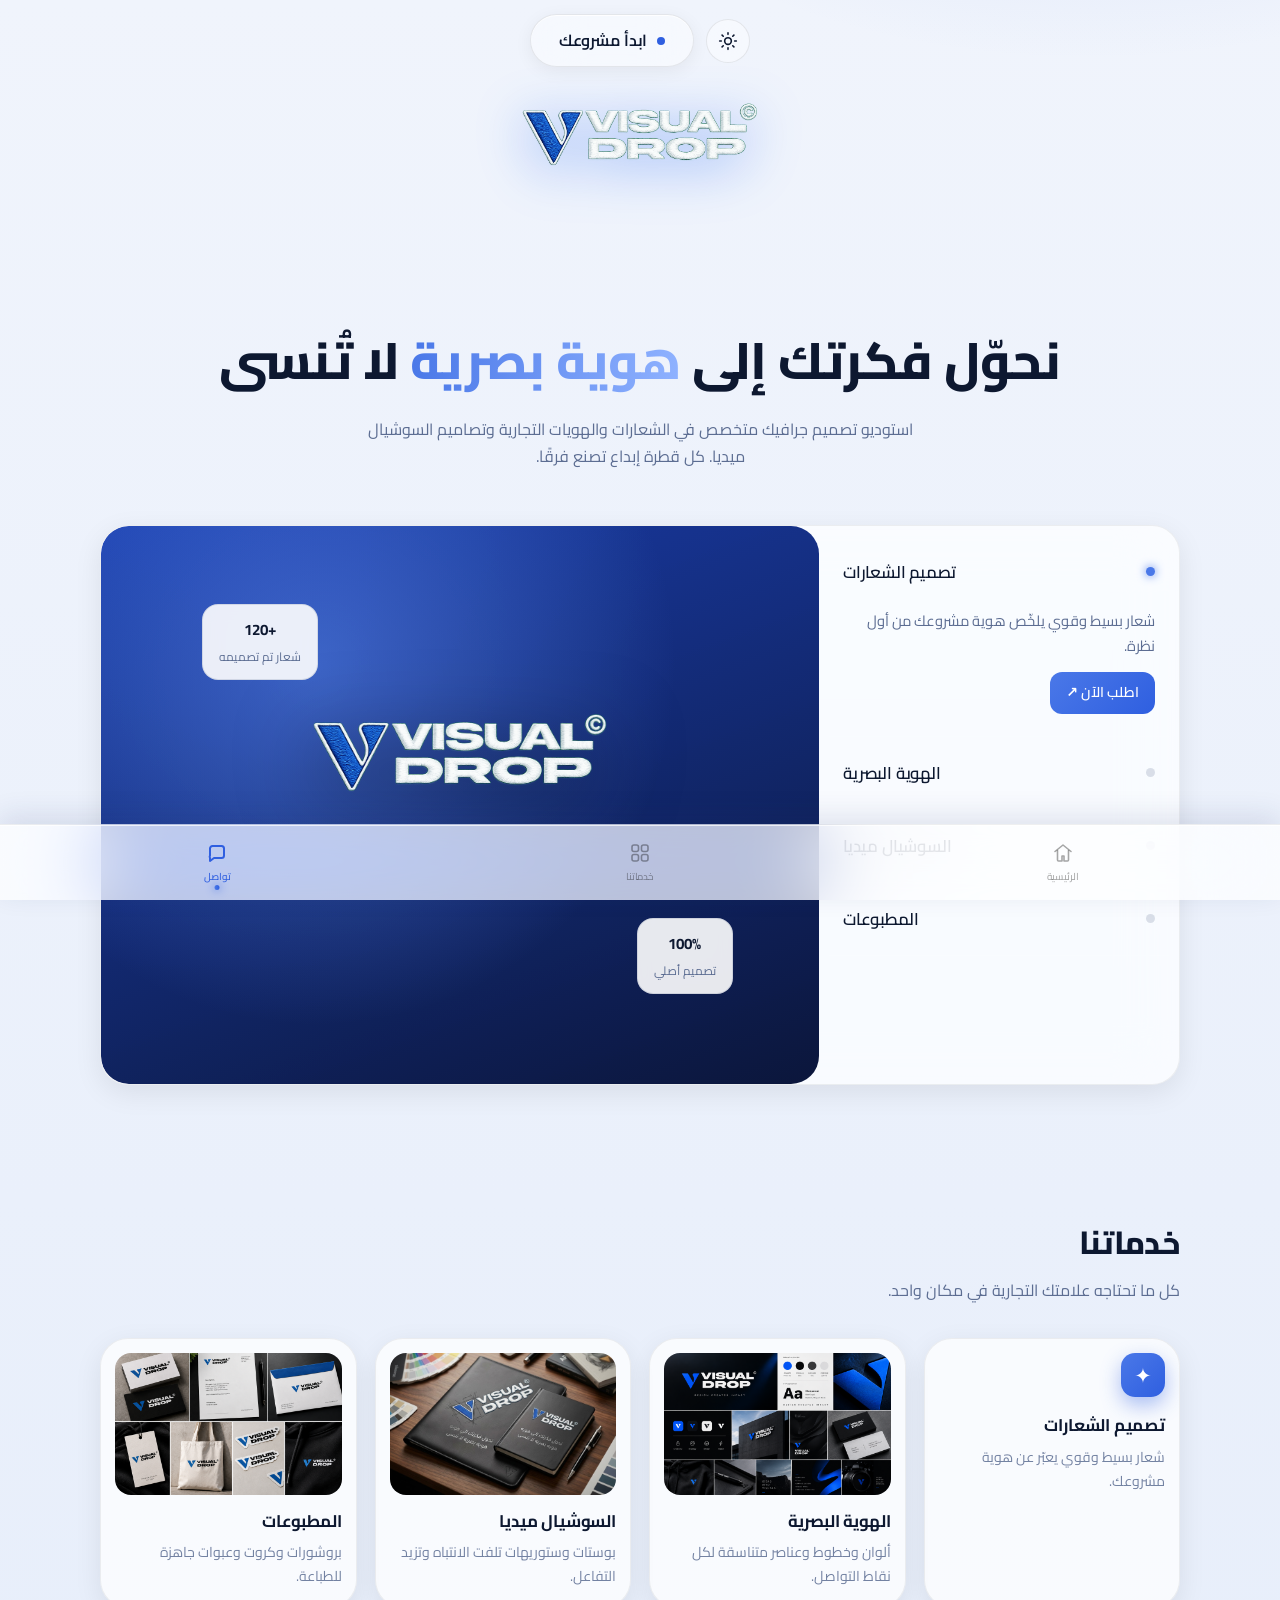
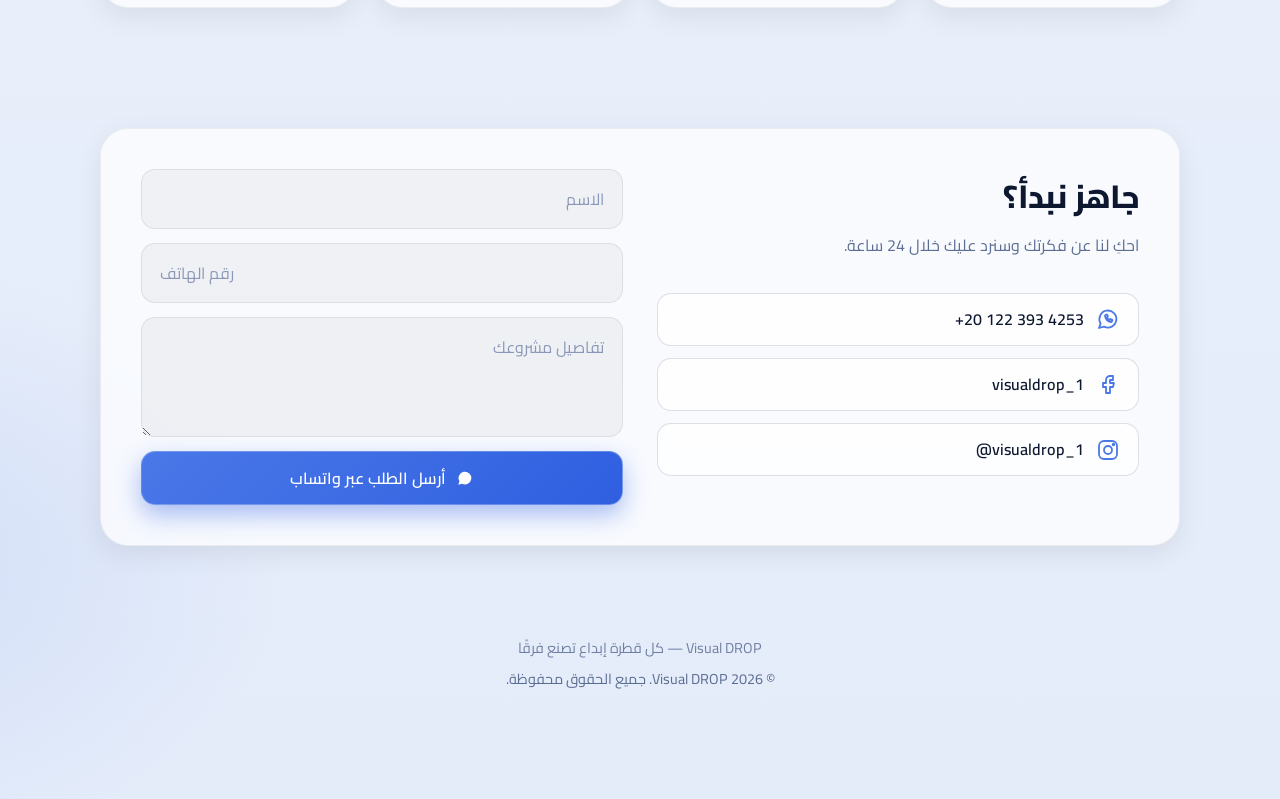
<file: index-18.html>
<!DOCTYPE html>
<html lang="ar" dir="rtl">
<head>
<meta charset="UTF-8">
<meta name="viewport" content="width=device-width, initial-scale=1, viewport-fit=cover">
<title>Visual DROP | استوديو جرافيك ديزاين</title>
<meta name="description" content="استوديو Visual DROP لتصميم الشعارات والهوية البصرية والسوشيال ميديا والمطبوعات.">
<meta name="theme-color" content="#0b1020">
<link rel="icon" href="image/logo.png">
<link href="https://fonts.googleapis.com/css2?family=Cairo:wght@400;600;800&display=swap" rel="stylesheet">
<style>
:root{
  --bg:#0b1020; --bg-2:#111833; --panel:rgba(255,255,255,.06); --panel-b:rgba(255,255,255,.14);
  --ink:#f3f6ff; --muted:#aab4d6;
  --blue:#2f5fe0; --blue-l:#5b86e5; --blue-d:#13245e;
  --shadow:0 20px 50px rgba(5,10,30,.5);
}
*{box-sizing:border-box;margin:0;padding:0}
html{scroll-behavior:smooth}
body{
  font-family:'Cairo',system-ui,sans-serif;color:var(--ink);
  background:
    radial-gradient(900px 500px at 85% -10%, rgba(91,134,229,.28), transparent 60%),
    radial-gradient(700px 500px at -10% 90%, rgba(47,95,224,.22), transparent 60%),
    linear-gradient(180deg,var(--bg),var(--bg-2));
  min-height:100vh;overflow-x:hidden;line-height:1.7;
  padding-bottom:calc(78px + env(safe-area-inset-bottom,0px));
}
.glass{
  background:var(--panel);border:1px solid var(--panel-b);
  backdrop-filter:blur(16px) saturate(140%);-webkit-backdrop-filter:blur(16px) saturate(140%);
  box-shadow:var(--shadow), inset 0 1px 0 rgba(255,255,255,.08);border-radius:22px;
}
.wrap{max-width:1120px;margin:auto;padding:0 20px}

/* الهيدر */
header{
  position:sticky;top:0;z-index:30;padding:18px 20px 0;
  display:flex;align-items:center;justify-content:center;gap:12px;
}

nav.top{
  display:flex;align-items:center;gap:18px;padding:8px 10px 8px 8px;border-radius:999px;
}
nav.top .links{display:flex;align-items:center;gap:6px;padding-inline-start:4px}
nav.top .links a{
  color:var(--muted);text-decoration:none;font-weight:600;font-size:.88rem;
  padding:8px 14px;border-radius:999px;transition:background .2s,color .2s
}
nav.top .links a:hover{color:#fff;background:rgba(255,255,255,.08)}
.btn{
  display:inline-block;padding:11px 26px;border-radius:999px;font-weight:700;text-decoration:none;color:#fff;
  background:linear-gradient(135deg,var(--blue-l),var(--blue));border:1px solid rgba(255,255,255,.25);
  box-shadow:0 10px 24px rgba(47,95,224,.4);transition:transform .2s, box-shadow .2s;cursor:pointer;font-family:inherit;font-size:1rem
}
.btn:hover{transform:translateY(-2px);box-shadow:0 14px 30px rgba(47,95,224,.5)}
.btn.ghost{background:var(--panel);color:var(--ink);box-shadow:none;border-color:var(--panel-b)}
.btn-sm{padding:9px 18px;font-size:.85rem}


.logo-showcase{display:flex;justify-content:center;padding:34px 0 6px}
.big-logo{height:150px;width:auto;filter:drop-shadow(0 10px 26px rgba(10,85,245,.4))}
@media(max-width:520px){.big-logo{height:96px}}


.btn-top{
  display:inline-flex;align-items:center;gap:10px;padding:13px 32px;border-radius:999px;
  font-weight:800;font-size:1rem;text-decoration:none;color:#fff;letter-spacing:.2px;
  background:rgba(255,255,255,.1);
  border:1px solid rgba(255,255,255,.35);
  backdrop-filter:blur(14px) saturate(160%);-webkit-backdrop-filter:blur(14px) saturate(160%);
  box-shadow:0 10px 30px rgba(47,95,224,.3), inset 0 1px 0 rgba(255,255,255,.25);
  transition:transform .2s, box-shadow .2s, background .2s;
}
.btn-top:hover{transform:translateY(-2px) scale(1.02);background:rgba(255,255,255,.16);box-shadow:0 14px 36px rgba(47,95,224,.4), inset 0 1px 0 rgba(255,255,255,.3)}
.dot-pulse{width:8px;height:8px;border-radius:50%;background:#fff;box-shadow:0 0 0 0 rgba(255,255,255,.7);animation:pulse 1.8s infinite}
@keyframes pulse{0%{box-shadow:0 0 0 0 rgba(255,255,255,.6)}70%{box-shadow:0 0 0 8px rgba(255,255,255,0)}100%{box-shadow:0 0 0 0 rgba(255,255,255,0)}}

/* الهيرو - أكورديون زي المرجع */
.hero-top{padding:60px 0 20px;text-align:center}
.hero-top h1{font-size:clamp(2rem,5vw,3.2rem);font-weight:800;margin-bottom:12px}
.hero-top h1 span{background:linear-gradient(90deg,var(--blue-l),#8fb2ff);-webkit-background-clip:text;background-clip:text;color:transparent}
.hero-top p{color:var(--muted);max-width:560px;margin:auto}

.showcase{
  display:grid;grid-template-columns:360px 1fr;gap:0;overflow:hidden;min-height:560px;margin:34px 0 70px;
}
.acc{padding:10px}
.acc-item{border-bottom:1px solid var(--panel-b)}
.acc-item:last-child{border-bottom:none}
.acc-head{
  width:100%;background:none;border:none;color:var(--ink);text-align:right;font-family:inherit;
  display:flex;align-items:center;justify-content:space-between;padding:20px 14px;cursor:pointer;font-size:1.05rem;font-weight:700
}
.acc-head .dot{width:9px;height:9px;border-radius:50%;background:var(--panel-b);transition:background .25s}
.acc-item.on .acc-head .dot{background:var(--blue-l);box-shadow:0 0 10px var(--blue-l)}
.acc-item.on .acc-head{color:#fff}
.acc-body{max-height:0;overflow:hidden;transition:max-height .45s ease}
.acc-item.on .acc-body{max-height:260px}
.acc-body-in{padding:0 14px 22px}
.acc-body-in p{color:var(--muted);font-size:.92rem;margin-bottom:14px}
.acc-img{border-radius:14px;overflow:hidden;aspect-ratio:16/9;margin-bottom:14px;
  background:linear-gradient(135deg,var(--blue-d),var(--blue));display:flex;align-items:center;justify-content:center}
.acc-img svg{width:40%;height:40%;opacity:.85}
.mini-btn{
  display:inline-flex;align-items:center;gap:8px;padding:9px 16px;border-radius:12px;font-size:.88rem;font-weight:700;
  color:#fff;background:linear-gradient(135deg,var(--blue-l),var(--blue));text-decoration:none
}

.stage{position:relative;overflow:hidden}
.stage-bg{position:absolute;inset:0;transition:opacity .5s ease}
.stage-bg.s1{background:radial-gradient(circle at 30% 25%,rgba(91,134,229,.55),transparent 55%),
  linear-gradient(160deg,var(--blue-d),#0b1536)}
.stage-bg.s2{background:radial-gradient(circle at 70% 70%,rgba(91,134,229,.5),transparent 55%),
  linear-gradient(200deg,#0b1536,var(--blue-d))}
.stage-bg.s3{background:radial-gradient(circle at 50% 40%,rgba(143,178,255,.45),transparent 55%),
  linear-gradient(135deg,var(--blue-d),#101d4a)}
.stage-bg.s4{background:radial-gradient(circle at 25% 75%,rgba(47,95,224,.6),transparent 55%),
  linear-gradient(210deg,#0b1536,#152457)}
.stage-content{position:absolute;inset:0;display:flex;align-items:center;justify-content:center;opacity:0;transition:opacity .5s ease}
.stage-content.on{opacity:1}
.stage-content svg{width:46%;max-width:300px;height:auto;filter:drop-shadow(0 20px 40px rgba(0,0,0,.5))}
.pill{
  position:absolute;display:flex;flex-direction:column;align-items:center;gap:4px;padding:12px 16px;border-radius:16px;
  background:rgba(10,16,38,.65);border:1px solid rgba(255,255,255,.18);backdrop-filter:blur(8px);font-size:.75rem;color:var(--muted)
}
.pill b{color:#fff;font-size:.95rem}
.pill.p1{top:14%;left:14%} .pill.p2{bottom:16%;right:12%} .pill.p3{top:20%;right:16%} .pill.p4{bottom:20%;left:16%}


.reveal{opacity:0;transform:translateY(18px);transition:opacity .6s ease, transform .6s ease}
.reveal.in{opacity:1;transform:none}

/* الأقسام */
section{padding:60px 0;scroll-margin-top:90px}
.title{font-size:2rem;font-weight:800;margin-bottom:8px}
.sub{color:var(--muted);margin-bottom:34px}
.services{display:grid;grid-template-columns:repeat(4,1fr);gap:18px}
.service{padding:26px;transition:transform .25s}
.service:hover{transform:translateY(-6px)}
.service .ic{width:48px;height:48px;border-radius:14px;display:grid;place-items:center;font-size:1.3rem;margin-bottom:14px;color:#fff;
  background:linear-gradient(135deg,var(--blue-l),var(--blue));box-shadow:0 8px 20px rgba(47,95,224,.4)}
.service h3{font-size:1.1rem;margin-bottom:6px}
.service p{color:var(--muted);font-size:.95rem}

/* التواصل */
.contact{padding:40px;display:grid;grid-template-columns:1fr 1fr;gap:34px}
.links{display:grid;gap:12px;margin-top:6px}
.link{display:flex;align-items:center;gap:12px;padding:12px 18px;border-radius:16px;text-decoration:none;color:var(--ink);font-weight:600;
  background:rgba(255,255,255,.05);border:1px solid var(--panel-b);transition:transform .2s, background .2s}
.link:hover{transform:translateY(-2px);background:rgba(255,255,255,.09)}
.link svg{width:24px;height:24px;flex:none;fill:none;stroke:var(--blue-l);stroke-width:1.8;stroke-linecap:round;stroke-linejoin:round}
.link span{direction:ltr;unicode-bidi:embed}
form{display:grid;gap:14px}
input,textarea{
  width:100%;padding:14px 18px;border-radius:14px;color:var(--ink);font-family:inherit;font-size:1rem;
  background:rgba(255,255,255,.05);border:1px solid var(--panel-b);outline:none;transition:border-color .2s
}
input::placeholder,textarea::placeholder{color:#7c88ad}
input:focus,textarea:focus{border-color:var(--blue-l)}
textarea{min-height:120px;resize:vertical}
footer{text-align:center;color:var(--muted);padding:30px 0;font-size:.9rem}

/* شريط التنقل السفلي — قطعة واحدة بستايل موبايل + زجاج ضبابي */
.tabbar{
  position:fixed;z-index:40;left:0;right:0;
  bottom:0;
  display:flex;align-items:stretch;justify-content:space-around;
  gap:0;padding:8px 10px calc(8px + env(safe-area-inset-bottom,0px));
  width:100%;max-width:100%;
  border-radius:0;
  background:rgba(14,20,42,.55);
  border:none;
  border-top:1px solid rgba(255,255,255,.16);
  backdrop-filter:blur(24px) saturate(180%);
  -webkit-backdrop-filter:blur(24px) saturate(180%);
  box-shadow:0 -8px 32px rgba(0,0,0,.28), inset 0 1px 0 rgba(255,255,255,.1);
}
.tabbar a{
  flex:1;display:flex;flex-direction:column;align-items:center;justify-content:center;
  gap:3px;padding:8px 4px 6px;border-radius:16px;
  color:rgba(231,236,255,.65);text-decoration:none;font-size:.7rem;font-weight:700;
  transition:color .25s ease, background .25s ease, transform .2s ease;
  position:relative;min-width:0;
}
.tabbar a:active{transform:scale(.92)}
.tabbar svg{width:24px;height:24px;fill:none;stroke:currentColor;stroke-width:1.85;stroke-linecap:round;stroke-linejoin:round;transition:transform .25s, stroke-width .25s}
.tabbar a.on{
  color:#fff;
  background:transparent;
  box-shadow:none;
}
.tabbar a.on svg{transform:translateY(-1px);stroke-width:2.15}
/* نقطة/خط صغير تحت التاب النشط — ستايل موبايل */
.tabbar a.on::after{
  content:"";position:absolute;bottom:2px;left:50%;transform:translateX(-50%);
  width:16px;height:3px;border-radius:99px;
  background:linear-gradient(90deg,var(--blue-l),var(--blue));
  box-shadow:0 0 10px rgba(91,134,229,.6);
}

@media(max-width:860px){
  .showcase{grid-template-columns:1fr;min-height:auto}
  .stage{height:340px;order:-1}
  .services{grid-template-columns:1fr 1fr}
  
  .contact{grid-template-columns:1fr}
}
@media(max-width:720px){nav.top .links{display:none}}
@media(max-width:520px){.services{grid-template-columns:1fr}.brand{height:56px;padding:8px 18px}.btn-sm{padding:7px 14px;font-size:.78rem}}
@media(prefers-reduced-motion:reduce){*{animation:none!important;transition:none!important;scroll-behavior:auto!important}}
:focus-visible{outline:2px solid var(--blue-l);outline-offset:3px}
.btn:active, .btn-top:active, .link:active{transform:scale(.97)}

/* Light mode */
html.light{
  --bg:#f4f7ff; --bg-2:#e8eefc; --panel:rgba(255,255,255,.78); --panel-b:rgba(15,30,70,.12);
  --ink:#0f1a36; --muted:#5a6a90;
  --blue:#2f5fe0; --blue-l:#4a78e8; --blue-d:#1a3a9e;
  --shadow:0 20px 50px rgba(30,50,100,.12);
}
html.light body{
  background:
    radial-gradient(900px 500px at 85% -10%, rgba(91,134,229,.18), transparent 60%),
    radial-gradient(700px 500px at -10% 90%, rgba(47,95,224,.12), transparent 60%),
    linear-gradient(180deg,var(--bg),var(--bg-2));
}
html.light .pill{
  background:rgba(255,255,255,.82);border:1px solid rgba(15,30,70,.12);color:var(--muted)
}
html.light .pill b{color:var(--ink)}
html.light input,html.light textarea{
  background:rgba(255,255,255,.9);border-color:rgba(15,30,70,.14)
}
html.light input::placeholder,html.light textarea::placeholder{color:#8a97b8}
html.light .link{background:rgba(255,255,255,.7)}
html.light .link:hover{background:rgba(255,255,255,.95)}
html.light .tabbar{
  background:rgba(255,255,255,.62) !important;
  border:none !important;
  border-top:1px solid rgba(20,40,90,.12) !important;
  box-shadow:0 -8px 28px rgba(30,50,110,.12), inset 0 1px 0 rgba(255,255,255,.7) !important;
}
html.light .tabbar a{color:var(--muted)}
html.light .tabbar a.on{color:#fff}
html.light nav.top .links a:hover{color:var(--ink);background:rgba(15,30,70,.06)}
html.light .btn.ghost{color:var(--ink)}
html.light .stage-bg.s1,html.light .stage-bg.s2,html.light .stage-bg.s3,html.light .stage-bg.s4{
  filter:saturate(1.05) brightness(1.05);
}
html.light .acc-item.on .acc-head{color:var(--ink)}


/* زر تبديل الوضع */
.theme-toggle{
  width:42px;height:42px;border-radius:50%;border:1px solid var(--panel-b);
  background:var(--panel);color:var(--ink);cursor:pointer;display:grid;place-items:center;
  transition:transform .2s, background .2s, border-color .2s;flex:none;padding:0;
  box-shadow:inset 0 1px 0 rgba(255,255,255,.08)
}
.theme-toggle:hover{transform:scale(1.06);background:rgba(255,255,255,.1)}
.theme-toggle svg{width:20px;height:20px;fill:none;stroke:currentColor;stroke-width:1.8;stroke-linecap:round;stroke-linejoin:round}
.theme-toggle .icon-sun{display:none}
.theme-toggle .icon-moon{display:block}
html.light .theme-toggle .icon-sun{display:block}
html.light .theme-toggle .icon-moon{display:none}
html.light .theme-toggle:hover{background:rgba(15,30,70,.08)}


header .theme-toggle{
  background:rgba(255,255,255,.08);border:1px solid rgba(255,255,255,.2);
  backdrop-filter:blur(12px);-webkit-backdrop-filter:blur(12px);
  box-shadow:0 8px 20px rgba(0,0,0,.2)
}
html.light header .theme-toggle{
  background:rgba(255,255,255,.85);border:1px solid rgba(15,30,70,.12);
  box-shadow:0 8px 20px rgba(30,50,100,.1)
}

</style>

<style id="theme-overrides">

/* صور العروض في الـ stage */
.stage-img{
  width:78%;max-width:420px;height:auto;max-height:78%;
  object-fit:contain;border-radius:16px;
  box-shadow:0 20px 50px rgba(0,0,0,.45);
  filter:drop-shadow(0 12px 28px rgba(0,0,0,.35));
}
.stage-content{padding:18px}
/* صور داخل كروت الخدمات */
.service-media{
  width:100%;aspect-ratio:16/10;border-radius:14px;overflow:hidden;
  margin-bottom:14px;background:rgba(0,0,0,.2);
}
.service-media img{
  width:100%;height:100%;object-fit:cover;display:block;
  transition:transform .35s ease;
}
.service:hover .service-media img{transform:scale(1.05)}
.service{overflow:hidden}

/* Light mode: زر ابدأ مشروعك واضح */
html.light .btn-top{
  color:#0d1830 !important;
  background:rgba(255,255,255,.95) !important;
  border:1px solid rgba(20,40,90,.18) !important;
  box-shadow:0 10px 28px rgba(30,50,110,.14) !important;
}
html.light .btn-top .dot-pulse{
  background:#2f5fe0 !important;
  box-shadow:0 0 0 0 rgba(47,95,224,.45);
}
html.light a.btn-top,
html.light header .btn-top{
  color:#0d1830 !important;
}

/* ===== Dark / Light Mode (override) ===== */
html.light{
  --bg:#f0f4fc !important;
  --bg-2:#e4ecfa !important;
  --panel:rgba(255,255,255,.88) !important;
  --panel-b:rgba(20,40,90,.14) !important;
  --ink:#0d1830 !important;
  --muted:#5c6d92 !important;
  --blue:#2f5fe0 !important;
  --blue-l:#4a78e8 !important;
  --blue-d:#1a3a9e !important;
  --shadow:0 18px 44px rgba(30,50,110,.12) !important;
  color-scheme:light;
}
html:not(.light){color-scheme:dark}
html.light body{
  background:
    radial-gradient(900px 500px at 85% -10%, rgba(91,134,229,.16), transparent 60%),
    radial-gradient(700px 500px at -10% 90%, rgba(47,95,224,.10), transparent 60%),
    linear-gradient(180deg,#f0f4fc,#e4ecfa) !important;
  color:#0d1830 !important;
}
html.light .glass{
  background:rgba(255,255,255,.88) !important;
  border-color:rgba(20,40,90,.14) !important;
  box-shadow:0 18px 44px rgba(30,50,110,.12), inset 0 1px 0 rgba(255,255,255,.9) !important;
}
html.light .pill{
  background:rgba(255,255,255,.9) !important;
  border-color:rgba(20,40,90,.12) !important;
  color:#5c6d92 !important;
}
html.light .pill b{color:#0d1830 !important}
html.light input,html.light textarea{
  background:#fff !important;
  border-color:rgba(20,40,90,.16) !important;
  color:#0d1830 !important;
}
html.light input::placeholder,html.light textarea::placeholder{color:#8a97b8 !important}
html.light .link{
  background:rgba(255,255,255,.75) !important;
  color:#0d1830 !important;
}
html.light .link:hover{background:#fff !important}
html.light .tabbar{
  background:rgba(255,255,255,.62) !important;
  border:none !important;
  border-top:1px solid rgba(20,40,90,.12) !important;
  box-shadow:0 -8px 28px rgba(30,50,110,.12), inset 0 1px 0 rgba(255,255,255,.7) !important;
}
html.light .tabbar a{color:#5c6d92 !important}
html.light .tabbar a.on{color:var(--blue) !important;background:transparent !important}
html.light .tabbar a.on::after{
  background:linear-gradient(90deg,var(--blue-l),var(--blue)) !important;
}
html.light .acc-item.on .acc-head{color:#0d1830 !important}
html.light .acc-body-in p,
html.light .sub,
html.light .service p,
html.light footer{color:#5c6d92 !important}
html.light .title,html.light h1,html.light h2,html.light h3{color:#0d1830 !important}
html.light .btn.ghost{color:#0d1830 !important;background:rgba(255,255,255,.7)!important}

/* Theme toggle button - always visible */
.theme-toggle{
  width:44px;height:44px;border-radius:50%;
  border:1px solid rgba(255,255,255,.25);
  background:rgba(255,255,255,.12);
  color:#fff;cursor:pointer;
  display:inline-grid;place-items:center;
  transition:transform .2s, background .2s;
  flex:none;padding:0;position:relative;z-index:50;
  backdrop-filter:blur(12px);-webkit-backdrop-filter:blur(12px);
  box-shadow:0 8px 22px rgba(0,0,0,.25);
}
.theme-toggle:hover{transform:scale(1.08);background:rgba(255,255,255,.2)}
.theme-toggle svg{width:20px;height:20px;pointer-events:none}
.theme-toggle .icon-moon{display:block;fill:#fff;stroke:none}
.theme-toggle .icon-sun{display:none;fill:none;stroke:#0d1830;stroke-width:1.9;stroke-linecap:round;stroke-linejoin:round}
html.light .theme-toggle{
  background:rgba(255,255,255,.95);
  border-color:rgba(20,40,90,.15);
  color:#0d1830;
  box-shadow:0 8px 22px rgba(30,50,110,.12);
}
html.light .theme-toggle .icon-moon{display:none}
html.light .theme-toggle .icon-sun{display:block}

/* Ensure reveal sections become visible */
.reveal.in, section.reveal.in{opacity:1 !important;transform:none !important}
/* Safety: if JS fails, still show after short delay via animation fallback */
@keyframes revealFallback{to{opacity:1;transform:none}}
.reveal{animation:revealFallback .01s 2.5s forwards}

header{
  display:flex !important;
  align-items:center;
  justify-content:center;
  gap:12px;
  flex-wrap:wrap;
}
</style>
<script>
/* Apply theme ASAP before paint */
(function(){
  try{
    var k='vd-theme', s=localStorage.getItem(k);
    if(s==='light') document.documentElement.classList.add('light');
    else if(s==='dark') document.documentElement.classList.remove('light');
    else if(window.matchMedia && matchMedia('(prefers-color-scheme: light)').matches)
      document.documentElement.classList.add('light');
  }catch(e){}
})();
</script>


<style id="ios-style">
/* ===== iOS-inspired polish ===== */
:root{
  --ios-radius:20px;
  --ios-radius-lg:28px;
}
body{
  font-family:-apple-system,BlinkMacSystemFont,'SF Pro Text','SF Pro Display','Cairo',system-ui,sans-serif !important;
  -webkit-font-smoothing:antialiased;
  -webkit-tap-highlight-color:transparent;
}
.glass{
  border-radius:var(--ios-radius-lg) !important;
  background:rgba(255,255,255,.08) !important;
  border:1px solid rgba(255,255,255,.12) !important;
  box-shadow:0 8px 32px rgba(0,0,0,.22) !important;
  backdrop-filter:blur(28px) saturate(180%) !important;
  -webkit-backdrop-filter:blur(28px) saturate(180%) !important;
}
html.light .glass{
  background:rgba(255,255,255,.72) !important;
  border:1px solid rgba(0,0,0,.06) !important;
  box-shadow:0 8px 28px rgba(0,0,0,.08) !important;
}
.service{
  padding:14px 14px 18px !important;
  border-radius:var(--ios-radius-lg) !important;
}
.service-media{
  border-radius:16px !important;
  aspect-ratio:16/10 !important;
  background:rgba(0,0,0,.25) !important;
  overflow:hidden !important;
  margin-bottom:12px !important;
}
.service-media img{
  width:100% !important;height:100% !important;
  object-fit:cover !important;display:block !important;
}
.service h3{font-size:1.05rem !important;font-weight:700 !important;letter-spacing:-.01em}
.service p{font-size:.88rem !important;opacity:.85}
.service .ic{
  border-radius:14px !important;
  width:44px !important;height:44px !important;
}
/* Stage images */
.stage-img{
  width:86% !important;max-width:440px !important;
  border-radius:18px !important;
  object-fit:contain !important;
  box-shadow:0 16px 48px rgba(0,0,0,.4) !important;
}
.stage{border-radius:var(--ios-radius-lg);overflow:hidden}
/* Header CTA - iOS pill */
.btn-top{
  border-radius:999px !important;
  font-weight:600 !important;
  letter-spacing:-.01em !important;
  backdrop-filter:blur(20px) saturate(180%) !important;
  -webkit-backdrop-filter:blur(20px) saturate(180%) !important;
}
.theme-toggle{
  border-radius:50% !important;
  backdrop-filter:blur(20px) !important;
  -webkit-backdrop-filter:blur(20px) !important;
}
/* iOS tab bar */
.tabbar{
  border-radius:0 !important;
  background:rgba(10,14,28,.72) !important;
  border-top:0.5px solid rgba(255,255,255,.14) !important;
  backdrop-filter:blur(40px) saturate(200%) !important;
  -webkit-backdrop-filter:blur(40px) saturate(200%) !important;
  box-shadow:none !important;
  padding:6px 8px calc(6px + env(safe-area-inset-bottom,0px)) !important;
}
html.light .tabbar{
  background:rgba(255,255,255,.78) !important;
  border-top:0.5px solid rgba(0,0,0,.08) !important;
}
.tabbar a{
  font-size:.64rem !important;
  font-weight:500 !important;
  letter-spacing:-.01em !important;
  gap:2px !important;
  padding:6px 2px 4px !important;
  border-radius:12px !important;
}
.tabbar a.on{
  color:#5b86e5 !important;
  background:transparent !important;
}
html.light .tabbar a.on{color:#2f5fe0 !important}
.tabbar a.on::after{
  width:4px !important;height:4px !important;
  bottom:1px !important;
  background:currentColor !important;
  box-shadow:none !important;
}
.tabbar svg{width:26px !important;height:26px !important;stroke-width:1.7 !important}
.tabbar a.on svg{stroke-width:2 !important;transform:none !important}
/* Accordion iOS */
.acc-item{border-bottom:0.5px solid rgba(255,255,255,.1) !important}
.acc-head{font-weight:600 !important;letter-spacing:-.01em}
.mini-btn{border-radius:12px !important;font-weight:600 !important}
/* Inputs iOS */
input,textarea{
  border-radius:14px !important;
  border:0.5px solid rgba(255,255,255,.12) !important;
  background:rgba(255,255,255,.06) !important;
  font-size:16px !important; /* prevents iOS zoom on focus */
}
html.light input,html.light textarea{
  background:rgba(0,0,0,.04) !important;
  border:0.5px solid rgba(0,0,0,.08) !important;
}
.btn{
  border-radius:14px !important;
  font-weight:600 !important;
}
.link{border-radius:14px !important}
.title{letter-spacing:-.02em !important;font-weight:800 !important}
/* Safe spacing for notched phones */
header{padding-top:max(14px, env(safe-area-inset-top,0px)) !important}
</style>


<style id="final-polish">
/* زر ابدأ مشروعك — شفاف أكتر + مدوّر أكتر */
.btn-top,
a.btn-top,
header .btn-top{
  border-radius:999px !important;
  padding:12px 28px !important;
  background:rgba(255,255,255,.08) !important;
  border:1px solid rgba(255,255,255,.22) !important;
  color:#fff !important;
  font-weight:650 !important;
  letter-spacing:-.01em !important;
  backdrop-filter:blur(24px) saturate(180%) !important;
  -webkit-backdrop-filter:blur(24px) saturate(180%) !important;
  box-shadow:0 4px 20px rgba(0,0,0,.12), inset 0 1px 0 rgba(255,255,255,.15) !important;
  transition:background .25s, transform .2s, border-color .25s !important;
}
.btn-top:hover,
a.btn-top:hover{
  background:rgba(255,255,255,.14) !important;
  border-color:rgba(255,255,255,.35) !important;
  transform:translateY(-1px) !important;
}
html.light .btn-top,
html.light a.btn-top,
html.light header .btn-top{
  background:rgba(255,255,255,.45) !important;
  border:1px solid rgba(0,0,0,.08) !important;
  color:#0d1830 !important;
  box-shadow:0 4px 18px rgba(0,0,0,.06), inset 0 1px 0 rgba(255,255,255,.8) !important;
}
html.light .btn-top:hover{
  background:rgba(255,255,255,.7) !important;
}

/* زر الثيم — نفس الشفافية */
.theme-toggle{
  background:rgba(255,255,255,.08) !important;
  border:1px solid rgba(255,255,255,.22) !important;
  backdrop-filter:blur(24px) saturate(180%) !important;
  -webkit-backdrop-filter:blur(24px) saturate(180%) !important;
  box-shadow:inset 0 1px 0 rgba(255,255,255,.12) !important;
}
html.light .theme-toggle{
  background:rgba(255,255,255,.45) !important;
  border:1px solid rgba(0,0,0,.08) !important;
}

/* الشريط السفلي — أيقونات أوضح */
.tabbar{
  background:rgba(8,12,24,.65) !important;
  backdrop-filter:blur(40px) saturate(200%) !important;
  -webkit-backdrop-filter:blur(40px) saturate(200%) !important;
  border-top:0.5px solid rgba(255,255,255,.12) !important;
  padding:8px 6px calc(8px + env(safe-area-inset-bottom,0px)) !important;
}
.tabbar a{
  gap:4px !important;
  padding:8px 4px 6px !important;
  color:rgba(255,255,255,.45) !important;
  font-size:.62rem !important;
  font-weight:500 !important;
}
.tabbar a.on{
  color:#6b9fff !important;
}
.tabbar svg{
  width:24px !important;
  height:24px !important;
  stroke-width:1.6 !important;
}
.tabbar a.on svg{
  stroke-width:2 !important;
}
.tabbar a.on::after{
  width:5px !important;
  height:5px !important;
  border-radius:50% !important;
  bottom:2px !important;
  background:currentColor !important;
  box-shadow:0 0 8px currentColor !important;
}
html.light .tabbar{
  background:rgba(255,255,255,.72) !important;
  border-top:0.5px solid rgba(0,0,0,.06) !important;
}
html.light .tabbar a{color:rgba(0,0,0,.35) !important}
html.light .tabbar a.on{color:#2f5fe0 !important}
</style>

</head>
<body>

<header>
<button type="button" class="theme-toggle" id="themeToggle" aria-label="تبديل الوضع الفاتح والداكن" title="الوضع الفاتح / الداكن">
      <svg class="icon-moon" viewBox="0 0 24 24" aria-hidden="true"><path d="M21 14.5A8.5 8.5 0 1 1 9.5 3 7 7 0 0 0 21 14.5z"/></svg>
      <svg class="icon-sun" viewBox="0 0 24 24" aria-hidden="true"><circle cx="12" cy="12" r="4"/><path d="M12 2v2M12 20v2M4.9 4.9l1.4 1.4M17.7 17.7l1.4 1.4M2 12h2M20 12h2M4.9 19.1l1.4-1.4M17.7 6.3l1.4-1.4"/></svg>
    </button>
  <a class="btn btn-top" href="#contact">
    <span class="dot-pulse"></span>
    ابدأ مشروعك
  </a>
</header>

<main class="wrap" id="top">
  <div class="logo-showcase">
    <img src="image/logo.png" alt="Visual DROP" class="big-logo">
  </div>
  <div class="hero-top">
    <h1>نحوّل فكرتك إلى <span>هوية بصرية</span> لا تُنسى</h1>
    <p>استوديو تصميم جرافيك متخصص في الشعارات والهويات التجارية وتصاميم السوشيال ميديا. كل قطرة إبداع تصنع فرقًا.</p>
  </div>

  <div class="glass showcase" id="showcase">
    <div class="acc">
      <div class="acc-item on" data-stage="1">
        <button class="acc-head"><span class="dot"></span><span>تصميم الشعارات</span></button>
        <div class="acc-body"><div class="acc-body-in">
          <p>شعار بسيط وقوي يلخّص هوية مشروعك من أول نظرة.</p>
          <a class="mini-btn" href="#contact">اطلب الآن ↗</a>
        </div></div>
      </div>
      <div class="acc-item" data-stage="2">
        <button class="acc-head"><span class="dot"></span><span>الهوية البصرية</span></button>
        <div class="acc-body"><div class="acc-body-in">
          <p>ألوان وخطوط وعناصر متناسقة على كل نقاط التواصل مع عملائك.</p>
          <a class="mini-btn" href="#contact">اطلب الآن ↗</a>
        </div></div>
      </div>
      <div class="acc-item" data-stage="3">
        <button class="acc-head"><span class="dot"></span><span>السوشيال ميديا</span></button>
        <div class="acc-body"><div class="acc-body-in">
          <p>بوستات وستوريهات تلفت الانتباه وتزيد التفاعل على حساباتك.</p>
          <a class="mini-btn" href="#contact">اطلب الآن ↗</a>
        </div></div>
      </div>
      <div class="acc-item" data-stage="4">
        <button class="acc-head"><span class="dot"></span><span>المطبوعات</span></button>
        <div class="acc-body"><div class="acc-body-in">
          <p>بروشورات وكروت وعبوات منتجات جاهزة للطباعة باحترافية.</p>
          <a class="mini-btn" href="#contact">اطلب الآن ↗</a>
        </div></div>
      </div>
    </div>

    <div class="stage">
      <div class="stage-bg s1" id="bg1"></div>
      <div class="stage-bg s2" id="bg2" style="opacity:0"></div>
      <div class="stage-bg s3" id="bg3" style="opacity:0"></div>
      <div class="stage-bg s4" id="bg4" style="opacity:0"></div>

      <div class="stage-content on" data-c="1">
        <img src="image/logo.png" alt="Visual DROP" style="width:46%;max-width:300px;height:auto;filter:drop-shadow(0 20px 40px rgba(0,0,0,.5))">
        <div class="pill p1"><b>+120</b>شعار تم تصميمه</div>
        <div class="pill p2"><b>100%</b>تصميم أصلي</div>
      </div>
      <div class="stage-content" data-c="2">
        <img class="stage-img" src="image/identity.png" alt="الهوية البصرية - Visual DROP">
        <div class="pill p3"><b>+40</b>هوية متكاملة</div>
        <div class="pill p4"><b>24h</b>سرعة الرد</div>
      </div>
      <div class="stage-content" data-c="3">
        <img class="stage-img" src="image/social.png" alt="السوشيال ميديا - Visual DROP">
        <div class="pill p1"><b>+300</b>بوست مصمم</div>
        <div class="pill p2"><b>↑</b>نمو تفاعل</div>
      </div>
      <div class="stage-content" data-c="4">
        <img class="stage-img" src="image/prints.png" alt="المطبوعات - Visual DROP">
        <div class="pill p3"><b>+80</b>تصميم مطبوع</div>
        <div class="pill p4"><b>طباعة</b>جاهزة للتسليم</div>
      </div>
    </div>
  </div>

  <section id="services" class="reveal in">
    <h2 class="title">خدماتنا</h2>
    <p class="sub">كل ما تحتاجه علامتك التجارية في مكان واحد.</p>
    <div class="services">
      <div class="glass service"><div class="ic">✦</div><h3>تصميم الشعارات</h3><p>شعار بسيط وقوي يعبّر عن هوية مشروعك.</p></div>
      <div class="glass service">
        <div class="service-media"><img src="image/identity.png" alt="الهوية البصرية"></div>
        <h3>الهوية البصرية</h3><p>ألوان وخطوط وعناصر متناسقة لكل نقاط التواصل.</p>
      </div>
      <div class="glass service">
        <div class="service-media"><img src="image/social.png" alt="السوشيال ميديا"></div>
        <h3>السوشيال ميديا</h3><p>بوستات وستوريهات تلفت الانتباه وتزيد التفاعل.</p>
      </div>
      <div class="glass service">
        <div class="service-media"><img src="image/prints.png" alt="المطبوعات"></div>
        <h3>المطبوعات</h3><p>بروشورات وكروت وعبوات جاهزة للطباعة.</p>
      </div>
    </div>
  </section>

  <section id="contact" class="reveal in">
    <div class="glass contact">
      <div>
        <h2 class="title">جاهز نبدأ؟</h2>
        <p class="sub">احكِ لنا عن فكرتك وسنرد عليك خلال 24 ساعة.</p>
        <div class="links">
          <a class="link" href="https://wa.me/201223934253" target="_blank" rel="noopener"><svg viewBox="0 0 24 24"><path d="M3 21l1.6-4.6A8.5 8.5 0 1 1 8 19.6L3 21z"/><path d="M9 8.5c0 3.5 3 6.5 6.5 6.5l1-2-2-1-1 .9c-1-.5-2-1.5-2.5-2.5l.9-1-1-2-1.9 1.2z"/></svg><span>+20 122 393 4253</span></a>
          <a class="link" href="https://www.facebook.com/visualdrop_1" target="_blank" rel="noopener"><svg viewBox="0 0 24 24"><path d="M14 8h3V4h-3a4 4 0 0 0-4 4v3H7v4h3v6h4v-6h3l1-4h-4V8z"/></svg><span>visualdrop_1</span></a>
          <a class="link" href="https://www.instagram.com/visualdrop_1" target="_blank" rel="noopener"><svg viewBox="0 0 24 24"><rect x="3" y="3" width="18" height="18" rx="5"/><circle cx="12" cy="12" r="4"/><circle cx="17.5" cy="6.5" r=".8"/></svg><span>@visualdrop_1</span></a>
        </div>
      </div>
      <form id="orderForm" novalidate>
        <input type="text" id="ofName" placeholder="الاسم" required autocomplete="name">
        <input type="tel" id="ofPhone" placeholder="رقم الهاتف" required autocomplete="tel" pattern="^[0-9+\s]{8,15}$" title="رقم هاتف صحيح من 8 أرقام على الأقل">
        <textarea id="ofDetails" placeholder="تفاصيل مشروعك" required minlength="5"></textarea>
        <button class="btn" type="submit" id="ofSubmit">
          <svg viewBox="0 0 24 24" width="18" height="18" style="vertical-align:-3px;margin-left:6px"><path fill="currentColor" d="M3 21l1.6-4.6A8.5 8.5 0 1 1 8 19.6L3 21z"/></svg>
          أرسل الطلب عبر واتساب
        </button>
      </form>
    </div>
  </section>
</main>

<footer>
  <div style="opacity:.85;margin-bottom:6px">Visual DROP — كل قطرة إبداع تصنع فرقًا</div>
  © 2026 Visual DROP. جميع الحقوق محفوظة.
</footer>

<nav class="tabbar" aria-label="التنقل الرئيسي">
  <a href="#top" class="on">
    <svg viewBox="0 0 24 24" fill="none" stroke="currentColor" stroke-linecap="round" stroke-linejoin="round"><path d="M4 10.5 12 4l8 6.5"/><path d="M6.5 9.5V19a1 1 0 0 0 1 1h3.5v-5h2v5H16.5a1 1 0 0 0 1-1V9.5"/></svg>
    الرئيسية
  </a>
  <a href="#services">
    <svg viewBox="0 0 24 24" fill="none" stroke="currentColor" stroke-linecap="round" stroke-linejoin="round"><rect x="4" y="4" width="6.5" height="6.5" rx="2"/><rect x="13.5" y="4" width="6.5" height="6.5" rx="2"/><rect x="4" y="13.5" width="6.5" height="6.5" rx="2"/><rect x="13.5" y="13.5" width="6.5" height="6.5" rx="2"/></svg>
    خدماتنا
  </a>
  <a href="#contact">
    <svg viewBox="0 0 24 24" fill="none" stroke="currentColor" stroke-linecap="round" stroke-linejoin="round"><path d="M5 7.5A2.5 2.5 0 0 1 7.5 5h9A2.5 2.5 0 0 1 19 7.5v7a2.5 2.5 0 0 1-2.5 2.5H9l-4 3v-3A2.5 2.5 0 0 1 5 14.5v-7z"/></svg>
    تواصل
  </a>
</nav>

<script>
// أكورديون العرض الرئيسي (يتغير تلقائيًا كل 4 ثوانٍ، ويتفاعل مع الضغط)
(function(){
  const items = [...document.querySelectorAll('.acc-item')];
  const bgs = {1:document.getElementById('bg1'),2:document.getElementById('bg2'),3:document.getElementById('bg3'),4:document.getElementById('bg4')};
  const contents = [...document.querySelectorAll('.stage-content')];
  let auto;
  function activate(n){
    items.forEach(it=>it.classList.toggle('on', it.dataset.stage===String(n)));
    Object.keys(bgs).forEach(k=>bgs[k].style.opacity = (k===String(n))?'1':'0');
    contents.forEach(c=>c.classList.toggle('on', c.dataset.c===String(n)));
  }
  function startAuto(){
    clearInterval(auto);
    auto = setInterval(()=>{
      const cur = +document.querySelector('.acc-item.on').dataset.stage;
      activate(cur % 4 + 1);
    }, 4000);
  }
  items.forEach(it=>{
    it.querySelector('.acc-head').addEventListener('click', ()=>{ activate(it.dataset.stage); startAuto(); });
  });
  startAuto();
})();

// إرسال الطلب مباشرة على واتساب
var __of = document.getElementById('orderForm');
if(__of) __of.addEventListener('submit', function(e){
  e.preventDefault();
  const form = e.target;
  if(!form.checkValidity()){ form.reportValidity(); return; }
  const name = document.getElementById('ofName').value.trim();
  const phone = document.getElementById('ofPhone').value.trim();
  const details = document.getElementById('ofDetails').value.trim();
  const btn = document.getElementById('ofSubmit');
  btn.disabled = true; btn.style.opacity = '.7';
  let msg = `مرحبًا Visual DROP، معايا طلب تصميم جديد.\nالاسم: ${name}\nرقم التواصل: ${phone}\nتفاصيل المشروع: ${details}`;
  window.open('https://wa.me/201223934253?text=' + encodeURIComponent(msg), '_blank');
  setTimeout(()=>{ btn.disabled=false; btn.style.opacity='1'; }, 1200);
});

// شريط التنقل السفلي
const tabs=[...document.querySelectorAll('.tabbar a')];
const targets=['top','services','contact'].map(id=>document.getElementById(id));
const io=new IntersectionObserver(es=>{
  es.forEach(e=>{ if(e.isIntersecting){
    const i=targets.indexOf(e.target);
    tabs.forEach((t,k)=>t.classList.toggle('on',k===i));
  }});
},{rootMargin:'-40% 0px -50% 0px'});
targets.forEach(t=>t&&io.observe(t));

// ظهور تدريجي للأقسام عند التمرير
const revealIo = new IntersectionObserver(es=>{
  es.forEach(e=>{ if(e.isIntersecting){ e.target.classList.add('in'); revealIo.unobserve(e.target); } });
},{threshold:.15});
document.querySelectorAll('.reveal').forEach(el=>revealIo.observe(el));

// تبديل الوضع الداكن / الفاتح
(function(){
  var root = document.documentElement;
  var btn = document.getElementById('themeToggle');
  var key = 'vd-theme';
  function apply(mode){
    if(mode === 'light') root.classList.add('light');
    else root.classList.remove('light');
    var meta = document.querySelector('meta[name="theme-color"]');
    if(meta) meta.setAttribute('content', mode === 'light' ? '#f0f4fc' : '#0b1020');
    try{ localStorage.setItem(key, mode); }catch(e){}
  }
  if(btn){
    btn.addEventListener('click', function(e){
      e.preventDefault();
      e.stopPropagation();
      var next = root.classList.contains('light') ? 'dark' : 'light';
      apply(next);
    });
  }
  // تأكيد ظهور الأقسام (لو الـ observer ما اشتغلش)
  setTimeout(function(){
    document.querySelectorAll('.reveal').forEach(function(el){ el.classList.add('in'); });
  }, 800);
})();

</script>
</body>
</html>
</file>
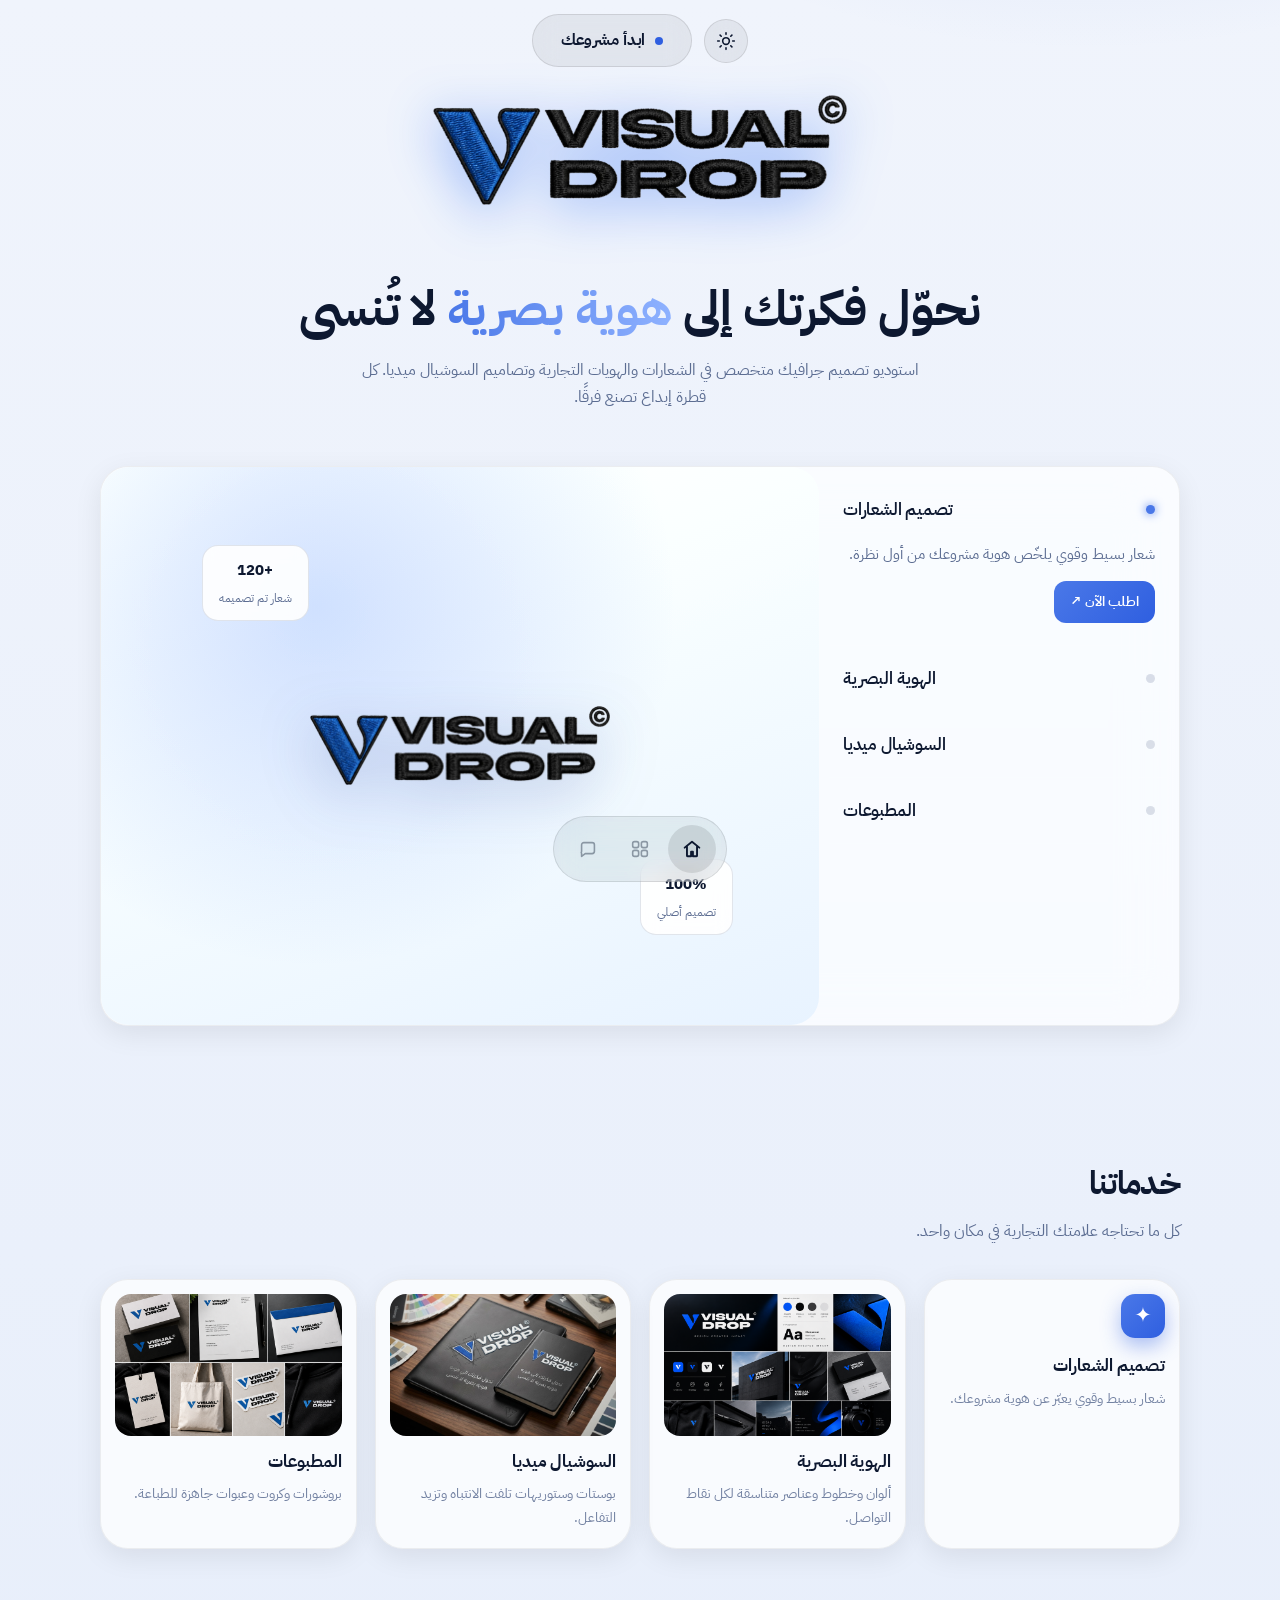
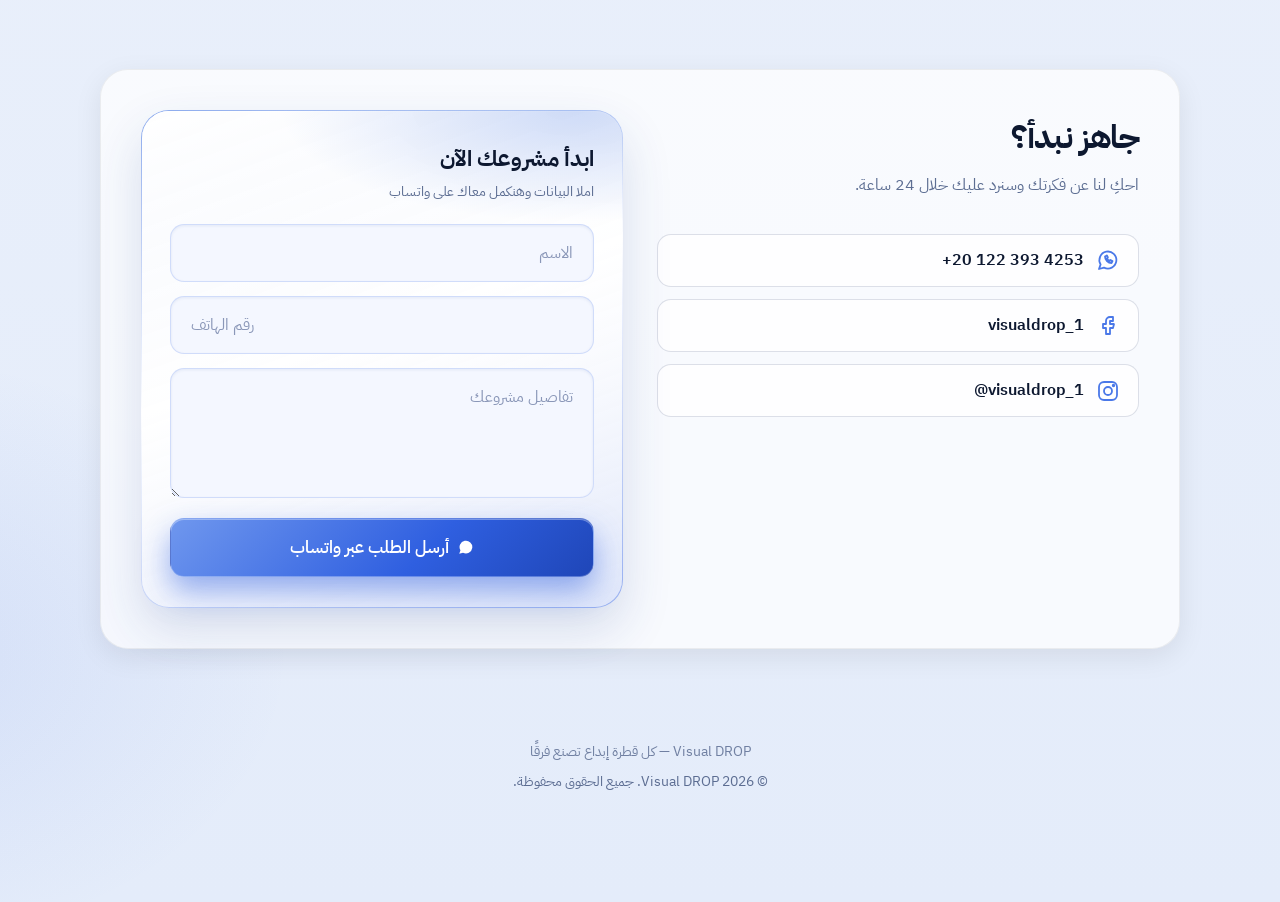
<file: index-19.html>
<!DOCTYPE html>
<html lang="ar" dir="rtl">
<head>
<meta charset="UTF-8">
<meta name="viewport" content="width=device-width, initial-scale=1, viewport-fit=cover">
<title>Visual DROP | استوديو جرافيك ديزاين</title>
<meta name="description" content="استوديو Visual DROP لتصميم الشعارات والهوية البصرية والسوشيال ميديا والمطبوعات.">
<meta name="theme-color" content="#0b1020">
<link rel="icon" href="image/logo.png">
<link href="https://fonts.googleapis.com/css2?family=IBM+Plex+Sans+Arabic:wght@400;500;600;700&display=swap" rel="stylesheet">
<style>
:root{
  --bg:#0b1020; --bg-2:#111833; --panel:rgba(255,255,255,.06); --panel-b:rgba(255,255,255,.14);
  --ink:#f3f6ff; --muted:#aab4d6;
  --blue:#2f5fe0; --blue-l:#5b86e5; --blue-d:#13245e;
  --shadow:0 20px 50px rgba(5,10,30,.5);
}
*{box-sizing:border-box;margin:0;padding:0}
html{scroll-behavior:smooth}
body{
  font-family:'IBM Plex Sans Arabic',system-ui,sans-serif;color:var(--ink);
  background:
    radial-gradient(900px 500px at 85% -10%, rgba(91,134,229,.28), transparent 60%),
    radial-gradient(700px 500px at -10% 90%, rgba(47,95,224,.22), transparent 60%),
    linear-gradient(180deg,var(--bg),var(--bg-2));
  min-height:100vh;overflow-x:hidden;line-height:1.7;
  padding-bottom:calc(78px + env(safe-area-inset-bottom,0px));
}
.glass{
  background:var(--panel);border:1px solid var(--panel-b);
  backdrop-filter:blur(16px) saturate(140%);-webkit-backdrop-filter:blur(16px) saturate(140%);
  box-shadow:var(--shadow), inset 0 1px 0 rgba(255,255,255,.08);border-radius:22px;
}
.wrap{max-width:1120px;margin:auto;padding:0 20px}

/* الهيدر */
header{
  position:sticky;top:0;z-index:30;padding:18px 20px 0;
  display:flex;align-items:center;justify-content:center;gap:12px;
}

nav.top{
  display:flex;align-items:center;gap:18px;padding:8px 10px 8px 8px;border-radius:999px;
}
nav.top .links{display:flex;align-items:center;gap:6px;padding-inline-start:4px}
nav.top .links a{
  color:var(--muted);text-decoration:none;font-weight:600;font-size:.88rem;
  padding:8px 14px;border-radius:999px;transition:background .2s,color .2s
}
nav.top .links a:hover{color:#fff;background:rgba(255,255,255,.08)}
.btn{
  display:inline-block;padding:11px 26px;border-radius:999px;font-weight:700;text-decoration:none;color:#fff;
  background:linear-gradient(135deg,var(--blue-l),var(--blue));border:1px solid rgba(255,255,255,.25);
  box-shadow:0 10px 24px rgba(47,95,224,.4);transition:transform .2s, box-shadow .2s;cursor:pointer;font-family:inherit;font-size:1rem
}
.btn:hover{transform:translateY(-2px);box-shadow:0 14px 30px rgba(47,95,224,.5)}
.btn.ghost{background:var(--panel);color:var(--ink);box-shadow:none;border-color:var(--panel-b)}
.btn-sm{padding:9px 18px;font-size:.85rem}


.logo-showcase{display:flex;justify-content:center;padding:34px 0 6px}
.big-logo{height:150px;width:auto;filter:drop-shadow(0 10px 26px rgba(10,85,245,.4))}
@media(max-width:520px){.big-logo{height:96px}}


.btn-top{
  display:inline-flex;align-items:center;gap:10px;padding:13px 32px;border-radius:999px;
  font-weight:800;font-size:1rem;text-decoration:none;color:#fff;letter-spacing:.2px;
  background:rgba(255,255,255,.1);
  border:1px solid rgba(255,255,255,.35);
  backdrop-filter:blur(14px) saturate(160%);-webkit-backdrop-filter:blur(14px) saturate(160%);
  box-shadow:0 10px 30px rgba(47,95,224,.3), inset 0 1px 0 rgba(255,255,255,.25);
  transition:transform .2s, box-shadow .2s, background .2s;
}
.btn-top:hover{transform:translateY(-2px) scale(1.02);background:rgba(255,255,255,.16);box-shadow:0 14px 36px rgba(47,95,224,.4), inset 0 1px 0 rgba(255,255,255,.3)}
.dot-pulse{width:8px;height:8px;border-radius:50%;background:#fff;box-shadow:0 0 0 0 rgba(255,255,255,.7);animation:pulse 1.8s infinite}
@keyframes pulse{0%{box-shadow:0 0 0 0 rgba(255,255,255,.6)}70%{box-shadow:0 0 0 8px rgba(255,255,255,0)}100%{box-shadow:0 0 0 0 rgba(255,255,255,0)}}

/* الهيرو - أكورديون زي المرجع */
.hero-top{padding:60px 0 20px;text-align:center}
.hero-top h1{font-size:clamp(2rem,5vw,3.2rem);font-weight:800;margin-bottom:12px}
.hero-top h1 span{background:linear-gradient(90deg,var(--blue-l),#8fb2ff);-webkit-background-clip:text;background-clip:text;color:transparent}
.hero-top p{color:var(--muted);max-width:560px;margin:auto}

.showcase{
  display:grid;grid-template-columns:360px 1fr;gap:0;overflow:hidden;min-height:560px;margin:34px 0 70px;
}
.acc{padding:10px}
.acc-item{border-bottom:1px solid var(--panel-b)}
.acc-item:last-child{border-bottom:none}
.acc-head{
  width:100%;background:none;border:none;color:var(--ink);text-align:right;font-family:inherit;
  display:flex;align-items:center;justify-content:space-between;padding:20px 14px;cursor:pointer;font-size:1.05rem;font-weight:700
}
.acc-head .dot{width:9px;height:9px;border-radius:50%;background:var(--panel-b);transition:background .25s}
.acc-item.on .acc-head .dot{background:var(--blue-l);box-shadow:0 0 10px var(--blue-l)}
.acc-item.on .acc-head{color:#fff}
.acc-body{max-height:0;overflow:hidden;transition:max-height .45s ease}
.acc-item.on .acc-body{max-height:260px}
.acc-body-in{padding:0 14px 22px}
.acc-body-in p{color:var(--muted);font-size:.92rem;margin-bottom:14px}
.acc-img{border-radius:14px;overflow:hidden;aspect-ratio:16/9;margin-bottom:14px;
  background:linear-gradient(135deg,var(--blue-d),var(--blue));display:flex;align-items:center;justify-content:center}
.acc-img svg{width:40%;height:40%;opacity:.85}
.mini-btn{
  display:inline-flex;align-items:center;gap:8px;padding:9px 16px;border-radius:12px;font-size:.88rem;font-weight:700;
  color:#fff;background:linear-gradient(135deg,var(--blue-l),var(--blue));text-decoration:none
}

.stage{position:relative;overflow:hidden}
.stage-bg{position:absolute;inset:0;transition:opacity .5s ease}
.stage-bg.s1{background:radial-gradient(circle at 30% 25%,rgba(91,134,229,.55),transparent 55%),
  linear-gradient(160deg,var(--blue-d),#0b1536)}
.stage-bg.s2{background:radial-gradient(circle at 70% 70%,rgba(91,134,229,.5),transparent 55%),
  linear-gradient(200deg,#0b1536,var(--blue-d))}
.stage-bg.s3{background:radial-gradient(circle at 50% 40%,rgba(143,178,255,.45),transparent 55%),
  linear-gradient(135deg,var(--blue-d),#101d4a)}
.stage-bg.s4{background:radial-gradient(circle at 25% 75%,rgba(47,95,224,.6),transparent 55%),
  linear-gradient(210deg,#0b1536,#152457)}
.stage-content{position:absolute;inset:0;display:flex;align-items:center;justify-content:center;opacity:0;transition:opacity .5s ease}
.stage-content.on{opacity:1}
.stage-content svg{width:46%;max-width:300px;height:auto;filter:drop-shadow(0 20px 40px rgba(0,0,0,.5))}
.pill{
  position:absolute;display:flex;flex-direction:column;align-items:center;gap:4px;padding:12px 16px;border-radius:16px;
  background:rgba(10,16,38,.65);border:1px solid rgba(255,255,255,.18);backdrop-filter:blur(8px);font-size:.75rem;color:var(--muted)
}
.pill b{color:#fff;font-size:.95rem}
.pill.p1{top:14%;left:14%} .pill.p2{bottom:16%;right:12%} .pill.p3{top:20%;right:16%} .pill.p4{bottom:20%;left:16%}


.reveal{opacity:0;transform:translateY(18px);transition:opacity .6s ease, transform .6s ease}
.reveal.in{opacity:1;transform:none}

/* الأقسام */
section{padding:60px 0;scroll-margin-top:90px}
.title{font-size:2rem;font-weight:800;margin-bottom:8px}
.sub{color:var(--muted);margin-bottom:34px}
.services{display:grid;grid-template-columns:repeat(4,1fr);gap:18px}
.service{padding:26px;transition:transform .25s}
.service:hover{transform:translateY(-6px)}
.service .ic{width:48px;height:48px;border-radius:14px;display:grid;place-items:center;font-size:1.3rem;margin-bottom:14px;color:#fff;
  background:linear-gradient(135deg,var(--blue-l),var(--blue));box-shadow:0 8px 20px rgba(47,95,224,.4)}
.service h3{font-size:1.1rem;margin-bottom:6px}
.service p{color:var(--muted);font-size:.95rem}

/* التواصل */
.contact{padding:40px;display:grid;grid-template-columns:1fr 1fr;gap:34px}
.links{display:grid;gap:12px;margin-top:6px}
.link{display:flex;align-items:center;gap:12px;padding:12px 18px;border-radius:16px;text-decoration:none;color:var(--ink);font-weight:600;
  background:rgba(255,255,255,.05);border:1px solid var(--panel-b);transition:transform .2s, background .2s}
.link:hover{transform:translateY(-2px);background:rgba(255,255,255,.09)}
.link svg{width:24px;height:24px;flex:none;fill:none;stroke:var(--blue-l);stroke-width:1.8;stroke-linecap:round;stroke-linejoin:round}
.link span{direction:ltr;unicode-bidi:embed}
form{display:grid;gap:14px}
input,textarea{
  width:100%;padding:14px 18px;border-radius:14px;color:var(--ink);font-family:inherit;font-size:1rem;
  background:rgba(255,255,255,.05);border:1px solid var(--panel-b);outline:none;transition:border-color .2s
}
input::placeholder,textarea::placeholder{color:#7c88ad}
input:focus,textarea:focus{border-color:var(--blue-l)}
textarea{min-height:120px;resize:vertical}
footer{text-align:center;color:var(--muted);padding:30px 0;font-size:.9rem}

/* شريط التنقل السفلي — قطعة واحدة بستايل موبايل + زجاج ضبابي */
.tabbar{
  position:fixed;z-index:40;left:0;right:0;
  bottom:0;
  display:flex;align-items:stretch;justify-content:space-around;
  gap:0;padding:8px 10px calc(8px + env(safe-area-inset-bottom,0px));
  width:100%;max-width:100%;
  border-radius:0;
  background:rgba(14,20,42,.55);
  border:none;
  border-top:1px solid rgba(255,255,255,.16);
  backdrop-filter:blur(24px) saturate(180%);
  -webkit-backdrop-filter:blur(24px) saturate(180%);
  box-shadow:0 -8px 32px rgba(0,0,0,.28), inset 0 1px 0 rgba(255,255,255,.1);
}
.tabbar a{
  flex:1;display:flex;flex-direction:column;align-items:center;justify-content:center;
  gap:3px;padding:8px 4px 6px;border-radius:16px;
  color:rgba(231,236,255,.65);text-decoration:none;font-size:.7rem;font-weight:700;
  transition:color .25s ease, background .25s ease, transform .2s ease;
  position:relative;min-width:0;
}
.tabbar a:active{transform:scale(.92)}
.tabbar svg{width:24px;height:24px;fill:none;stroke:currentColor;stroke-width:1.85;stroke-linecap:round;stroke-linejoin:round;transition:transform .25s, stroke-width .25s}
.tabbar a.on{
  color:#fff;
  background:transparent;
  box-shadow:none;
}
.tabbar a.on svg{transform:translateY(-1px);stroke-width:2.15}
/* نقطة/خط صغير تحت التاب النشط — ستايل موبايل */
.tabbar a.on::after{
  content:"";position:absolute;bottom:2px;left:50%;transform:translateX(-50%);
  width:16px;height:3px;border-radius:99px;
  background:linear-gradient(90deg,var(--blue-l),var(--blue));
  box-shadow:0 0 10px rgba(91,134,229,.6);
}

@media(max-width:860px){
  .showcase{grid-template-columns:1fr;min-height:auto}
  .stage{height:340px;order:-1}
  .services{grid-template-columns:1fr 1fr}
  
  .contact{grid-template-columns:1fr}
}
@media(max-width:720px){nav.top .links{display:none}}
@media(max-width:520px){.services{grid-template-columns:1fr}.brand{height:56px;padding:8px 18px}.btn-sm{padding:7px 14px;font-size:.78rem}}
@media(prefers-reduced-motion:reduce){*{animation:none!important;transition:none!important;scroll-behavior:auto!important}}
:focus-visible{outline:2px solid var(--blue-l);outline-offset:3px}
.btn:active, .btn-top:active, .link:active{transform:scale(.97)}

/* Light mode */
html.light{
  --bg:#f4f7ff; --bg-2:#e8eefc; --panel:rgba(255,255,255,.78); --panel-b:rgba(15,30,70,.12);
  --ink:#0f1a36; --muted:#5a6a90;
  --blue:#2f5fe0; --blue-l:#4a78e8; --blue-d:#1a3a9e;
  --shadow:0 20px 50px rgba(30,50,100,.12);
}
html.light body{
  background:
    radial-gradient(900px 500px at 85% -10%, rgba(91,134,229,.18), transparent 60%),
    radial-gradient(700px 500px at -10% 90%, rgba(47,95,224,.12), transparent 60%),
    linear-gradient(180deg,var(--bg),var(--bg-2));
}
html.light .pill{
  background:rgba(255,255,255,.82);border:1px solid rgba(15,30,70,.12);color:var(--muted)
}
html.light .pill b{color:var(--ink)}
html.light input,html.light textarea{
  background:rgba(255,255,255,.9);border-color:rgba(15,30,70,.14)
}
html.light input::placeholder,html.light textarea::placeholder{color:#8a97b8}
html.light .link{background:rgba(255,255,255,.7)}
html.light .link:hover{background:rgba(255,255,255,.95)}
html.light .tabbar{
  background:rgba(255,255,255,.62) !important;
  border:none !important;
  border-top:1px solid rgba(20,40,90,.12) !important;
  box-shadow:0 -8px 28px rgba(30,50,110,.12), inset 0 1px 0 rgba(255,255,255,.7) !important;
}
html.light .tabbar a{color:var(--muted)}
html.light .tabbar a.on{color:#fff}
html.light nav.top .links a:hover{color:var(--ink);background:rgba(15,30,70,.06)}
html.light .btn.ghost{color:var(--ink)}
html.light .stage-bg.s1,html.light .stage-bg.s2,html.light .stage-bg.s3,html.light .stage-bg.s4{
  filter:saturate(1.05) brightness(1.05);
}
html.light .acc-item.on .acc-head{color:var(--ink)}


/* زر تبديل الوضع */
.theme-toggle{
  width:42px;height:42px;border-radius:50%;border:1px solid var(--panel-b);
  background:var(--panel);color:var(--ink);cursor:pointer;display:grid;place-items:center;
  transition:transform .2s, background .2s, border-color .2s;flex:none;padding:0;
  box-shadow:inset 0 1px 0 rgba(255,255,255,.08)
}
.theme-toggle:hover{transform:scale(1.06);background:rgba(255,255,255,.1)}
.theme-toggle svg{width:20px;height:20px;fill:none;stroke:currentColor;stroke-width:1.8;stroke-linecap:round;stroke-linejoin:round}
.theme-toggle .icon-sun{display:none}
.theme-toggle .icon-moon{display:block}
html.light .theme-toggle .icon-sun{display:block}
html.light .theme-toggle .icon-moon{display:none}
html.light .theme-toggle:hover{background:rgba(15,30,70,.08)}


header .theme-toggle{
  background:rgba(255,255,255,.08);border:1px solid rgba(255,255,255,.2);
  backdrop-filter:blur(12px);-webkit-backdrop-filter:blur(12px);
  box-shadow:0 8px 20px rgba(0,0,0,.2)
}
html.light header .theme-toggle{
  background:rgba(255,255,255,.85);border:1px solid rgba(15,30,70,.12);
  box-shadow:0 8px 20px rgba(30,50,100,.1)
}

</style>

<style id="theme-overrides">

/* صور العروض في الـ stage */
.stage-img{
  width:78%;max-width:420px;height:auto;max-height:78%;
  object-fit:contain;border-radius:16px;
  box-shadow:0 20px 50px rgba(0,0,0,.45);
  filter:drop-shadow(0 12px 28px rgba(0,0,0,.35));
}
.stage-content{padding:18px}
/* صور داخل كروت الخدمات */
.service-media{
  width:100%;aspect-ratio:16/10;border-radius:14px;overflow:hidden;
  margin-bottom:14px;background:rgba(0,0,0,.2);
}
.service-media img{
  width:100%;height:100%;object-fit:cover;display:block;
  transition:transform .35s ease;
}
.service:hover .service-media img{transform:scale(1.05)}
.service{overflow:hidden}

/* Light mode: زر ابدأ مشروعك واضح */
html.light .btn-top{
  color:#0d1830 !important;
  background:rgba(255,255,255,.95) !important;
  border:1px solid rgba(20,40,90,.18) !important;
  box-shadow:0 10px 28px rgba(30,50,110,.14) !important;
}
html.light .btn-top .dot-pulse{
  background:#2f5fe0 !important;
  box-shadow:0 0 0 0 rgba(47,95,224,.45);
}
html.light a.btn-top,
html.light header .btn-top{
  color:#0d1830 !important;
}

/* ===== Dark / Light Mode (override) ===== */
html.light{
  --bg:#f0f4fc !important;
  --bg-2:#e4ecfa !important;
  --panel:rgba(255,255,255,.88) !important;
  --panel-b:rgba(20,40,90,.14) !important;
  --ink:#0d1830 !important;
  --muted:#5c6d92 !important;
  --blue:#2f5fe0 !important;
  --blue-l:#4a78e8 !important;
  --blue-d:#1a3a9e !important;
  --shadow:0 18px 44px rgba(30,50,110,.12) !important;
  color-scheme:light;
}
html:not(.light){color-scheme:dark}
html.light body{
  background:
    radial-gradient(900px 500px at 85% -10%, rgba(91,134,229,.16), transparent 60%),
    radial-gradient(700px 500px at -10% 90%, rgba(47,95,224,.10), transparent 60%),
    linear-gradient(180deg,#f0f4fc,#e4ecfa) !important;
  color:#0d1830 !important;
}
html.light .glass{
  background:rgba(255,255,255,.88) !important;
  border-color:rgba(20,40,90,.14) !important;
  box-shadow:0 18px 44px rgba(30,50,110,.12), inset 0 1px 0 rgba(255,255,255,.9) !important;
}
html.light .pill{
  background:rgba(255,255,255,.9) !important;
  border-color:rgba(20,40,90,.12) !important;
  color:#5c6d92 !important;
}
html.light .pill b{color:#0d1830 !important}
html.light input,html.light textarea{
  background:#fff !important;
  border-color:rgba(20,40,90,.16) !important;
  color:#0d1830 !important;
}
html.light input::placeholder,html.light textarea::placeholder{color:#8a97b8 !important}
html.light .link{
  background:rgba(255,255,255,.75) !important;
  color:#0d1830 !important;
}
html.light .link:hover{background:#fff !important}
html.light .tabbar{
  background:rgba(255,255,255,.62) !important;
  border:none !important;
  border-top:1px solid rgba(20,40,90,.12) !important;
  box-shadow:0 -8px 28px rgba(30,50,110,.12), inset 0 1px 0 rgba(255,255,255,.7) !important;
}
html.light .tabbar a{color:#5c6d92 !important}
html.light .tabbar a.on{color:var(--blue) !important;background:transparent !important}
html.light .tabbar a.on::after{
  background:linear-gradient(90deg,var(--blue-l),var(--blue)) !important;
}
html.light .acc-item.on .acc-head{color:#0d1830 !important}
html.light .acc-body-in p,
html.light .sub,
html.light .service p,
html.light footer{color:#5c6d92 !important}
html.light .title,html.light h1,html.light h2,html.light h3{color:#0d1830 !important}
html.light .btn.ghost{color:#0d1830 !important;background:rgba(255,255,255,.7)!important}

/* Theme toggle button - always visible */
.theme-toggle{
  width:44px;height:44px;border-radius:50%;
  border:1px solid rgba(255,255,255,.25);
  background:rgba(255,255,255,.12);
  color:#fff;cursor:pointer;
  display:inline-grid;place-items:center;
  transition:transform .2s, background .2s;
  flex:none;padding:0;position:relative;z-index:50;
  backdrop-filter:blur(12px);-webkit-backdrop-filter:blur(12px);
  box-shadow:0 8px 22px rgba(0,0,0,.25);
}
.theme-toggle:hover{transform:scale(1.08);background:rgba(255,255,255,.2)}
.theme-toggle svg{width:20px;height:20px;pointer-events:none}
.theme-toggle .icon-moon{display:block;fill:#fff;stroke:none}
.theme-toggle .icon-sun{display:none;fill:none;stroke:#0d1830;stroke-width:1.9;stroke-linecap:round;stroke-linejoin:round}
html.light .theme-toggle{
  background:rgba(255,255,255,.95);
  border-color:rgba(20,40,90,.15);
  color:#0d1830;
  box-shadow:0 8px 22px rgba(30,50,110,.12);
}
html.light .theme-toggle .icon-moon{display:none}
html.light .theme-toggle .icon-sun{display:block}

/* Ensure reveal sections become visible */
.reveal.in, section.reveal.in{opacity:1 !important;transform:none !important}
/* Safety: if JS fails, still show after short delay via animation fallback */
@keyframes revealFallback{to{opacity:1;transform:none}}
.reveal{animation:revealFallback .01s 2.5s forwards}

header{
  display:flex !important;
  align-items:center;
  justify-content:center;
  gap:12px;
  flex-wrap:wrap;
}
</style>
<script>
/* Apply theme ASAP before paint */
(function(){
  try{
    var k='vd-theme', s=localStorage.getItem(k);
    if(s==='light') document.documentElement.classList.add('light');
    else if(s==='dark') document.documentElement.classList.remove('light');
    else if(window.matchMedia && matchMedia('(prefers-color-scheme: light)').matches)
      document.documentElement.classList.add('light');
  }catch(e){}
})();
</script>


<style id="ios-style">
/* ===== iOS-inspired polish ===== */
:root{
  --ios-radius:20px;
  --ios-radius-lg:28px;
}
body{
  font-family:'IBM Plex Sans Arabic',-apple-system,BlinkMacSystemFont,system-ui,sans-serif !important;
  -webkit-font-smoothing:antialiased;
  -webkit-tap-highlight-color:transparent;
}
.glass{
  border-radius:var(--ios-radius-lg) !important;
  background:rgba(255,255,255,.08) !important;
  border:1px solid rgba(255,255,255,.12) !important;
  box-shadow:0 8px 32px rgba(0,0,0,.22) !important;
  backdrop-filter:blur(28px) saturate(180%) !important;
  -webkit-backdrop-filter:blur(28px) saturate(180%) !important;
}
html.light .glass{
  background:rgba(255,255,255,.72) !important;
  border:1px solid rgba(0,0,0,.06) !important;
  box-shadow:0 8px 28px rgba(0,0,0,.08) !important;
}
.service{
  padding:14px 14px 18px !important;
  border-radius:var(--ios-radius-lg) !important;
}
.service-media{
  border-radius:16px !important;
  aspect-ratio:16/10 !important;
  background:rgba(0,0,0,.25) !important;
  overflow:hidden !important;
  margin-bottom:12px !important;
}
.service-media img{
  width:100% !important;height:100% !important;
  object-fit:cover !important;display:block !important;
}
.service h3{font-size:1.05rem !important;font-weight:700 !important;letter-spacing:-.01em}
.service p{font-size:.88rem !important;opacity:.85}
.service .ic{
  border-radius:14px !important;
  width:44px !important;height:44px !important;
}
/* Stage images */
.stage-img{
  width:86% !important;max-width:440px !important;
  border-radius:18px !important;
  object-fit:contain !important;
  box-shadow:0 16px 48px rgba(0,0,0,.4) !important;
}
.stage{border-radius:var(--ios-radius-lg);overflow:hidden}
/* Header CTA - iOS pill */
.btn-top{
  border-radius:999px !important;
  font-weight:600 !important;
  letter-spacing:-.01em !important;
  backdrop-filter:blur(20px) saturate(180%) !important;
  -webkit-backdrop-filter:blur(20px) saturate(180%) !important;
}
.theme-toggle{
  border-radius:50% !important;
  backdrop-filter:blur(20px) !important;
  -webkit-backdrop-filter:blur(20px) !important;
}
/* iOS tab bar */
.tabbar{
  border-radius:0 !important;
  background:rgba(10,14,28,.72) !important;
  border-top:0.5px solid rgba(255,255,255,.14) !important;
  backdrop-filter:blur(40px) saturate(200%) !important;
  -webkit-backdrop-filter:blur(40px) saturate(200%) !important;
  box-shadow:none !important;
  padding:6px 8px calc(6px + env(safe-area-inset-bottom,0px)) !important;
}
html.light .tabbar{
  background:rgba(255,255,255,.78) !important;
  border-top:0.5px solid rgba(0,0,0,.08) !important;
}
.tabbar a{
  font-size:.64rem !important;
  font-weight:500 !important;
  letter-spacing:-.01em !important;
  gap:2px !important;
  padding:6px 2px 4px !important;
  border-radius:12px !important;
}
.tabbar a.on{
  color:#5b86e5 !important;
  background:transparent !important;
}
html.light .tabbar a.on{color:#2f5fe0 !important}
.tabbar a.on::after{
  width:4px !important;height:4px !important;
  bottom:1px !important;
  background:currentColor !important;
  box-shadow:none !important;
}
.tabbar svg{width:26px !important;height:26px !important;stroke-width:1.7 !important}
.tabbar a.on svg{stroke-width:2 !important;transform:none !important}
/* Accordion iOS */
.acc-item{border-bottom:0.5px solid rgba(255,255,255,.1) !important}
.acc-head{font-weight:600 !important;letter-spacing:-.01em}
.mini-btn{border-radius:12px !important;font-weight:600 !important}
/* Inputs iOS */
input,textarea{
  border-radius:14px !important;
  border:0.5px solid rgba(255,255,255,.12) !important;
  background:rgba(255,255,255,.06) !important;
  font-size:16px !important; /* prevents iOS zoom on focus */
}
html.light input,html.light textarea{
  background:rgba(0,0,0,.04) !important;
  border:0.5px solid rgba(0,0,0,.08) !important;
}
.btn{
  border-radius:14px !important;
  font-weight:600 !important;
}
.link{border-radius:14px !important}
.title{letter-spacing:-.02em !important;font-weight:800 !important}
/* Safe spacing for notched phones */
header{padding-top:max(14px, env(safe-area-inset-top,0px)) !important}
</style>


<style id="final-polish">
/* زر ابدأ مشروعك — شفاف أكتر + مدوّر أكتر */
.btn-top,
a.btn-top,
header .btn-top{
  border-radius:999px !important;
  padding:12px 28px !important;
  background:rgba(255,255,255,.08) !important;
  border:1px solid rgba(255,255,255,.22) !important;
  color:#fff !important;
  font-weight:650 !important;
  letter-spacing:-.01em !important;
  backdrop-filter:blur(24px) saturate(180%) !important;
  -webkit-backdrop-filter:blur(24px) saturate(180%) !important;
  box-shadow:0 4px 20px rgba(0,0,0,.12), inset 0 1px 0 rgba(255,255,255,.15) !important;
  transition:background .25s, transform .2s, border-color .25s !important;
}
.btn-top:hover,
a.btn-top:hover{
  background:rgba(255,255,255,.14) !important;
  border-color:rgba(255,255,255,.35) !important;
  transform:translateY(-1px) !important;
}
html.light .btn-top,
html.light a.btn-top,
html.light header .btn-top{
  background:rgba(255,255,255,.45) !important;
  border:1px solid rgba(0,0,0,.08) !important;
  color:#0d1830 !important;
  box-shadow:0 4px 18px rgba(0,0,0,.06), inset 0 1px 0 rgba(255,255,255,.8) !important;
}
html.light .btn-top:hover{
  background:rgba(255,255,255,.7) !important;
}

/* زر الثيم — نفس الشفافية */
.theme-toggle{
  background:rgba(255,255,255,.08) !important;
  border:1px solid rgba(255,255,255,.22) !important;
  backdrop-filter:blur(24px) saturate(180%) !important;
  -webkit-backdrop-filter:blur(24px) saturate(180%) !important;
  box-shadow:inset 0 1px 0 rgba(255,255,255,.12) !important;
}
html.light .theme-toggle{
  background:rgba(255,255,255,.45) !important;
  border:1px solid rgba(0,0,0,.08) !important;
}

/* الشريط السفلي — أيقونات أوضح */
.tabbar{
  background:rgba(8,12,24,.65) !important;
  backdrop-filter:blur(40px) saturate(200%) !important;
  -webkit-backdrop-filter:blur(40px) saturate(200%) !important;
  border-top:0.5px solid rgba(255,255,255,.12) !important;
  padding:8px 6px calc(8px + env(safe-area-inset-bottom,0px)) !important;
}
.tabbar a{
  gap:4px !important;
  padding:8px 4px 6px !important;
  color:rgba(255,255,255,.45) !important;
  font-size:.62rem !important;
  font-weight:500 !important;
}
.tabbar a.on{
  color:#6b9fff !important;
}
.tabbar svg{
  width:24px !important;
  height:24px !important;
  stroke-width:1.6 !important;
}
.tabbar a.on svg{
  stroke-width:2 !important;
}
.tabbar a.on::after{
  width:5px !important;
  height:5px !important;
  border-radius:50% !important;
  bottom:2px !important;
  background:currentColor !important;
  box-shadow:0 0 8px currentColor !important;
}
html.light .tabbar{
  background:rgba(255,255,255,.72) !important;
  border-top:0.5px solid rgba(0,0,0,.06) !important;
}
html.light .tabbar a{color:rgba(0,0,0,.35) !important}
html.light .tabbar a.on{color:#2f5fe0 !important}
</style>


<style id="tabbar-v2">
/* شريط سفلي جديد — أيقونات فقط + شفاف زي زر ابدأ مشروعك */
.tabbar{
  position:fixed !important;
  z-index:40 !important;
  left:50% !important;
  right:auto !important;
  transform:translateX(-50%) !important;
  bottom:calc(18px + env(safe-area-inset-bottom,0px)) !important;
  width:auto !important;
  max-width:none !important;
  display:flex !important;
  align-items:center !important;
  justify-content:center !important;
  gap:4px !important;
  padding:8px 10px !important;
  border-radius:999px !important;
  background:rgba(255,255,255,.08) !important;
  border:1px solid rgba(255,255,255,.22) !important;
  backdrop-filter:blur(14px) saturate(160%) !important;
  -webkit-backdrop-filter:blur(14px) saturate(160%) !important;
  box-shadow:0 8px 28px rgba(0,0,0,.2), inset 0 1px 0 rgba(255,255,255,.12) !important;
}
.tabbar a{
  flex:none !important;
  width:48px !important;
  height:48px !important;
  display:grid !important;
  place-items:center !important;
  padding:0 !important;
  margin:0 !important;
  border-radius:50% !important;
  color:rgba(255,255,255,.55) !important;
  background:transparent !important;
  text-decoration:none !important;
  font-size:0 !important;
  line-height:0 !important;
  gap:0 !important;
  transition:color .22s ease, background .22s ease, transform .18s ease !important;
  position:relative !important;
}
.tabbar a:active{transform:scale(.9) !important}
.tabbar svg{
  width:22px !important;
  height:22px !important;
  stroke-width:1.75 !important;
  display:block !important;
}
.tabbar a.on{
  color:#fff !important;
  background:rgba(255,255,255,.14) !important;
  box-shadow:none !important;
}
.tabbar a.on svg{stroke-width:2.1 !important;transform:none !important}
.tabbar a.on::after{display:none !important;content:none !important}

html.light .tabbar{
  background:rgba(255,255,255,.45) !important;
  border:1px solid rgba(0,0,0,.08) !important;
  box-shadow:0 8px 24px rgba(0,0,0,.08), inset 0 1px 0 rgba(255,255,255,.7) !important;
  backdrop-filter:blur(14px) saturate(160%) !important;
  -webkit-backdrop-filter:blur(14px) saturate(160%) !important;
}
html.light .tabbar a{color:rgba(13,24,48,.4) !important}
html.light .tabbar a.on{
  color:#0d1830 !important;
  background:rgba(255,255,255,.7) !important;
}
</style>


<style id="flat-bars">
/* إزالة البيفل من الزر العلوي + الثيم + الشريط السفلي */
.btn-top,
a.btn-top,
header .btn-top{
  background:rgba(255,255,255,.1) !important;
  border:none !important;
  box-shadow:none !important;
  backdrop-filter:blur(12px) !important;
  -webkit-backdrop-filter:blur(12px) !important;
}
.btn-top:hover,
a.btn-top:hover{
  background:rgba(255,255,255,.16) !important;
  box-shadow:none !important;
  border:none !important;
}
html.light .btn-top,
html.light a.btn-top,
html.light header .btn-top{
  background:rgba(0,0,0,.06) !important;
  border:none !important;
  box-shadow:none !important;
  color:#0d1830 !important;
}
html.light .btn-top:hover{
  background:rgba(0,0,0,.1) !important;
}

.theme-toggle{
  background:rgba(255,255,255,.1) !important;
  border:none !important;
  box-shadow:none !important;
  backdrop-filter:blur(12px) !important;
  -webkit-backdrop-filter:blur(12px) !important;
}
html.light .theme-toggle{
  background:rgba(0,0,0,.06) !important;
  border:none !important;
  box-shadow:none !important;
}

.tabbar{
  background:rgba(255,255,255,.1) !important;
  border:none !important;
  box-shadow:none !important;
  backdrop-filter:blur(12px) !important;
  -webkit-backdrop-filter:blur(12px) !important;
}
.tabbar a.on{
  background:rgba(255,255,255,.16) !important;
  box-shadow:none !important;
  border:none !important;
}
.tabbar a.on::after{display:none !important;content:none !important}

html.light .tabbar{
  background:rgba(0,0,0,.06) !important;
  border:none !important;
  box-shadow:none !important;
}
html.light .tabbar a.on{
  background:rgba(0,0,0,.1) !important;
  box-shadow:none !important;
}
</style>


<style id="light-stroke">
/* ستروك خفيف جدًا للبار العلوي والسفلي */
.btn-top,
a.btn-top,
header .btn-top{
  border:1px solid rgba(255,255,255,.18) !important;
  box-shadow:none !important;
}
.theme-toggle{
  border:1px solid rgba(255,255,255,.18) !important;
  box-shadow:none !important;
}
.tabbar{
  border:1px solid rgba(255,255,255,.18) !important;
  box-shadow:none !important;
}
html.light .btn-top,
html.light a.btn-top,
html.light header .btn-top,
html.light .theme-toggle,
html.light .tabbar{
  border:1px solid rgba(0,0,0,.1) !important;
}
/* تأكيد ظهور اللوجو في مكانه تحت الهيدر */
.logo-showcase{
  display:flex !important;
  justify-content:center !important;
  padding:28px 0 8px !important;
}
.big-logo{
  display:block !important;
  height:150px !important;
  width:auto !important;
  max-width:90vw !important;
  object-fit:contain !important;
}
@media(max-width:520px){
  .big-logo{height:96px !important}
}
</style>

<style id="logo-swap">
.logo-light{display:none !important}
html.light .logo-dark{display:none !important}
html.light .logo-light{display:block !important}
html.light.no-ll .logo-dark{display:block !important}
img.big-logo{height:110px !important;width:auto !important;max-width:90vw !important}
@media(max-width:520px){img.big-logo{height:74px !important}}
.stage-logo{width:46%;max-width:300px;height:auto;filter:drop-shadow(0 20px 40px rgba(0,0,0,.5))}
html.light .stage-logo.logo-light{filter:drop-shadow(0 14px 28px rgba(30,60,140,.25))}
html.light .stage-bg.s1{
  background:radial-gradient(circle at 30% 25%,rgba(91,134,229,.28),transparent 55%),
             linear-gradient(160deg,#f7f9ff,#dde7ff) !important;
}
.hero-top h1{white-space:nowrap !important;font-size:clamp(1.05rem,5.3vw,3rem) !important;line-height:1.5 !important;font-weight:700 !important}
@media(max-width:360px){.hero-top h1{font-size:5vw !important}}
</style>
</head>
<body>

<header>
<button type="button" class="theme-toggle" id="themeToggle" aria-label="تبديل الوضع الفاتح والداكن" title="الوضع الفاتح / الداكن">
      <svg class="icon-moon" viewBox="0 0 24 24" aria-hidden="true"><path d="M21 14.5A8.5 8.5 0 1 1 9.5 3 7 7 0 0 0 21 14.5z"/></svg>
      <svg class="icon-sun" viewBox="0 0 24 24" aria-hidden="true"><circle cx="12" cy="12" r="4"/><path d="M12 2v2M12 20v2M4.9 4.9l1.4 1.4M17.7 17.7l1.4 1.4M2 12h2M20 12h2M4.9 19.1l1.4-1.4M17.7 6.3l1.4-1.4"/></svg>
    </button>
  <a class="btn btn-top" href="#contact">
    <span class="dot-pulse"></span>
    ابدأ مشروعك
  </a>
</header>

<main class="wrap" id="top">
  <div class="logo-showcase">
    <img src="image/logo.png" alt="Visual DROP" class="big-logo logo-dark">
    <img src="image/logo-light.png" alt="Visual DROP" class="big-logo logo-light" onerror="this.remove();document.documentElement.classList.add('no-ll')">
  </div>
  <div class="hero-top">
    <h1>نحوّل فكرتك إلى <span>هوية بصرية</span> لا تُنسى</h1>
    <p>استوديو تصميم جرافيك متخصص في الشعارات والهويات التجارية وتصاميم السوشيال ميديا. كل قطرة إبداع تصنع فرقًا.</p>
  </div>

  <div class="glass showcase" id="showcase">
    <div class="acc">
      <div class="acc-item on" data-stage="1">
        <button class="acc-head"><span class="dot"></span><span>تصميم الشعارات</span></button>
        <div class="acc-body"><div class="acc-body-in">
          <p>شعار بسيط وقوي يلخّص هوية مشروعك من أول نظرة.</p>
          <a class="mini-btn" href="#contact">اطلب الآن ↗</a>
        </div></div>
      </div>
      <div class="acc-item" data-stage="2">
        <button class="acc-head"><span class="dot"></span><span>الهوية البصرية</span></button>
        <div class="acc-body"><div class="acc-body-in">
          <p>ألوان وخطوط وعناصر متناسقة على كل نقاط التواصل مع عملائك.</p>
          <a class="mini-btn" href="#contact">اطلب الآن ↗</a>
        </div></div>
      </div>
      <div class="acc-item" data-stage="3">
        <button class="acc-head"><span class="dot"></span><span>السوشيال ميديا</span></button>
        <div class="acc-body"><div class="acc-body-in">
          <p>بوستات وستوريهات تلفت الانتباه وتزيد التفاعل على حساباتك.</p>
          <a class="mini-btn" href="#contact">اطلب الآن ↗</a>
        </div></div>
      </div>
      <div class="acc-item" data-stage="4">
        <button class="acc-head"><span class="dot"></span><span>المطبوعات</span></button>
        <div class="acc-body"><div class="acc-body-in">
          <p>بروشورات وكروت وعبوات منتجات جاهزة للطباعة باحترافية.</p>
          <a class="mini-btn" href="#contact">اطلب الآن ↗</a>
        </div></div>
      </div>
    </div>

    <div class="stage">
      <div class="stage-bg s1" id="bg1"></div>
      <div class="stage-bg s2" id="bg2" style="opacity:0"></div>
      <div class="stage-bg s3" id="bg3" style="opacity:0"></div>
      <div class="stage-bg s4" id="bg4" style="opacity:0"></div>

      <div class="stage-content on" data-c="1">
        <img class="logo-dark stage-logo" src="image/logo.png" alt="Visual DROP">
        <img class="logo-light stage-logo" src="image/logo-light.png" alt="Visual DROP" onerror="this.remove();document.documentElement.classList.add('no-ll')">
        <div class="pill p1"><b>+120</b>شعار تم تصميمه</div>
        <div class="pill p2"><b>100%</b>تصميم أصلي</div>
      </div>
      <div class="stage-content" data-c="2">
        <img class="stage-img" src="image/identity.png" alt="الهوية البصرية - Visual DROP">
        <div class="pill p3"><b>+40</b>هوية متكاملة</div>
        <div class="pill p4"><b>24h</b>سرعة الرد</div>
      </div>
      <div class="stage-content" data-c="3">
        <img class="stage-img" src="image/social.png" alt="السوشيال ميديا - Visual DROP">
        <div class="pill p1"><b>+300</b>بوست مصمم</div>
        <div class="pill p2"><b>↑</b>نمو تفاعل</div>
      </div>
      <div class="stage-content" data-c="4">
        <img class="stage-img" src="image/prints.png" alt="المطبوعات - Visual DROP">
        <div class="pill p3"><b>+80</b>تصميم مطبوع</div>
        <div class="pill p4"><b>طباعة</b>جاهزة للتسليم</div>
      </div>
    </div>
  </div>

  <section id="services" class="reveal in">
    <h2 class="title">خدماتنا</h2>
    <p class="sub">كل ما تحتاجه علامتك التجارية في مكان واحد.</p>
    <div class="services">
      <div class="glass service"><div class="ic">✦</div><h3>تصميم الشعارات</h3><p>شعار بسيط وقوي يعبّر عن هوية مشروعك.</p></div>
      <div class="glass service">
        <div class="service-media"><img src="image/identity.png" alt="الهوية البصرية"></div>
        <h3>الهوية البصرية</h3><p>ألوان وخطوط وعناصر متناسقة لكل نقاط التواصل.</p>
      </div>
      <div class="glass service">
        <div class="service-media"><img src="image/social.png" alt="السوشيال ميديا"></div>
        <h3>السوشيال ميديا</h3><p>بوستات وستوريهات تلفت الانتباه وتزيد التفاعل.</p>
      </div>
      <div class="glass service">
        <div class="service-media"><img src="image/prints.png" alt="المطبوعات"></div>
        <h3>المطبوعات</h3><p>بروشورات وكروت وعبوات جاهزة للطباعة.</p>
      </div>
    </div>
  </section>

  <section id="contact" class="reveal in">
    <div class="glass contact">
      <div>
        <h2 class="title">جاهز نبدأ؟</h2>
        <p class="sub">احكِ لنا عن فكرتك وسنرد عليك خلال 24 ساعة.</p>
        <div class="links">
          <a class="link" href="https://wa.me/201223934253" target="_blank" rel="noopener"><svg viewBox="0 0 24 24"><path d="M3 21l1.6-4.6A8.5 8.5 0 1 1 8 19.6L3 21z"/><path d="M9 8.5c0 3.5 3 6.5 6.5 6.5l1-2-2-1-1 .9c-1-.5-2-1.5-2.5-2.5l.9-1-1-2-1.9 1.2z"/></svg><span>+20 122 393 4253</span></a>
          <a class="link" href="https://www.facebook.com/visualdrop_1" target="_blank" rel="noopener"><svg viewBox="0 0 24 24"><path d="M14 8h3V4h-3a4 4 0 0 0-4 4v3H7v4h3v6h4v-6h3l1-4h-4V8z"/></svg><span>visualdrop_1</span></a>
          <a class="link" href="https://www.instagram.com/visualdrop_1" target="_blank" rel="noopener"><svg viewBox="0 0 24 24"><rect x="3" y="3" width="18" height="18" rx="5"/><circle cx="12" cy="12" r="4"/><circle cx="17.5" cy="6.5" r=".8"/></svg><span>@visualdrop_1</span></a>
        </div>
      </div>
      <form id="orderForm" novalidate>
        <div class="of-head"><h3>ابدأ مشروعك الآن</h3><p>املا البيانات وهنكمل معاك على واتساب</p></div>
        <input type="text" id="ofName" placeholder="الاسم" required autocomplete="name">
        <input type="tel" id="ofPhone" placeholder="رقم الهاتف" required autocomplete="tel" pattern="^[0-9+\s]{8,15}$" title="رقم هاتف صحيح من 8 أرقام على الأقل">
        <textarea id="ofDetails" placeholder="تفاصيل مشروعك" required minlength="5"></textarea>
        <button class="btn" type="submit" id="ofSubmit">
          <svg viewBox="0 0 24 24" width="18" height="18" style="vertical-align:-3px;margin-left:6px"><path fill="currentColor" d="M3 21l1.6-4.6A8.5 8.5 0 1 1 8 19.6L3 21z"/></svg>
          أرسل الطلب عبر واتساب
        </button>
      </form>
    </div>
  </section>
</main>

<footer>
  <div style="opacity:.85;margin-bottom:6px">Visual DROP — كل قطرة إبداع تصنع فرقًا</div>
  © 2026 Visual DROP. جميع الحقوق محفوظة.
</footer>

<nav class="tabbar" aria-label="التنقل الرئيسي">
  <a href="#top" class="on" aria-label="الرئيسية">
    <svg viewBox="0 0 24 24" fill="none" stroke="currentColor" stroke-linecap="round" stroke-linejoin="round"><path d="M4 10.5 12 4l8 6.5"/><path d="M6.5 9.5V19a1 1 0 0 0 1 1h3.5v-5h2v5H16.5a1 1 0 0 0 1-1V9.5"/></svg>
  </a>
  <a href="#services" aria-label="خدماتنا">
    <svg viewBox="0 0 24 24" fill="none" stroke="currentColor" stroke-linecap="round" stroke-linejoin="round"><rect x="4" y="4" width="6.5" height="6.5" rx="2"/><rect x="13.5" y="4" width="6.5" height="6.5" rx="2"/><rect x="4" y="13.5" width="6.5" height="6.5" rx="2"/><rect x="13.5" y="13.5" width="6.5" height="6.5" rx="2"/></svg>
  </a>
  <a href="#contact" aria-label="تواصل">
    <svg viewBox="0 0 24 24" fill="none" stroke="currentColor" stroke-linecap="round" stroke-linejoin="round"><path d="M5 7.5A2.5 2.5 0 0 1 7.5 5h9A2.5 2.5 0 0 1 19 7.5v7a2.5 2.5 0 0 1-2.5 2.5H9l-4 3v-3A2.5 2.5 0 0 1 5 14.5v-7z"/></svg>
  </a>
</nav>

<script>
// أكورديون العرض الرئيسي (يتغير تلقائيًا كل 4 ثوانٍ، ويتفاعل مع الضغط)
(function(){
  const items = [...document.querySelectorAll('.acc-item')];
  const bgs = {1:document.getElementById('bg1'),2:document.getElementById('bg2'),3:document.getElementById('bg3'),4:document.getElementById('bg4')};
  const contents = [...document.querySelectorAll('.stage-content')];
  let auto;
  function activate(n){
    items.forEach(it=>it.classList.toggle('on', it.dataset.stage===String(n)));
    Object.keys(bgs).forEach(k=>bgs[k].style.opacity = (k===String(n))?'1':'0');
    contents.forEach(c=>c.classList.toggle('on', c.dataset.c===String(n)));
  }
  function startAuto(){
    clearInterval(auto);
    auto = setInterval(()=>{
      const cur = +document.querySelector('.acc-item.on').dataset.stage;
      activate(cur % 4 + 1);
    }, 4000);
  }
  items.forEach(it=>{
    it.querySelector('.acc-head').addEventListener('click', ()=>{ activate(it.dataset.stage); startAuto(); });
  });
  startAuto();
})();

// إرسال الطلب مباشرة على واتساب
var __of = document.getElementById('orderForm');
if(__of) __of.addEventListener('submit', function(e){
  e.preventDefault();
  const form = e.target;
  if(!form.checkValidity()){ form.reportValidity(); return; }
  const name = document.getElementById('ofName').value.trim();
  const phone = document.getElementById('ofPhone').value.trim();
  const details = document.getElementById('ofDetails').value.trim();
  const btn = document.getElementById('ofSubmit');
  btn.disabled = true; btn.style.opacity = '.7';
  let msg = `مرحبًا VISUAL DROP، معايا طلب تصميم جديد.\nالاسم: ${name}\nرقم التواصل: ${phone}\nتفاصيل المشروع: ${details}`;
  window.open('https://wa.me/201223934253?text=' + encodeURIComponent(msg), '_blank');
  setTimeout(()=>{ btn.disabled=false; btn.style.opacity='1'; }, 1200);
});

// شريط التنقل السفلي
const tabs=[...document.querySelectorAll('.tabbar a')];
const targets=['top','services','contact'].map(id=>document.getElementById(id));
const io=new IntersectionObserver(es=>{
  es.forEach(e=>{ if(e.isIntersecting){
    const i=targets.indexOf(e.target);
    tabs.forEach((t,k)=>t.classList.toggle('on',k===i));
  }});
},{rootMargin:'-40% 0px -50% 0px'});
targets.forEach(t=>t&&io.observe(t));

// ظهور تدريجي للأقسام عند التمرير
const revealIo = new IntersectionObserver(es=>{
  es.forEach(e=>{ if(e.isIntersecting){ e.target.classList.add('in'); revealIo.unobserve(e.target); } });
},{threshold:.15});
document.querySelectorAll('.reveal').forEach(el=>revealIo.observe(el));

// تبديل الوضع الداكن / الفاتح
(function(){
  var root = document.documentElement;
  var btn = document.getElementById('themeToggle');
  var key = 'vd-theme';
  function apply(mode){
    if(mode === 'light') root.classList.add('light');
    else root.classList.remove('light');
    var meta = document.querySelector('meta[name="theme-color"]');
    if(meta) meta.setAttribute('content', mode === 'light' ? '#f0f4fc' : '#0b1020');
    try{ localStorage.setItem(key, mode); }catch(e){}
  }
  if(btn){
    btn.addEventListener('click', function(e){
      e.preventDefault();
      e.stopPropagation();
      var next = root.classList.contains('light') ? 'dark' : 'light';
      apply(next);
    });
  }
  // تأكيد ظهور الأقسام (لو الـ observer ما اشتغلش)
  setTimeout(function(){
    document.querySelectorAll('.reveal').forEach(function(el){ el.classList.add('in'); });
  }, 800);
})();

</script>
<style id="order-form-style">
#orderForm{
  position:relative;gap:14px;padding:30px 28px;border-radius:28px;
  background:linear-gradient(160deg,rgba(255,255,255,.12),rgba(255,255,255,.04)) padding-box,
             linear-gradient(160deg,rgba(143,178,255,.7),rgba(255,255,255,.08) 45%,rgba(47,95,224,.6)) border-box;
  border:1px solid transparent;
  box-shadow:0 24px 60px rgba(5,10,30,.45), inset 0 1px 0 rgba(255,255,255,.18);
  backdrop-filter:blur(24px) saturate(160%);-webkit-backdrop-filter:blur(24px) saturate(160%);
}
#orderForm::before{
  content:"";position:absolute;inset:-1px;border-radius:inherit;pointer-events:none;
  background:radial-gradient(420px 160px at 90% 0%,rgba(91,134,229,.28),transparent 70%);
}
#orderForm .of-head{margin-bottom:6px;position:relative}
#orderForm .of-head h3{font-size:1.35rem;font-weight:700;margin-bottom:2px}
#orderForm .of-head p{font-size:.88rem;color:var(--muted)}
#orderForm input,#orderForm textarea{
  position:relative;padding:16px 20px;border-radius:18px;font-size:1rem;
  background:rgba(255,255,255,.07) !important;border:1px solid rgba(255,255,255,.14) !important;
  box-shadow:inset 0 2px 6px rgba(0,0,0,.12);
  transition:border-color .25s, box-shadow .25s, background .25s, transform .2s;
}
#orderForm input:focus,#orderForm textarea:focus{
  background:rgba(255,255,255,.1) !important;border-color:var(--blue-l) !important;
  box-shadow:0 0 0 4px rgba(91,134,229,.22), inset 0 2px 6px rgba(0,0,0,.1);transform:translateY(-1px);
}
#orderForm textarea{min-height:130px}
#orderForm .btn{
  width:100%;margin-top:6px;padding:16px 26px;border-radius:18px;font-size:1.05rem;font-weight:700;
  display:flex;align-items:center;justify-content:center;gap:8px;
  background:linear-gradient(135deg,#6f97ee,#2f5fe0 60%,#1f46b8);
  box-shadow:0 14px 30px rgba(47,95,224,.5), inset 0 1px 0 rgba(255,255,255,.35);
}
#orderForm .btn:hover{transform:translateY(-2px);box-shadow:0 18px 38px rgba(47,95,224,.6), inset 0 1px 0 rgba(255,255,255,.4)}
#orderForm .btn:active{transform:translateY(0) scale(.99)}
#orderForm .btn svg{margin:0 !important}

html.light #orderForm{
  background:linear-gradient(160deg,#ffffff,rgba(255,255,255,.7)) padding-box,
             linear-gradient(160deg,rgba(91,134,229,.7),rgba(255,255,255,.6) 45%,rgba(47,95,224,.5)) border-box;
  box-shadow:0 22px 50px rgba(30,60,140,.16), inset 0 1px 0 #fff;
}
html.light #orderForm .of-head h3{color:#0d1830 !important}
html.light #orderForm .of-head p{color:#5c6d92}
html.light #orderForm input,html.light #orderForm textarea{
  background:#f4f7ff !important;border:1px solid rgba(47,95,224,.18) !important;color:#0d1830 !important;
  box-shadow:inset 0 1px 3px rgba(30,60,140,.08);
}
html.light #orderForm input:focus,html.light #orderForm textarea:focus{
  background:#fff !important;border-color:#2f5fe0 !important;box-shadow:0 0 0 4px rgba(47,95,224,.15);
}
@media(max-width:520px){#orderForm{padding:24px 18px}}
</style>
<script>
// قصّ المساحات الفاضية حوالين اللوجو عشان لوجو اللايت واللوجو الداكن يظهروا بنفس الحجم والمكان بالظبط
(function(){
  function trim(img){
    try{
      var w=img.naturalWidth,h=img.naturalHeight; if(!w||!h) return;
      var c=document.createElement('canvas'); c.width=w; c.height=h;
      var x=c.getContext('2d',{willReadFrequently:true}); x.drawImage(img,0,0);
      var d=x.getImageData(0,0,w,h).data;
      var bg=[d[0],d[1],d[2],d[3]], hasAlpha=bg[3]<10;
      var minX=w,minY=h,maxX=-1,maxY=-1;
      for(var j=0;j<h;j++){for(var i=0;i<w;i++){
        var k=(j*w+i)*4, a=d[k+3], solid;
        if(hasAlpha) solid=a>12;
        else solid=a>12&&(Math.abs(d[k]-bg[0])+Math.abs(d[k+1]-bg[1])+Math.abs(d[k+2]-bg[2])>40);
        if(solid){ if(i<minX)minX=i; if(i>maxX)maxX=i; if(j<minY)minY=j; if(j>maxY)maxY=j; }
      }}
      if(maxX<0) return;
      var cw=maxX-minX+1, ch=maxY-minY+1;
      var o=document.createElement('canvas'); o.width=cw; o.height=ch;
      o.getContext('2d').drawImage(c,minX,minY,cw,ch,0,0,cw,ch);
      img.src=o.toDataURL('image/png');
    }catch(e){}
  }
  document.querySelectorAll('img.big-logo, img.stage-logo').forEach(function(img){
    var run=function(){ if(img.dataset.trimmed) return; img.dataset.trimmed='1'; trim(img); };
    if(img.complete&&img.naturalWidth) run(); else img.addEventListener('load',run,{once:true});
  });
})();
</script>
</body>
</html>
</file>
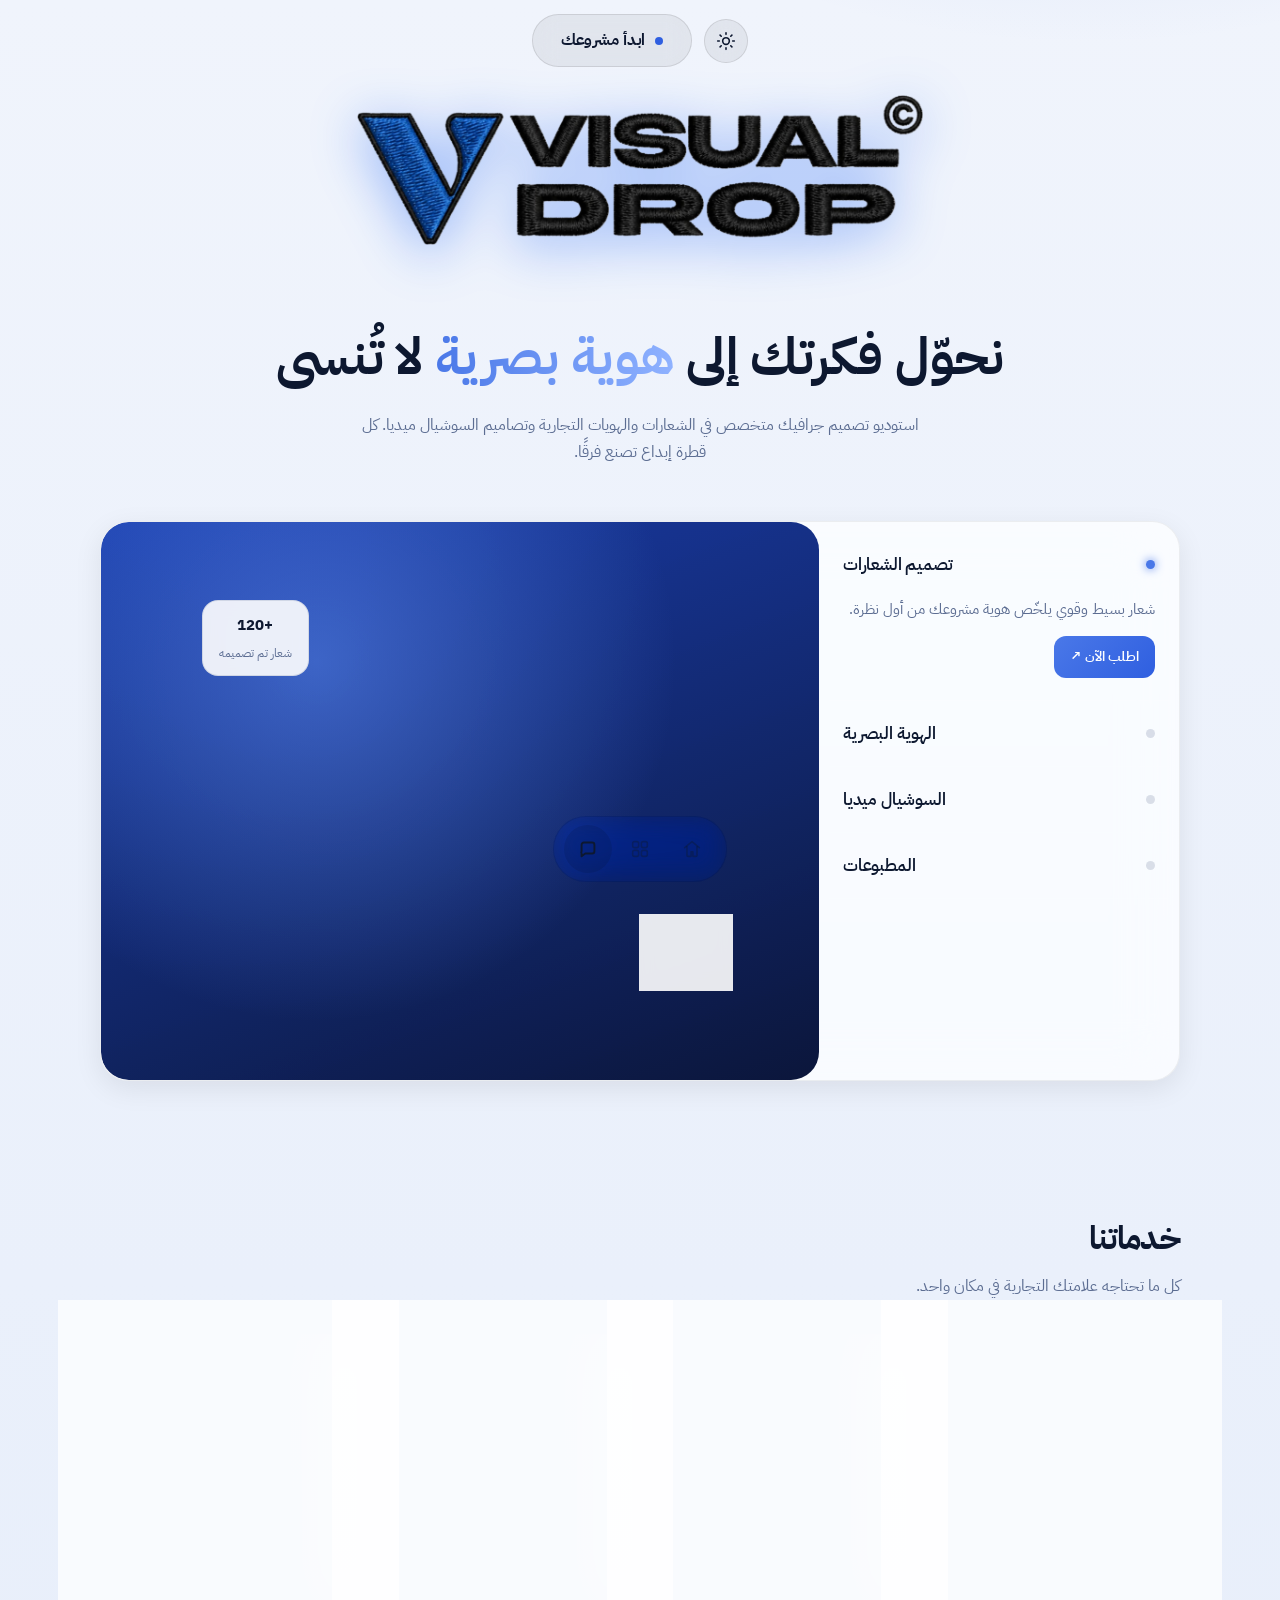
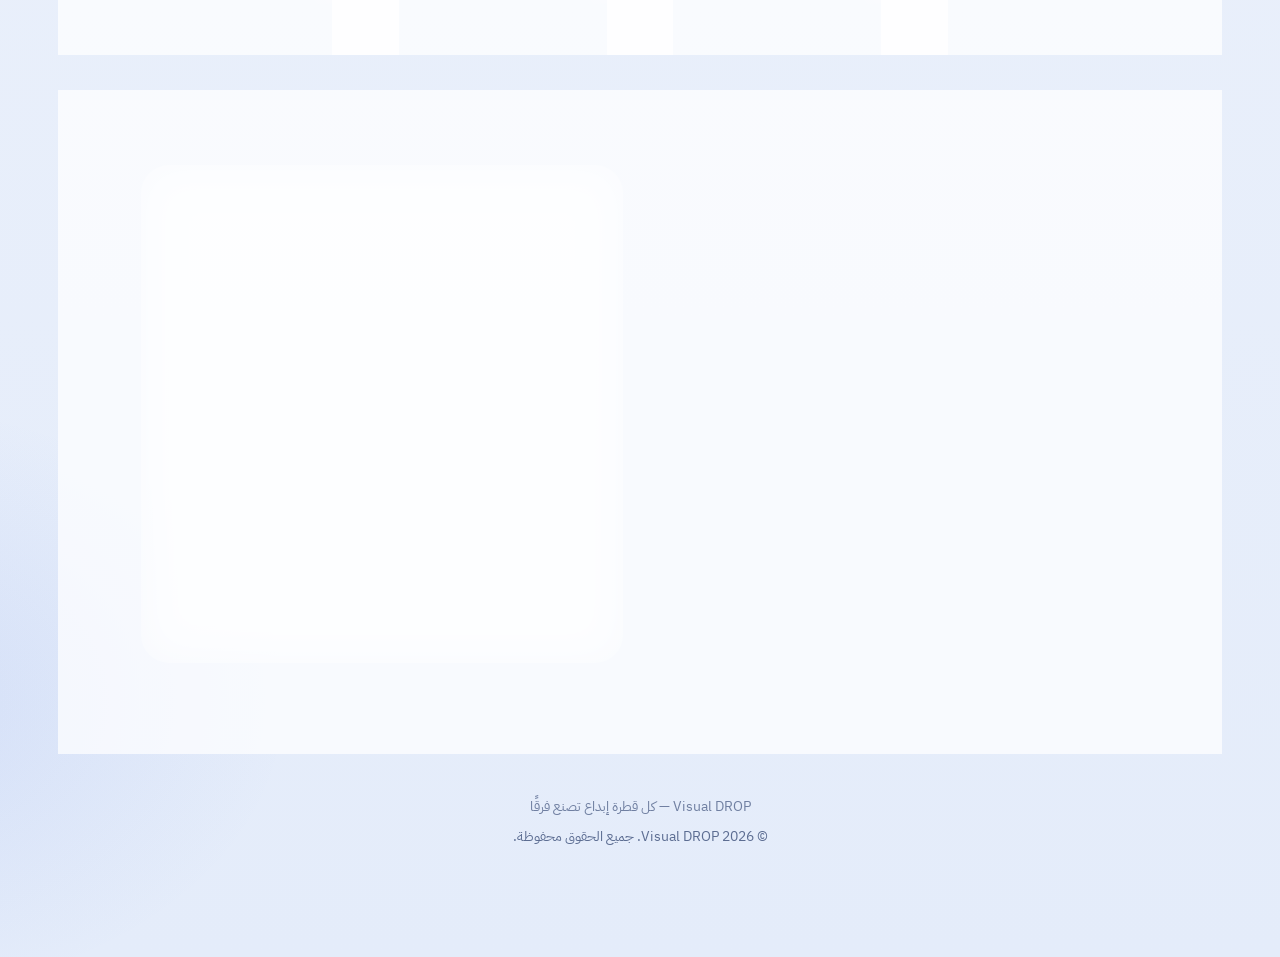
<file: index-20.html>
<!DOCTYPE html>
<html lang="ar" dir="rtl">
<head>
<meta charset="UTF-8">
<meta name="viewport" content="width=device-width, initial-scale=1, viewport-fit=cover">
<title>Visual DROP | استوديو جرافيك ديزاين</title>
<meta name="description" content="استوديو Visual DROP لتصميم الشعارات والهوية البصرية والسوشيال ميديا والمطبوعات.">
<meta name="theme-color" content="#0b1020">
<link rel="icon" href="image/logo.png">
<link href="https://fonts.googleapis.com/css2?family=IBM+Plex+Sans+Arabic:wght@400;500;600;700&display=swap" rel="stylesheet">
<style>
:root{
  --bg:#0b1020; --bg-2:#111833; --panel:rgba(255,255,255,.06); --panel-b:rgba(255,255,255,.14);
  --ink:#f3f6ff; --muted:#aab4d6;
  --blue:#2f5fe0; --blue-l:#5b86e5; --blue-d:#13245e;
  --shadow:0 20px 50px rgba(5,10,30,.5);
}
*{box-sizing:border-box;margin:0;padding:0}
html{scroll-behavior:smooth}
body{
  font-family:'IBM Plex Sans Arabic',system-ui,sans-serif;color:var(--ink);
  background:
    radial-gradient(900px 500px at 85% -10%, rgba(91,134,229,.28), transparent 60%),
    radial-gradient(700px 500px at -10% 90%, rgba(47,95,224,.22), transparent 60%),
    linear-gradient(180deg,var(--bg),var(--bg-2));
  min-height:100vh;overflow-x:hidden;line-height:1.7;
  padding-bottom:calc(78px + env(safe-area-inset-bottom,0px));
}
.glass{
  background:var(--panel);border:1px solid var(--panel-b);
  backdrop-filter:blur(16px) saturate(140%);-webkit-backdrop-filter:blur(16px) saturate(140%);
  box-shadow:var(--shadow), inset 0 1px 0 rgba(255,255,255,.08);border-radius:22px;
}
.wrap{max-width:1120px;margin:auto;padding:0 20px}

/* الهيدر */
header{
  position:sticky;top:0;z-index:30;padding:18px 20px 0;
  display:flex;align-items:center;justify-content:center;gap:12px;
}

nav.top{
  display:flex;align-items:center;gap:18px;padding:8px 10px 8px 8px;border-radius:999px;
}
nav.top .links{display:flex;align-items:center;gap:6px;padding-inline-start:4px}
nav.top .links a{
  color:var(--muted);text-decoration:none;font-weight:600;font-size:.88rem;
  padding:8px 14px;border-radius:999px;transition:background .2s,color .2s
}
nav.top .links a:hover{color:#fff;background:rgba(255,255,255,.08)}
.btn{
  display:inline-block;padding:11px 26px;border-radius:999px;font-weight:700;text-decoration:none;color:#fff;
  background:linear-gradient(135deg,var(--blue-l),var(--blue));border:1px solid rgba(255,255,255,.25);
  box-shadow:0 10px 24px rgba(47,95,224,.4);transition:transform .2s, box-shadow .2s;cursor:pointer;font-family:inherit;font-size:1rem
}
.btn:hover{transform:translateY(-2px);box-shadow:0 14px 30px rgba(47,95,224,.5)}
.btn.ghost{background:var(--panel);color:var(--ink);box-shadow:none;border-color:var(--panel-b)}
.btn-sm{padding:9px 18px;font-size:.85rem}


.logo-showcase{display:flex;justify-content:center;padding:34px 0 6px}
.big-logo{height:150px;width:auto;filter:drop-shadow(0 10px 26px rgba(10,85,245,.4))}
@media(max-width:520px){.big-logo{height:96px}}


.btn-top{
  display:inline-flex;align-items:center;gap:10px;padding:13px 32px;border-radius:999px;
  font-weight:800;font-size:1rem;text-decoration:none;color:#fff;letter-spacing:.2px;
  background:rgba(255,255,255,.1);
  border:1px solid rgba(255,255,255,.35);
  backdrop-filter:blur(14px) saturate(160%);-webkit-backdrop-filter:blur(14px) saturate(160%);
  box-shadow:0 10px 30px rgba(47,95,224,.3), inset 0 1px 0 rgba(255,255,255,.25);
  transition:transform .2s, box-shadow .2s, background .2s;
}
.btn-top:hover{transform:translateY(-2px) scale(1.02);background:rgba(255,255,255,.16);box-shadow:0 14px 36px rgba(47,95,224,.4), inset 0 1px 0 rgba(255,255,255,.3)}
.dot-pulse{width:8px;height:8px;border-radius:50%;background:#fff;box-shadow:0 0 0 0 rgba(255,255,255,.7);animation:pulse 1.8s infinite}
@keyframes pulse{0%{box-shadow:0 0 0 0 rgba(255,255,255,.6)}70%{box-shadow:0 0 0 8px rgba(255,255,255,0)}100%{box-shadow:0 0 0 0 rgba(255,255,255,0)}}

/* الهيرو - أكورديون زي المرجع */
.hero-top{padding:60px 0 20px;text-align:center}
.hero-top h1{font-size:clamp(2rem,5vw,3.2rem);font-weight:800;margin-bottom:12px}
.hero-top h1 span{background:linear-gradient(90deg,var(--blue-l),#8fb2ff);-webkit-background-clip:text;background-clip:text;color:transparent}
.hero-top p{color:var(--muted);max-width:560px;margin:auto}

.showcase{
  display:grid;grid-template-columns:360px 1fr;gap:0;overflow:hidden;min-height:560px;margin:34px 0 70px;
}
.acc{padding:10px}
.acc-item{border-bottom:1px solid var(--panel-b)}
.acc-item:last-child{border-bottom:none}
.acc-head{
  width:100%;background:none;border:none;color:var(--ink);text-align:right;font-family:inherit;
  display:flex;align-items:center;justify-content:space-between;padding:20px 14px;cursor:pointer;font-size:1.05rem;font-weight:700
}
.acc-head .dot{width:9px;height:9px;border-radius:50%;background:var(--panel-b);transition:background .25s}
.acc-item.on .acc-head .dot{background:var(--blue-l);box-shadow:0 0 10px var(--blue-l)}
.acc-item.on .acc-head{color:#fff}
.acc-body{max-height:0;overflow:hidden;transition:max-height .45s ease}
.acc-item.on .acc-body{max-height:260px}
.acc-body-in{padding:0 14px 22px}
.acc-body-in p{color:var(--muted);font-size:.92rem;margin-bottom:14px}
.acc-img{border-radius:14px;overflow:hidden;aspect-ratio:16/9;margin-bottom:14px;
  background:linear-gradient(135deg,var(--blue-d),var(--blue));display:flex;align-items:center;justify-content:center}
.acc-img svg{width:40%;height:40%;opacity:.85}
.mini-btn{
  display:inline-flex;align-items:center;gap:8px;padding:9px 16px;border-radius:12px;font-size:.88rem;font-weight:700;
  color:#fff;background:linear-gradient(135deg,var(--blue-l),var(--blue));text-decoration:none
}

.stage{position:relative;overflow:hidden}
.stage-bg{position:absolute;inset:0;transition:opacity .5s ease}
.stage-bg.s1{background:radial-gradient(circle at 30% 25%,rgba(91,134,229,.55),transparent 55%),
  linear-gradient(160deg,var(--blue-d),#0b1536)}
.stage-bg.s2{background:radial-gradient(circle at 70% 70%,rgba(91,134,229,.5),transparent 55%),
  linear-gradient(200deg,#0b1536,var(--blue-d))}
.stage-bg.s3{background:radial-gradient(circle at 50% 40%,rgba(143,178,255,.45),transparent 55%),
  linear-gradient(135deg,var(--blue-d),#101d4a)}
.stage-bg.s4{background:radial-gradient(circle at 25% 75%,rgba(47,95,224,.6),transparent 55%),
  linear-gradient(210deg,#0b1536,#152457)}
.stage-content{position:absolute;inset:0;display:flex;align-items:center;justify-content:center;opacity:0;transition:opacity .5s ease}
.stage-content.on{opacity:1}
.stage-content svg{width:46%;max-width:300px;height:auto;filter:drop-shadow(0 20px 40px rgba(0,0,0,.5))}
.pill{
  position:absolute;display:flex;flex-direction:column;align-items:center;gap:4px;padding:12px 16px;border-radius:16px;
  background:rgba(10,16,38,.65);border:1px solid rgba(255,255,255,.18);backdrop-filter:blur(8px);font-size:.75rem;color:var(--muted)
}
.pill b{color:#fff;font-size:.95rem}
.pill.p1{top:14%;left:14%} .pill.p2{bottom:16%;right:12%} .pill.p3{top:20%;right:16%} .pill.p4{bottom:20%;left:16%}


.reveal{opacity:0;transform:translateY(18px);transition:opacity .6s ease, transform .6s ease}
.reveal.in{opacity:1;transform:none}

/* الأقسام */
section{padding:60px 0;scroll-margin-top:90px}
.title{font-size:2rem;font-weight:800;margin-bottom:8px}
.sub{color:var(--muted);margin-bottom:34px}
.services{display:grid;grid-template-columns:repeat(4,1fr);gap:18px}
.service{padding:26px;transition:transform .25s}
.service:hover{transform:translateY(-6px)}
.service .ic{width:48px;height:48px;border-radius:14px;display:grid;place-items:center;font-size:1.3rem;margin-bottom:14px;color:#fff;
  background:linear-gradient(135deg,var(--blue-l),var(--blue));box-shadow:0 8px 20px rgba(47,95,224,.4)}
.service h3{font-size:1.1rem;margin-bottom:6px}
.service p{color:var(--muted);font-size:.95rem}

/* التواصل */
.contact{padding:40px;display:grid;grid-template-columns:1fr 1fr;gap:34px}
.links{display:grid;gap:12px;margin-top:6px}
.link{display:flex;align-items:center;gap:12px;padding:12px 18px;border-radius:16px;text-decoration:none;color:var(--ink);font-weight:600;
  background:rgba(255,255,255,.05);border:1px solid var(--panel-b);transition:transform .2s, background .2s}
.link:hover{transform:translateY(-2px);background:rgba(255,255,255,.09)}
.link svg{width:24px;height:24px;flex:none;fill:none;stroke:var(--blue-l);stroke-width:1.8;stroke-linecap:round;stroke-linejoin:round}
.link span{direction:ltr;unicode-bidi:embed}
form{display:grid;gap:14px}
input,textarea{
  width:100%;padding:14px 18px;border-radius:14px;color:var(--ink);font-family:inherit;font-size:1rem;
  background:rgba(255,255,255,.05);border:1px solid var(--panel-b);outline:none;transition:border-color .2s
}
input::placeholder,textarea::placeholder{color:#7c88ad}
input:focus,textarea:focus{border-color:var(--blue-l)}
textarea{min-height:120px;resize:vertical}
footer{text-align:center;color:var(--muted);padding:30px 0;font-size:.9rem}

/* شريط التنقل السفلي — قطعة واحدة بستايل موبايل + زجاج ضبابي */
.tabbar{
  position:fixed;z-index:40;left:0;right:0;
  bottom:0;
  display:flex;align-items:stretch;justify-content:space-around;
  gap:0;padding:8px 10px calc(8px + env(safe-area-inset-bottom,0px));
  width:100%;max-width:100%;
  border-radius:0;
  background:rgba(14,20,42,.55);
  border:none;
  border-top:1px solid rgba(255,255,255,.16);
  backdrop-filter:blur(24px) saturate(180%);
  -webkit-backdrop-filter:blur(24px) saturate(180%);
  box-shadow:0 -8px 32px rgba(0,0,0,.28), inset 0 1px 0 rgba(255,255,255,.1);
}
.tabbar a{
  flex:1;display:flex;flex-direction:column;align-items:center;justify-content:center;
  gap:3px;padding:8px 4px 6px;border-radius:16px;
  color:rgba(231,236,255,.65);text-decoration:none;font-size:.7rem;font-weight:700;
  transition:color .25s ease, background .25s ease, transform .2s ease;
  position:relative;min-width:0;
}
.tabbar a:active{transform:scale(.92)}
.tabbar svg{width:24px;height:24px;fill:none;stroke:currentColor;stroke-width:1.85;stroke-linecap:round;stroke-linejoin:round;transition:transform .25s, stroke-width .25s}
.tabbar a.on{
  color:#fff;
  background:transparent;
  box-shadow:none;
}
.tabbar a.on svg{transform:translateY(-1px);stroke-width:2.15}
/* نقطة/خط صغير تحت التاب النشط — ستايل موبايل */
.tabbar a.on::after{
  content:"";position:absolute;bottom:2px;left:50%;transform:translateX(-50%);
  width:16px;height:3px;border-radius:99px;
  background:linear-gradient(90deg,var(--blue-l),var(--blue));
  box-shadow:0 0 10px rgba(91,134,229,.6);
}

@media(max-width:860px){
  .showcase{grid-template-columns:1fr;min-height:auto}
  .stage{height:340px;order:-1}
  .services{grid-template-columns:1fr 1fr}
  
  .contact{grid-template-columns:1fr}
}
@media(max-width:720px){nav.top .links{display:none}}
@media(max-width:520px){.services{grid-template-columns:1fr}.brand{height:56px;padding:8px 18px}.btn-sm{padding:7px 14px;font-size:.78rem}}
@media(prefers-reduced-motion:reduce){*{animation:none!important;transition:none!important;scroll-behavior:auto!important}}
:focus-visible{outline:2px solid var(--blue-l);outline-offset:3px}
.btn:active, .btn-top:active, .link:active{transform:scale(.97)}

/* Light mode */
html.light{
  --bg:#f4f7ff; --bg-2:#e8eefc; --panel:rgba(255,255,255,.78); --panel-b:rgba(15,30,70,.12);
  --ink:#0f1a36; --muted:#5a6a90;
  --blue:#2f5fe0; --blue-l:#4a78e8; --blue-d:#1a3a9e;
  --shadow:0 20px 50px rgba(30,50,100,.12);
}
html.light body{
  background:
    radial-gradient(900px 500px at 85% -10%, rgba(91,134,229,.18), transparent 60%),
    radial-gradient(700px 500px at -10% 90%, rgba(47,95,224,.12), transparent 60%),
    linear-gradient(180deg,var(--bg),var(--bg-2));
}
html.light .pill{
  background:rgba(255,255,255,.82);border:1px solid rgba(15,30,70,.12);color:var(--muted)
}
html.light .pill b{color:var(--ink)}
html.light input,html.light textarea{
  background:rgba(255,255,255,.9);border-color:rgba(15,30,70,.14)
}
html.light input::placeholder,html.light textarea::placeholder{color:#8a97b8}
html.light .link{background:rgba(255,255,255,.7)}
html.light .link:hover{background:rgba(255,255,255,.95)}
html.light .tabbar{
  background:rgba(255,255,255,.62) !important;
  border:none !important;
  border-top:1px solid rgba(20,40,90,.12) !important;
  box-shadow:0 -8px 28px rgba(30,50,110,.12), inset 0 1px 0 rgba(255,255,255,.7) !important;
}
html.light .tabbar a{color:var(--muted)}
html.light .tabbar a.on{color:#fff}
html.light nav.top .links a:hover{color:var(--ink);background:rgba(15,30,70,.06)}
html.light .btn.ghost{color:var(--ink)}
html.light .stage-bg.s1,html.light .stage-bg.s2,html.light .stage-bg.s3,html.light .stage-bg.s4{
  filter:saturate(1.05) brightness(1.05);
}
html.light .acc-item.on .acc-head{color:var(--ink)}


/* زر تبديل الوضع */
.theme-toggle{
  width:42px;height:42px;border-radius:50%;border:1px solid var(--panel-b);
  background:var(--panel);color:var(--ink);cursor:pointer;display:grid;place-items:center;
  transition:transform .2s, background .2s, border-color .2s;flex:none;padding:0;
  box-shadow:inset 0 1px 0 rgba(255,255,255,.08)
}
.theme-toggle:hover{transform:scale(1.06);background:rgba(255,255,255,.1)}
.theme-toggle svg{width:20px;height:20px;fill:none;stroke:currentColor;stroke-width:1.8;stroke-linecap:round;stroke-linejoin:round}
.theme-toggle .icon-sun{display:none}
.theme-toggle .icon-moon{display:block}
html.light .theme-toggle .icon-sun{display:block}
html.light .theme-toggle .icon-moon{display:none}
html.light .theme-toggle:hover{background:rgba(15,30,70,.08)}


header .theme-toggle{
  background:rgba(255,255,255,.08);border:1px solid rgba(255,255,255,.2);
  backdrop-filter:blur(12px);-webkit-backdrop-filter:blur(12px);
  box-shadow:0 8px 20px rgba(0,0,0,.2)
}
html.light header .theme-toggle{
  background:rgba(255,255,255,.85);border:1px solid rgba(15,30,70,.12);
  box-shadow:0 8px 20px rgba(30,50,100,.1)
}

</style>

<style id="theme-overrides">

/* صور العروض في الـ stage */
.stage-img{
  width:78%;max-width:420px;height:auto;max-height:78%;
  object-fit:contain;border-radius:16px;
  box-shadow:0 20px 50px rgba(0,0,0,.45);
  filter:drop-shadow(0 12px 28px rgba(0,0,0,.35));
}
.stage-content{padding:18px}
/* صور داخل كروت الخدمات */
.service-media{
  width:100%;aspect-ratio:16/10;border-radius:14px;overflow:hidden;
  margin-bottom:14px;background:rgba(0,0,0,.2);
}
.service-media img{
  width:100%;height:100%;object-fit:cover;display:block;
  transition:transform .35s ease;
}
.service:hover .service-media img{transform:scale(1.05)}
.service{overflow:hidden}

/* Light mode: زر ابدأ مشروعك واضح */
html.light .btn-top{
  color:#0d1830 !important;
  background:rgba(255,255,255,.95) !important;
  border:1px solid rgba(20,40,90,.18) !important;
  box-shadow:0 10px 28px rgba(30,50,110,.14) !important;
}
html.light .btn-top .dot-pulse{
  background:#2f5fe0 !important;
  box-shadow:0 0 0 0 rgba(47,95,224,.45);
}
html.light a.btn-top,
html.light header .btn-top{
  color:#0d1830 !important;
}

/* ===== Dark / Light Mode (override) ===== */
html.light{
  --bg:#f0f4fc !important;
  --bg-2:#e4ecfa !important;
  --panel:rgba(255,255,255,.88) !important;
  --panel-b:rgba(20,40,90,.14) !important;
  --ink:#0d1830 !important;
  --muted:#5c6d92 !important;
  --blue:#2f5fe0 !important;
  --blue-l:#4a78e8 !important;
  --blue-d:#1a3a9e !important;
  --shadow:0 18px 44px rgba(30,50,110,.12) !important;
  color-scheme:light;
}
html:not(.light){color-scheme:dark}
html.light body{
  background:
    radial-gradient(900px 500px at 85% -10%, rgba(91,134,229,.16), transparent 60%),
    radial-gradient(700px 500px at -10% 90%, rgba(47,95,224,.10), transparent 60%),
    linear-gradient(180deg,#f0f4fc,#e4ecfa) !important;
  color:#0d1830 !important;
}
html.light .glass{
  background:rgba(255,255,255,.88) !important;
  border-color:rgba(20,40,90,.14) !important;
  box-shadow:0 18px 44px rgba(30,50,110,.12), inset 0 1px 0 rgba(255,255,255,.9) !important;
}
html.light .pill{
  background:rgba(255,255,255,.9) !important;
  border-color:rgba(20,40,90,.12) !important;
  color:#5c6d92 !important;
}
html.light .pill b{color:#0d1830 !important}
html.light input,html.light textarea{
  background:#fff !important;
  border-color:rgba(20,40,90,.16) !important;
  color:#0d1830 !important;
}
html.light input::placeholder,html.light textarea::placeholder{color:#8a97b8 !important}
html.light .link{
  background:rgba(255,255,255,.75) !important;
  color:#0d1830 !important;
}
html.light .link:hover{background:#fff !important}
html.light .tabbar{
  background:rgba(255,255,255,.62) !important;
  border:none !important;
  border-top:1px solid rgba(20,40,90,.12) !important;
  box-shadow:0 -8px 28px rgba(30,50,110,.12), inset 0 1px 0 rgba(255,255,255,.7) !important;
}
html.light .tabbar a{color:#5c6d92 !important}
html.light .tabbar a.on{color:var(--blue) !important;background:transparent !important}
html.light .tabbar a.on::after{
  background:linear-gradient(90deg,var(--blue-l),var(--blue)) !important;
}
html.light .acc-item.on .acc-head{color:#0d1830 !important}
html.light .acc-body-in p,
html.light .sub,
html.light .service p,
html.light footer{color:#5c6d92 !important}
html.light .title,html.light h1,html.light h2,html.light h3{color:#0d1830 !important}
html.light .btn.ghost{color:#0d1830 !important;background:rgba(255,255,255,.7)!important}

/* Theme toggle button - always visible */
.theme-toggle{
  width:44px;height:44px;border-radius:50%;
  border:1px solid rgba(255,255,255,.25);
  background:rgba(255,255,255,.12);
  color:#fff;cursor:pointer;
  display:inline-grid;place-items:center;
  transition:transform .2s, background .2s;
  flex:none;padding:0;position:relative;z-index:50;
  backdrop-filter:blur(12px);-webkit-backdrop-filter:blur(12px);
  box-shadow:0 8px 22px rgba(0,0,0,.25);
}
.theme-toggle:hover{transform:scale(1.08);background:rgba(255,255,255,.2)}
.theme-toggle svg{width:20px;height:20px;pointer-events:none}
.theme-toggle .icon-moon{display:block;fill:#fff;stroke:none}
.theme-toggle .icon-sun{display:none;fill:none;stroke:#0d1830;stroke-width:1.9;stroke-linecap:round;stroke-linejoin:round}
html.light .theme-toggle{
  background:rgba(255,255,255,.95);
  border-color:rgba(20,40,90,.15);
  color:#0d1830;
  box-shadow:0 8px 22px rgba(30,50,110,.12);
}
html.light .theme-toggle .icon-moon{display:none}
html.light .theme-toggle .icon-sun{display:block}

/* Ensure reveal sections become visible */
.reveal.in, section.reveal.in{opacity:1 !important;transform:none !important}
/* Safety: if JS fails, still show after short delay via animation fallback */
@keyframes revealFallback{to{opacity:1;transform:none}}
.reveal{animation:revealFallback .01s 2.5s forwards}

header{
  display:flex !important;
  align-items:center;
  justify-content:center;
  gap:12px;
  flex-wrap:wrap;
}
</style>
<script>
/* Apply theme ASAP before paint */
(function(){
  try{
    var k='vd-theme', s=localStorage.getItem(k);
    if(s==='light') document.documentElement.classList.add('light');
    else if(s==='dark') document.documentElement.classList.remove('light');
    else if(window.matchMedia && matchMedia('(prefers-color-scheme: light)').matches)
      document.documentElement.classList.add('light');
  }catch(e){}
})();
</script>


<style id="ios-style">
/* ===== iOS-inspired polish ===== */
:root{
  --ios-radius:20px;
  --ios-radius-lg:28px;
}
body{
  font-family:'IBM Plex Sans Arabic',-apple-system,BlinkMacSystemFont,system-ui,sans-serif !important;
  -webkit-font-smoothing:antialiased;
  -webkit-tap-highlight-color:transparent;
}
.glass{
  border-radius:var(--ios-radius-lg) !important;
  background:rgba(255,255,255,.08) !important;
  border:1px solid rgba(255,255,255,.12) !important;
  box-shadow:0 8px 32px rgba(0,0,0,.22) !important;
  backdrop-filter:blur(28px) saturate(180%) !important;
  -webkit-backdrop-filter:blur(28px) saturate(180%) !important;
}
html.light .glass{
  background:rgba(255,255,255,.72) !important;
  border:1px solid rgba(0,0,0,.06) !important;
  box-shadow:0 8px 28px rgba(0,0,0,.08) !important;
}
.service{
  padding:14px 14px 18px !important;
  border-radius:var(--ios-radius-lg) !important;
}
.service-media{
  border-radius:16px !important;
  aspect-ratio:16/10 !important;
  background:rgba(0,0,0,.25) !important;
  overflow:hidden !important;
  margin-bottom:12px !important;
}
.service-media img{
  width:100% !important;height:100% !important;
  object-fit:cover !important;display:block !important;
}
.service h3{font-size:1.05rem !important;font-weight:700 !important;letter-spacing:-.01em}
.service p{font-size:.88rem !important;opacity:.85}
.service .ic{
  border-radius:14px !important;
  width:44px !important;height:44px !important;
}
/* Stage images */
.stage-img{
  width:86% !important;max-width:440px !important;
  border-radius:18px !important;
  object-fit:contain !important;
  box-shadow:0 16px 48px rgba(0,0,0,.4) !important;
}
.stage{border-radius:var(--ios-radius-lg);overflow:hidden}
/* Header CTA - iOS pill */
.btn-top{
  border-radius:999px !important;
  font-weight:600 !important;
  letter-spacing:-.01em !important;
  backdrop-filter:blur(20px) saturate(180%) !important;
  -webkit-backdrop-filter:blur(20px) saturate(180%) !important;
}
.theme-toggle{
  border-radius:50% !important;
  backdrop-filter:blur(20px) !important;
  -webkit-backdrop-filter:blur(20px) !important;
}
/* iOS tab bar */
.tabbar{
  border-radius:0 !important;
  background:rgba(10,14,28,.72) !important;
  border-top:0.5px solid rgba(255,255,255,.14) !important;
  backdrop-filter:blur(40px) saturate(200%) !important;
  -webkit-backdrop-filter:blur(40px) saturate(200%) !important;
  box-shadow:none !important;
  padding:6px 8px calc(6px + env(safe-area-inset-bottom,0px)) !important;
}
html.light .tabbar{
  background:rgba(255,255,255,.78) !important;
  border-top:0.5px solid rgba(0,0,0,.08) !important;
}
.tabbar a{
  font-size:.64rem !important;
  font-weight:500 !important;
  letter-spacing:-.01em !important;
  gap:2px !important;
  padding:6px 2px 4px !important;
  border-radius:12px !important;
}
.tabbar a.on{
  color:#5b86e5 !important;
  background:transparent !important;
}
html.light .tabbar a.on{color:#2f5fe0 !important}
.tabbar a.on::after{
  width:4px !important;height:4px !important;
  bottom:1px !important;
  background:currentColor !important;
  box-shadow:none !important;
}
.tabbar svg{width:26px !important;height:26px !important;stroke-width:1.7 !important}
.tabbar a.on svg{stroke-width:2 !important;transform:none !important}
/* Accordion iOS */
.acc-item{border-bottom:0.5px solid rgba(255,255,255,.1) !important}
.acc-head{font-weight:600 !important;letter-spacing:-.01em}
.mini-btn{border-radius:12px !important;font-weight:600 !important}
/* Inputs iOS */
input,textarea{
  border-radius:14px !important;
  border:0.5px solid rgba(255,255,255,.12) !important;
  background:rgba(255,255,255,.06) !important;
  font-size:16px !important; /* prevents iOS zoom on focus */
}
html.light input,html.light textarea{
  background:rgba(0,0,0,.04) !important;
  border:0.5px solid rgba(0,0,0,.08) !important;
}
.btn{
  border-radius:14px !important;
  font-weight:600 !important;
}
.link{border-radius:14px !important}
.title{letter-spacing:-.02em !important;font-weight:800 !important}
/* Safe spacing for notched phones */
header{padding-top:max(14px, env(safe-area-inset-top,0px)) !important}
</style>


<style id="final-polish">
/* زر ابدأ مشروعك — شفاف أكتر + مدوّر أكتر */
.btn-top,
a.btn-top,
header .btn-top{
  border-radius:999px !important;
  padding:12px 28px !important;
  background:rgba(255,255,255,.08) !important;
  border:1px solid rgba(255,255,255,.22) !important;
  color:#fff !important;
  font-weight:650 !important;
  letter-spacing:-.01em !important;
  backdrop-filter:blur(24px) saturate(180%) !important;
  -webkit-backdrop-filter:blur(24px) saturate(180%) !important;
  box-shadow:0 4px 20px rgba(0,0,0,.12), inset 0 1px 0 rgba(255,255,255,.15) !important;
  transition:background .25s, transform .2s, border-color .25s !important;
}
.btn-top:hover,
a.btn-top:hover{
  background:rgba(255,255,255,.14) !important;
  border-color:rgba(255,255,255,.35) !important;
  transform:translateY(-1px) !important;
}
html.light .btn-top,
html.light a.btn-top,
html.light header .btn-top{
  background:rgba(255,255,255,.45) !important;
  border:1px solid rgba(0,0,0,.08) !important;
  color:#0d1830 !important;
  box-shadow:0 4px 18px rgba(0,0,0,.06), inset 0 1px 0 rgba(255,255,255,.8) !important;
}
html.light .btn-top:hover{
  background:rgba(255,255,255,.7) !important;
}

/* زر الثيم — نفس الشفافية */
.theme-toggle{
  background:rgba(255,255,255,.08) !important;
  border:1px solid rgba(255,255,255,.22) !important;
  backdrop-filter:blur(24px) saturate(180%) !important;
  -webkit-backdrop-filter:blur(24px) saturate(180%) !important;
  box-shadow:inset 0 1px 0 rgba(255,255,255,.12) !important;
}
html.light .theme-toggle{
  background:rgba(255,255,255,.45) !important;
  border:1px solid rgba(0,0,0,.08) !important;
}

/* الشريط السفلي — أيقونات أوضح */
.tabbar{
  background:rgba(8,12,24,.65) !important;
  backdrop-filter:blur(40px) saturate(200%) !important;
  -webkit-backdrop-filter:blur(40px) saturate(200%) !important;
  border-top:0.5px solid rgba(255,255,255,.12) !important;
  padding:8px 6px calc(8px + env(safe-area-inset-bottom,0px)) !important;
}
.tabbar a{
  gap:4px !important;
  padding:8px 4px 6px !important;
  color:rgba(255,255,255,.45) !important;
  font-size:.62rem !important;
  font-weight:500 !important;
}
.tabbar a.on{
  color:#6b9fff !important;
}
.tabbar svg{
  width:24px !important;
  height:24px !important;
  stroke-width:1.6 !important;
}
.tabbar a.on svg{
  stroke-width:2 !important;
}
.tabbar a.on::after{
  width:5px !important;
  height:5px !important;
  border-radius:50% !important;
  bottom:2px !important;
  background:currentColor !important;
  box-shadow:0 0 8px currentColor !important;
}
html.light .tabbar{
  background:rgba(255,255,255,.72) !important;
  border-top:0.5px solid rgba(0,0,0,.06) !important;
}
html.light .tabbar a{color:rgba(0,0,0,.35) !important}
html.light .tabbar a.on{color:#2f5fe0 !important}
</style>


<style id="tabbar-v2">
/* شريط سفلي جديد — أيقونات فقط + شفاف زي زر ابدأ مشروعك */
.tabbar{
  position:fixed !important;
  z-index:40 !important;
  left:50% !important;
  right:auto !important;
  transform:translateX(-50%) !important;
  bottom:calc(18px + env(safe-area-inset-bottom,0px)) !important;
  width:auto !important;
  max-width:none !important;
  display:flex !important;
  align-items:center !important;
  justify-content:center !important;
  gap:4px !important;
  padding:8px 10px !important;
  border-radius:999px !important;
  background:rgba(255,255,255,.08) !important;
  border:1px solid rgba(255,255,255,.22) !important;
  backdrop-filter:blur(14px) saturate(160%) !important;
  -webkit-backdrop-filter:blur(14px) saturate(160%) !important;
  box-shadow:0 8px 28px rgba(0,0,0,.2), inset 0 1px 0 rgba(255,255,255,.12) !important;
}
.tabbar a{
  flex:none !important;
  width:48px !important;
  height:48px !important;
  display:grid !important;
  place-items:center !important;
  padding:0 !important;
  margin:0 !important;
  border-radius:50% !important;
  color:rgba(255,255,255,.55) !important;
  background:transparent !important;
  text-decoration:none !important;
  font-size:0 !important;
  line-height:0 !important;
  gap:0 !important;
  transition:color .22s ease, background .22s ease, transform .18s ease !important;
  position:relative !important;
}
.tabbar a:active{transform:scale(.9) !important}
.tabbar svg{
  width:22px !important;
  height:22px !important;
  stroke-width:1.75 !important;
  display:block !important;
}
.tabbar a.on{
  color:#fff !important;
  background:rgba(255,255,255,.14) !important;
  box-shadow:none !important;
}
.tabbar a.on svg{stroke-width:2.1 !important;transform:none !important}
.tabbar a.on::after{display:none !important;content:none !important}

html.light .tabbar{
  background:rgba(255,255,255,.45) !important;
  border:1px solid rgba(0,0,0,.08) !important;
  box-shadow:0 8px 24px rgba(0,0,0,.08), inset 0 1px 0 rgba(255,255,255,.7) !important;
  backdrop-filter:blur(14px) saturate(160%) !important;
  -webkit-backdrop-filter:blur(14px) saturate(160%) !important;
}
html.light .tabbar a{color:rgba(13,24,48,.4) !important}
html.light .tabbar a.on{
  color:#0d1830 !important;
  background:rgba(255,255,255,.7) !important;
}
</style>


<style id="flat-bars">
/* إزالة البيفل من الزر العلوي + الثيم + الشريط السفلي */
.btn-top,
a.btn-top,
header .btn-top{
  background:rgba(255,255,255,.1) !important;
  border:none !important;
  box-shadow:none !important;
  backdrop-filter:blur(12px) !important;
  -webkit-backdrop-filter:blur(12px) !important;
}
.btn-top:hover,
a.btn-top:hover{
  background:rgba(255,255,255,.16) !important;
  box-shadow:none !important;
  border:none !important;
}
html.light .btn-top,
html.light a.btn-top,
html.light header .btn-top{
  background:rgba(0,0,0,.06) !important;
  border:none !important;
  box-shadow:none !important;
  color:#0d1830 !important;
}
html.light .btn-top:hover{
  background:rgba(0,0,0,.1) !important;
}

.theme-toggle{
  background:rgba(255,255,255,.1) !important;
  border:none !important;
  box-shadow:none !important;
  backdrop-filter:blur(12px) !important;
  -webkit-backdrop-filter:blur(12px) !important;
}
html.light .theme-toggle{
  background:rgba(0,0,0,.06) !important;
  border:none !important;
  box-shadow:none !important;
}

.tabbar{
  background:rgba(255,255,255,.1) !important;
  border:none !important;
  box-shadow:none !important;
  backdrop-filter:blur(12px) !important;
  -webkit-backdrop-filter:blur(12px) !important;
}
.tabbar a.on{
  background:rgba(255,255,255,.16) !important;
  box-shadow:none !important;
  border:none !important;
}
.tabbar a.on::after{display:none !important;content:none !important}

html.light .tabbar{
  background:rgba(0,0,0,.06) !important;
  border:none !important;
  box-shadow:none !important;
}
html.light .tabbar a.on{
  background:rgba(0,0,0,.1) !important;
  box-shadow:none !important;
}
</style>


<style id="light-stroke">
/* ستروك خفيف جدًا للبار العلوي والسفلي */
.btn-top,
a.btn-top,
header .btn-top{
  border:1px solid rgba(255,255,255,.18) !important;
  box-shadow:none !important;
}
.theme-toggle{
  border:1px solid rgba(255,255,255,.18) !important;
  box-shadow:none !important;
}
.tabbar{
  border:1px solid rgba(255,255,255,.18) !important;
  box-shadow:none !important;
}
html.light .btn-top,
html.light a.btn-top,
html.light header .btn-top,
html.light .theme-toggle,
html.light .tabbar{
  border:1px solid rgba(0,0,0,.1) !important;
}
/* تأكيد ظهور اللوجو في مكانه تحت الهيدر */
.logo-showcase{
  display:flex !important;
  justify-content:center !important;
  padding:28px 0 8px !important;
}
.big-logo{
  display:block !important;
  height:150px !important;
  width:auto !important;
  max-width:90vw !important;
  object-fit:contain !important;
}
@media(max-width:520px){
  .big-logo{height:96px !important}
}
</style>

<style id="logo-swap">
.logo-light{display:none !important}
html.light .logo-dark{display:none !important}
html.light .logo-light{display:block !important}
html.light.no-ll .logo-dark{display:block !important}
</style>
</head>
<body>

<header>
<button type="button" class="theme-toggle" id="themeToggle" aria-label="تبديل الوضع الفاتح والداكن" title="الوضع الفاتح / الداكن">
      <svg class="icon-moon" viewBox="0 0 24 24" aria-hidden="true"><path d="M21 14.5A8.5 8.5 0 1 1 9.5 3 7 7 0 0 0 21 14.5z"/></svg>
      <svg class="icon-sun" viewBox="0 0 24 24" aria-hidden="true"><circle cx="12" cy="12" r="4"/><path d="M12 2v2M12 20v2M4.9 4.9l1.4 1.4M17.7 17.7l1.4 1.4M2 12h2M20 12h2M4.9 19.1l1.4-1.4M17.7 6.3l1.4-1.4"/></svg>
    </button>
  <a class="btn btn-top" href="#contact">
    <span class="dot-pulse"></span>
    ابدأ مشروعك
  </a>
</header>

<main class="wrap" id="top">
  <div class="logo-showcase">
    <img src="image/logo.png" alt="Visual DROP" class="big-logo logo-dark">
    <img src="image/logo-light.png" alt="Visual DROP" class="big-logo logo-light" onerror="this.remove();document.documentElement.classList.add('no-ll')">
  </div>
  <div class="hero-top">
    <h1>نحوّل فكرتك إلى <span>هوية بصرية</span> لا تُنسى</h1>
    <p>استوديو تصميم جرافيك متخصص في الشعارات والهويات التجارية وتصاميم السوشيال ميديا. كل قطرة إبداع تصنع فرقًا.</p>
  </div>

  <div class="glass showcase" id="showcase">
    <div class="acc">
      <div class="acc-item on" data-stage="1">
        <button class="acc-head"><span class="dot"></span><span>تصميم الشعارات</span></button>
        <div class="acc-body"><div class="acc-body-in">
          <p>شعار بسيط وقوي يلخّص هوية مشروعك من أول نظرة.</p>
          <a class="mini-btn" href="#contact">اطلب الآن ↗</a>
        </div></div>
      </div>
      <div class="acc-item" data-stage="2">
        <button class="acc-head"><span class="dot"></span><span>الهوية البصرية</span></button>
        <div class="acc-body"><div class="acc-body-in">
          <p>ألوان وخطوط وعناصر متناسقة على كل نقاط التواصل مع عملائك.</p>
          <a class="mini-btn" href="#contact">اطلب الآن ↗</a>
        </div></div>
      </div>
      <div class="acc-item" data-stage="3">
        <button class="acc-head"><span class="dot"></span><span>السوشيال ميديا</span></button>
        <div class="acc-body"><div class="acc-body-in">
          <p>بوستات وستوريهات تلفت الانتباه وتزيد التفاعل على حساباتك.</p>
          <a class="mini-btn" href="#contact">اطلب الآن ↗</a>
        </div></div>
      </div>
      <div class="acc-item" data-stage="4">
        <button class="acc-head"><span class="dot"></span><span>المطبوعات</span></button>
        <div class="acc-body"><div class="acc-body-in">
          <p>بروشورات وكروت وعبوات منتجات جاهزة للطباعة باحترافية.</p>
          <a class="mini-btn" href="#contact">اطلب الآن ↗</a>
        </div></div>
      </div>
    </div>

    <div class="stage">
      <div class="stage-bg s1" id="bg1"></div>
      <div class="stage-bg s2" id="bg2" style="opacity:0"></div>
      <div class="stage-bg s3" id="bg3" style="opacity:0"></div>
      <div class="stage-bg s4" id="bg4" style="opacity:0"></div>

      <div class="stage-content on" data-c="1">
        <img class="logo-dark" src="image/logo.png" alt="Visual DROP" style="width:46%;max-width:300px;height:auto;filter:drop-shadow(0 20px 40px rgba(0,0,0,.5))">
        <div class="pill p1"><b>+120</b>شعار تم تصميمه</div>
        <div class="pill p2"><b>100%</b>تصميم أصلي</div>
      </div>
      <div class="stage-content" data-c="2">
        <img class="stage-img" src="image/identity.png" alt="الهوية البصرية - Visual DROP">
        <div class="pill p3"><b>+40</b>هوية متكاملة</div>
        <div class="pill p4"><b>24h</b>سرعة الرد</div>
      </div>
      <div class="stage-content" data-c="3">
        <img class="stage-img" src="image/social.png" alt="السوشيال ميديا - Visual DROP">
        <div class="pill p1"><b>+300</b>بوست مصمم</div>
        <div class="pill p2"><b>↑</b>نمو تفاعل</div>
      </div>
      <div class="stage-content" data-c="4">
        <img class="stage-img" src="image/prints.png" alt="المطبوعات - Visual DROP">
        <div class="pill p3"><b>+80</b>تصميم مطبوع</div>
        <div class="pill p4"><b>طباعة</b>جاهزة للتسليم</div>
      </div>
    </div>
  </div>

  <section id="services" class="reveal in">
    <h2 class="title">خدماتنا</h2>
    <p class="sub">كل ما تحتاجه علامتك التجارية في مكان واحد.</p>
    <div class="services">
      <div class="glass service"><div class="ic">✦</div><h3>تصميم الشعارات</h3><p>شعار بسيط وقوي يعبّر عن هوية مشروعك.</p></div>
      <div class="glass service">
        <div class="service-media"><img src="image/identity.png" alt="الهوية البصرية"></div>
        <h3>الهوية البصرية</h3><p>ألوان وخطوط وعناصر متناسقة لكل نقاط التواصل.</p>
      </div>
      <div class="glass service">
        <div class="service-media"><img src="image/social.png" alt="السوشيال ميديا"></div>
        <h3>السوشيال ميديا</h3><p>بوستات وستوريهات تلفت الانتباه وتزيد التفاعل.</p>
      </div>
      <div class="glass service">
        <div class="service-media"><img src="image/prints.png" alt="المطبوعات"></div>
        <h3>المطبوعات</h3><p>بروشورات وكروت وعبوات جاهزة للطباعة.</p>
      </div>
    </div>
  </section>

  <section id="contact" class="reveal in">
    <div class="glass contact">
      <div>
        <h2 class="title">جاهز نبدأ؟</h2>
        <p class="sub">احكِ لنا عن فكرتك وسنرد عليك خلال 24 ساعة.</p>
        <div class="links">
          <a class="link" href="https://wa.me/201223934253" target="_blank" rel="noopener"><svg viewBox="0 0 24 24"><path d="M3 21l1.6-4.6A8.5 8.5 0 1 1 8 19.6L3 21z"/><path d="M9 8.5c0 3.5 3 6.5 6.5 6.5l1-2-2-1-1 .9c-1-.5-2-1.5-2.5-2.5l.9-1-1-2-1.9 1.2z"/></svg><span>+20 122 393 4253</span></a>
          <a class="link" href="https://www.facebook.com/visualdrop_1" target="_blank" rel="noopener"><svg viewBox="0 0 24 24"><path d="M14 8h3V4h-3a4 4 0 0 0-4 4v3H7v4h3v6h4v-6h3l1-4h-4V8z"/></svg><span>visualdrop_1</span></a>
          <a class="link" href="https://www.instagram.com/visualdrop_1" target="_blank" rel="noopener"><svg viewBox="0 0 24 24"><rect x="3" y="3" width="18" height="18" rx="5"/><circle cx="12" cy="12" r="4"/><circle cx="17.5" cy="6.5" r=".8"/></svg><span>@visualdrop_1</span></a>
        </div>
      </div>
      <form id="orderForm" novalidate>
        <div class="of-head"><h3>ابدأ مشروعك الآن</h3><p>املا البيانات وهنكمل معاك على واتساب</p></div>
        <input type="text" id="ofName" placeholder="الاسم" required autocomplete="name">
        <input type="tel" id="ofPhone" placeholder="رقم الهاتف" required autocomplete="tel" pattern="^[0-9+\s]{8,15}$" title="رقم هاتف صحيح من 8 أرقام على الأقل">
        <textarea id="ofDetails" placeholder="تفاصيل مشروعك" required minlength="5"></textarea>
        <button class="btn" type="submit" id="ofSubmit">
          <svg viewBox="0 0 24 24" width="18" height="18" style="vertical-align:-3px;margin-left:6px"><path fill="currentColor" d="M3 21l1.6-4.6A8.5 8.5 0 1 1 8 19.6L3 21z"/></svg>
          أرسل الطلب عبر واتساب
        </button>
      </form>
    </div>
  </section>
</main>

<footer>
  <div style="opacity:.85;margin-bottom:6px">Visual DROP — كل قطرة إبداع تصنع فرقًا</div>
  © 2026 Visual DROP. جميع الحقوق محفوظة.
</footer>

<nav class="tabbar" aria-label="التنقل الرئيسي">
  <a href="#top" class="on" aria-label="الرئيسية">
    <svg viewBox="0 0 24 24" fill="none" stroke="currentColor" stroke-linecap="round" stroke-linejoin="round"><path d="M4 10.5 12 4l8 6.5"/><path d="M6.5 9.5V19a1 1 0 0 0 1 1h3.5v-5h2v5H16.5a1 1 0 0 0 1-1V9.5"/></svg>
  </a>
  <a href="#services" aria-label="خدماتنا">
    <svg viewBox="0 0 24 24" fill="none" stroke="currentColor" stroke-linecap="round" stroke-linejoin="round"><rect x="4" y="4" width="6.5" height="6.5" rx="2"/><rect x="13.5" y="4" width="6.5" height="6.5" rx="2"/><rect x="4" y="13.5" width="6.5" height="6.5" rx="2"/><rect x="13.5" y="13.5" width="6.5" height="6.5" rx="2"/></svg>
  </a>
  <a href="#contact" aria-label="تواصل">
    <svg viewBox="0 0 24 24" fill="none" stroke="currentColor" stroke-linecap="round" stroke-linejoin="round"><path d="M5 7.5A2.5 2.5 0 0 1 7.5 5h9A2.5 2.5 0 0 1 19 7.5v7a2.5 2.5 0 0 1-2.5 2.5H9l-4 3v-3A2.5 2.5 0 0 1 5 14.5v-7z"/></svg>
  </a>
</nav>

<script>
// أكورديون العرض الرئيسي (يتغير تلقائيًا كل 4 ثوانٍ، ويتفاعل مع الضغط)
(function(){
  const items = [...document.querySelectorAll('.acc-item')];
  const bgs = {1:document.getElementById('bg1'),2:document.getElementById('bg2'),3:document.getElementById('bg3'),4:document.getElementById('bg4')};
  const contents = [...document.querySelectorAll('.stage-content')];
  let auto;
  function activate(n){
    items.forEach(it=>it.classList.toggle('on', it.dataset.stage===String(n)));
    Object.keys(bgs).forEach(k=>bgs[k].style.opacity = (k===String(n))?'1':'0');
    contents.forEach(c=>c.classList.toggle('on', c.dataset.c===String(n)));
  }
  function startAuto(){
    clearInterval(auto);
    auto = setInterval(()=>{
      const cur = +document.querySelector('.acc-item.on').dataset.stage;
      activate(cur % 4 + 1);
    }, 4000);
  }
  items.forEach(it=>{
    it.querySelector('.acc-head').addEventListener('click', ()=>{ activate(it.dataset.stage); startAuto(); });
  });
  startAuto();
})();

// إرسال الطلب مباشرة على واتساب
var __of = document.getElementById('orderForm');
if(__of) __of.addEventListener('submit', function(e){
  e.preventDefault();
  const form = e.target;
  if(!form.checkValidity()){ form.reportValidity(); return; }
  const name = document.getElementById('ofName').value.trim();
  const phone = document.getElementById('ofPhone').value.trim();
  const details = document.getElementById('ofDetails').value.trim();
  const btn = document.getElementById('ofSubmit');
  btn.disabled = true; btn.style.opacity = '.7';
  let msg = `مرحبًا Visual DROP، معايا طلب تصميم جديد.\nالاسم: ${name}\nرقم التواصل: ${phone}\nتفاصيل المشروع: ${details}`;
  window.open('https://wa.me/201223934253?text=' + encodeURIComponent(msg), '_blank');
  setTimeout(()=>{ btn.disabled=false; btn.style.opacity='1'; }, 1200);
});

// شريط التنقل السفلي
const tabs=[...document.querySelectorAll('.tabbar a')];
const targets=['top','services','contact'].map(id=>document.getElementById(id));
const io=new IntersectionObserver(es=>{
  es.forEach(e=>{ if(e.isIntersecting){
    const i=targets.indexOf(e.target);
    tabs.forEach((t,k)=>t.classList.toggle('on',k===i));
  }});
},{rootMargin:'-40% 0px -50% 0px'});
targets.forEach(t=>t&&io.observe(t));

// ظهور تدريجي للأقسام عند التمرير
const revealIo = new IntersectionObserver(es=>{
  es.forEach(e=>{ if(e.isIntersecting){ e.target.classList.add('in'); revealIo.unobserve(e.target); } });
},{threshold:.15});
document.querySelectorAll('.reveal').forEach(el=>revealIo.observe(el));

// تبديل الوضع الداكن / الفاتح
(function(){
  var root = document.documentElement;
  var btn = document.getElementById('themeToggle');
  var key = 'vd-theme';
  function apply(mode){
    if(mode === 'light') root.classList.add('light');
    else root.classList.remove('light');
    var meta = document.querySelector('meta[name="theme-color"]');
    if(meta) meta.setAttribute('content', mode === 'light' ? '#f0f4fc' : '#0b1020');
    try{ localStorage.setItem(key, mode); }catch(e){}
  }
  if(btn){
    btn.addEventListener('click', function(e){
      e.preventDefault();
      e.stopPropagation();
      var next = root.classList.contains('light') ? 'dark' : 'light';
      apply(next);
    });
  }
  // تأكيد ظهور الأقسام (لو الـ observer ما اشتغلش)
  setTimeout(function(){
    document.querySelectorAll('.reveal').forEach(function(el){ el.classList.add('in'); });
  }, 800);
})();

</script>
<style id="order-form-style">
#orderForm{
  position:relative;gap:14px;padding:30px 28px;border-radius:28px;
  background:linear-gradient(160deg,rgba(255,255,255,.12),rgba(255,255,255,.04)) padding-box,
             linear-gradient(160deg,rgba(143,178,255,.7),rgba(255,255,255,.08) 45%,rgba(47,95,224,.6)) border-box;
  border:1px solid transparent;
  box-shadow:0 24px 60px rgba(5,10,30,.45), inset 0 1px 0 rgba(255,255,255,.18);
  backdrop-filter:blur(24px) saturate(160%);-webkit-backdrop-filter:blur(24px) saturate(160%);
}
#orderForm::before{
  content:"";position:absolute;inset:-1px;border-radius:inherit;pointer-events:none;
  background:radial-gradient(420px 160px at 90% 0%,rgba(91,134,229,.28),transparent 70%);
}
#orderForm .of-head{margin-bottom:6px;position:relative}
#orderForm .of-head h3{font-size:1.35rem;font-weight:700;margin-bottom:2px}
#orderForm .of-head p{font-size:.88rem;color:var(--muted)}
#orderForm input,#orderForm textarea{
  position:relative;padding:16px 20px;border-radius:18px;font-size:1rem;
  background:rgba(255,255,255,.07) !important;border:1px solid rgba(255,255,255,.14) !important;
  box-shadow:inset 0 2px 6px rgba(0,0,0,.12);
  transition:border-color .25s, box-shadow .25s, background .25s, transform .2s;
}
#orderForm input:focus,#orderForm textarea:focus{
  background:rgba(255,255,255,.1) !important;border-color:var(--blue-l) !important;
  box-shadow:0 0 0 4px rgba(91,134,229,.22), inset 0 2px 6px rgba(0,0,0,.1);transform:translateY(-1px);
}
#orderForm textarea{min-height:130px}
#orderForm .btn{
  width:100%;margin-top:6px;padding:16px 26px;border-radius:18px;font-size:1.05rem;font-weight:700;
  display:flex;align-items:center;justify-content:center;gap:8px;
  background:linear-gradient(135deg,#6f97ee,#2f5fe0 60%,#1f46b8);
  box-shadow:0 14px 30px rgba(47,95,224,.5), inset 0 1px 0 rgba(255,255,255,.35);
}
#orderForm .btn:hover{transform:translateY(-2px);box-shadow:0 18px 38px rgba(47,95,224,.6), inset 0 1px 0 rgba(255,255,255,.4)}
#orderForm .btn:active{transform:translateY(0) scale(.99)}
#orderForm .btn svg{margin:0 !important}

html.light #orderForm{
  background:linear-gradient(160deg,#ffffff,rgba(255,255,255,.7)) padding-box,
             linear-gradient(160deg,rgba(91,134,229,.7),rgba(255,255,255,.6) 45%,rgba(47,95,224,.5)) border-box;
  box-shadow:0 22px 50px rgba(30,60,140,.16), inset 0 1px 0 #fff;
}
html.light #orderForm .of-head h3{color:#0d1830 !important}
html.light #orderForm .of-head p{color:#5c6d92}
html.light #orderForm input,html.light #orderForm textarea{
  background:#f4f7ff !important;border:1px solid rgba(47,95,224,.18) !important;color:#0d1830 !important;
  box-shadow:inset 0 1px 3px rgba(30,60,140,.08);
}
html.light #orderForm input:focus,html.light #orderForm textarea:focus{
  background:#fff !important;border-color:#2f5fe0 !important;box-shadow:0 0 0 4px rgba(47,95,224,.15);
}
@media(max-width:520px){#orderForm{padding:24px 18px}}
</style>
<script>
// قصّ المساحات الفاضية حوالين اللوجو عشان لوجو اللايت واللوجو الداكن يظهروا بنفس الحجم والمكان بالظبط
(function(){
  function trim(img){
    try{
      var w=img.naturalWidth,h=img.naturalHeight; if(!w||!h) return;
      var c=document.createElement('canvas'); c.width=w; c.height=h;
      var x=c.getContext('2d',{willReadFrequently:true}); x.drawImage(img,0,0);
      var d=x.getImageData(0,0,w,h).data;
      var bg=[d[0],d[1],d[2],d[3]], hasAlpha=bg[3]<10;
      var minX=w,minY=h,maxX=-1,maxY=-1;
      for(var j=0;j<h;j++){for(var i=0;i<w;i++){
        var k=(j*w+i)*4, a=d[k+3], solid;
        if(hasAlpha) solid=a>12;
        else solid=a>12&&(Math.abs(d[k]-bg[0])+Math.abs(d[k+1]-bg[1])+Math.abs(d[k+2]-bg[2])>40);
        if(solid){ if(i<minX)minX=i; if(i>maxX)maxX=i; if(j<minY)minY=j; if(j>maxY)maxY=j; }
      }}
      if(maxX<0) return;
      var cw=maxX-minX+1, ch=maxY-minY+1;
      var o=document.createElement('canvas'); o.width=cw; o.height=ch;
      o.getContext('2d').drawImage(c,minX,minY,cw,ch,0,0,cw,ch);
      img.src=o.toDataURL('image/png');
    }catch(e){}
  }
  document.querySelectorAll('img.big-logo').forEach(function(img){
    var run=function(){ if(img.dataset.trimmed) return; img.dataset.trimmed='1'; trim(img); };
    if(img.complete&&img.naturalWidth) run(); else img.addEventListener('load',run,{once:true});
  });
})();
</script>
</body>
</html>
</file>
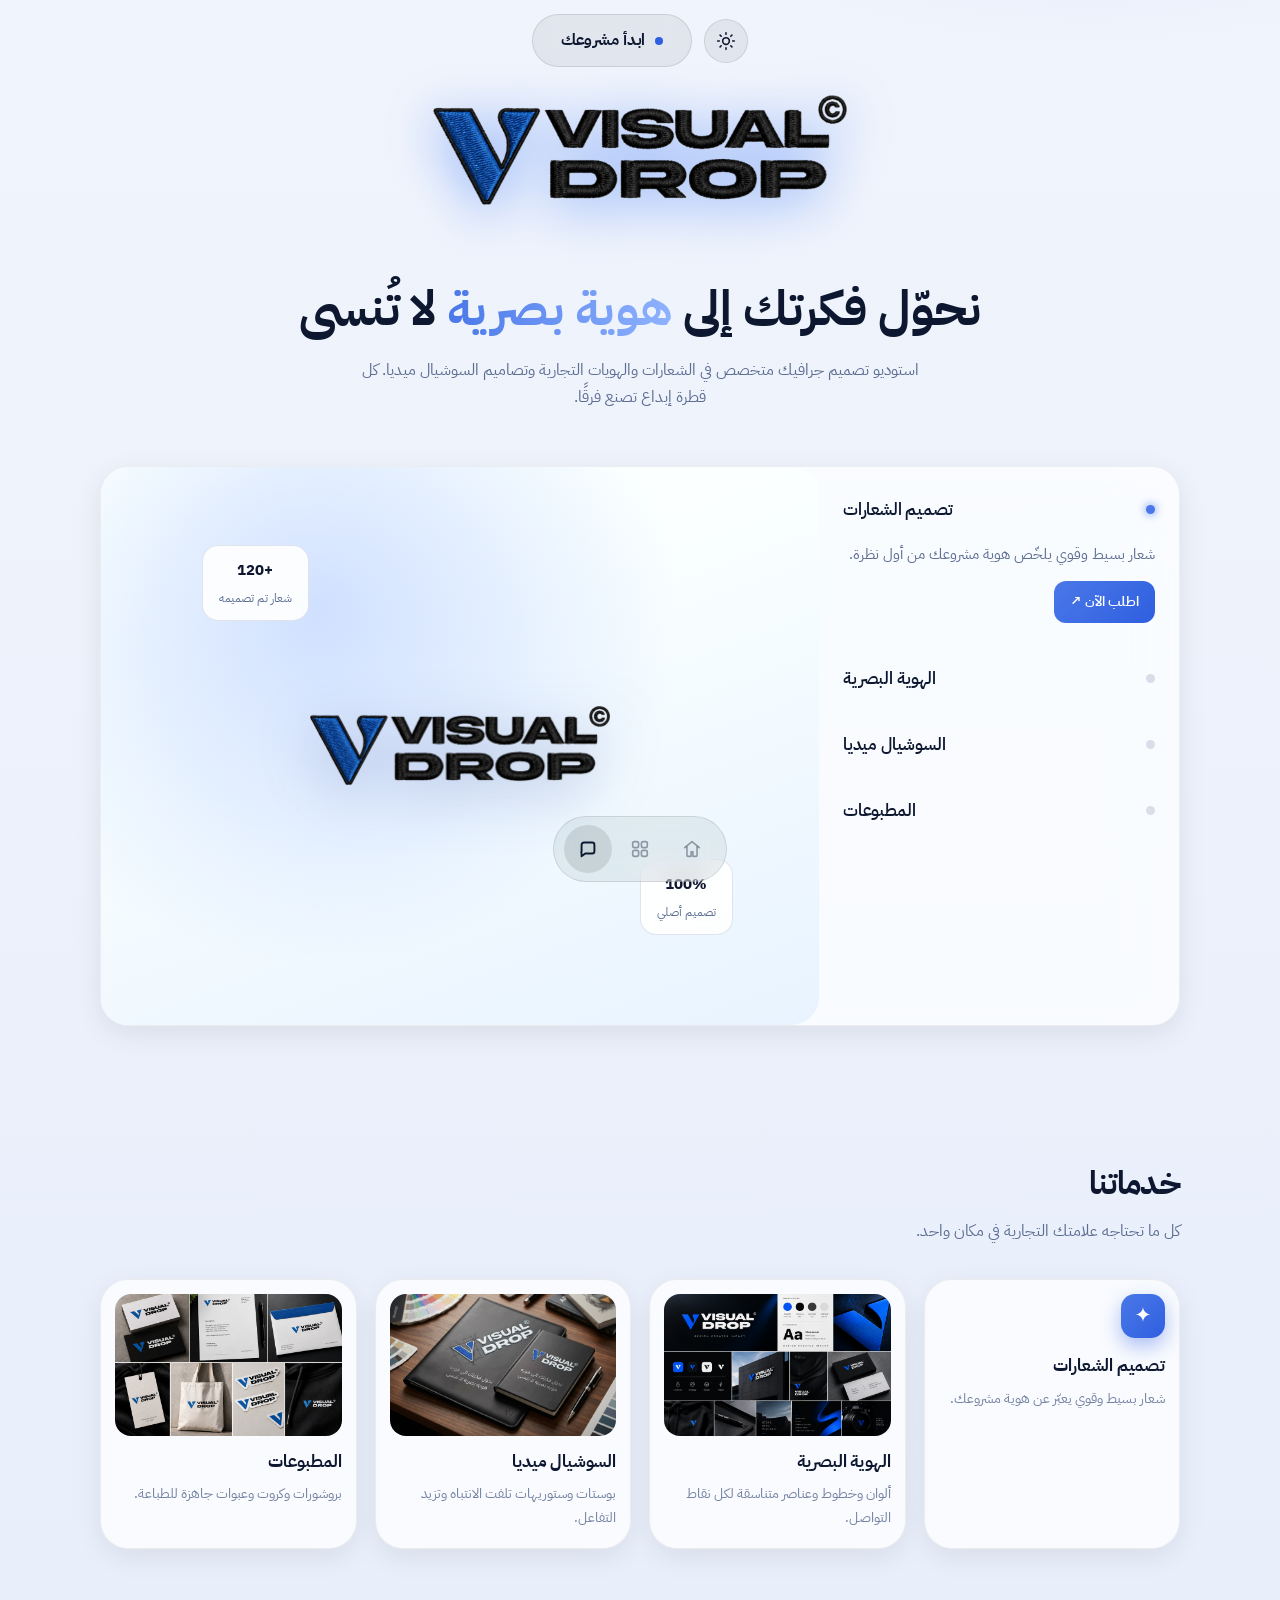
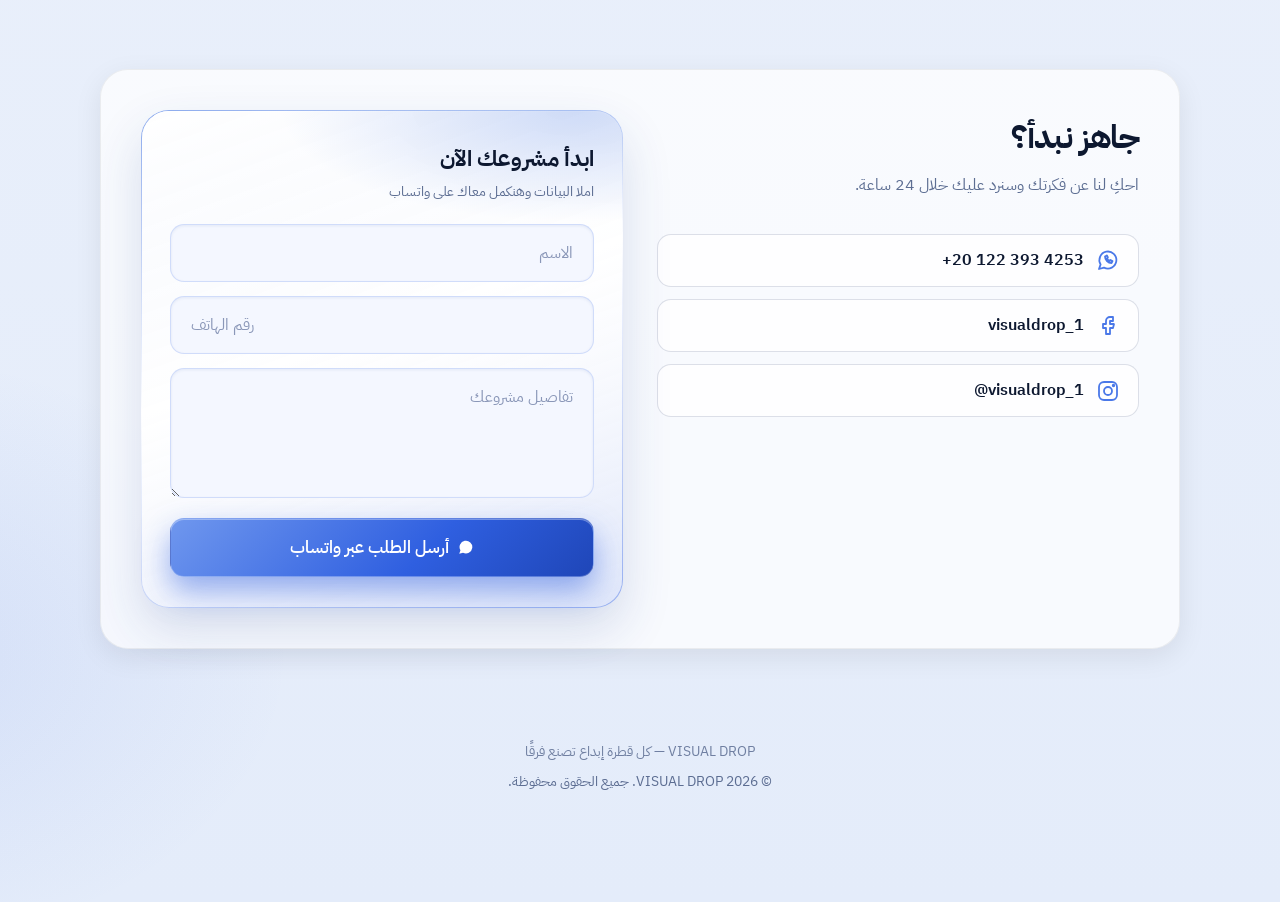
<file: index-23.html>
<!DOCTYPE html>
<html lang="ar" dir="rtl">
<head>
<meta charset="UTF-8">
<meta name="viewport" content="width=device-width, initial-scale=1, viewport-fit=cover">
<title>VISUAL DROP | استوديو جرافيك ديزاين</title>
<meta name="description" content="استوديو VISUAL DROP لتصميم الشعارات والهوية البصرية والسوشيال ميديا والمطبوعات.">
<meta name="theme-color" content="#0b1020">
<link rel="icon" href="image/logo.png">
<link rel="preconnect" href="https://fonts.googleapis.com">
<link rel="preconnect" href="https://fonts.gstatic.com" crossorigin>
<link rel="apple-touch-icon" sizes="180x180" href="image/apple-touch-icon.png">
<link rel="manifest" href="manifest.webmanifest">
<meta name="apple-mobile-web-app-title" content="VISUAL DROP">
<meta name="mobile-web-app-capable" content="yes">
<meta property="og:type" content="website">
<meta property="og:locale" content="ar_AR">
<meta property="og:title" content="VISUAL DROP | استوديو جرافيك ديزاين">
<meta property="og:description" content="تصميم شعارات وهوية بصرية وسوشيال ميديا ومطبوعات. كل قطرة إبداع تصنع فرقًا.">
<meta property="og:image" content="image/logo.png">
<meta name="twitter:card" content="summary">
<link href="https://fonts.googleapis.com/css2?family=IBM+Plex+Sans+Arabic:wght@400;500;600;700&display=swap" rel="stylesheet">
<style>
:root{
  --bg:#0b1020; --bg-2:#111833; --panel:rgba(255,255,255,.06); --panel-b:rgba(255,255,255,.14);
  --ink:#f3f6ff; --muted:#aab4d6;
  --blue:#2f5fe0; --blue-l:#5b86e5; --blue-d:#13245e;
  --shadow:0 20px 50px rgba(5,10,30,.5);
}
*{box-sizing:border-box;margin:0;padding:0}
html{scroll-behavior:smooth}
body{
  font-family:'IBM Plex Sans Arabic',system-ui,sans-serif;color:var(--ink);
  background:
    radial-gradient(900px 500px at 85% -10%, rgba(91,134,229,.28), transparent 60%),
    radial-gradient(700px 500px at -10% 90%, rgba(47,95,224,.22), transparent 60%),
    linear-gradient(180deg,var(--bg),var(--bg-2));
  min-height:100vh;overflow-x:hidden;line-height:1.7;
  padding-bottom:calc(78px + env(safe-area-inset-bottom,0px));
}
.glass{
  background:var(--panel);border:1px solid var(--panel-b);
  backdrop-filter:blur(16px) saturate(140%);-webkit-backdrop-filter:blur(16px) saturate(140%);
  box-shadow:var(--shadow), inset 0 1px 0 rgba(255,255,255,.08);border-radius:22px;
}
.wrap{max-width:1120px;margin:auto;padding:0 20px}

/* الهيدر */
header{
  position:sticky;top:0;z-index:30;padding:18px 20px 0;
  display:flex;align-items:center;justify-content:center;gap:12px;
}

nav.top{
  display:flex;align-items:center;gap:18px;padding:8px 10px 8px 8px;border-radius:999px;
}
nav.top .links{display:flex;align-items:center;gap:6px;padding-inline-start:4px}
nav.top .links a{
  color:var(--muted);text-decoration:none;font-weight:600;font-size:.88rem;
  padding:8px 14px;border-radius:999px;transition:background .2s,color .2s
}
nav.top .links a:hover{color:#fff;background:rgba(255,255,255,.08)}
.btn{
  display:inline-block;padding:11px 26px;border-radius:999px;font-weight:700;text-decoration:none;color:#fff;
  background:linear-gradient(135deg,var(--blue-l),var(--blue));border:1px solid rgba(255,255,255,.25);
  box-shadow:0 10px 24px rgba(47,95,224,.4);transition:transform .2s, box-shadow .2s;cursor:pointer;font-family:inherit;font-size:1rem
}
.btn:hover{transform:translateY(-2px);box-shadow:0 14px 30px rgba(47,95,224,.5)}
.btn.ghost{background:var(--panel);color:var(--ink);box-shadow:none;border-color:var(--panel-b)}
.btn-sm{padding:9px 18px;font-size:.85rem}


.logo-showcase{display:flex;justify-content:center;padding:34px 0 6px}
.big-logo{height:150px;width:auto;filter:drop-shadow(0 10px 26px rgba(10,85,245,.4))}
@media(max-width:520px){.big-logo{height:96px}}


.btn-top{
  display:inline-flex;align-items:center;gap:10px;padding:13px 32px;border-radius:999px;
  font-weight:800;font-size:1rem;text-decoration:none;color:#fff;letter-spacing:.2px;
  background:rgba(255,255,255,.1);
  border:1px solid rgba(255,255,255,.35);
  backdrop-filter:blur(14px) saturate(160%);-webkit-backdrop-filter:blur(14px) saturate(160%);
  box-shadow:0 10px 30px rgba(47,95,224,.3), inset 0 1px 0 rgba(255,255,255,.25);
  transition:transform .2s, box-shadow .2s, background .2s;
}
.btn-top:hover{transform:translateY(-2px) scale(1.02);background:rgba(255,255,255,.16);box-shadow:0 14px 36px rgba(47,95,224,.4), inset 0 1px 0 rgba(255,255,255,.3)}
.dot-pulse{width:8px;height:8px;border-radius:50%;background:#fff;box-shadow:0 0 0 0 rgba(255,255,255,.7);animation:pulse 1.8s infinite}
@keyframes pulse{0%{box-shadow:0 0 0 0 rgba(255,255,255,.6)}70%{box-shadow:0 0 0 8px rgba(255,255,255,0)}100%{box-shadow:0 0 0 0 rgba(255,255,255,0)}}

/* الهيرو - أكورديون زي المرجع */
.hero-top{padding:60px 0 20px;text-align:center}
.hero-top h1{font-size:clamp(2rem,5vw,3.2rem);font-weight:800;margin-bottom:12px}
.hero-top h1 span{background:linear-gradient(90deg,var(--blue-l),#8fb2ff);-webkit-background-clip:text;background-clip:text;color:transparent}
.hero-top p{color:var(--muted);max-width:560px;margin:auto}

.showcase{
  display:grid;grid-template-columns:360px 1fr;gap:0;overflow:hidden;min-height:560px;margin:34px 0 70px;
}
.acc{padding:10px}
.acc-item{border-bottom:1px solid var(--panel-b)}
.acc-item:last-child{border-bottom:none}
.acc-head{
  width:100%;background:none;border:none;color:var(--ink);text-align:right;font-family:inherit;
  display:flex;align-items:center;justify-content:space-between;padding:20px 14px;cursor:pointer;font-size:1.05rem;font-weight:700
}
.acc-head .dot{width:9px;height:9px;border-radius:50%;background:var(--panel-b);transition:background .25s}
.acc-item.on .acc-head .dot{background:var(--blue-l);box-shadow:0 0 10px var(--blue-l)}
.acc-item.on .acc-head{color:#fff}
.acc-body{max-height:0;overflow:hidden;transition:max-height .45s ease}
.acc-item.on .acc-body{max-height:260px}
.acc-body-in{padding:0 14px 22px}
.acc-body-in p{color:var(--muted);font-size:.92rem;margin-bottom:14px}
.acc-img{border-radius:14px;overflow:hidden;aspect-ratio:16/9;margin-bottom:14px;
  background:linear-gradient(135deg,var(--blue-d),var(--blue));display:flex;align-items:center;justify-content:center}
.acc-img svg{width:40%;height:40%;opacity:.85}
.mini-btn{
  display:inline-flex;align-items:center;gap:8px;padding:9px 16px;border-radius:12px;font-size:.88rem;font-weight:700;
  color:#fff;background:linear-gradient(135deg,var(--blue-l),var(--blue));text-decoration:none
}

.stage{position:relative;overflow:hidden}
.stage-bg{position:absolute;inset:0;transition:opacity .5s ease}
.stage-bg.s1{background:radial-gradient(circle at 30% 25%,rgba(91,134,229,.55),transparent 55%),
  linear-gradient(160deg,var(--blue-d),#0b1536)}
.stage-bg.s2{background:radial-gradient(circle at 70% 70%,rgba(91,134,229,.5),transparent 55%),
  linear-gradient(200deg,#0b1536,var(--blue-d))}
.stage-bg.s3{background:radial-gradient(circle at 50% 40%,rgba(143,178,255,.45),transparent 55%),
  linear-gradient(135deg,var(--blue-d),#101d4a)}
.stage-bg.s4{background:radial-gradient(circle at 25% 75%,rgba(47,95,224,.6),transparent 55%),
  linear-gradient(210deg,#0b1536,#152457)}
.stage-content{position:absolute;inset:0;display:flex;align-items:center;justify-content:center;opacity:0;transition:opacity .5s ease}
.stage-content.on{opacity:1}
.stage-content svg{width:46%;max-width:300px;height:auto;filter:drop-shadow(0 20px 40px rgba(0,0,0,.5))}
.pill{
  position:absolute;display:flex;flex-direction:column;align-items:center;gap:4px;padding:12px 16px;border-radius:16px;
  background:rgba(10,16,38,.65);border:1px solid rgba(255,255,255,.18);backdrop-filter:blur(8px);font-size:.75rem;color:var(--muted)
}
.pill b{color:#fff;font-size:.95rem}
.pill.p1{top:14%;left:14%} .pill.p2{bottom:16%;right:12%} .pill.p3{top:20%;right:16%} .pill.p4{bottom:20%;left:16%}


.reveal{opacity:0;transform:translateY(18px);transition:opacity .6s ease, transform .6s ease}
.reveal.in{opacity:1;transform:none}

/* الأقسام */
section{padding:60px 0;scroll-margin-top:90px}
.title{font-size:2rem;font-weight:800;margin-bottom:8px}
.sub{color:var(--muted);margin-bottom:34px}
.services{display:grid;grid-template-columns:repeat(4,1fr);gap:18px}
.service{padding:26px;transition:transform .25s}
.service:hover{transform:translateY(-6px)}
.service .ic{width:48px;height:48px;border-radius:14px;display:grid;place-items:center;font-size:1.3rem;margin-bottom:14px;color:#fff;
  background:linear-gradient(135deg,var(--blue-l),var(--blue));box-shadow:0 8px 20px rgba(47,95,224,.4)}
.service h3{font-size:1.1rem;margin-bottom:6px}
.service p{color:var(--muted);font-size:.95rem}

/* التواصل */
.contact{padding:40px;display:grid;grid-template-columns:1fr 1fr;gap:34px}
.links{display:grid;gap:12px;margin-top:6px}
.link{display:flex;align-items:center;gap:12px;padding:12px 18px;border-radius:16px;text-decoration:none;color:var(--ink);font-weight:600;
  background:rgba(255,255,255,.05);border:1px solid var(--panel-b);transition:transform .2s, background .2s}
.link:hover{transform:translateY(-2px);background:rgba(255,255,255,.09)}
.link svg{width:24px;height:24px;flex:none;fill:none;stroke:var(--blue-l);stroke-width:1.8;stroke-linecap:round;stroke-linejoin:round}
.link span{direction:ltr;unicode-bidi:embed}
form{display:grid;gap:14px}
input,textarea{
  width:100%;padding:14px 18px;border-radius:14px;color:var(--ink);font-family:inherit;font-size:1rem;
  background:rgba(255,255,255,.05);border:1px solid var(--panel-b);outline:none;transition:border-color .2s
}
input::placeholder,textarea::placeholder{color:#7c88ad}
input:focus,textarea:focus{border-color:var(--blue-l)}
textarea{min-height:120px;resize:vertical}
footer{text-align:center;color:var(--muted);padding:30px 0;font-size:.9rem}

/* شريط التنقل السفلي — قطعة واحدة بستايل موبايل + زجاج ضبابي */
.tabbar{
  position:fixed;z-index:40;left:0;right:0;
  bottom:0;
  display:flex;align-items:stretch;justify-content:space-around;
  gap:0;padding:8px 10px calc(8px + env(safe-area-inset-bottom,0px));
  width:100%;max-width:100%;
  border-radius:0;
  background:rgba(14,20,42,.55);
  border:none;
  border-top:1px solid rgba(255,255,255,.16);
  backdrop-filter:blur(24px) saturate(180%);
  -webkit-backdrop-filter:blur(24px) saturate(180%);
  box-shadow:0 -8px 32px rgba(0,0,0,.28), inset 0 1px 0 rgba(255,255,255,.1);
}
.tabbar a{
  flex:1;display:flex;flex-direction:column;align-items:center;justify-content:center;
  gap:3px;padding:8px 4px 6px;border-radius:16px;
  color:rgba(231,236,255,.65);text-decoration:none;font-size:.7rem;font-weight:700;
  transition:color .25s ease, background .25s ease, transform .2s ease;
  position:relative;min-width:0;
}
.tabbar a:active{transform:scale(.92)}
.tabbar svg{width:24px;height:24px;fill:none;stroke:currentColor;stroke-width:1.85;stroke-linecap:round;stroke-linejoin:round;transition:transform .25s, stroke-width .25s}
.tabbar a.on{
  color:#fff;
  background:transparent;
  box-shadow:none;
}
.tabbar a.on svg{transform:translateY(-1px);stroke-width:2.15}
/* نقطة/خط صغير تحت التاب النشط — ستايل موبايل */
.tabbar a.on::after{
  content:"";position:absolute;bottom:2px;left:50%;transform:translateX(-50%);
  width:16px;height:3px;border-radius:99px;
  background:linear-gradient(90deg,var(--blue-l),var(--blue));
  box-shadow:0 0 10px rgba(91,134,229,.6);
}

@media(max-width:860px){
  .showcase{grid-template-columns:1fr;min-height:auto}
  .stage{height:340px;order:-1}
  .services{grid-template-columns:1fr 1fr}
  
  .contact{grid-template-columns:1fr}
}
@media(max-width:720px){nav.top .links{display:none}}
@media(max-width:520px){.services{grid-template-columns:1fr}.brand{height:56px;padding:8px 18px}.btn-sm{padding:7px 14px;font-size:.78rem}}
@media(prefers-reduced-motion:reduce){*{animation:none!important;transition:none!important;scroll-behavior:auto!important}}
:focus-visible{outline:2px solid var(--blue-l);outline-offset:3px}
.btn:active, .btn-top:active, .link:active{transform:scale(.97)}

/* Light mode */
html.light{
  --bg:#f4f7ff; --bg-2:#e8eefc; --panel:rgba(255,255,255,.78); --panel-b:rgba(15,30,70,.12);
  --ink:#0f1a36; --muted:#5a6a90;
  --blue:#2f5fe0; --blue-l:#4a78e8; --blue-d:#1a3a9e;
  --shadow:0 20px 50px rgba(30,50,100,.12);
}
html.light body{
  background:
    radial-gradient(900px 500px at 85% -10%, rgba(91,134,229,.18), transparent 60%),
    radial-gradient(700px 500px at -10% 90%, rgba(47,95,224,.12), transparent 60%),
    linear-gradient(180deg,var(--bg),var(--bg-2));
}
html.light .pill{
  background:rgba(255,255,255,.82);border:1px solid rgba(15,30,70,.12);color:var(--muted)
}
html.light .pill b{color:var(--ink)}
html.light input,html.light textarea{
  background:rgba(255,255,255,.9);border-color:rgba(15,30,70,.14)
}
html.light input::placeholder,html.light textarea::placeholder{color:#8a97b8}
html.light .link{background:rgba(255,255,255,.7)}
html.light .link:hover{background:rgba(255,255,255,.95)}
html.light .tabbar{
  background:rgba(255,255,255,.62) !important;
  border:none !important;
  border-top:1px solid rgba(20,40,90,.12) !important;
  box-shadow:0 -8px 28px rgba(30,50,110,.12), inset 0 1px 0 rgba(255,255,255,.7) !important;
}
html.light .tabbar a{color:var(--muted)}
html.light .tabbar a.on{color:#fff}
html.light nav.top .links a:hover{color:var(--ink);background:rgba(15,30,70,.06)}
html.light .btn.ghost{color:var(--ink)}
html.light .stage-bg.s1,html.light .stage-bg.s2,html.light .stage-bg.s3,html.light .stage-bg.s4{
  filter:saturate(1.05) brightness(1.05);
}
html.light .acc-item.on .acc-head{color:var(--ink)}


/* زر تبديل الوضع */
.theme-toggle{
  width:42px;height:42px;border-radius:50%;border:1px solid var(--panel-b);
  background:var(--panel);color:var(--ink);cursor:pointer;display:grid;place-items:center;
  transition:transform .2s, background .2s, border-color .2s;flex:none;padding:0;
  box-shadow:inset 0 1px 0 rgba(255,255,255,.08)
}
.theme-toggle:hover{transform:scale(1.06);background:rgba(255,255,255,.1)}
.theme-toggle svg{width:20px;height:20px;fill:none;stroke:currentColor;stroke-width:1.8;stroke-linecap:round;stroke-linejoin:round}
.theme-toggle .icon-sun{display:none}
.theme-toggle .icon-moon{display:block}
html.light .theme-toggle .icon-sun{display:block}
html.light .theme-toggle .icon-moon{display:none}
html.light .theme-toggle:hover{background:rgba(15,30,70,.08)}


header .theme-toggle{
  background:rgba(255,255,255,.08);border:1px solid rgba(255,255,255,.2);
  backdrop-filter:blur(12px);-webkit-backdrop-filter:blur(12px);
  box-shadow:0 8px 20px rgba(0,0,0,.2)
}
html.light header .theme-toggle{
  background:rgba(255,255,255,.85);border:1px solid rgba(15,30,70,.12);
  box-shadow:0 8px 20px rgba(30,50,100,.1)
}

</style>

<style id="theme-overrides">

/* صور العروض في الـ stage */
.stage-img{
  width:78%;max-width:420px;height:auto;max-height:78%;
  object-fit:contain;border-radius:16px;
  box-shadow:0 20px 50px rgba(0,0,0,.45);
  filter:drop-shadow(0 12px 28px rgba(0,0,0,.35));
}
.stage-content{padding:18px}
/* صور داخل كروت الخدمات */
.service-media{
  width:100%;aspect-ratio:16/10;border-radius:14px;overflow:hidden;
  margin-bottom:14px;background:rgba(0,0,0,.2);
}
.service-media img{
  width:100%;height:100%;object-fit:cover;display:block;
  transition:transform .35s ease;
}
.service:hover .service-media img{transform:scale(1.05)}
.service{overflow:hidden}

/* Light mode: زر ابدأ مشروعك واضح */
html.light .btn-top{
  color:#0d1830 !important;
  background:rgba(255,255,255,.95) !important;
  border:1px solid rgba(20,40,90,.18) !important;
  box-shadow:0 10px 28px rgba(30,50,110,.14) !important;
}
html.light .btn-top .dot-pulse{
  background:#2f5fe0 !important;
  box-shadow:0 0 0 0 rgba(47,95,224,.45);
}
html.light a.btn-top,
html.light header .btn-top{
  color:#0d1830 !important;
}

/* ===== Dark / Light Mode (override) ===== */
html.light{
  --bg:#f0f4fc !important;
  --bg-2:#e4ecfa !important;
  --panel:rgba(255,255,255,.88) !important;
  --panel-b:rgba(20,40,90,.14) !important;
  --ink:#0d1830 !important;
  --muted:#5c6d92 !important;
  --blue:#2f5fe0 !important;
  --blue-l:#4a78e8 !important;
  --blue-d:#1a3a9e !important;
  --shadow:0 18px 44px rgba(30,50,110,.12) !important;
  color-scheme:light;
}
html:not(.light){color-scheme:dark}
html.light body{
  background:
    radial-gradient(900px 500px at 85% -10%, rgba(91,134,229,.16), transparent 60%),
    radial-gradient(700px 500px at -10% 90%, rgba(47,95,224,.10), transparent 60%),
    linear-gradient(180deg,#f0f4fc,#e4ecfa) !important;
  color:#0d1830 !important;
}
html.light .glass{
  background:rgba(255,255,255,.88) !important;
  border-color:rgba(20,40,90,.14) !important;
  box-shadow:0 18px 44px rgba(30,50,110,.12), inset 0 1px 0 rgba(255,255,255,.9) !important;
}
html.light .pill{
  background:rgba(255,255,255,.9) !important;
  border-color:rgba(20,40,90,.12) !important;
  color:#5c6d92 !important;
}
html.light .pill b{color:#0d1830 !important}
html.light input,html.light textarea{
  background:#fff !important;
  border-color:rgba(20,40,90,.16) !important;
  color:#0d1830 !important;
}
html.light input::placeholder,html.light textarea::placeholder{color:#8a97b8 !important}
html.light .link{
  background:rgba(255,255,255,.75) !important;
  color:#0d1830 !important;
}
html.light .link:hover{background:#fff !important}
html.light .tabbar{
  background:rgba(255,255,255,.62) !important;
  border:none !important;
  border-top:1px solid rgba(20,40,90,.12) !important;
  box-shadow:0 -8px 28px rgba(30,50,110,.12), inset 0 1px 0 rgba(255,255,255,.7) !important;
}
html.light .tabbar a{color:#5c6d92 !important}
html.light .tabbar a.on{color:var(--blue) !important;background:transparent !important}
html.light .tabbar a.on::after{
  background:linear-gradient(90deg,var(--blue-l),var(--blue)) !important;
}
html.light .acc-item.on .acc-head{color:#0d1830 !important}
html.light .acc-body-in p,
html.light .sub,
html.light .service p,
html.light footer{color:#5c6d92 !important}
html.light .title,html.light h1,html.light h2,html.light h3{color:#0d1830 !important}
html.light .btn.ghost{color:#0d1830 !important;background:rgba(255,255,255,.7)!important}

/* Theme toggle button - always visible */
.theme-toggle{
  width:44px;height:44px;border-radius:50%;
  border:1px solid rgba(255,255,255,.25);
  background:rgba(255,255,255,.12);
  color:#fff;cursor:pointer;
  display:inline-grid;place-items:center;
  transition:transform .2s, background .2s;
  flex:none;padding:0;position:relative;z-index:50;
  backdrop-filter:blur(12px);-webkit-backdrop-filter:blur(12px);
  box-shadow:0 8px 22px rgba(0,0,0,.25);
}
.theme-toggle:hover{transform:scale(1.08);background:rgba(255,255,255,.2)}
.theme-toggle svg{width:20px;height:20px;pointer-events:none}
.theme-toggle .icon-moon{display:block;fill:#fff;stroke:none}
.theme-toggle .icon-sun{display:none;fill:none;stroke:#0d1830;stroke-width:1.9;stroke-linecap:round;stroke-linejoin:round}
html.light .theme-toggle{
  background:rgba(255,255,255,.95);
  border-color:rgba(20,40,90,.15);
  color:#0d1830;
  box-shadow:0 8px 22px rgba(30,50,110,.12);
}
html.light .theme-toggle .icon-moon{display:none}
html.light .theme-toggle .icon-sun{display:block}

/* Ensure reveal sections become visible */
.reveal.in, section.reveal.in{opacity:1 !important;transform:none !important}
/* Safety: if JS fails, still show after short delay via animation fallback */
@keyframes revealFallback{to{opacity:1;transform:none}}
.reveal{animation:revealFallback .01s 2.5s forwards}

header{
  display:flex !important;
  align-items:center;
  justify-content:center;
  gap:12px;
  flex-wrap:wrap;
}
</style>
<script>
/* Apply theme ASAP before paint */
(function(){
  try{
    var k='vd-theme', s=localStorage.getItem(k);
    if(s==='light') document.documentElement.classList.add('light');
    else if(s==='dark') document.documentElement.classList.remove('light');
    else if(window.matchMedia && matchMedia('(prefers-color-scheme: light)').matches)
      document.documentElement.classList.add('light');
  }catch(e){}
})();
</script>


<style id="ios-style">
/* ===== iOS-inspired polish ===== */
:root{
  --ios-radius:20px;
  --ios-radius-lg:28px;
}
body{
  font-family:'IBM Plex Sans Arabic',-apple-system,BlinkMacSystemFont,system-ui,sans-serif !important;
  -webkit-font-smoothing:antialiased;
  -webkit-tap-highlight-color:transparent;
}
.glass{
  border-radius:var(--ios-radius-lg) !important;
  background:rgba(255,255,255,.08) !important;
  border:1px solid rgba(255,255,255,.12) !important;
  box-shadow:0 8px 32px rgba(0,0,0,.22) !important;
  backdrop-filter:blur(28px) saturate(180%) !important;
  -webkit-backdrop-filter:blur(28px) saturate(180%) !important;
}
html.light .glass{
  background:rgba(255,255,255,.72) !important;
  border:1px solid rgba(0,0,0,.06) !important;
  box-shadow:0 8px 28px rgba(0,0,0,.08) !important;
}
.service{
  padding:14px 14px 18px !important;
  border-radius:var(--ios-radius-lg) !important;
}
.service-media{
  border-radius:16px !important;
  aspect-ratio:16/10 !important;
  background:rgba(0,0,0,.25) !important;
  overflow:hidden !important;
  margin-bottom:12px !important;
}
.service-media img{
  width:100% !important;height:100% !important;
  object-fit:cover !important;display:block !important;
}
.service h3{font-size:1.05rem !important;font-weight:700 !important;letter-spacing:-.01em}
.service p{font-size:.88rem !important;opacity:.85}
.service .ic{
  border-radius:14px !important;
  width:44px !important;height:44px !important;
}
/* Stage images */
.stage-img{
  width:86% !important;max-width:440px !important;
  border-radius:18px !important;
  object-fit:contain !important;
  box-shadow:0 16px 48px rgba(0,0,0,.4) !important;
}
.stage{border-radius:var(--ios-radius-lg);overflow:hidden}
/* Header CTA - iOS pill */
.btn-top{
  border-radius:999px !important;
  font-weight:600 !important;
  letter-spacing:-.01em !important;
  backdrop-filter:blur(20px) saturate(180%) !important;
  -webkit-backdrop-filter:blur(20px) saturate(180%) !important;
}
.theme-toggle{
  border-radius:50% !important;
  backdrop-filter:blur(20px) !important;
  -webkit-backdrop-filter:blur(20px) !important;
}
/* iOS tab bar */
.tabbar{
  border-radius:0 !important;
  background:rgba(10,14,28,.72) !important;
  border-top:0.5px solid rgba(255,255,255,.14) !important;
  backdrop-filter:blur(40px) saturate(200%) !important;
  -webkit-backdrop-filter:blur(40px) saturate(200%) !important;
  box-shadow:none !important;
  padding:6px 8px calc(6px + env(safe-area-inset-bottom,0px)) !important;
}
html.light .tabbar{
  background:rgba(255,255,255,.78) !important;
  border-top:0.5px solid rgba(0,0,0,.08) !important;
}
.tabbar a{
  font-size:.64rem !important;
  font-weight:500 !important;
  letter-spacing:-.01em !important;
  gap:2px !important;
  padding:6px 2px 4px !important;
  border-radius:12px !important;
}
.tabbar a.on{
  color:#5b86e5 !important;
  background:transparent !important;
}
html.light .tabbar a.on{color:#2f5fe0 !important}
.tabbar a.on::after{
  width:4px !important;height:4px !important;
  bottom:1px !important;
  background:currentColor !important;
  box-shadow:none !important;
}
.tabbar svg{width:26px !important;height:26px !important;stroke-width:1.7 !important}
.tabbar a.on svg{stroke-width:2 !important;transform:none !important}
/* Accordion iOS */
.acc-item{border-bottom:0.5px solid rgba(255,255,255,.1) !important}
.acc-head{font-weight:600 !important;letter-spacing:-.01em}
.mini-btn{border-radius:12px !important;font-weight:600 !important}
/* Inputs iOS */
input,textarea{
  border-radius:14px !important;
  border:0.5px solid rgba(255,255,255,.12) !important;
  background:rgba(255,255,255,.06) !important;
  font-size:16px !important; /* prevents iOS zoom on focus */
}
html.light input,html.light textarea{
  background:rgba(0,0,0,.04) !important;
  border:0.5px solid rgba(0,0,0,.08) !important;
}
.btn{
  border-radius:14px !important;
  font-weight:600 !important;
}
.link{border-radius:14px !important}
.title{letter-spacing:-.02em !important;font-weight:800 !important}
/* Safe spacing for notched phones */
header{padding-top:max(14px, env(safe-area-inset-top,0px)) !important}
</style>


<style id="final-polish">
/* زر ابدأ مشروعك — شفاف أكتر + مدوّر أكتر */
.btn-top,
a.btn-top,
header .btn-top{
  border-radius:999px !important;
  padding:12px 28px !important;
  background:rgba(255,255,255,.08) !important;
  border:1px solid rgba(255,255,255,.22) !important;
  color:#fff !important;
  font-weight:650 !important;
  letter-spacing:-.01em !important;
  backdrop-filter:blur(24px) saturate(180%) !important;
  -webkit-backdrop-filter:blur(24px) saturate(180%) !important;
  box-shadow:0 4px 20px rgba(0,0,0,.12), inset 0 1px 0 rgba(255,255,255,.15) !important;
  transition:background .25s, transform .2s, border-color .25s !important;
}
.btn-top:hover,
a.btn-top:hover{
  background:rgba(255,255,255,.14) !important;
  border-color:rgba(255,255,255,.35) !important;
  transform:translateY(-1px) !important;
}
html.light .btn-top,
html.light a.btn-top,
html.light header .btn-top{
  background:rgba(255,255,255,.45) !important;
  border:1px solid rgba(0,0,0,.08) !important;
  color:#0d1830 !important;
  box-shadow:0 4px 18px rgba(0,0,0,.06), inset 0 1px 0 rgba(255,255,255,.8) !important;
}
html.light .btn-top:hover{
  background:rgba(255,255,255,.7) !important;
}

/* زر الثيم — نفس الشفافية */
.theme-toggle{
  background:rgba(255,255,255,.08) !important;
  border:1px solid rgba(255,255,255,.22) !important;
  backdrop-filter:blur(24px) saturate(180%) !important;
  -webkit-backdrop-filter:blur(24px) saturate(180%) !important;
  box-shadow:inset 0 1px 0 rgba(255,255,255,.12) !important;
}
html.light .theme-toggle{
  background:rgba(255,255,255,.45) !important;
  border:1px solid rgba(0,0,0,.08) !important;
}

/* الشريط السفلي — أيقونات أوضح */
.tabbar{
  background:rgba(8,12,24,.65) !important;
  backdrop-filter:blur(40px) saturate(200%) !important;
  -webkit-backdrop-filter:blur(40px) saturate(200%) !important;
  border-top:0.5px solid rgba(255,255,255,.12) !important;
  padding:8px 6px calc(8px + env(safe-area-inset-bottom,0px)) !important;
}
.tabbar a{
  gap:4px !important;
  padding:8px 4px 6px !important;
  color:rgba(255,255,255,.45) !important;
  font-size:.62rem !important;
  font-weight:500 !important;
}
.tabbar a.on{
  color:#6b9fff !important;
}
.tabbar svg{
  width:24px !important;
  height:24px !important;
  stroke-width:1.6 !important;
}
.tabbar a.on svg{
  stroke-width:2 !important;
}
.tabbar a.on::after{
  width:5px !important;
  height:5px !important;
  border-radius:50% !important;
  bottom:2px !important;
  background:currentColor !important;
  box-shadow:0 0 8px currentColor !important;
}
html.light .tabbar{
  background:rgba(255,255,255,.72) !important;
  border-top:0.5px solid rgba(0,0,0,.06) !important;
}
html.light .tabbar a{color:rgba(0,0,0,.35) !important}
html.light .tabbar a.on{color:#2f5fe0 !important}
</style>


<style id="tabbar-v2">
/* شريط سفلي جديد — أيقونات فقط + شفاف زي زر ابدأ مشروعك */
.tabbar{
  position:fixed !important;
  z-index:40 !important;
  left:50% !important;
  right:auto !important;
  transform:translateX(-50%) !important;
  bottom:calc(18px + env(safe-area-inset-bottom,0px)) !important;
  width:auto !important;
  max-width:none !important;
  display:flex !important;
  align-items:center !important;
  justify-content:center !important;
  gap:4px !important;
  padding:8px 10px !important;
  border-radius:999px !important;
  background:rgba(255,255,255,.08) !important;
  border:1px solid rgba(255,255,255,.22) !important;
  backdrop-filter:blur(14px) saturate(160%) !important;
  -webkit-backdrop-filter:blur(14px) saturate(160%) !important;
  box-shadow:0 8px 28px rgba(0,0,0,.2), inset 0 1px 0 rgba(255,255,255,.12) !important;
}
.tabbar a{
  flex:none !important;
  width:48px !important;
  height:48px !important;
  display:grid !important;
  place-items:center !important;
  padding:0 !important;
  margin:0 !important;
  border-radius:50% !important;
  color:rgba(255,255,255,.55) !important;
  background:transparent !important;
  text-decoration:none !important;
  font-size:0 !important;
  line-height:0 !important;
  gap:0 !important;
  transition:color .22s ease, background .22s ease, transform .18s ease !important;
  position:relative !important;
}
.tabbar a:active{transform:scale(.9) !important}
.tabbar svg{
  width:22px !important;
  height:22px !important;
  stroke-width:1.75 !important;
  display:block !important;
}
.tabbar a.on{
  color:#fff !important;
  background:rgba(255,255,255,.14) !important;
  box-shadow:none !important;
}
.tabbar a.on svg{stroke-width:2.1 !important;transform:none !important}
.tabbar a.on::after{display:none !important;content:none !important}

html.light .tabbar{
  background:rgba(255,255,255,.45) !important;
  border:1px solid rgba(0,0,0,.08) !important;
  box-shadow:0 8px 24px rgba(0,0,0,.08), inset 0 1px 0 rgba(255,255,255,.7) !important;
  backdrop-filter:blur(14px) saturate(160%) !important;
  -webkit-backdrop-filter:blur(14px) saturate(160%) !important;
}
html.light .tabbar a{color:rgba(13,24,48,.4) !important}
html.light .tabbar a.on{
  color:#0d1830 !important;
  background:rgba(255,255,255,.7) !important;
}
</style>


<style id="flat-bars">
/* إزالة البيفل من الزر العلوي + الثيم + الشريط السفلي */
.btn-top,
a.btn-top,
header .btn-top{
  background:rgba(255,255,255,.1) !important;
  border:none !important;
  box-shadow:none !important;
  backdrop-filter:blur(12px) !important;
  -webkit-backdrop-filter:blur(12px) !important;
}
.btn-top:hover,
a.btn-top:hover{
  background:rgba(255,255,255,.16) !important;
  box-shadow:none !important;
  border:none !important;
}
html.light .btn-top,
html.light a.btn-top,
html.light header .btn-top{
  background:rgba(0,0,0,.06) !important;
  border:none !important;
  box-shadow:none !important;
  color:#0d1830 !important;
}
html.light .btn-top:hover{
  background:rgba(0,0,0,.1) !important;
}

.theme-toggle{
  background:rgba(255,255,255,.1) !important;
  border:none !important;
  box-shadow:none !important;
  backdrop-filter:blur(12px) !important;
  -webkit-backdrop-filter:blur(12px) !important;
}
html.light .theme-toggle{
  background:rgba(0,0,0,.06) !important;
  border:none !important;
  box-shadow:none !important;
}

.tabbar{
  background:rgba(255,255,255,.1) !important;
  border:none !important;
  box-shadow:none !important;
  backdrop-filter:blur(12px) !important;
  -webkit-backdrop-filter:blur(12px) !important;
}
.tabbar a.on{
  background:rgba(255,255,255,.16) !important;
  box-shadow:none !important;
  border:none !important;
}
.tabbar a.on::after{display:none !important;content:none !important}

html.light .tabbar{
  background:rgba(0,0,0,.06) !important;
  border:none !important;
  box-shadow:none !important;
}
html.light .tabbar a.on{
  background:rgba(0,0,0,.1) !important;
  box-shadow:none !important;
}
</style>


<style id="light-stroke">
/* ستروك خفيف جدًا للبار العلوي والسفلي */
.btn-top,
a.btn-top,
header .btn-top{
  border:1px solid rgba(255,255,255,.18) !important;
  box-shadow:none !important;
}
.theme-toggle{
  border:1px solid rgba(255,255,255,.18) !important;
  box-shadow:none !important;
}
.tabbar{
  border:1px solid rgba(255,255,255,.18) !important;
  box-shadow:none !important;
}
html.light .btn-top,
html.light a.btn-top,
html.light header .btn-top,
html.light .theme-toggle,
html.light .tabbar{
  border:1px solid rgba(0,0,0,.1) !important;
}
/* تأكيد ظهور اللوجو في مكانه تحت الهيدر */
.logo-showcase{
  display:flex !important;
  justify-content:center !important;
  padding:28px 0 8px !important;
}
.big-logo{
  display:block !important;
  height:150px !important;
  width:auto !important;
  max-width:90vw !important;
  object-fit:contain !important;
}
@media(max-width:520px){
  .big-logo{height:96px !important}
}
</style>

<style id="logo-swap">
.logo-light{display:none !important}
html.light .logo-dark{display:none !important}
html.light .logo-light{display:block !important}
html.light.no-ll .logo-dark{display:block !important}
img.big-logo{height:110px !important;width:auto !important;max-width:90vw !important}
@media(max-width:520px){img.big-logo{height:74px !important}}
.stage-logo{width:46%;max-width:300px;height:auto;filter:drop-shadow(0 20px 40px rgba(0,0,0,.5))}
html.light .stage-logo.logo-light{filter:drop-shadow(0 14px 28px rgba(30,60,140,.25))}
html.light .stage-bg.s1{
  background:radial-gradient(circle at 30% 25%,rgba(91,134,229,.28),transparent 55%),
             linear-gradient(160deg,#f7f9ff,#dde7ff) !important;
}
.hero-top h1{white-space:nowrap !important;font-size:clamp(1.05rem,5.3vw,3rem) !important;line-height:1.5 !important;font-weight:700 !important}
@media(max-width:360px){.hero-top h1{font-size:5vw !important}}
</style>
</head>
<body>

<header>
<button type="button" class="theme-toggle" id="themeToggle" aria-label="تبديل الوضع الفاتح والداكن" title="الوضع الفاتح / الداكن">
      <svg class="icon-moon" viewBox="0 0 24 24" aria-hidden="true"><path d="M21 14.5A8.5 8.5 0 1 1 9.5 3 7 7 0 0 0 21 14.5z"/></svg>
      <svg class="icon-sun" viewBox="0 0 24 24" aria-hidden="true"><circle cx="12" cy="12" r="4"/><path d="M12 2v2M12 20v2M4.9 4.9l1.4 1.4M17.7 17.7l1.4 1.4M2 12h2M20 12h2M4.9 19.1l1.4-1.4M17.7 6.3l1.4-1.4"/></svg>
    </button>
  <a class="btn btn-top" href="#contact">
    <span class="dot-pulse"></span>
    ابدأ مشروعك
  </a>
</header>

<main class="wrap" id="top">
  <div class="logo-showcase">
    <img src="image/logo.png" alt="VISUAL DROP" class="big-logo logo-dark">
    <img src="image/logo-light.png" alt="VISUAL DROP" class="big-logo logo-light" onerror="this.remove();document.documentElement.classList.add('no-ll')">
  </div>
  <div class="hero-top">
    <h1>نحوّل فكرتك إلى <span>هوية بصرية</span> لا تُنسى</h1>
    <p>استوديو تصميم جرافيك متخصص في الشعارات والهويات التجارية وتصاميم السوشيال ميديا. كل قطرة إبداع تصنع فرقًا.</p>
  </div>

  <div class="glass showcase" id="showcase">
    <div class="acc">
      <div class="acc-item on" data-stage="1">
        <button class="acc-head"><span class="dot"></span><span>تصميم الشعارات</span></button>
        <div class="acc-body"><div class="acc-body-in">
          <p>شعار بسيط وقوي يلخّص هوية مشروعك من أول نظرة.</p>
          <a class="mini-btn" href="#contact">اطلب الآن ↗</a>
        </div></div>
      </div>
      <div class="acc-item" data-stage="2">
        <button class="acc-head"><span class="dot"></span><span>الهوية البصرية</span></button>
        <div class="acc-body"><div class="acc-body-in">
          <p>ألوان وخطوط وعناصر متناسقة على كل نقاط التواصل مع عملائك.</p>
          <a class="mini-btn" href="#contact">اطلب الآن ↗</a>
        </div></div>
      </div>
      <div class="acc-item" data-stage="3">
        <button class="acc-head"><span class="dot"></span><span>السوشيال ميديا</span></button>
        <div class="acc-body"><div class="acc-body-in">
          <p>بوستات وستوريهات تلفت الانتباه وتزيد التفاعل على حساباتك.</p>
          <a class="mini-btn" href="#contact">اطلب الآن ↗</a>
        </div></div>
      </div>
      <div class="acc-item" data-stage="4">
        <button class="acc-head"><span class="dot"></span><span>المطبوعات</span></button>
        <div class="acc-body"><div class="acc-body-in">
          <p>بروشورات وكروت وعبوات منتجات جاهزة للطباعة باحترافية.</p>
          <a class="mini-btn" href="#contact">اطلب الآن ↗</a>
        </div></div>
      </div>
    </div>

    <div class="stage">
      <div class="stage-bg s1" id="bg1"></div>
      <div class="stage-bg s2" id="bg2" style="opacity:0"></div>
      <div class="stage-bg s3" id="bg3" style="opacity:0"></div>
      <div class="stage-bg s4" id="bg4" style="opacity:0"></div>

      <div class="stage-content on" data-c="1">
        <img class="logo-dark stage-logo" src="image/logo.png" alt="VISUAL DROP">
        <img class="logo-light stage-logo" src="image/logo-light.png" alt="VISUAL DROP" onerror="this.remove();document.documentElement.classList.add('no-ll')">
        <div class="pill p1"><b>+120</b>شعار تم تصميمه</div>
        <div class="pill p2"><b>100%</b>تصميم أصلي</div>
      </div>
      <div class="stage-content" data-c="2">
        <img class="stage-img" loading="lazy" decoding="async" src="image/identity.png" alt="الهوية البصرية - VISUAL DROP">
        <div class="pill p3"><b>+40</b>هوية متكاملة</div>
        <div class="pill p4"><b>24h</b>سرعة الرد</div>
      </div>
      <div class="stage-content" data-c="3">
        <img class="stage-img" loading="lazy" decoding="async" src="image/social.png" alt="السوشيال ميديا - VISUAL DROP">
        <div class="pill p1"><b>+300</b>بوست مصمم</div>
        <div class="pill p2"><b>↑</b>نمو تفاعل</div>
      </div>
      <div class="stage-content" data-c="4">
        <img class="stage-img" loading="lazy" decoding="async" src="image/prints.png" alt="المطبوعات - VISUAL DROP">
        <div class="pill p3"><b>+80</b>تصميم مطبوع</div>
        <div class="pill p4"><b>طباعة</b>جاهزة للتسليم</div>
      </div>
    </div>
  </div>

  <section id="services" class="reveal in">
    <h2 class="title">خدماتنا</h2>
    <p class="sub">كل ما تحتاجه علامتك التجارية في مكان واحد.</p>
    <div class="services">
      <div class="glass service"><div class="ic">✦</div><h3>تصميم الشعارات</h3><p>شعار بسيط وقوي يعبّر عن هوية مشروعك.</p></div>
      <div class="glass service">
        <div class="service-media"><img loading="lazy" decoding="async" src="image/identity.png" alt="الهوية البصرية"></div>
        <h3>الهوية البصرية</h3><p>ألوان وخطوط وعناصر متناسقة لكل نقاط التواصل.</p>
      </div>
      <div class="glass service">
        <div class="service-media"><img loading="lazy" decoding="async" src="image/social.png" alt="السوشيال ميديا"></div>
        <h3>السوشيال ميديا</h3><p>بوستات وستوريهات تلفت الانتباه وتزيد التفاعل.</p>
      </div>
      <div class="glass service">
        <div class="service-media"><img loading="lazy" decoding="async" src="image/prints.png" alt="المطبوعات"></div>
        <h3>المطبوعات</h3><p>بروشورات وكروت وعبوات جاهزة للطباعة.</p>
      </div>
    </div>
  </section>

  <section id="contact" class="reveal in">
    <div class="glass contact">
      <div>
        <h2 class="title">جاهز نبدأ؟</h2>
        <p class="sub">احكِ لنا عن فكرتك وسنرد عليك خلال 24 ساعة.</p>
        <div class="links">
          <a class="link" href="https://wa.me/201223934253" target="_blank" rel="noopener"><svg viewBox="0 0 24 24"><path d="M3 21l1.6-4.6A8.5 8.5 0 1 1 8 19.6L3 21z"/><path d="M9 8.5c0 3.5 3 6.5 6.5 6.5l1-2-2-1-1 .9c-1-.5-2-1.5-2.5-2.5l.9-1-1-2-1.9 1.2z"/></svg><span>+20 122 393 4253</span></a>
          <a class="link" href="https://www.facebook.com/visualdrop_1" target="_blank" rel="noopener"><svg viewBox="0 0 24 24"><path d="M14 8h3V4h-3a4 4 0 0 0-4 4v3H7v4h3v6h4v-6h3l1-4h-4V8z"/></svg><span>visualdrop_1</span></a>
          <a class="link" href="https://www.instagram.com/visualdrop_1" target="_blank" rel="noopener"><svg viewBox="0 0 24 24"><rect x="3" y="3" width="18" height="18" rx="5"/><circle cx="12" cy="12" r="4"/><circle cx="17.5" cy="6.5" r=".8"/></svg><span>@visualdrop_1</span></a>
        </div>
      </div>
      <form id="orderForm" novalidate>
        <div class="of-head"><h3>ابدأ مشروعك الآن</h3><p>املا البيانات وهنكمل معاك على واتساب</p></div>
        <input type="text" id="ofName" placeholder="الاسم" required autocomplete="name">
        <input type="tel" inputmode="tel" id="ofPhone" placeholder="رقم الهاتف" required autocomplete="tel" pattern="^[0-9+\s]{8,15}$" title="رقم هاتف صحيح من 8 أرقام على الأقل">
        <textarea id="ofDetails" placeholder="تفاصيل مشروعك" required minlength="5"></textarea>
        <button class="btn" type="submit" id="ofSubmit">
          <svg viewBox="0 0 24 24" width="18" height="18" style="vertical-align:-3px;margin-left:6px"><path fill="currentColor" d="M3 21l1.6-4.6A8.5 8.5 0 1 1 8 19.6L3 21z"/></svg>
          أرسل الطلب عبر واتساب
        </button>
      </form>
    </div>
  </section>
</main>

<footer>
  <div style="opacity:.85;margin-bottom:6px">VISUAL DROP — كل قطرة إبداع تصنع فرقًا</div>
  © 2026 VISUAL DROP. جميع الحقوق محفوظة.
</footer>

<nav class="tabbar" aria-label="التنقل الرئيسي">
  <a href="#top" class="on" aria-label="الرئيسية">
    <svg viewBox="0 0 24 24" fill="none" stroke="currentColor" stroke-linecap="round" stroke-linejoin="round"><path d="M4 10.5 12 4l8 6.5"/><path d="M6.5 9.5V19a1 1 0 0 0 1 1h3.5v-5h2v5H16.5a1 1 0 0 0 1-1V9.5"/></svg>
  </a>
  <a href="#services" aria-label="خدماتنا">
    <svg viewBox="0 0 24 24" fill="none" stroke="currentColor" stroke-linecap="round" stroke-linejoin="round"><rect x="4" y="4" width="6.5" height="6.5" rx="2"/><rect x="13.5" y="4" width="6.5" height="6.5" rx="2"/><rect x="4" y="13.5" width="6.5" height="6.5" rx="2"/><rect x="13.5" y="13.5" width="6.5" height="6.5" rx="2"/></svg>
  </a>
  <a href="#contact" aria-label="تواصل">
    <svg viewBox="0 0 24 24" fill="none" stroke="currentColor" stroke-linecap="round" stroke-linejoin="round"><path d="M5 7.5A2.5 2.5 0 0 1 7.5 5h9A2.5 2.5 0 0 1 19 7.5v7a2.5 2.5 0 0 1-2.5 2.5H9l-4 3v-3A2.5 2.5 0 0 1 5 14.5v-7z"/></svg>
  </a>
</nav>

<script>
// أكورديون العرض الرئيسي (يتغير تلقائيًا كل 4 ثوانٍ، ويتفاعل مع الضغط)
(function(){
  const items = [...document.querySelectorAll('.acc-item')];
  const bgs = {1:document.getElementById('bg1'),2:document.getElementById('bg2'),3:document.getElementById('bg3'),4:document.getElementById('bg4')};
  const contents = [...document.querySelectorAll('.stage-content')];
  let auto;
  function activate(n){
    items.forEach(it=>it.classList.toggle('on', it.dataset.stage===String(n)));
    Object.keys(bgs).forEach(k=>bgs[k].style.opacity = (k===String(n))?'1':'0');
    contents.forEach(c=>c.classList.toggle('on', c.dataset.c===String(n)));
  }
  function startAuto(){
    clearInterval(auto);
    auto = setInterval(()=>{
      const cur = +document.querySelector('.acc-item.on').dataset.stage;
      activate(cur % 4 + 1);
    }, 4000);
  }
  items.forEach(it=>{
    it.querySelector('.acc-head').addEventListener('click', ()=>{ activate(it.dataset.stage); startAuto(); });
  });
  startAuto();
})();

// إرسال الطلب مباشرة على واتساب
var __of = document.getElementById('orderForm');
if(__of) __of.addEventListener('submit', function(e){
  e.preventDefault();
  const form = e.target;
  if(!form.checkValidity()){ form.reportValidity(); return; }
  const name = document.getElementById('ofName').value.trim();
  const phone = document.getElementById('ofPhone').value.trim();
  const details = document.getElementById('ofDetails').value.trim();
  const btn = document.getElementById('ofSubmit');
  btn.disabled = true; btn.style.opacity = '.7';
  let msg = `مرحبًا VISUAL DROP، معايا طلب تصميم جديد.\nالاسم: ${name}\nرقم التواصل: ${phone}\nتفاصيل المشروع: ${details}`;
  window.open('https://wa.me/201223934253?text=' + encodeURIComponent(msg), '_blank');
  setTimeout(()=>{ btn.disabled=false; btn.style.opacity='1'; }, 1200);
});

// شريط التنقل السفلي
const tabs=[...document.querySelectorAll('.tabbar a')];
const targets=['top','services','contact'].map(id=>document.getElementById(id));
const io=new IntersectionObserver(es=>{
  es.forEach(e=>{ if(e.isIntersecting){
    const i=targets.indexOf(e.target);
    tabs.forEach((t,k)=>t.classList.toggle('on',k===i));
  }});
},{rootMargin:'-40% 0px -50% 0px'});
targets.forEach(t=>t&&io.observe(t));

// ظهور تدريجي للأقسام عند التمرير
const revealIo = new IntersectionObserver(es=>{
  es.forEach(e=>{ if(e.isIntersecting){ e.target.classList.add('in'); revealIo.unobserve(e.target); } });
},{threshold:.15});
document.querySelectorAll('.reveal').forEach(el=>revealIo.observe(el));

// تبديل الوضع الداكن / الفاتح
(function(){
  var root = document.documentElement;
  var btn = document.getElementById('themeToggle');
  var key = 'vd-theme';
  function apply(mode){
    if(mode === 'light') root.classList.add('light');
    else root.classList.remove('light');
    var meta = document.querySelector('meta[name="theme-color"]');
    if(meta) meta.setAttribute('content', mode === 'light' ? '#f0f4fc' : '#0b1020');
    try{ localStorage.setItem(key, mode); }catch(e){}
  }
  if(btn){
    btn.addEventListener('click', function(e){
      e.preventDefault();
      e.stopPropagation();
      var next = root.classList.contains('light') ? 'dark' : 'light';
      apply(next);
    });
  }
  // تأكيد ظهور الأقسام (لو الـ observer ما اشتغلش)
  setTimeout(function(){
    document.querySelectorAll('.reveal').forEach(function(el){ el.classList.add('in'); });
  }, 800);
})();

</script>
<style id="order-form-style">
#orderForm{
  position:relative;gap:14px;padding:30px 28px;border-radius:28px;
  background:linear-gradient(160deg,rgba(255,255,255,.12),rgba(255,255,255,.04)) padding-box,
             linear-gradient(160deg,rgba(143,178,255,.7),rgba(255,255,255,.08) 45%,rgba(47,95,224,.6)) border-box;
  border:1px solid transparent;
  box-shadow:0 24px 60px rgba(5,10,30,.45), inset 0 1px 0 rgba(255,255,255,.18);
  backdrop-filter:blur(24px) saturate(160%);-webkit-backdrop-filter:blur(24px) saturate(160%);
}
#orderForm::before{
  content:"";position:absolute;inset:-1px;border-radius:inherit;pointer-events:none;
  background:radial-gradient(420px 160px at 90% 0%,rgba(91,134,229,.28),transparent 70%);
}
#orderForm .of-head{margin-bottom:6px;position:relative}
#orderForm .of-head h3{font-size:1.35rem;font-weight:700;margin-bottom:2px}
#orderForm .of-head p{font-size:.88rem;color:var(--muted)}
#orderForm input,#orderForm textarea{
  position:relative;padding:16px 20px;border-radius:18px;font-size:1rem;
  background:rgba(255,255,255,.07) !important;border:1px solid rgba(255,255,255,.14) !important;
  box-shadow:inset 0 2px 6px rgba(0,0,0,.12);
  transition:border-color .25s, box-shadow .25s, background .25s, transform .2s;
}
#orderForm input:focus,#orderForm textarea:focus{
  background:rgba(255,255,255,.1) !important;border-color:var(--blue-l) !important;
  box-shadow:0 0 0 4px rgba(91,134,229,.22), inset 0 2px 6px rgba(0,0,0,.1);transform:translateY(-1px);
}
#orderForm textarea{min-height:130px}
#orderForm .btn{
  width:100%;margin-top:6px;padding:16px 26px;border-radius:18px;font-size:1.05rem;font-weight:700;
  display:flex;align-items:center;justify-content:center;gap:8px;
  background:linear-gradient(135deg,#6f97ee,#2f5fe0 60%,#1f46b8);
  box-shadow:0 14px 30px rgba(47,95,224,.5), inset 0 1px 0 rgba(255,255,255,.35);
}
#orderForm .btn:hover{transform:translateY(-2px);box-shadow:0 18px 38px rgba(47,95,224,.6), inset 0 1px 0 rgba(255,255,255,.4)}
#orderForm .btn:active{transform:translateY(0) scale(.99)}
#orderForm .btn svg{margin:0 !important}

html.light #orderForm{
  background:linear-gradient(160deg,#ffffff,rgba(255,255,255,.7)) padding-box,
             linear-gradient(160deg,rgba(91,134,229,.7),rgba(255,255,255,.6) 45%,rgba(47,95,224,.5)) border-box;
  box-shadow:0 22px 50px rgba(30,60,140,.16), inset 0 1px 0 #fff;
}
html.light #orderForm .of-head h3{color:#0d1830 !important}
html.light #orderForm .of-head p{color:#5c6d92}
html.light #orderForm input,html.light #orderForm textarea{
  background:#f4f7ff !important;border:1px solid rgba(47,95,224,.18) !important;color:#0d1830 !important;
  box-shadow:inset 0 1px 3px rgba(30,60,140,.08);
}
html.light #orderForm input:focus,html.light #orderForm textarea:focus{
  background:#fff !important;border-color:#2f5fe0 !important;box-shadow:0 0 0 4px rgba(47,95,224,.15);
}
@media(max-width:520px){#orderForm{padding:24px 18px}}
</style>
<script>
// قصّ المساحات الفاضية حوالين اللوجو عشان لوجو اللايت واللوجو الداكن يظهروا بنفس الحجم والمكان بالظبط
(function(){
  function trim(img){
    try{
      var w=img.naturalWidth,h=img.naturalHeight; if(!w||!h) return;
      var c=document.createElement('canvas'); c.width=w; c.height=h;
      var x=c.getContext('2d',{willReadFrequently:true}); x.drawImage(img,0,0);
      var d=x.getImageData(0,0,w,h).data;
      var bg=[d[0],d[1],d[2],d[3]], hasAlpha=bg[3]<10;
      var minX=w,minY=h,maxX=-1,maxY=-1;
      for(var j=0;j<h;j++){for(var i=0;i<w;i++){
        var k=(j*w+i)*4, a=d[k+3], solid;
        if(hasAlpha) solid=a>12;
        else solid=a>12&&(Math.abs(d[k]-bg[0])+Math.abs(d[k+1]-bg[1])+Math.abs(d[k+2]-bg[2])>40);
        if(solid){ if(i<minX)minX=i; if(i>maxX)maxX=i; if(j<minY)minY=j; if(j>maxY)maxY=j; }
      }}
      if(maxX<0) return;
      var cw=maxX-minX+1, ch=maxY-minY+1;
      var o=document.createElement('canvas'); o.width=cw; o.height=ch;
      o.getContext('2d').drawImage(c,minX,minY,cw,ch,0,0,cw,ch);
      img.src=o.toDataURL('image/png');
    }catch(e){}
  }
  document.querySelectorAll('img.big-logo, img.stage-logo').forEach(function(img){
    var run=function(){ if(img.dataset.trimmed) return; img.dataset.trimmed='1'; trim(img); };
    if(img.complete&&img.naturalWidth) run(); else img.addEventListener('load',run,{once:true});
  });
})();
</script>
<script>
(function(){
  var f=document.getElementById('orderForm'); if(!f) return;
  var msgs={ofName:'من فضلك اكتب اسمك',ofPhone:'اكتب رقم هاتف صحيح (8 أرقام على الأقل)',ofDetails:'اكتب تفاصيل مشروعك (5 حروف على الأقل)'};
  Object.keys(msgs).forEach(function(id){
    var el=document.getElementById(id); if(!el) return;
    el.addEventListener('invalid',function(){ el.setCustomValidity(msgs[id]); });
    el.addEventListener('input',function(){ el.setCustomValidity(''); });
  });
  f.addEventListener('submit',function(){
    setTimeout(function(){ if(f.checkValidity()) f.reset(); },1500);
  });
})();
</script>
<script data-goatcounter="https://visualdrop.goatcounter.com/count" async src="//gc.zgo.at/count.js"></script>
</body>
</html>
</file>
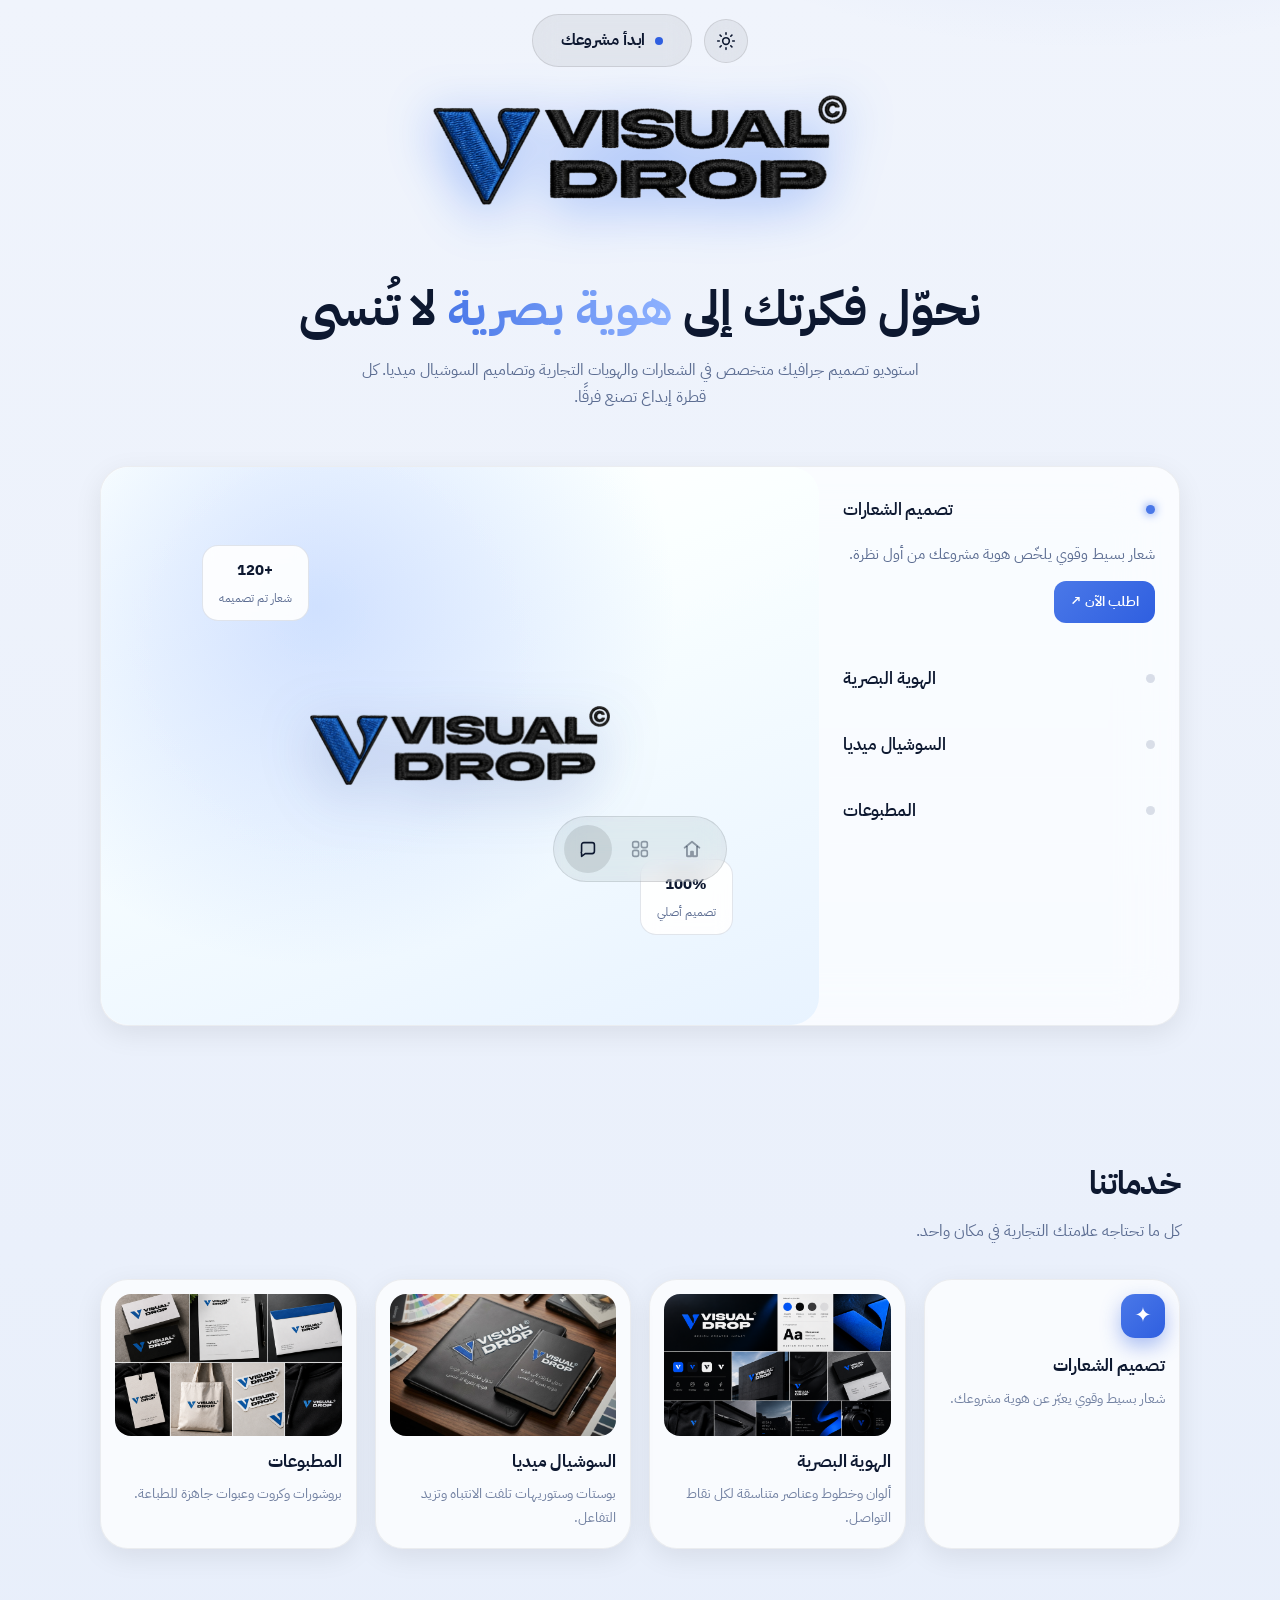
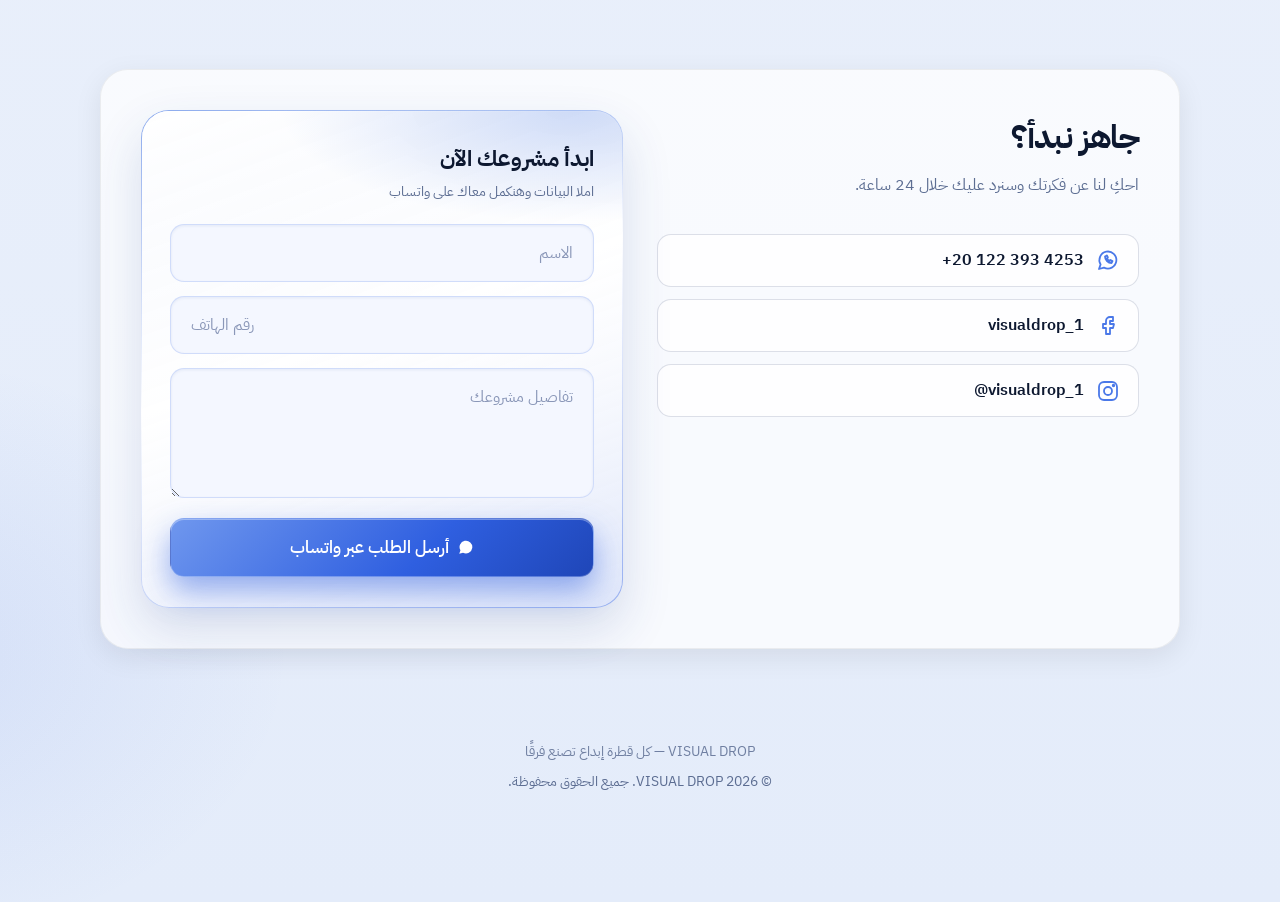
<file: index-26.html>
<!DOCTYPE html>
<html lang="ar" dir="rtl">
<head>
<meta charset="UTF-8">
<meta name="viewport" content="width=device-width, initial-scale=1, viewport-fit=cover">
<title>VISUAL DROP | استوديو جرافيك ديزاين</title>
<meta name="description" content="استوديو VISUAL DROP لتصميم الشعارات والهوية البصرية والسوشيال ميديا والمطبوعات.">
<meta name="theme-color" content="#0b1020">
<link rel="icon" href="image/logo.png">
<link rel="preconnect" href="https://fonts.googleapis.com">
<link rel="preconnect" href="https://fonts.gstatic.com" crossorigin>
<link rel="apple-touch-icon" sizes="180x180" href="image/apple-touch-icon.png">
<link rel="manifest" href="manifest.webmanifest">
<meta name="apple-mobile-web-app-title" content="VISUAL DROP">
<meta name="mobile-web-app-capable" content="yes">
<meta property="og:type" content="website">
<meta property="og:locale" content="ar_AR">
<meta property="og:title" content="VISUAL DROP | استوديو جرافيك ديزاين">
<meta property="og:description" content="تصميم شعارات وهوية بصرية وسوشيال ميديا ومطبوعات. كل قطرة إبداع تصنع فرقًا.">
<meta property="og:image" content="image/logo.png">
<meta name="twitter:card" content="summary">
<link href="https://fonts.googleapis.com/css2?family=IBM+Plex+Sans+Arabic:wght@400;500;600;700&display=swap" rel="stylesheet">
<style>
:root{
  --bg:#0b1020; --bg-2:#111833; --panel:rgba(255,255,255,.06); --panel-b:rgba(255,255,255,.14);
  --ink:#f3f6ff; --muted:#aab4d6;
  --blue:#2f5fe0; --blue-l:#5b86e5; --blue-d:#13245e;
  --shadow:0 20px 50px rgba(5,10,30,.5);
}
*{box-sizing:border-box;margin:0;padding:0}
html{scroll-behavior:smooth}
body{
  font-family:'IBM Plex Sans Arabic',system-ui,sans-serif;color:var(--ink);
  background:
    radial-gradient(900px 500px at 85% -10%, rgba(91,134,229,.28), transparent 60%),
    radial-gradient(700px 500px at -10% 90%, rgba(47,95,224,.22), transparent 60%),
    linear-gradient(180deg,var(--bg),var(--bg-2));
  min-height:100vh;overflow-x:hidden;line-height:1.7;
  padding-bottom:calc(78px + env(safe-area-inset-bottom,0px));
}
.glass{
  background:var(--panel);border:1px solid var(--panel-b);
  backdrop-filter:blur(16px) saturate(140%);-webkit-backdrop-filter:blur(16px) saturate(140%);
  box-shadow:var(--shadow), inset 0 1px 0 rgba(255,255,255,.08);border-radius:22px;
}
.wrap{max-width:1120px;margin:auto;padding:0 20px}

/* الهيدر */
header{
  position:sticky;top:0;z-index:30;padding:18px 20px 0;
  display:flex;align-items:center;justify-content:center;gap:12px;
}

nav.top{
  display:flex;align-items:center;gap:18px;padding:8px 10px 8px 8px;border-radius:999px;
}
nav.top .links{display:flex;align-items:center;gap:6px;padding-inline-start:4px}
nav.top .links a{
  color:var(--muted);text-decoration:none;font-weight:600;font-size:.88rem;
  padding:8px 14px;border-radius:999px;transition:background .2s,color .2s
}
nav.top .links a:hover{color:#fff;background:rgba(255,255,255,.08)}
.btn{
  display:inline-block;padding:11px 26px;border-radius:999px;font-weight:700;text-decoration:none;color:#fff;
  background:linear-gradient(135deg,var(--blue-l),var(--blue));border:1px solid rgba(255,255,255,.25);
  box-shadow:0 10px 24px rgba(47,95,224,.4);transition:transform .2s, box-shadow .2s;cursor:pointer;font-family:inherit;font-size:1rem
}
.btn:hover{transform:translateY(-2px);box-shadow:0 14px 30px rgba(47,95,224,.5)}
.btn.ghost{background:var(--panel);color:var(--ink);box-shadow:none;border-color:var(--panel-b)}
.btn-sm{padding:9px 18px;font-size:.85rem}


.logo-showcase{display:flex;justify-content:center;padding:34px 0 6px}
.big-logo{height:150px;width:auto;filter:drop-shadow(0 10px 26px rgba(10,85,245,.4))}
@media(max-width:520px){.big-logo{height:96px}}


.btn-top{
  display:inline-flex;align-items:center;gap:10px;padding:13px 32px;border-radius:999px;
  font-weight:800;font-size:1rem;text-decoration:none;color:#fff;letter-spacing:.2px;
  background:rgba(255,255,255,.1);
  border:1px solid rgba(255,255,255,.35);
  backdrop-filter:blur(14px) saturate(160%);-webkit-backdrop-filter:blur(14px) saturate(160%);
  box-shadow:0 10px 30px rgba(47,95,224,.3), inset 0 1px 0 rgba(255,255,255,.25);
  transition:transform .2s, box-shadow .2s, background .2s;
}
.btn-top:hover{transform:translateY(-2px) scale(1.02);background:rgba(255,255,255,.16);box-shadow:0 14px 36px rgba(47,95,224,.4), inset 0 1px 0 rgba(255,255,255,.3)}
.dot-pulse{width:8px;height:8px;border-radius:50%;background:#fff;box-shadow:0 0 0 0 rgba(255,255,255,.7);animation:pulse 1.8s infinite}
@keyframes pulse{0%{box-shadow:0 0 0 0 rgba(255,255,255,.6)}70%{box-shadow:0 0 0 8px rgba(255,255,255,0)}100%{box-shadow:0 0 0 0 rgba(255,255,255,0)}}

/* الهيرو - أكورديون زي المرجع */
.hero-top{padding:60px 0 20px;text-align:center}
.hero-top h1{font-size:clamp(2rem,5vw,3.2rem);font-weight:800;margin-bottom:12px}
.hero-top h1 span{background:linear-gradient(90deg,var(--blue-l),#8fb2ff);-webkit-background-clip:text;background-clip:text;color:transparent}
.hero-top p{color:var(--muted);max-width:560px;margin:auto}

.showcase{
  display:grid;grid-template-columns:360px 1fr;gap:0;overflow:hidden;min-height:560px;margin:34px 0 70px;
}
.acc{padding:10px}
.acc-item{border-bottom:1px solid var(--panel-b)}
.acc-item:last-child{border-bottom:none}
.acc-head{
  width:100%;background:none;border:none;color:var(--ink);text-align:right;font-family:inherit;
  display:flex;align-items:center;justify-content:space-between;padding:20px 14px;cursor:pointer;font-size:1.05rem;font-weight:700
}
.acc-head .dot{width:9px;height:9px;border-radius:50%;background:var(--panel-b);transition:background .25s}
.acc-item.on .acc-head .dot{background:var(--blue-l);box-shadow:0 0 10px var(--blue-l)}
.acc-item.on .acc-head{color:#fff}
.acc-body{max-height:0;overflow:hidden;transition:max-height .45s ease}
.acc-item.on .acc-body{max-height:260px}
.acc-body-in{padding:0 14px 22px}
.acc-body-in p{color:var(--muted);font-size:.92rem;margin-bottom:14px}
.acc-img{border-radius:14px;overflow:hidden;aspect-ratio:16/9;margin-bottom:14px;
  background:linear-gradient(135deg,var(--blue-d),var(--blue));display:flex;align-items:center;justify-content:center}
.acc-img svg{width:40%;height:40%;opacity:.85}
.mini-btn{
  display:inline-flex;align-items:center;gap:8px;padding:9px 16px;border-radius:12px;font-size:.88rem;font-weight:700;
  color:#fff;background:linear-gradient(135deg,var(--blue-l),var(--blue));text-decoration:none
}

.stage{position:relative;overflow:hidden}
.stage-bg{position:absolute;inset:0;transition:opacity .5s ease}
.stage-bg.s1{background:radial-gradient(circle at 30% 25%,rgba(91,134,229,.55),transparent 55%),
  linear-gradient(160deg,var(--blue-d),#0b1536)}
.stage-bg.s2{background:radial-gradient(circle at 70% 70%,rgba(91,134,229,.5),transparent 55%),
  linear-gradient(200deg,#0b1536,var(--blue-d))}
.stage-bg.s3{background:radial-gradient(circle at 50% 40%,rgba(143,178,255,.45),transparent 55%),
  linear-gradient(135deg,var(--blue-d),#101d4a)}
.stage-bg.s4{background:radial-gradient(circle at 25% 75%,rgba(47,95,224,.6),transparent 55%),
  linear-gradient(210deg,#0b1536,#152457)}
.stage-content{position:absolute;inset:0;display:flex;align-items:center;justify-content:center;opacity:0;transition:opacity .5s ease}
.stage-content.on{opacity:1}
.stage-content svg{width:46%;max-width:300px;height:auto;filter:drop-shadow(0 20px 40px rgba(0,0,0,.5))}
.pill{
  position:absolute;display:flex;flex-direction:column;align-items:center;gap:4px;padding:12px 16px;border-radius:16px;
  background:rgba(10,16,38,.65);border:1px solid rgba(255,255,255,.18);backdrop-filter:blur(8px);font-size:.75rem;color:var(--muted)
}
.pill b{color:#fff;font-size:.95rem}
.pill.p1{top:14%;left:14%} .pill.p2{bottom:16%;right:12%} .pill.p3{top:20%;right:16%} .pill.p4{bottom:20%;left:16%}


.reveal{opacity:0;transform:translateY(18px);transition:opacity .6s ease, transform .6s ease}
.reveal.in{opacity:1;transform:none}

/* الأقسام */
section{padding:60px 0;scroll-margin-top:90px}
.title{font-size:2rem;font-weight:800;margin-bottom:8px}
.sub{color:var(--muted);margin-bottom:34px}
.services{display:grid;grid-template-columns:repeat(4,1fr);gap:18px}
.service{padding:26px;transition:transform .25s}
.service:hover{transform:translateY(-6px)}
.service .ic{width:48px;height:48px;border-radius:14px;display:grid;place-items:center;font-size:1.3rem;margin-bottom:14px;color:#fff;
  background:linear-gradient(135deg,var(--blue-l),var(--blue));box-shadow:0 8px 20px rgba(47,95,224,.4)}
.service h3{font-size:1.1rem;margin-bottom:6px}
.service p{color:var(--muted);font-size:.95rem}

/* التواصل */
.contact{padding:40px;display:grid;grid-template-columns:1fr 1fr;gap:34px}
.links{display:grid;gap:12px;margin-top:6px}
.link{display:flex;align-items:center;gap:12px;padding:12px 18px;border-radius:16px;text-decoration:none;color:var(--ink);font-weight:600;
  background:rgba(255,255,255,.05);border:1px solid var(--panel-b);transition:transform .2s, background .2s}
.link:hover{transform:translateY(-2px);background:rgba(255,255,255,.09)}
.link svg{width:24px;height:24px;flex:none;fill:none;stroke:var(--blue-l);stroke-width:1.8;stroke-linecap:round;stroke-linejoin:round}
.link span{direction:ltr;unicode-bidi:embed}
form{display:grid;gap:14px}
input,textarea{
  width:100%;padding:14px 18px;border-radius:14px;color:var(--ink);font-family:inherit;font-size:1rem;
  background:rgba(255,255,255,.05);border:1px solid var(--panel-b);outline:none;transition:border-color .2s
}
input::placeholder,textarea::placeholder{color:#7c88ad}
input:focus,textarea:focus{border-color:var(--blue-l)}
textarea{min-height:120px;resize:vertical}
footer{text-align:center;color:var(--muted);padding:30px 0;font-size:.9rem}

/* شريط التنقل السفلي — قطعة واحدة بستايل موبايل + زجاج ضبابي */
.tabbar{
  position:fixed;z-index:40;left:0;right:0;
  bottom:0;
  display:flex;align-items:stretch;justify-content:space-around;
  gap:0;padding:8px 10px calc(8px + env(safe-area-inset-bottom,0px));
  width:100%;max-width:100%;
  border-radius:0;
  background:rgba(14,20,42,.55);
  border:none;
  border-top:1px solid rgba(255,255,255,.16);
  backdrop-filter:blur(24px) saturate(180%);
  -webkit-backdrop-filter:blur(24px) saturate(180%);
  box-shadow:0 -8px 32px rgba(0,0,0,.28), inset 0 1px 0 rgba(255,255,255,.1);
}
.tabbar a{
  flex:1;display:flex;flex-direction:column;align-items:center;justify-content:center;
  gap:3px;padding:8px 4px 6px;border-radius:16px;
  color:rgba(231,236,255,.65);text-decoration:none;font-size:.7rem;font-weight:700;
  transition:color .25s ease, background .25s ease, transform .2s ease;
  position:relative;min-width:0;
}
.tabbar a:active{transform:scale(.92)}
.tabbar svg{width:24px;height:24px;fill:none;stroke:currentColor;stroke-width:1.85;stroke-linecap:round;stroke-linejoin:round;transition:transform .25s, stroke-width .25s}
.tabbar a.on{
  color:#fff;
  background:transparent;
  box-shadow:none;
}
.tabbar a.on svg{transform:translateY(-1px);stroke-width:2.15}
/* نقطة/خط صغير تحت التاب النشط — ستايل موبايل */
.tabbar a.on::after{
  content:"";position:absolute;bottom:2px;left:50%;transform:translateX(-50%);
  width:16px;height:3px;border-radius:99px;
  background:linear-gradient(90deg,var(--blue-l),var(--blue));
  box-shadow:0 0 10px rgba(91,134,229,.6);
}

@media(max-width:860px){
  .showcase{grid-template-columns:1fr;min-height:auto}
  .stage{height:340px;order:-1}
  .services{grid-template-columns:1fr 1fr}
  
  .contact{grid-template-columns:1fr}
}
@media(max-width:720px){nav.top .links{display:none}}
@media(max-width:520px){.services{grid-template-columns:1fr}.brand{height:56px;padding:8px 18px}.btn-sm{padding:7px 14px;font-size:.78rem}}
@media(prefers-reduced-motion:reduce){*{animation:none!important;transition:none!important;scroll-behavior:auto!important}}
:focus-visible{outline:2px solid var(--blue-l);outline-offset:3px}
.btn:active, .btn-top:active, .link:active{transform:scale(.97)}

/* Light mode */
html.light{
  --bg:#f4f7ff; --bg-2:#e8eefc; --panel:rgba(255,255,255,.78); --panel-b:rgba(15,30,70,.12);
  --ink:#0f1a36; --muted:#5a6a90;
  --blue:#2f5fe0; --blue-l:#4a78e8; --blue-d:#1a3a9e;
  --shadow:0 20px 50px rgba(30,50,100,.12);
}
html.light body{
  background:
    radial-gradient(900px 500px at 85% -10%, rgba(91,134,229,.18), transparent 60%),
    radial-gradient(700px 500px at -10% 90%, rgba(47,95,224,.12), transparent 60%),
    linear-gradient(180deg,var(--bg),var(--bg-2));
}
html.light .pill{
  background:rgba(255,255,255,.82);border:1px solid rgba(15,30,70,.12);color:var(--muted)
}
html.light .pill b{color:var(--ink)}
html.light input,html.light textarea{
  background:rgba(255,255,255,.9);border-color:rgba(15,30,70,.14)
}
html.light input::placeholder,html.light textarea::placeholder{color:#8a97b8}
html.light .link{background:rgba(255,255,255,.7)}
html.light .link:hover{background:rgba(255,255,255,.95)}
html.light .tabbar{
  background:rgba(255,255,255,.62) !important;
  border:none !important;
  border-top:1px solid rgba(20,40,90,.12) !important;
  box-shadow:0 -8px 28px rgba(30,50,110,.12), inset 0 1px 0 rgba(255,255,255,.7) !important;
}
html.light .tabbar a{color:var(--muted)}
html.light .tabbar a.on{color:#fff}
html.light nav.top .links a:hover{color:var(--ink);background:rgba(15,30,70,.06)}
html.light .btn.ghost{color:var(--ink)}
html.light .stage-bg.s1,html.light .stage-bg.s2,html.light .stage-bg.s3,html.light .stage-bg.s4{
  filter:saturate(1.05) brightness(1.05);
}
html.light .acc-item.on .acc-head{color:var(--ink)}


/* زر تبديل الوضع */
.theme-toggle{
  width:42px;height:42px;border-radius:50%;border:1px solid var(--panel-b);
  background:var(--panel);color:var(--ink);cursor:pointer;display:grid;place-items:center;
  transition:transform .2s, background .2s, border-color .2s;flex:none;padding:0;
  box-shadow:inset 0 1px 0 rgba(255,255,255,.08)
}
.theme-toggle:hover{transform:scale(1.06);background:rgba(255,255,255,.1)}
.theme-toggle svg{width:20px;height:20px;fill:none;stroke:currentColor;stroke-width:1.8;stroke-linecap:round;stroke-linejoin:round}
.theme-toggle .icon-sun{display:none}
.theme-toggle .icon-moon{display:block}
html.light .theme-toggle .icon-sun{display:block}
html.light .theme-toggle .icon-moon{display:none}
html.light .theme-toggle:hover{background:rgba(15,30,70,.08)}


header .theme-toggle{
  background:rgba(255,255,255,.08);border:1px solid rgba(255,255,255,.2);
  backdrop-filter:blur(12px);-webkit-backdrop-filter:blur(12px);
  box-shadow:0 8px 20px rgba(0,0,0,.2)
}
html.light header .theme-toggle{
  background:rgba(255,255,255,.85);border:1px solid rgba(15,30,70,.12);
  box-shadow:0 8px 20px rgba(30,50,100,.1)
}

</style>

<style id="theme-overrides">

/* صور العروض في الـ stage */
.stage-img{
  width:78%;max-width:420px;height:auto;max-height:78%;
  object-fit:contain;border-radius:16px;
  box-shadow:0 20px 50px rgba(0,0,0,.45);
  filter:drop-shadow(0 12px 28px rgba(0,0,0,.35));
}
.stage-content{padding:18px}
/* صور داخل كروت الخدمات */
.service-media{
  width:100%;aspect-ratio:16/10;border-radius:14px;overflow:hidden;
  margin-bottom:14px;background:rgba(0,0,0,.2);
}
.service-media img{
  width:100%;height:100%;object-fit:cover;display:block;
  transition:transform .35s ease;
}
.service:hover .service-media img{transform:scale(1.05)}
.service{overflow:hidden}

/* Light mode: زر ابدأ مشروعك واضح */
html.light .btn-top{
  color:#0d1830 !important;
  background:rgba(255,255,255,.95) !important;
  border:1px solid rgba(20,40,90,.18) !important;
  box-shadow:0 10px 28px rgba(30,50,110,.14) !important;
}
html.light .btn-top .dot-pulse{
  background:#2f5fe0 !important;
  box-shadow:0 0 0 0 rgba(47,95,224,.45);
}
html.light a.btn-top,
html.light header .btn-top{
  color:#0d1830 !important;
}

/* ===== Dark / Light Mode (override) ===== */
html.light{
  --bg:#f0f4fc !important;
  --bg-2:#e4ecfa !important;
  --panel:rgba(255,255,255,.88) !important;
  --panel-b:rgba(20,40,90,.14) !important;
  --ink:#0d1830 !important;
  --muted:#5c6d92 !important;
  --blue:#2f5fe0 !important;
  --blue-l:#4a78e8 !important;
  --blue-d:#1a3a9e !important;
  --shadow:0 18px 44px rgba(30,50,110,.12) !important;
  color-scheme:light;
}
html:not(.light){color-scheme:dark}
html.light body{
  background:
    radial-gradient(900px 500px at 85% -10%, rgba(91,134,229,.16), transparent 60%),
    radial-gradient(700px 500px at -10% 90%, rgba(47,95,224,.10), transparent 60%),
    linear-gradient(180deg,#f0f4fc,#e4ecfa) !important;
  color:#0d1830 !important;
}
html.light .glass{
  background:rgba(255,255,255,.88) !important;
  border-color:rgba(20,40,90,.14) !important;
  box-shadow:0 18px 44px rgba(30,50,110,.12), inset 0 1px 0 rgba(255,255,255,.9) !important;
}
html.light .pill{
  background:rgba(255,255,255,.9) !important;
  border-color:rgba(20,40,90,.12) !important;
  color:#5c6d92 !important;
}
html.light .pill b{color:#0d1830 !important}
html.light input,html.light textarea{
  background:#fff !important;
  border-color:rgba(20,40,90,.16) !important;
  color:#0d1830 !important;
}
html.light input::placeholder,html.light textarea::placeholder{color:#8a97b8 !important}
html.light .link{
  background:rgba(255,255,255,.75) !important;
  color:#0d1830 !important;
}
html.light .link:hover{background:#fff !important}
html.light .tabbar{
  background:rgba(255,255,255,.62) !important;
  border:none !important;
  border-top:1px solid rgba(20,40,90,.12) !important;
  box-shadow:0 -8px 28px rgba(30,50,110,.12), inset 0 1px 0 rgba(255,255,255,.7) !important;
}
html.light .tabbar a{color:#5c6d92 !important}
html.light .tabbar a.on{color:var(--blue) !important;background:transparent !important}
html.light .tabbar a.on::after{
  background:linear-gradient(90deg,var(--blue-l),var(--blue)) !important;
}
html.light .acc-item.on .acc-head{color:#0d1830 !important}
html.light .acc-body-in p,
html.light .sub,
html.light .service p,
html.light footer{color:#5c6d92 !important}
html.light .title,html.light h1,html.light h2,html.light h3{color:#0d1830 !important}
html.light .btn.ghost{color:#0d1830 !important;background:rgba(255,255,255,.7)!important}

/* Theme toggle button - always visible */
.theme-toggle{
  width:44px;height:44px;border-radius:50%;
  border:1px solid rgba(255,255,255,.25);
  background:rgba(255,255,255,.12);
  color:#fff;cursor:pointer;
  display:inline-grid;place-items:center;
  transition:transform .2s, background .2s;
  flex:none;padding:0;position:relative;z-index:50;
  backdrop-filter:blur(12px);-webkit-backdrop-filter:blur(12px);
  box-shadow:0 8px 22px rgba(0,0,0,.25);
}
.theme-toggle:hover{transform:scale(1.08);background:rgba(255,255,255,.2)}
.theme-toggle svg{width:20px;height:20px;pointer-events:none}
.theme-toggle .icon-moon{display:block;fill:#fff;stroke:none}
.theme-toggle .icon-sun{display:none;fill:none;stroke:#0d1830;stroke-width:1.9;stroke-linecap:round;stroke-linejoin:round}
html.light .theme-toggle{
  background:rgba(255,255,255,.95);
  border-color:rgba(20,40,90,.15);
  color:#0d1830;
  box-shadow:0 8px 22px rgba(30,50,110,.12);
}
html.light .theme-toggle .icon-moon{display:none}
html.light .theme-toggle .icon-sun{display:block}

/* Ensure reveal sections become visible */
.reveal.in, section.reveal.in{opacity:1 !important;transform:none !important}
/* Safety: if JS fails, still show after short delay via animation fallback */
@keyframes revealFallback{to{opacity:1;transform:none}}
.reveal{animation:revealFallback .01s 2.5s forwards}

header{
  display:flex !important;
  align-items:center;
  justify-content:center;
  gap:12px;
  flex-wrap:wrap;
}
</style>
<script>
/* Apply theme ASAP before paint */
(function(){
  try{
    var k='vd-theme', s=localStorage.getItem(k);
    if(s==='light') document.documentElement.classList.add('light');
    else if(s==='dark') document.documentElement.classList.remove('light');
    else if(window.matchMedia && matchMedia('(prefers-color-scheme: light)').matches)
      document.documentElement.classList.add('light');
  }catch(e){}
})();
</script>


<style id="ios-style">
/* ===== iOS-inspired polish ===== */
:root{
  --ios-radius:20px;
  --ios-radius-lg:28px;
}
body{
  font-family:'IBM Plex Sans Arabic',-apple-system,BlinkMacSystemFont,system-ui,sans-serif !important;
  -webkit-font-smoothing:antialiased;
  -webkit-tap-highlight-color:transparent;
}
.glass{
  border-radius:var(--ios-radius-lg) !important;
  background:rgba(255,255,255,.08) !important;
  border:1px solid rgba(255,255,255,.12) !important;
  box-shadow:0 8px 32px rgba(0,0,0,.22) !important;
  backdrop-filter:blur(28px) saturate(180%) !important;
  -webkit-backdrop-filter:blur(28px) saturate(180%) !important;
}
html.light .glass{
  background:rgba(255,255,255,.72) !important;
  border:1px solid rgba(0,0,0,.06) !important;
  box-shadow:0 8px 28px rgba(0,0,0,.08) !important;
}
.service{
  padding:14px 14px 18px !important;
  border-radius:var(--ios-radius-lg) !important;
}
.service-media{
  border-radius:16px !important;
  aspect-ratio:16/10 !important;
  background:rgba(0,0,0,.25) !important;
  overflow:hidden !important;
  margin-bottom:12px !important;
}
.service-media img{
  width:100% !important;height:100% !important;
  object-fit:cover !important;display:block !important;
}
.service h3{font-size:1.05rem !important;font-weight:700 !important;letter-spacing:-.01em}
.service p{font-size:.88rem !important;opacity:.85}
.service .ic{
  border-radius:14px !important;
  width:44px !important;height:44px !important;
}
/* Stage images */
.stage-img{
  width:86% !important;max-width:440px !important;
  border-radius:18px !important;
  object-fit:contain !important;
  box-shadow:0 16px 48px rgba(0,0,0,.4) !important;
}
.stage{border-radius:var(--ios-radius-lg);overflow:hidden}
/* Header CTA - iOS pill */
.btn-top{
  border-radius:999px !important;
  font-weight:600 !important;
  letter-spacing:-.01em !important;
  backdrop-filter:blur(20px) saturate(180%) !important;
  -webkit-backdrop-filter:blur(20px) saturate(180%) !important;
}
.theme-toggle{
  border-radius:50% !important;
  backdrop-filter:blur(20px) !important;
  -webkit-backdrop-filter:blur(20px) !important;
}
/* iOS tab bar */
.tabbar{
  border-radius:0 !important;
  background:rgba(10,14,28,.72) !important;
  border-top:0.5px solid rgba(255,255,255,.14) !important;
  backdrop-filter:blur(40px) saturate(200%) !important;
  -webkit-backdrop-filter:blur(40px) saturate(200%) !important;
  box-shadow:none !important;
  padding:6px 8px calc(6px + env(safe-area-inset-bottom,0px)) !important;
}
html.light .tabbar{
  background:rgba(255,255,255,.78) !important;
  border-top:0.5px solid rgba(0,0,0,.08) !important;
}
.tabbar a{
  font-size:.64rem !important;
  font-weight:500 !important;
  letter-spacing:-.01em !important;
  gap:2px !important;
  padding:6px 2px 4px !important;
  border-radius:12px !important;
}
.tabbar a.on{
  color:#5b86e5 !important;
  background:transparent !important;
}
html.light .tabbar a.on{color:#2f5fe0 !important}
.tabbar a.on::after{
  width:4px !important;height:4px !important;
  bottom:1px !important;
  background:currentColor !important;
  box-shadow:none !important;
}
.tabbar svg{width:26px !important;height:26px !important;stroke-width:1.7 !important}
.tabbar a.on svg{stroke-width:2 !important;transform:none !important}
/* Accordion iOS */
.acc-item{border-bottom:0.5px solid rgba(255,255,255,.1) !important}
.acc-head{font-weight:600 !important;letter-spacing:-.01em}
.mini-btn{border-radius:12px !important;font-weight:600 !important}
/* Inputs iOS */
input,textarea{
  border-radius:14px !important;
  border:0.5px solid rgba(255,255,255,.12) !important;
  background:rgba(255,255,255,.06) !important;
  font-size:16px !important; /* prevents iOS zoom on focus */
}
html.light input,html.light textarea{
  background:rgba(0,0,0,.04) !important;
  border:0.5px solid rgba(0,0,0,.08) !important;
}
.btn{
  border-radius:14px !important;
  font-weight:600 !important;
}
.link{border-radius:14px !important}
.title{letter-spacing:-.02em !important;font-weight:800 !important}
/* Safe spacing for notched phones */
header{padding-top:max(14px, env(safe-area-inset-top,0px)) !important}
</style>


<style id="final-polish">
/* زر ابدأ مشروعك — شفاف أكتر + مدوّر أكتر */
.btn-top,
a.btn-top,
header .btn-top{
  border-radius:999px !important;
  padding:12px 28px !important;
  background:rgba(255,255,255,.08) !important;
  border:1px solid rgba(255,255,255,.22) !important;
  color:#fff !important;
  font-weight:650 !important;
  letter-spacing:-.01em !important;
  backdrop-filter:blur(24px) saturate(180%) !important;
  -webkit-backdrop-filter:blur(24px) saturate(180%) !important;
  box-shadow:0 4px 20px rgba(0,0,0,.12), inset 0 1px 0 rgba(255,255,255,.15) !important;
  transition:background .25s, transform .2s, border-color .25s !important;
}
.btn-top:hover,
a.btn-top:hover{
  background:rgba(255,255,255,.14) !important;
  border-color:rgba(255,255,255,.35) !important;
  transform:translateY(-1px) !important;
}
html.light .btn-top,
html.light a.btn-top,
html.light header .btn-top{
  background:rgba(255,255,255,.45) !important;
  border:1px solid rgba(0,0,0,.08) !important;
  color:#0d1830 !important;
  box-shadow:0 4px 18px rgba(0,0,0,.06), inset 0 1px 0 rgba(255,255,255,.8) !important;
}
html.light .btn-top:hover{
  background:rgba(255,255,255,.7) !important;
}

/* زر الثيم — نفس الشفافية */
.theme-toggle{
  background:rgba(255,255,255,.08) !important;
  border:1px solid rgba(255,255,255,.22) !important;
  backdrop-filter:blur(24px) saturate(180%) !important;
  -webkit-backdrop-filter:blur(24px) saturate(180%) !important;
  box-shadow:inset 0 1px 0 rgba(255,255,255,.12) !important;
}
html.light .theme-toggle{
  background:rgba(255,255,255,.45) !important;
  border:1px solid rgba(0,0,0,.08) !important;
}

/* الشريط السفلي — أيقونات أوضح */
.tabbar{
  background:rgba(8,12,24,.65) !important;
  backdrop-filter:blur(40px) saturate(200%) !important;
  -webkit-backdrop-filter:blur(40px) saturate(200%) !important;
  border-top:0.5px solid rgba(255,255,255,.12) !important;
  padding:8px 6px calc(8px + env(safe-area-inset-bottom,0px)) !important;
}
.tabbar a{
  gap:4px !important;
  padding:8px 4px 6px !important;
  color:rgba(255,255,255,.45) !important;
  font-size:.62rem !important;
  font-weight:500 !important;
}
.tabbar a.on{
  color:#6b9fff !important;
}
.tabbar svg{
  width:24px !important;
  height:24px !important;
  stroke-width:1.6 !important;
}
.tabbar a.on svg{
  stroke-width:2 !important;
}
.tabbar a.on::after{
  width:5px !important;
  height:5px !important;
  border-radius:50% !important;
  bottom:2px !important;
  background:currentColor !important;
  box-shadow:0 0 8px currentColor !important;
}
html.light .tabbar{
  background:rgba(255,255,255,.72) !important;
  border-top:0.5px solid rgba(0,0,0,.06) !important;
}
html.light .tabbar a{color:rgba(0,0,0,.35) !important}
html.light .tabbar a.on{color:#2f5fe0 !important}
</style>


<style id="tabbar-v2">
/* شريط سفلي جديد — أيقونات فقط + شفاف زي زر ابدأ مشروعك */
.tabbar{
  position:fixed !important;
  z-index:40 !important;
  left:50% !important;
  right:auto !important;
  transform:translateX(-50%) !important;
  bottom:calc(18px + env(safe-area-inset-bottom,0px)) !important;
  width:auto !important;
  max-width:none !important;
  display:flex !important;
  align-items:center !important;
  justify-content:center !important;
  gap:4px !important;
  padding:8px 10px !important;
  border-radius:999px !important;
  background:rgba(255,255,255,.08) !important;
  border:1px solid rgba(255,255,255,.22) !important;
  backdrop-filter:blur(14px) saturate(160%) !important;
  -webkit-backdrop-filter:blur(14px) saturate(160%) !important;
  box-shadow:0 8px 28px rgba(0,0,0,.2), inset 0 1px 0 rgba(255,255,255,.12) !important;
}
.tabbar a{
  flex:none !important;
  width:48px !important;
  height:48px !important;
  display:grid !important;
  place-items:center !important;
  padding:0 !important;
  margin:0 !important;
  border-radius:50% !important;
  color:rgba(255,255,255,.55) !important;
  background:transparent !important;
  text-decoration:none !important;
  font-size:0 !important;
  line-height:0 !important;
  gap:0 !important;
  transition:color .22s ease, background .22s ease, transform .18s ease !important;
  position:relative !important;
}
.tabbar a:active{transform:scale(.9) !important}
.tabbar svg{
  width:22px !important;
  height:22px !important;
  stroke-width:1.75 !important;
  display:block !important;
}
.tabbar a.on{
  color:#fff !important;
  background:rgba(255,255,255,.14) !important;
  box-shadow:none !important;
}
.tabbar a.on svg{stroke-width:2.1 !important;transform:none !important}
.tabbar a.on::after{display:none !important;content:none !important}

html.light .tabbar{
  background:rgba(255,255,255,.45) !important;
  border:1px solid rgba(0,0,0,.08) !important;
  box-shadow:0 8px 24px rgba(0,0,0,.08), inset 0 1px 0 rgba(255,255,255,.7) !important;
  backdrop-filter:blur(14px) saturate(160%) !important;
  -webkit-backdrop-filter:blur(14px) saturate(160%) !important;
}
html.light .tabbar a{color:rgba(13,24,48,.4) !important}
html.light .tabbar a.on{
  color:#0d1830 !important;
  background:rgba(255,255,255,.7) !important;
}
</style>


<style id="flat-bars">
/* إزالة البيفل من الزر العلوي + الثيم + الشريط السفلي */
.btn-top,
a.btn-top,
header .btn-top{
  background:rgba(255,255,255,.1) !important;
  border:none !important;
  box-shadow:none !important;
  backdrop-filter:blur(12px) !important;
  -webkit-backdrop-filter:blur(12px) !important;
}
.btn-top:hover,
a.btn-top:hover{
  background:rgba(255,255,255,.16) !important;
  box-shadow:none !important;
  border:none !important;
}
html.light .btn-top,
html.light a.btn-top,
html.light header .btn-top{
  background:rgba(0,0,0,.06) !important;
  border:none !important;
  box-shadow:none !important;
  color:#0d1830 !important;
}
html.light .btn-top:hover{
  background:rgba(0,0,0,.1) !important;
}

.theme-toggle{
  background:rgba(255,255,255,.1) !important;
  border:none !important;
  box-shadow:none !important;
  backdrop-filter:blur(12px) !important;
  -webkit-backdrop-filter:blur(12px) !important;
}
html.light .theme-toggle{
  background:rgba(0,0,0,.06) !important;
  border:none !important;
  box-shadow:none !important;
}

.tabbar{
  background:rgba(255,255,255,.1) !important;
  border:none !important;
  box-shadow:none !important;
  backdrop-filter:blur(12px) !important;
  -webkit-backdrop-filter:blur(12px) !important;
}
.tabbar a.on{
  background:rgba(255,255,255,.16) !important;
  box-shadow:none !important;
  border:none !important;
}
.tabbar a.on::after{display:none !important;content:none !important}

html.light .tabbar{
  background:rgba(0,0,0,.06) !important;
  border:none !important;
  box-shadow:none !important;
}
html.light .tabbar a.on{
  background:rgba(0,0,0,.1) !important;
  box-shadow:none !important;
}
</style>


<style id="light-stroke">
/* ستروك خفيف جدًا للبار العلوي والسفلي */
.btn-top,
a.btn-top,
header .btn-top{
  border:1px solid rgba(255,255,255,.18) !important;
  box-shadow:none !important;
}
.theme-toggle{
  border:1px solid rgba(255,255,255,.18) !important;
  box-shadow:none !important;
}
.tabbar{
  border:1px solid rgba(255,255,255,.18) !important;
  box-shadow:none !important;
}
html.light .btn-top,
html.light a.btn-top,
html.light header .btn-top,
html.light .theme-toggle,
html.light .tabbar{
  border:1px solid rgba(0,0,0,.1) !important;
}
/* تأكيد ظهور اللوجو في مكانه تحت الهيدر */
.logo-showcase{
  display:flex !important;
  justify-content:center !important;
  padding:28px 0 8px !important;
}
.big-logo{
  display:block !important;
  height:150px !important;
  width:auto !important;
  max-width:90vw !important;
  object-fit:contain !important;
}
@media(max-width:520px){
  .big-logo{height:96px !important}
}
</style>

<style id="logo-swap">
.logo-light{display:none !important}
html.light .logo-dark{display:none !important}
html.light .logo-light{display:block !important}
html.light.no-ll .logo-dark{display:block !important}
img.big-logo{height:110px !important;width:auto !important;max-width:90vw !important}
@media(max-width:520px){img.big-logo{height:74px !important}}
.stage-logo{width:46%;max-width:300px;height:auto;filter:drop-shadow(0 20px 40px rgba(0,0,0,.5))}
html.light .stage-logo.logo-light{filter:drop-shadow(0 14px 28px rgba(30,60,140,.25))}
html.light .stage-bg.s1{
  background:radial-gradient(circle at 30% 25%,rgba(91,134,229,.28),transparent 55%),
             linear-gradient(160deg,#f7f9ff,#dde7ff) !important;
}
.hero-top h1{white-space:nowrap !important;font-size:clamp(1.05rem,5.3vw,3rem) !important;line-height:1.5 !important;font-weight:700 !important}
@media(max-width:360px){.hero-top h1{font-size:5vw !important}}
</style>
</head>
<body>

<header>
<button type="button" class="theme-toggle" id="themeToggle" aria-label="تبديل الوضع الفاتح والداكن" title="الوضع الفاتح / الداكن">
      <svg class="icon-moon" viewBox="0 0 24 24" aria-hidden="true"><path d="M21 14.5A8.5 8.5 0 1 1 9.5 3 7 7 0 0 0 21 14.5z"/></svg>
      <svg class="icon-sun" viewBox="0 0 24 24" aria-hidden="true"><circle cx="12" cy="12" r="4"/><path d="M12 2v2M12 20v2M4.9 4.9l1.4 1.4M17.7 17.7l1.4 1.4M2 12h2M20 12h2M4.9 19.1l1.4-1.4M17.7 6.3l1.4-1.4"/></svg>
    </button>
  <a class="btn btn-top" href="#contact">
    <span class="dot-pulse"></span>
    ابدأ مشروعك
  </a>
</header>

<main class="wrap" id="top">
  <div class="logo-showcase">
    <img src="image/logo.png" alt="VISUAL DROP" class="big-logo logo-dark">
    <img src="image/logo-light.png" alt="VISUAL DROP" class="big-logo logo-light" onerror="this.remove();document.documentElement.classList.add('no-ll')">
  </div>
  <div class="hero-top">
    <h1>نحوّل فكرتك إلى <span>هوية بصرية</span> لا تُنسى</h1>
    <p>استوديو تصميم جرافيك متخصص في الشعارات والهويات التجارية وتصاميم السوشيال ميديا. كل قطرة إبداع تصنع فرقًا.</p>
  </div>

  <div class="glass showcase" id="showcase">
    <div class="acc">
      <div class="acc-item on" data-stage="1">
        <button class="acc-head"><span class="dot"></span><span>تصميم الشعارات</span></button>
        <div class="acc-body"><div class="acc-body-in">
          <p>شعار بسيط وقوي يلخّص هوية مشروعك من أول نظرة.</p>
          <a class="mini-btn" href="#contact">اطلب الآن ↗</a>
        </div></div>
      </div>
      <div class="acc-item" data-stage="2">
        <button class="acc-head"><span class="dot"></span><span>الهوية البصرية</span></button>
        <div class="acc-body"><div class="acc-body-in">
          <p>ألوان وخطوط وعناصر متناسقة على كل نقاط التواصل مع عملائك.</p>
          <a class="mini-btn" href="#contact">اطلب الآن ↗</a>
        </div></div>
      </div>
      <div class="acc-item" data-stage="3">
        <button class="acc-head"><span class="dot"></span><span>السوشيال ميديا</span></button>
        <div class="acc-body"><div class="acc-body-in">
          <p>بوستات وستوريهات تلفت الانتباه وتزيد التفاعل على حساباتك.</p>
          <a class="mini-btn" href="#contact">اطلب الآن ↗</a>
        </div></div>
      </div>
      <div class="acc-item" data-stage="4">
        <button class="acc-head"><span class="dot"></span><span>المطبوعات</span></button>
        <div class="acc-body"><div class="acc-body-in">
          <p>بروشورات وكروت وعبوات منتجات جاهزة للطباعة باحترافية.</p>
          <a class="mini-btn" href="#contact">اطلب الآن ↗</a>
        </div></div>
      </div>
    </div>

    <div class="stage">
      <div class="stage-bg s1" id="bg1"></div>
      <div class="stage-bg s2" id="bg2" style="opacity:0"></div>
      <div class="stage-bg s3" id="bg3" style="opacity:0"></div>
      <div class="stage-bg s4" id="bg4" style="opacity:0"></div>

      <div class="stage-content on" data-c="1">
        <img class="logo-dark stage-logo" src="image/logo.png" alt="VISUAL DROP">
        <img class="logo-light stage-logo" src="image/logo-light.png" alt="VISUAL DROP" onerror="this.remove();document.documentElement.classList.add('no-ll')">
        <div class="pill p1"><b>+120</b>شعار تم تصميمه</div>
        <div class="pill p2"><b>100%</b>تصميم أصلي</div>
      </div>
      <div class="stage-content" data-c="2">
        <img class="stage-img" loading="lazy" decoding="async" src="image/identity.png" alt="الهوية البصرية - VISUAL DROP">
        <div class="pill p3"><b>+40</b>هوية متكاملة</div>
        <div class="pill p4"><b>24h</b>سرعة الرد</div>
      </div>
      <div class="stage-content" data-c="3">
        <img class="stage-img" loading="lazy" decoding="async" src="image/social.png" alt="السوشيال ميديا - VISUAL DROP">
        <div class="pill p1"><b>+300</b>بوست مصمم</div>
        <div class="pill p2"><b>↑</b>نمو تفاعل</div>
      </div>
      <div class="stage-content" data-c="4">
        <img class="stage-img" loading="lazy" decoding="async" src="image/prints.png" alt="المطبوعات - VISUAL DROP">
        <div class="pill p3"><b>+80</b>تصميم مطبوع</div>
        <div class="pill p4"><b>طباعة</b>جاهزة للتسليم</div>
      </div>
    </div>
  </div>

  <section id="services" class="reveal in">
    <h2 class="title">خدماتنا</h2>
    <p class="sub">كل ما تحتاجه علامتك التجارية في مكان واحد.</p>
    <div class="services">
      <div class="glass service"><div class="ic">✦</div><h3>تصميم الشعارات</h3><p>شعار بسيط وقوي يعبّر عن هوية مشروعك.</p></div>
      <div class="glass service">
        <div class="service-media"><img loading="lazy" decoding="async" src="image/identity.png" alt="الهوية البصرية"></div>
        <h3>الهوية البصرية</h3><p>ألوان وخطوط وعناصر متناسقة لكل نقاط التواصل.</p>
      </div>
      <div class="glass service">
        <div class="service-media"><img loading="lazy" decoding="async" src="image/social.png" alt="السوشيال ميديا"></div>
        <h3>السوشيال ميديا</h3><p>بوستات وستوريهات تلفت الانتباه وتزيد التفاعل.</p>
      </div>
      <div class="glass service">
        <div class="service-media"><img loading="lazy" decoding="async" src="image/prints.png" alt="المطبوعات"></div>
        <h3>المطبوعات</h3><p>بروشورات وكروت وعبوات جاهزة للطباعة.</p>
      </div>
    </div>
  </section>

  <section id="contact" class="reveal in">
    <div class="glass contact">
      <div>
        <h2 class="title">جاهز نبدأ؟</h2>
        <p class="sub">احكِ لنا عن فكرتك وسنرد عليك خلال 24 ساعة.</p>
        <div class="links">
          <a class="link" href="https://wa.me/201223934253" target="_blank" rel="noopener"><svg viewBox="0 0 24 24"><path d="M3 21l1.6-4.6A8.5 8.5 0 1 1 8 19.6L3 21z"/><path d="M9 8.5c0 3.5 3 6.5 6.5 6.5l1-2-2-1-1 .9c-1-.5-2-1.5-2.5-2.5l.9-1-1-2-1.9 1.2z"/></svg><span>+20 122 393 4253</span></a>
          <a class="link" href="https://www.facebook.com/visualdrop_1" target="_blank" rel="noopener"><svg viewBox="0 0 24 24"><path d="M14 8h3V4h-3a4 4 0 0 0-4 4v3H7v4h3v6h4v-6h3l1-4h-4V8z"/></svg><span>visualdrop_1</span></a>
          <a class="link" href="https://www.instagram.com/visualdrop_1" target="_blank" rel="noopener"><svg viewBox="0 0 24 24"><rect x="3" y="3" width="18" height="18" rx="5"/><circle cx="12" cy="12" r="4"/><circle cx="17.5" cy="6.5" r=".8"/></svg><span>@visualdrop_1</span></a>
        </div>
      </div>
      <form id="orderForm" novalidate>
        <div class="of-head"><h3>ابدأ مشروعك الآن</h3><p>املا البيانات وهنكمل معاك على واتساب</p></div>
        <input type="text" id="ofName" placeholder="الاسم" required autocomplete="name">
        <input type="tel" inputmode="tel" id="ofPhone" placeholder="رقم الهاتف" required autocomplete="tel" pattern="^[0-9+\s]{8,15}$" title="رقم هاتف صحيح من 8 أرقام على الأقل">
        <textarea id="ofDetails" placeholder="تفاصيل مشروعك" required minlength="5"></textarea>
        <button class="btn" type="submit" id="ofSubmit">
          <svg viewBox="0 0 24 24" width="18" height="18" style="vertical-align:-3px;margin-left:6px"><path fill="currentColor" d="M3 21l1.6-4.6A8.5 8.5 0 1 1 8 19.6L3 21z"/></svg>
          أرسل الطلب عبر واتساب
        </button>
      </form>
    </div>
  </section>
</main>

<footer>
  <div style="opacity:.85;margin-bottom:6px">VISUAL DROP — كل قطرة إبداع تصنع فرقًا</div>
  © 2026 VISUAL DROP. جميع الحقوق محفوظة.
</footer>

<nav class="tabbar" aria-label="التنقل الرئيسي">
  <a href="#top" class="on" aria-label="الرئيسية">
    <svg viewBox="0 0 24 24" fill="none" stroke="currentColor" stroke-linecap="round" stroke-linejoin="round"><path d="M4 10.5 12 4l8 6.5"/><path d="M6.5 9.5V19a1 1 0 0 0 1 1h3.5v-5h2v5H16.5a1 1 0 0 0 1-1V9.5"/></svg>
  </a>
  <a href="#services" aria-label="خدماتنا">
    <svg viewBox="0 0 24 24" fill="none" stroke="currentColor" stroke-linecap="round" stroke-linejoin="round"><rect x="4" y="4" width="6.5" height="6.5" rx="2"/><rect x="13.5" y="4" width="6.5" height="6.5" rx="2"/><rect x="4" y="13.5" width="6.5" height="6.5" rx="2"/><rect x="13.5" y="13.5" width="6.5" height="6.5" rx="2"/></svg>
  </a>
  <a href="#contact" aria-label="تواصل">
    <svg viewBox="0 0 24 24" fill="none" stroke="currentColor" stroke-linecap="round" stroke-linejoin="round"><path d="M5 7.5A2.5 2.5 0 0 1 7.5 5h9A2.5 2.5 0 0 1 19 7.5v7a2.5 2.5 0 0 1-2.5 2.5H9l-4 3v-3A2.5 2.5 0 0 1 5 14.5v-7z"/></svg>
  </a>
</nav>

<script>
// أكورديون العرض الرئيسي (يتغير تلقائيًا كل 4 ثوانٍ، ويتفاعل مع الضغط)
(function(){
  const items = [...document.querySelectorAll('.acc-item')];
  const bgs = {1:document.getElementById('bg1'),2:document.getElementById('bg2'),3:document.getElementById('bg3'),4:document.getElementById('bg4')};
  const contents = [...document.querySelectorAll('.stage-content')];
  let auto;
  function activate(n){
    items.forEach(it=>it.classList.toggle('on', it.dataset.stage===String(n)));
    Object.keys(bgs).forEach(k=>bgs[k].style.opacity = (k===String(n))?'1':'0');
    contents.forEach(c=>c.classList.toggle('on', c.dataset.c===String(n)));
  }
  function startAuto(){
    clearInterval(auto);
    auto = setInterval(()=>{
      const cur = +document.querySelector('.acc-item.on').dataset.stage;
      activate(cur % 4 + 1);
    }, 4000);
  }
  items.forEach(it=>{
    it.querySelector('.acc-head').addEventListener('click', ()=>{ activate(it.dataset.stage); startAuto(); });
  });
  startAuto();
})();

// إرسال الطلب مباشرة على واتساب
var __of = document.getElementById('orderForm');
if(__of) __of.addEventListener('submit', function(e){
  e.preventDefault();
  const form = e.target;
  if(!form.checkValidity()){ form.reportValidity(); return; }
  const name = document.getElementById('ofName').value.trim();
  const phone = document.getElementById('ofPhone').value.trim();
  const details = document.getElementById('ofDetails').value.trim();
  const btn = document.getElementById('ofSubmit');
  btn.disabled = true; btn.style.opacity = '.7';
  let msg = `مرحبًا VISUAL DROP، معايا طلب تصميم جديد.\nالاسم: ${name}\nرقم التواصل: ${phone}\nتفاصيل المشروع: ${details}`;
  window.open('https://wa.me/201223934253?text=' + encodeURIComponent(msg), '_blank');
  setTimeout(()=>{ btn.disabled=false; btn.style.opacity='1'; }, 1200);
});

// شريط التنقل السفلي
const tabs=[...document.querySelectorAll('.tabbar a')];
const targets=['top','services','contact'].map(id=>document.getElementById(id));
const io=new IntersectionObserver(es=>{
  es.forEach(e=>{ if(e.isIntersecting){
    const i=targets.indexOf(e.target);
    tabs.forEach((t,k)=>t.classList.toggle('on',k===i));
  }});
},{rootMargin:'-40% 0px -50% 0px'});
targets.forEach(t=>t&&io.observe(t));

// ظهور تدريجي للأقسام عند التمرير
const revealIo = new IntersectionObserver(es=>{
  es.forEach(e=>{ if(e.isIntersecting){ e.target.classList.add('in'); revealIo.unobserve(e.target); } });
},{threshold:.15});
document.querySelectorAll('.reveal').forEach(el=>revealIo.observe(el));

// تبديل الوضع الداكن / الفاتح
(function(){
  var root = document.documentElement;
  var btn = document.getElementById('themeToggle');
  var key = 'vd-theme';
  function apply(mode){
    if(mode === 'light') root.classList.add('light');
    else root.classList.remove('light');
    var meta = document.querySelector('meta[name="theme-color"]');
    if(meta) meta.setAttribute('content', mode === 'light' ? '#f0f4fc' : '#0b1020');
    try{ localStorage.setItem(key, mode); }catch(e){}
  }
  if(btn){
    btn.addEventListener('click', function(e){
      e.preventDefault();
      e.stopPropagation();
      var next = root.classList.contains('light') ? 'dark' : 'light';
      apply(next);
    });
  }
  // تأكيد ظهور الأقسام (لو الـ observer ما اشتغلش)
  setTimeout(function(){
    document.querySelectorAll('.reveal').forEach(function(el){ el.classList.add('in'); });
  }, 800);
})();

</script>
<style id="order-form-style">
#orderForm{
  position:relative;gap:14px;padding:30px 28px;border-radius:28px;
  background:linear-gradient(160deg,rgba(255,255,255,.12),rgba(255,255,255,.04)) padding-box,
             linear-gradient(160deg,rgba(143,178,255,.7),rgba(255,255,255,.08) 45%,rgba(47,95,224,.6)) border-box;
  border:1px solid transparent;
  box-shadow:0 24px 60px rgba(5,10,30,.45), inset 0 1px 0 rgba(255,255,255,.18);
  backdrop-filter:blur(24px) saturate(160%);-webkit-backdrop-filter:blur(24px) saturate(160%);
}
#orderForm::before{
  content:"";position:absolute;inset:-1px;border-radius:inherit;pointer-events:none;
  background:radial-gradient(420px 160px at 90% 0%,rgba(91,134,229,.28),transparent 70%);
}
#orderForm .of-head{margin-bottom:6px;position:relative}
#orderForm .of-head h3{font-size:1.35rem;font-weight:700;margin-bottom:2px}
#orderForm .of-head p{font-size:.88rem;color:var(--muted)}
#orderForm input,#orderForm textarea{
  position:relative;padding:16px 20px;border-radius:18px;font-size:1rem;
  background:rgba(255,255,255,.07) !important;border:1px solid rgba(255,255,255,.14) !important;
  box-shadow:inset 0 2px 6px rgba(0,0,0,.12);
  transition:border-color .25s, box-shadow .25s, background .25s, transform .2s;
}
#orderForm input:focus,#orderForm textarea:focus{
  background:rgba(255,255,255,.1) !important;border-color:var(--blue-l) !important;
  box-shadow:0 0 0 4px rgba(91,134,229,.22), inset 0 2px 6px rgba(0,0,0,.1);transform:translateY(-1px);
}
#orderForm textarea{min-height:130px}
#orderForm .btn{
  width:100%;margin-top:6px;padding:16px 26px;border-radius:18px;font-size:1.05rem;font-weight:700;
  display:flex;align-items:center;justify-content:center;gap:8px;
  background:linear-gradient(135deg,#6f97ee,#2f5fe0 60%,#1f46b8);
  box-shadow:0 14px 30px rgba(47,95,224,.5), inset 0 1px 0 rgba(255,255,255,.35);
}
#orderForm .btn:hover{transform:translateY(-2px);box-shadow:0 18px 38px rgba(47,95,224,.6), inset 0 1px 0 rgba(255,255,255,.4)}
#orderForm .btn:active{transform:translateY(0) scale(.99)}
#orderForm .btn svg{margin:0 !important}

html.light #orderForm{
  background:linear-gradient(160deg,#ffffff,rgba(255,255,255,.7)) padding-box,
             linear-gradient(160deg,rgba(91,134,229,.7),rgba(255,255,255,.6) 45%,rgba(47,95,224,.5)) border-box;
  box-shadow:0 22px 50px rgba(30,60,140,.16), inset 0 1px 0 #fff;
}
html.light #orderForm .of-head h3{color:#0d1830 !important}
html.light #orderForm .of-head p{color:#5c6d92}
html.light #orderForm input,html.light #orderForm textarea{
  background:#f4f7ff !important;border:1px solid rgba(47,95,224,.18) !important;color:#0d1830 !important;
  box-shadow:inset 0 1px 3px rgba(30,60,140,.08);
}
html.light #orderForm input:focus,html.light #orderForm textarea:focus{
  background:#fff !important;border-color:#2f5fe0 !important;box-shadow:0 0 0 4px rgba(47,95,224,.15);
}
@media(max-width:520px){#orderForm{padding:24px 18px}}
</style>
<script>
// قصّ المساحات الفاضية حوالين اللوجو عشان لوجو اللايت واللوجو الداكن يظهروا بنفس الحجم والمكان بالظبط
(function(){
  function trim(img){
    try{
      var w=img.naturalWidth,h=img.naturalHeight; if(!w||!h) return;
      var c=document.createElement('canvas'); c.width=w; c.height=h;
      var x=c.getContext('2d',{willReadFrequently:true}); x.drawImage(img,0,0);
      var d=x.getImageData(0,0,w,h).data;
      var bg=[d[0],d[1],d[2],d[3]], hasAlpha=bg[3]<10;
      var minX=w,minY=h,maxX=-1,maxY=-1;
      for(var j=0;j<h;j++){for(var i=0;i<w;i++){
        var k=(j*w+i)*4, a=d[k+3], solid;
        if(hasAlpha) solid=a>12;
        else solid=a>12&&(Math.abs(d[k]-bg[0])+Math.abs(d[k+1]-bg[1])+Math.abs(d[k+2]-bg[2])>40);
        if(solid){ if(i<minX)minX=i; if(i>maxX)maxX=i; if(j<minY)minY=j; if(j>maxY)maxY=j; }
      }}
      if(maxX<0) return;
      var cw=maxX-minX+1, ch=maxY-minY+1;
      var o=document.createElement('canvas'); o.width=cw; o.height=ch;
      o.getContext('2d').drawImage(c,minX,minY,cw,ch,0,0,cw,ch);
      img.src=o.toDataURL('image/png');
    }catch(e){}
  }
  document.querySelectorAll('img.big-logo, img.stage-logo').forEach(function(img){
    var run=function(){ if(img.dataset.trimmed) return; img.dataset.trimmed='1'; trim(img); };
    if(img.complete&&img.naturalWidth) run(); else img.addEventListener('load',run,{once:true});
  });
})();
</script>
<script>
(function(){
  var f=document.getElementById('orderForm'); if(!f) return;
  var msgs={ofName:'من فضلك اكتب اسمك',ofPhone:'اكتب رقم هاتف صحيح (8 أرقام على الأقل)',ofDetails:'اكتب تفاصيل مشروعك (5 حروف على الأقل)'};
  Object.keys(msgs).forEach(function(id){
    var el=document.getElementById(id); if(!el) return;
    el.addEventListener('invalid',function(){ el.setCustomValidity(msgs[id]); });
    el.addEventListener('input',function(){ el.setCustomValidity(''); });
  });
  f.addEventListener('submit',function(){
    setTimeout(function(){ if(f.checkValidity()) f.reset(); },1500);
  });
})();
</script>
</body>
</html>
</file>
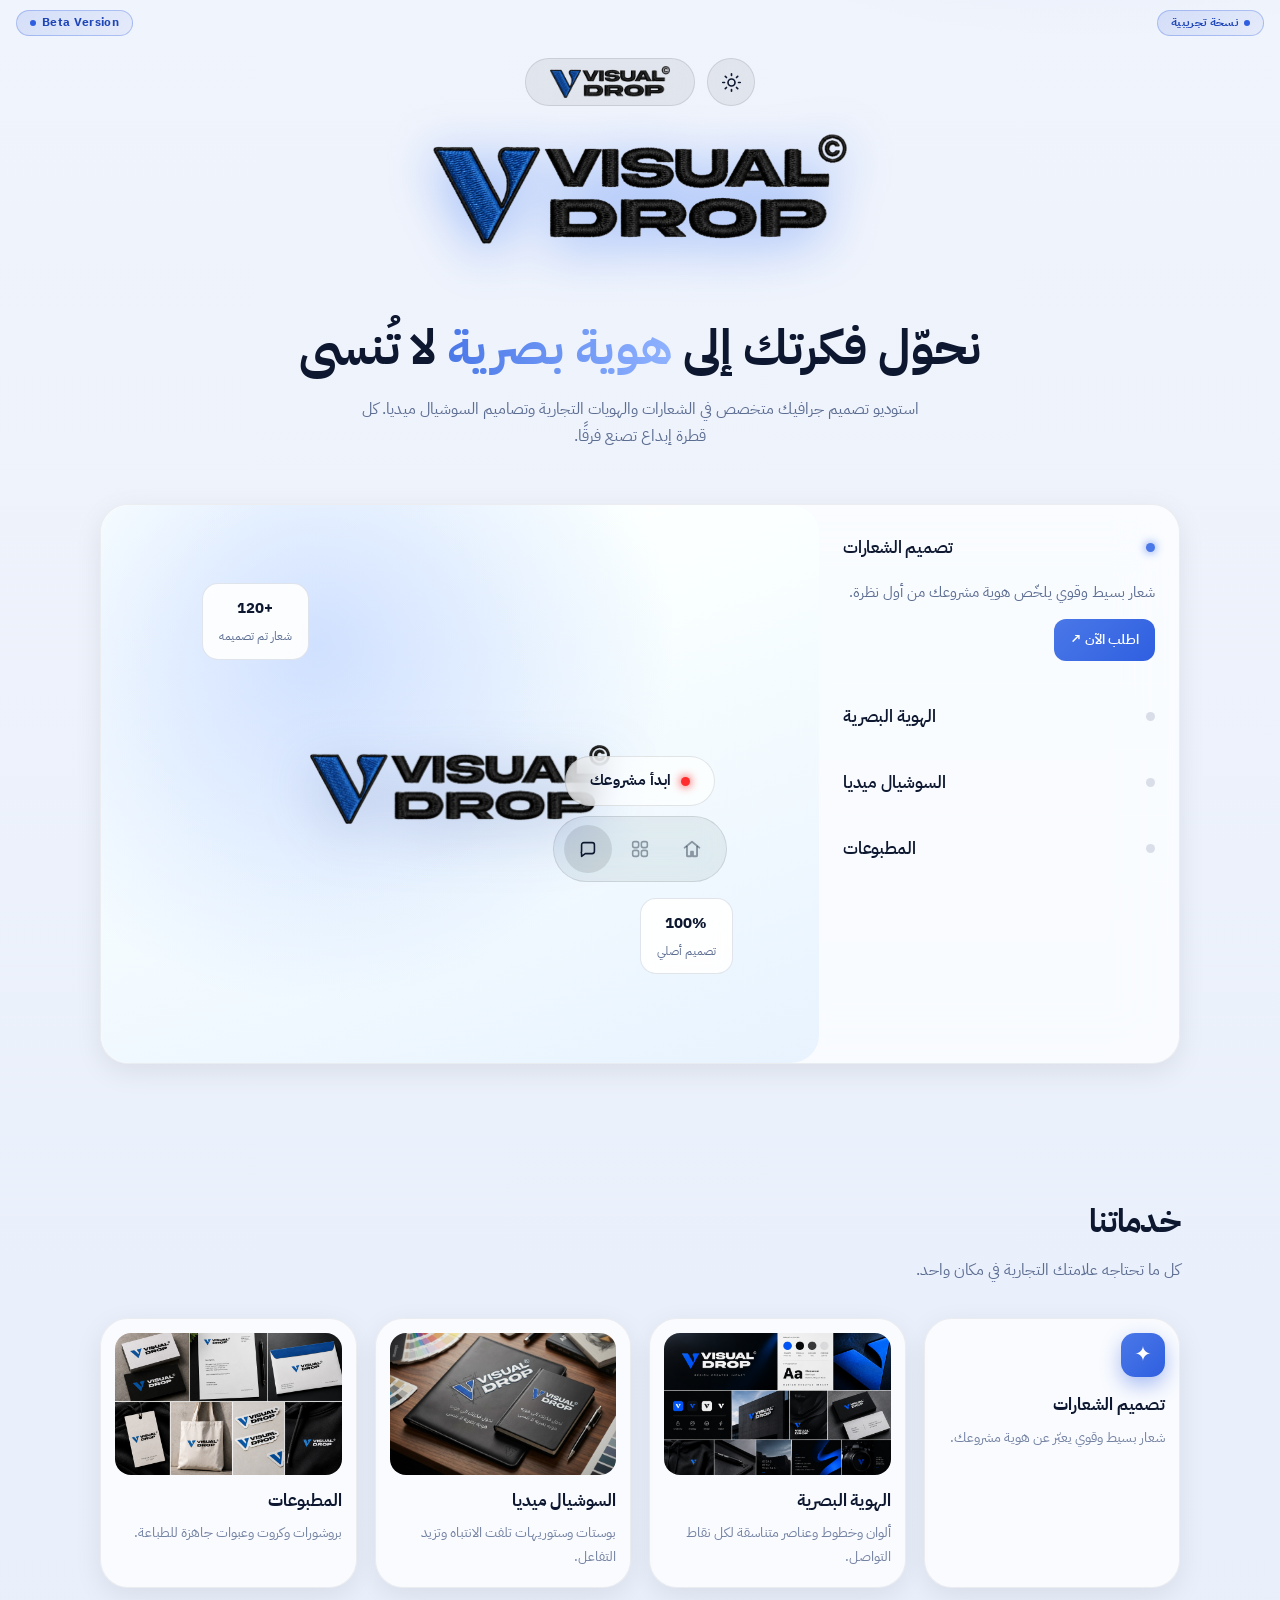
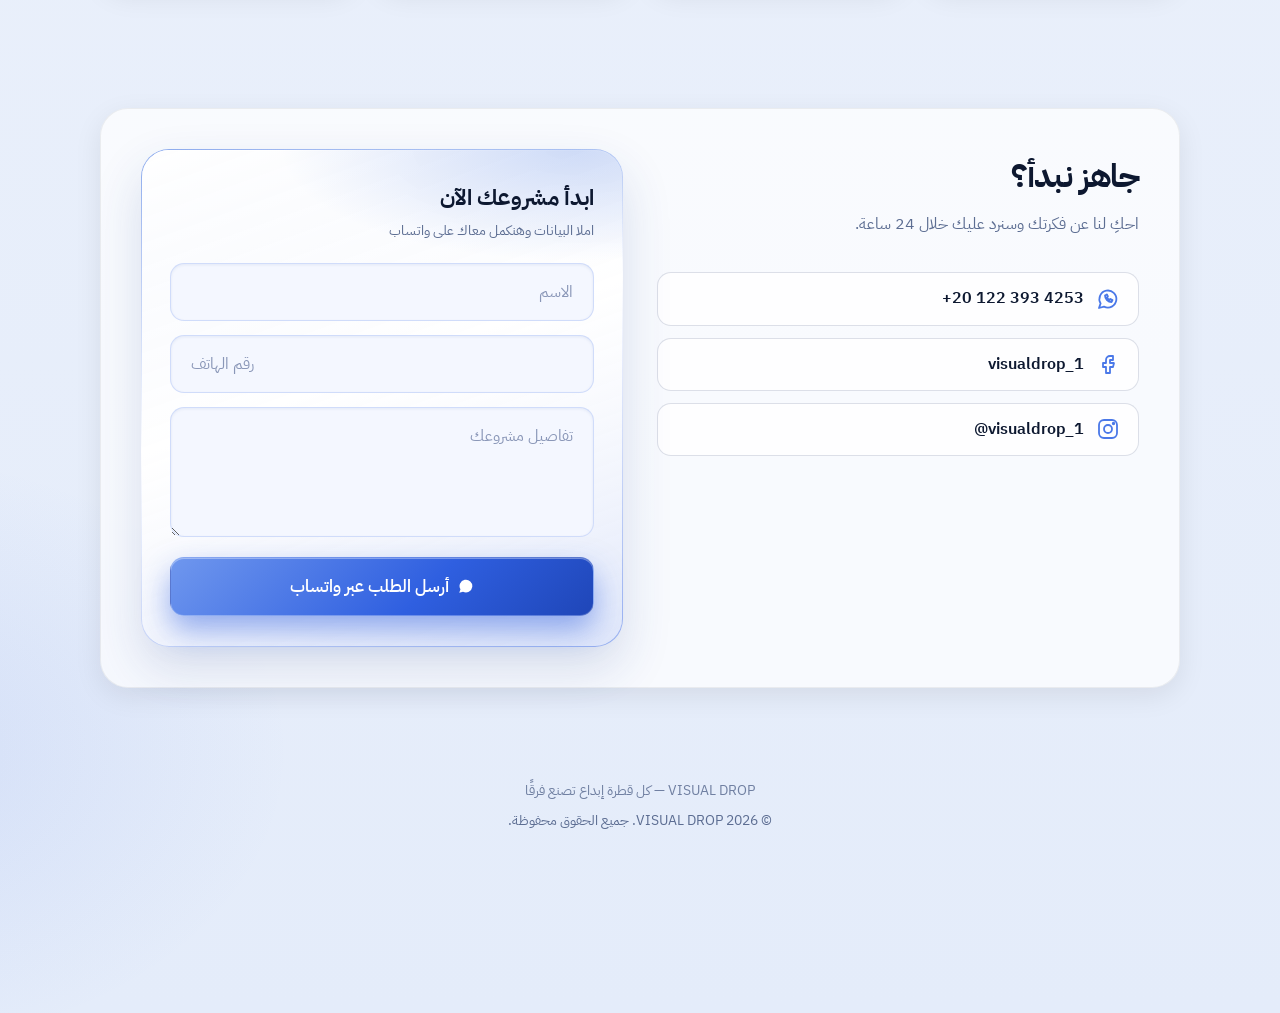
<file: index-28.html>
<!DOCTYPE html>
<html lang="ar" dir="rtl">
<head>
<meta charset="UTF-8">
<meta name="viewport" content="width=device-width, initial-scale=1, viewport-fit=cover">
<title>VISUAL DROP | استوديو جرافيك ديزاين</title>
<meta name="description" content="استوديو VISUAL DROP لتصميم الشعارات والهوية البصرية والسوشيال ميديا والمطبوعات.">
<meta name="theme-color" content="#0b1020">
<link rel="icon" href="image/logo.png">
<link rel="preconnect" href="https://fonts.googleapis.com">
<link rel="preconnect" href="https://fonts.gstatic.com" crossorigin>
<link rel="apple-touch-icon" sizes="180x180" href="image/apple-touch-icon.png">
<link rel="manifest" href="manifest.webmanifest">
<meta name="apple-mobile-web-app-title" content="VISUAL DROP">
<meta name="mobile-web-app-capable" content="yes">
<meta property="og:type" content="website">
<meta property="og:locale" content="ar_AR">
<meta property="og:title" content="VISUAL DROP | استوديو جرافيك ديزاين">
<meta property="og:description" content="تصميم شعارات وهوية بصرية وسوشيال ميديا ومطبوعات. كل قطرة إبداع تصنع فرقًا.">
<meta property="og:image" content="image/logo.png">
<meta name="twitter:card" content="summary">
<link href="https://fonts.googleapis.com/css2?family=IBM+Plex+Sans+Arabic:wght@400;500;600;700&display=swap" rel="stylesheet">
<style>
:root{
  --bg:#0b1020; --bg-2:#111833; --panel:rgba(255,255,255,.06); --panel-b:rgba(255,255,255,.14);
  --ink:#f3f6ff; --muted:#aab4d6;
  --blue:#2f5fe0; --blue-l:#5b86e5; --blue-d:#13245e;
  --shadow:0 20px 50px rgba(5,10,30,.5);
}
*{box-sizing:border-box;margin:0;padding:0}
html{scroll-behavior:smooth}
body{
  font-family:'IBM Plex Sans Arabic',system-ui,sans-serif;color:var(--ink);
  background:
    radial-gradient(900px 500px at 85% -10%, rgba(91,134,229,.28), transparent 60%),
    radial-gradient(700px 500px at -10% 90%, rgba(47,95,224,.22), transparent 60%),
    linear-gradient(180deg,var(--bg),var(--bg-2));
  min-height:100vh;overflow-x:hidden;line-height:1.7;
  padding-bottom:calc(78px + env(safe-area-inset-bottom,0px));
}
.glass{
  background:var(--panel);border:1px solid var(--panel-b);
  backdrop-filter:blur(16px) saturate(140%);-webkit-backdrop-filter:blur(16px) saturate(140%);
  box-shadow:var(--shadow), inset 0 1px 0 rgba(255,255,255,.08);border-radius:22px;
}
.wrap{max-width:1120px;margin:auto;padding:0 20px}

/* الهيدر */
header{
  position:sticky;top:0;z-index:30;padding:18px 20px 0;
  display:flex;align-items:center;justify-content:center;gap:12px;
}

nav.top{
  display:flex;align-items:center;gap:18px;padding:8px 10px 8px 8px;border-radius:999px;
}
nav.top .links{display:flex;align-items:center;gap:6px;padding-inline-start:4px}
nav.top .links a{
  color:var(--muted);text-decoration:none;font-weight:600;font-size:.88rem;
  padding:8px 14px;border-radius:999px;transition:background .2s,color .2s
}
nav.top .links a:hover{color:#fff;background:rgba(255,255,255,.08)}
.btn{
  display:inline-block;padding:11px 26px;border-radius:999px;font-weight:700;text-decoration:none;color:#fff;
  background:linear-gradient(135deg,var(--blue-l),var(--blue));border:1px solid rgba(255,255,255,.25);
  box-shadow:0 10px 24px rgba(47,95,224,.4);transition:transform .2s, box-shadow .2s;cursor:pointer;font-family:inherit;font-size:1rem
}
.btn:hover{transform:translateY(-2px);box-shadow:0 14px 30px rgba(47,95,224,.5)}
.btn.ghost{background:var(--panel);color:var(--ink);box-shadow:none;border-color:var(--panel-b)}
.btn-sm{padding:9px 18px;font-size:.85rem}


.logo-showcase{display:flex;justify-content:center;padding:34px 0 6px}
.big-logo{height:150px;width:auto;filter:drop-shadow(0 10px 26px rgba(10,85,245,.4))}
@media(max-width:520px){.big-logo{height:96px}}


.btn-top{
  display:inline-flex;align-items:center;gap:10px;padding:13px 32px;border-radius:999px;
  font-weight:800;font-size:1rem;text-decoration:none;color:#fff;letter-spacing:.2px;
  background:rgba(255,255,255,.1);
  border:1px solid rgba(255,255,255,.35);
  backdrop-filter:blur(14px) saturate(160%);-webkit-backdrop-filter:blur(14px) saturate(160%);
  box-shadow:0 10px 30px rgba(47,95,224,.3), inset 0 1px 0 rgba(255,255,255,.25);
  transition:transform .2s, box-shadow .2s, background .2s;
}
.btn-top:hover{transform:translateY(-2px) scale(1.02);background:rgba(255,255,255,.16);box-shadow:0 14px 36px rgba(47,95,224,.4), inset 0 1px 0 rgba(255,255,255,.3)}
.dot-pulse{width:8px;height:8px;border-radius:50%;background:#fff;box-shadow:0 0 0 0 rgba(255,255,255,.7);animation:pulse 1.8s infinite}
@keyframes pulse{0%{box-shadow:0 0 0 0 rgba(255,255,255,.6)}70%{box-shadow:0 0 0 8px rgba(255,255,255,0)}100%{box-shadow:0 0 0 0 rgba(255,255,255,0)}}

/* الهيرو - أكورديون زي المرجع */
.hero-top{padding:60px 0 20px;text-align:center}
.hero-top h1{font-size:clamp(2rem,5vw,3.2rem);font-weight:800;margin-bottom:12px}
.hero-top h1 span{background:linear-gradient(90deg,var(--blue-l),#8fb2ff);-webkit-background-clip:text;background-clip:text;color:transparent}
.hero-top p{color:var(--muted);max-width:560px;margin:auto}

.showcase{
  display:grid;grid-template-columns:360px 1fr;gap:0;overflow:hidden;min-height:560px;margin:34px 0 70px;
}
.acc{padding:10px}
.acc-item{border-bottom:1px solid var(--panel-b)}
.acc-item:last-child{border-bottom:none}
.acc-head{
  width:100%;background:none;border:none;color:var(--ink);text-align:right;font-family:inherit;
  display:flex;align-items:center;justify-content:space-between;padding:20px 14px;cursor:pointer;font-size:1.05rem;font-weight:700
}
.acc-head .dot{width:9px;height:9px;border-radius:50%;background:var(--panel-b);transition:background .25s}
.acc-item.on .acc-head .dot{background:var(--blue-l);box-shadow:0 0 10px var(--blue-l)}
.acc-item.on .acc-head{color:#fff}
.acc-body{max-height:0;overflow:hidden;transition:max-height .45s ease}
.acc-item.on .acc-body{max-height:260px}
.acc-body-in{padding:0 14px 22px}
.acc-body-in p{color:var(--muted);font-size:.92rem;margin-bottom:14px}
.acc-img{border-radius:14px;overflow:hidden;aspect-ratio:16/9;margin-bottom:14px;
  background:linear-gradient(135deg,var(--blue-d),var(--blue));display:flex;align-items:center;justify-content:center}
.acc-img svg{width:40%;height:40%;opacity:.85}
.mini-btn{
  display:inline-flex;align-items:center;gap:8px;padding:9px 16px;border-radius:12px;font-size:.88rem;font-weight:700;
  color:#fff;background:linear-gradient(135deg,var(--blue-l),var(--blue));text-decoration:none
}

.stage{position:relative;overflow:hidden}
.stage-bg{position:absolute;inset:0;transition:opacity .5s ease}
.stage-bg.s1{background:radial-gradient(circle at 30% 25%,rgba(91,134,229,.55),transparent 55%),
  linear-gradient(160deg,var(--blue-d),#0b1536)}
.stage-bg.s2{background:radial-gradient(circle at 70% 70%,rgba(91,134,229,.5),transparent 55%),
  linear-gradient(200deg,#0b1536,var(--blue-d))}
.stage-bg.s3{background:radial-gradient(circle at 50% 40%,rgba(143,178,255,.45),transparent 55%),
  linear-gradient(135deg,var(--blue-d),#101d4a)}
.stage-bg.s4{background:radial-gradient(circle at 25% 75%,rgba(47,95,224,.6),transparent 55%),
  linear-gradient(210deg,#0b1536,#152457)}
.stage-content{position:absolute;inset:0;display:flex;align-items:center;justify-content:center;opacity:0;transition:opacity .5s ease}
.stage-content.on{opacity:1}
.stage-content svg{width:46%;max-width:300px;height:auto;filter:drop-shadow(0 20px 40px rgba(0,0,0,.5))}
.pill{
  position:absolute;display:flex;flex-direction:column;align-items:center;gap:4px;padding:12px 16px;border-radius:16px;
  background:rgba(10,16,38,.65);border:1px solid rgba(255,255,255,.18);backdrop-filter:blur(8px);font-size:.75rem;color:var(--muted)
}
.pill b{color:#fff;font-size:.95rem}
.pill.p1{top:14%;left:14%} .pill.p2{bottom:16%;right:12%} .pill.p3{top:20%;right:16%} .pill.p4{bottom:20%;left:16%}


.reveal{opacity:0;transform:translateY(18px);transition:opacity .6s ease, transform .6s ease}
.reveal.in{opacity:1;transform:none}

/* الأقسام */
section{padding:60px 0;scroll-margin-top:90px}
.title{font-size:2rem;font-weight:800;margin-bottom:8px}
.sub{color:var(--muted);margin-bottom:34px}
.services{display:grid;grid-template-columns:repeat(4,1fr);gap:18px}
.service{padding:26px;transition:transform .25s}
.service:hover{transform:translateY(-6px)}
.service .ic{width:48px;height:48px;border-radius:14px;display:grid;place-items:center;font-size:1.3rem;margin-bottom:14px;color:#fff;
  background:linear-gradient(135deg,var(--blue-l),var(--blue));box-shadow:0 8px 20px rgba(47,95,224,.4)}
.service h3{font-size:1.1rem;margin-bottom:6px}
.service p{color:var(--muted);font-size:.95rem}

/* التواصل */
.contact{padding:40px;display:grid;grid-template-columns:1fr 1fr;gap:34px}
.links{display:grid;gap:12px;margin-top:6px}
.link{display:flex;align-items:center;gap:12px;padding:12px 18px;border-radius:16px;text-decoration:none;color:var(--ink);font-weight:600;
  background:rgba(255,255,255,.05);border:1px solid var(--panel-b);transition:transform .2s, background .2s}
.link:hover{transform:translateY(-2px);background:rgba(255,255,255,.09)}
.link svg{width:24px;height:24px;flex:none;fill:none;stroke:var(--blue-l);stroke-width:1.8;stroke-linecap:round;stroke-linejoin:round}
.link span{direction:ltr;unicode-bidi:embed}
form{display:grid;gap:14px}
input,textarea{
  width:100%;padding:14px 18px;border-radius:14px;color:var(--ink);font-family:inherit;font-size:1rem;
  background:rgba(255,255,255,.05);border:1px solid var(--panel-b);outline:none;transition:border-color .2s
}
input::placeholder,textarea::placeholder{color:#7c88ad}
input:focus,textarea:focus{border-color:var(--blue-l)}
textarea{min-height:120px;resize:vertical}
footer{text-align:center;color:var(--muted);padding:30px 0;font-size:.9rem}

/* شريط التنقل السفلي — قطعة واحدة بستايل موبايل + زجاج ضبابي */
.tabbar{
  position:fixed;z-index:40;left:0;right:0;
  bottom:0;
  display:flex;align-items:stretch;justify-content:space-around;
  gap:0;padding:8px 10px calc(8px + env(safe-area-inset-bottom,0px));
  width:100%;max-width:100%;
  border-radius:0;
  background:rgba(14,20,42,.55);
  border:none;
  border-top:1px solid rgba(255,255,255,.16);
  backdrop-filter:blur(24px) saturate(180%);
  -webkit-backdrop-filter:blur(24px) saturate(180%);
  box-shadow:0 -8px 32px rgba(0,0,0,.28), inset 0 1px 0 rgba(255,255,255,.1);
}
.tabbar a{
  flex:1;display:flex;flex-direction:column;align-items:center;justify-content:center;
  gap:3px;padding:8px 4px 6px;border-radius:16px;
  color:rgba(231,236,255,.65);text-decoration:none;font-size:.7rem;font-weight:700;
  transition:color .25s ease, background .25s ease, transform .2s ease;
  position:relative;min-width:0;
}
.tabbar a:active{transform:scale(.92)}
.tabbar svg{width:24px;height:24px;fill:none;stroke:currentColor;stroke-width:1.85;stroke-linecap:round;stroke-linejoin:round;transition:transform .25s, stroke-width .25s}
.tabbar a.on{
  color:#fff;
  background:transparent;
  box-shadow:none;
}
.tabbar a.on svg{transform:translateY(-1px);stroke-width:2.15}
/* نقطة/خط صغير تحت التاب النشط — ستايل موبايل */
.tabbar a.on::after{
  content:"";position:absolute;bottom:2px;left:50%;transform:translateX(-50%);
  width:16px;height:3px;border-radius:99px;
  background:linear-gradient(90deg,var(--blue-l),var(--blue));
  box-shadow:0 0 10px rgba(91,134,229,.6);
}

@media(max-width:860px){
  .showcase{grid-template-columns:1fr;min-height:auto}
  .stage{height:340px;order:-1}
  .services{grid-template-columns:1fr 1fr}
  
  .contact{grid-template-columns:1fr}
}
@media(max-width:720px){nav.top .links{display:none}}
@media(max-width:520px){.services{grid-template-columns:1fr}.brand{height:56px;padding:8px 18px}.btn-sm{padding:7px 14px;font-size:.78rem}}
@media(prefers-reduced-motion:reduce){*{animation:none!important;transition:none!important;scroll-behavior:auto!important}}
:focus-visible{outline:2px solid var(--blue-l);outline-offset:3px}
.btn:active, .btn-top:active, .link:active{transform:scale(.97)}

/* Light mode */
html.light{
  --bg:#f4f7ff; --bg-2:#e8eefc; --panel:rgba(255,255,255,.78); --panel-b:rgba(15,30,70,.12);
  --ink:#0f1a36; --muted:#5a6a90;
  --blue:#2f5fe0; --blue-l:#4a78e8; --blue-d:#1a3a9e;
  --shadow:0 20px 50px rgba(30,50,100,.12);
}
html.light body{
  background:
    radial-gradient(900px 500px at 85% -10%, rgba(91,134,229,.18), transparent 60%),
    radial-gradient(700px 500px at -10% 90%, rgba(47,95,224,.12), transparent 60%),
    linear-gradient(180deg,var(--bg),var(--bg-2));
}
html.light .pill{
  background:rgba(255,255,255,.82);border:1px solid rgba(15,30,70,.12);color:var(--muted)
}
html.light .pill b{color:var(--ink)}
html.light input,html.light textarea{
  background:rgba(255,255,255,.9);border-color:rgba(15,30,70,.14)
}
html.light input::placeholder,html.light textarea::placeholder{color:#8a97b8}
html.light .link{background:rgba(255,255,255,.7)}
html.light .link:hover{background:rgba(255,255,255,.95)}
html.light .tabbar{
  background:rgba(255,255,255,.62) !important;
  border:none !important;
  border-top:1px solid rgba(20,40,90,.12) !important;
  box-shadow:0 -8px 28px rgba(30,50,110,.12), inset 0 1px 0 rgba(255,255,255,.7) !important;
}
html.light .tabbar a{color:var(--muted)}
html.light .tabbar a.on{color:#fff}
html.light nav.top .links a:hover{color:var(--ink);background:rgba(15,30,70,.06)}
html.light .btn.ghost{color:var(--ink)}
html.light .stage-bg.s1,html.light .stage-bg.s2,html.light .stage-bg.s3,html.light .stage-bg.s4{
  filter:saturate(1.05) brightness(1.05);
}
html.light .acc-item.on .acc-head{color:var(--ink)}


/* زر تبديل الوضع */
.theme-toggle{
  width:42px;height:42px;border-radius:50%;border:1px solid var(--panel-b);
  background:var(--panel);color:var(--ink);cursor:pointer;display:grid;place-items:center;
  transition:transform .2s, background .2s, border-color .2s;flex:none;padding:0;
  box-shadow:inset 0 1px 0 rgba(255,255,255,.08)
}
.theme-toggle:hover{transform:scale(1.06);background:rgba(255,255,255,.1)}
.theme-toggle svg{width:20px;height:20px;fill:none;stroke:currentColor;stroke-width:1.8;stroke-linecap:round;stroke-linejoin:round}
.theme-toggle .icon-sun{display:none}
.theme-toggle .icon-moon{display:block}
html.light .theme-toggle .icon-sun{display:block}
html.light .theme-toggle .icon-moon{display:none}
html.light .theme-toggle:hover{background:rgba(15,30,70,.08)}


header .theme-toggle{
  background:rgba(255,255,255,.08);border:1px solid rgba(255,255,255,.2);
  backdrop-filter:blur(12px);-webkit-backdrop-filter:blur(12px);
  box-shadow:0 8px 20px rgba(0,0,0,.2)
}
html.light header .theme-toggle{
  background:rgba(255,255,255,.85);border:1px solid rgba(15,30,70,.12);
  box-shadow:0 8px 20px rgba(30,50,100,.1)
}

</style>

<style id="theme-overrides">

/* صور العروض في الـ stage */
.stage-img{
  width:78%;max-width:420px;height:auto;max-height:78%;
  object-fit:contain;border-radius:16px;
  box-shadow:0 20px 50px rgba(0,0,0,.45);
  filter:drop-shadow(0 12px 28px rgba(0,0,0,.35));
}
.stage-content{padding:18px}
/* صور داخل كروت الخدمات */
.service-media{
  width:100%;aspect-ratio:16/10;border-radius:14px;overflow:hidden;
  margin-bottom:14px;background:rgba(0,0,0,.2);
}
.service-media img{
  width:100%;height:100%;object-fit:cover;display:block;
  transition:transform .35s ease;
}
.service:hover .service-media img{transform:scale(1.05)}
.service{overflow:hidden}

/* Light mode: زر ابدأ مشروعك واضح */
html.light .btn-top{
  color:#0d1830 !important;
  background:rgba(255,255,255,.95) !important;
  border:1px solid rgba(20,40,90,.18) !important;
  box-shadow:0 10px 28px rgba(30,50,110,.14) !important;
}
html.light .btn-top .dot-pulse{
  background:#2f5fe0 !important;
  box-shadow:0 0 0 0 rgba(47,95,224,.45);
}
html.light a.btn-top,
html.light header .btn-top{
  color:#0d1830 !important;
}

/* ===== Dark / Light Mode (override) ===== */
html.light{
  --bg:#f0f4fc !important;
  --bg-2:#e4ecfa !important;
  --panel:rgba(255,255,255,.88) !important;
  --panel-b:rgba(20,40,90,.14) !important;
  --ink:#0d1830 !important;
  --muted:#5c6d92 !important;
  --blue:#2f5fe0 !important;
  --blue-l:#4a78e8 !important;
  --blue-d:#1a3a9e !important;
  --shadow:0 18px 44px rgba(30,50,110,.12) !important;
  color-scheme:light;
}
html:not(.light){color-scheme:dark}
html.light body{
  background:
    radial-gradient(900px 500px at 85% -10%, rgba(91,134,229,.16), transparent 60%),
    radial-gradient(700px 500px at -10% 90%, rgba(47,95,224,.10), transparent 60%),
    linear-gradient(180deg,#f0f4fc,#e4ecfa) !important;
  color:#0d1830 !important;
}
html.light .glass{
  background:rgba(255,255,255,.88) !important;
  border-color:rgba(20,40,90,.14) !important;
  box-shadow:0 18px 44px rgba(30,50,110,.12), inset 0 1px 0 rgba(255,255,255,.9) !important;
}
html.light .pill{
  background:rgba(255,255,255,.9) !important;
  border-color:rgba(20,40,90,.12) !important;
  color:#5c6d92 !important;
}
html.light .pill b{color:#0d1830 !important}
html.light input,html.light textarea{
  background:#fff !important;
  border-color:rgba(20,40,90,.16) !important;
  color:#0d1830 !important;
}
html.light input::placeholder,html.light textarea::placeholder{color:#8a97b8 !important}
html.light .link{
  background:rgba(255,255,255,.75) !important;
  color:#0d1830 !important;
}
html.light .link:hover{background:#fff !important}
html.light .tabbar{
  background:rgba(255,255,255,.62) !important;
  border:none !important;
  border-top:1px solid rgba(20,40,90,.12) !important;
  box-shadow:0 -8px 28px rgba(30,50,110,.12), inset 0 1px 0 rgba(255,255,255,.7) !important;
}
html.light .tabbar a{color:#5c6d92 !important}
html.light .tabbar a.on{color:var(--blue) !important;background:transparent !important}
html.light .tabbar a.on::after{
  background:linear-gradient(90deg,var(--blue-l),var(--blue)) !important;
}
html.light .acc-item.on .acc-head{color:#0d1830 !important}
html.light .acc-body-in p,
html.light .sub,
html.light .service p,
html.light footer{color:#5c6d92 !important}
html.light .title,html.light h1,html.light h2,html.light h3{color:#0d1830 !important}
html.light .btn.ghost{color:#0d1830 !important;background:rgba(255,255,255,.7)!important}

/* Theme toggle button - always visible */
.theme-toggle{
  width:44px;height:44px;border-radius:50%;
  border:1px solid rgba(255,255,255,.25);
  background:rgba(255,255,255,.12);
  color:#fff;cursor:pointer;
  display:inline-grid;place-items:center;
  transition:transform .2s, background .2s;
  flex:none;padding:0;position:relative;z-index:50;
  backdrop-filter:blur(12px);-webkit-backdrop-filter:blur(12px);
  box-shadow:0 8px 22px rgba(0,0,0,.25);
}
.theme-toggle:hover{transform:scale(1.08);background:rgba(255,255,255,.2)}
.theme-toggle svg{width:20px;height:20px;pointer-events:none}
.theme-toggle .icon-moon{display:block;fill:#fff;stroke:none}
.theme-toggle .icon-sun{display:none;fill:none;stroke:#0d1830;stroke-width:1.9;stroke-linecap:round;stroke-linejoin:round}
html.light .theme-toggle{
  background:rgba(255,255,255,.95);
  border-color:rgba(20,40,90,.15);
  color:#0d1830;
  box-shadow:0 8px 22px rgba(30,50,110,.12);
}
html.light .theme-toggle .icon-moon{display:none}
html.light .theme-toggle .icon-sun{display:block}

/* Ensure reveal sections become visible */
.reveal.in, section.reveal.in{opacity:1 !important;transform:none !important}
/* Safety: if JS fails, still show after short delay via animation fallback */
@keyframes revealFallback{to{opacity:1;transform:none}}
.reveal{animation:revealFallback .01s 2.5s forwards}

header{
  display:flex !important;
  align-items:center;
  justify-content:center;
  gap:12px;
  flex-wrap:wrap;
}
</style>
<script>
/* Apply theme ASAP before paint */
(function(){
  try{
    var k='vd-theme', s=localStorage.getItem(k);
    if(s==='light') document.documentElement.classList.add('light');
    else if(s==='dark') document.documentElement.classList.remove('light');
    else if(window.matchMedia && matchMedia('(prefers-color-scheme: light)').matches)
      document.documentElement.classList.add('light');
  }catch(e){}
})();
</script>


<style id="ios-style">
/* ===== iOS-inspired polish ===== */
:root{
  --ios-radius:20px;
  --ios-radius-lg:28px;
}
body{
  font-family:'IBM Plex Sans Arabic',-apple-system,BlinkMacSystemFont,system-ui,sans-serif !important;
  -webkit-font-smoothing:antialiased;
  -webkit-tap-highlight-color:transparent;
}
.glass{
  border-radius:var(--ios-radius-lg) !important;
  background:rgba(255,255,255,.08) !important;
  border:1px solid rgba(255,255,255,.12) !important;
  box-shadow:0 8px 32px rgba(0,0,0,.22) !important;
  backdrop-filter:blur(28px) saturate(180%) !important;
  -webkit-backdrop-filter:blur(28px) saturate(180%) !important;
}
html.light .glass{
  background:rgba(255,255,255,.72) !important;
  border:1px solid rgba(0,0,0,.06) !important;
  box-shadow:0 8px 28px rgba(0,0,0,.08) !important;
}
.service{
  padding:14px 14px 18px !important;
  border-radius:var(--ios-radius-lg) !important;
}
.service-media{
  border-radius:16px !important;
  aspect-ratio:16/10 !important;
  background:rgba(0,0,0,.25) !important;
  overflow:hidden !important;
  margin-bottom:12px !important;
}
.service-media img{
  width:100% !important;height:100% !important;
  object-fit:cover !important;display:block !important;
}
.service h3{font-size:1.05rem !important;font-weight:700 !important;letter-spacing:-.01em}
.service p{font-size:.88rem !important;opacity:.85}
.service .ic{
  border-radius:14px !important;
  width:44px !important;height:44px !important;
}
/* Stage images */
.stage-img{
  width:86% !important;max-width:440px !important;
  border-radius:18px !important;
  object-fit:contain !important;
  box-shadow:0 16px 48px rgba(0,0,0,.4) !important;
}
.stage{border-radius:var(--ios-radius-lg);overflow:hidden}
/* Header CTA - iOS pill */
.btn-top{
  border-radius:999px !important;
  font-weight:600 !important;
  letter-spacing:-.01em !important;
  backdrop-filter:blur(20px) saturate(180%) !important;
  -webkit-backdrop-filter:blur(20px) saturate(180%) !important;
}
.theme-toggle{
  border-radius:50% !important;
  backdrop-filter:blur(20px) !important;
  -webkit-backdrop-filter:blur(20px) !important;
}
/* iOS tab bar */
.tabbar{
  border-radius:0 !important;
  background:rgba(10,14,28,.72) !important;
  border-top:0.5px solid rgba(255,255,255,.14) !important;
  backdrop-filter:blur(40px) saturate(200%) !important;
  -webkit-backdrop-filter:blur(40px) saturate(200%) !important;
  box-shadow:none !important;
  padding:6px 8px calc(6px + env(safe-area-inset-bottom,0px)) !important;
}
html.light .tabbar{
  background:rgba(255,255,255,.78) !important;
  border-top:0.5px solid rgba(0,0,0,.08) !important;
}
.tabbar a{
  font-size:.64rem !important;
  font-weight:500 !important;
  letter-spacing:-.01em !important;
  gap:2px !important;
  padding:6px 2px 4px !important;
  border-radius:12px !important;
}
.tabbar a.on{
  color:#5b86e5 !important;
  background:transparent !important;
}
html.light .tabbar a.on{color:#2f5fe0 !important}
.tabbar a.on::after{
  width:4px !important;height:4px !important;
  bottom:1px !important;
  background:currentColor !important;
  box-shadow:none !important;
}
.tabbar svg{width:26px !important;height:26px !important;stroke-width:1.7 !important}
.tabbar a.on svg{stroke-width:2 !important;transform:none !important}
/* Accordion iOS */
.acc-item{border-bottom:0.5px solid rgba(255,255,255,.1) !important}
.acc-head{font-weight:600 !important;letter-spacing:-.01em}
.mini-btn{border-radius:12px !important;font-weight:600 !important}
/* Inputs iOS */
input,textarea{
  border-radius:14px !important;
  border:0.5px solid rgba(255,255,255,.12) !important;
  background:rgba(255,255,255,.06) !important;
  font-size:16px !important; /* prevents iOS zoom on focus */
}
html.light input,html.light textarea{
  background:rgba(0,0,0,.04) !important;
  border:0.5px solid rgba(0,0,0,.08) !important;
}
.btn{
  border-radius:14px !important;
  font-weight:600 !important;
}
.link{border-radius:14px !important}
.title{letter-spacing:-.02em !important;font-weight:800 !important}
/* Safe spacing for notched phones */
header{padding-top:max(14px, env(safe-area-inset-top,0px)) !important}
</style>


<style id="final-polish">
/* زر ابدأ مشروعك — شفاف أكتر + مدوّر أكتر */
.btn-top,
a.btn-top,
header .btn-top{
  border-radius:999px !important;
  padding:12px 28px !important;
  background:rgba(255,255,255,.08) !important;
  border:1px solid rgba(255,255,255,.22) !important;
  color:#fff !important;
  font-weight:650 !important;
  letter-spacing:-.01em !important;
  backdrop-filter:blur(24px) saturate(180%) !important;
  -webkit-backdrop-filter:blur(24px) saturate(180%) !important;
  box-shadow:0 4px 20px rgba(0,0,0,.12), inset 0 1px 0 rgba(255,255,255,.15) !important;
  transition:background .25s, transform .2s, border-color .25s !important;
}
.btn-top:hover,
a.btn-top:hover{
  background:rgba(255,255,255,.14) !important;
  border-color:rgba(255,255,255,.35) !important;
  transform:translateY(-1px) !important;
}
html.light .btn-top,
html.light a.btn-top,
html.light header .btn-top{
  background:rgba(255,255,255,.45) !important;
  border:1px solid rgba(0,0,0,.08) !important;
  color:#0d1830 !important;
  box-shadow:0 4px 18px rgba(0,0,0,.06), inset 0 1px 0 rgba(255,255,255,.8) !important;
}
html.light .btn-top:hover{
  background:rgba(255,255,255,.7) !important;
}

/* زر الثيم — نفس الشفافية */
.theme-toggle{
  background:rgba(255,255,255,.08) !important;
  border:1px solid rgba(255,255,255,.22) !important;
  backdrop-filter:blur(24px) saturate(180%) !important;
  -webkit-backdrop-filter:blur(24px) saturate(180%) !important;
  box-shadow:inset 0 1px 0 rgba(255,255,255,.12) !important;
}
html.light .theme-toggle{
  background:rgba(255,255,255,.45) !important;
  border:1px solid rgba(0,0,0,.08) !important;
}

/* الشريط السفلي — أيقونات أوضح */
.tabbar{
  background:rgba(8,12,24,.65) !important;
  backdrop-filter:blur(40px) saturate(200%) !important;
  -webkit-backdrop-filter:blur(40px) saturate(200%) !important;
  border-top:0.5px solid rgba(255,255,255,.12) !important;
  padding:8px 6px calc(8px + env(safe-area-inset-bottom,0px)) !important;
}
.tabbar a{
  gap:4px !important;
  padding:8px 4px 6px !important;
  color:rgba(255,255,255,.45) !important;
  font-size:.62rem !important;
  font-weight:500 !important;
}
.tabbar a.on{
  color:#6b9fff !important;
}
.tabbar svg{
  width:24px !important;
  height:24px !important;
  stroke-width:1.6 !important;
}
.tabbar a.on svg{
  stroke-width:2 !important;
}
.tabbar a.on::after{
  width:5px !important;
  height:5px !important;
  border-radius:50% !important;
  bottom:2px !important;
  background:currentColor !important;
  box-shadow:0 0 8px currentColor !important;
}
html.light .tabbar{
  background:rgba(255,255,255,.72) !important;
  border-top:0.5px solid rgba(0,0,0,.06) !important;
}
html.light .tabbar a{color:rgba(0,0,0,.35) !important}
html.light .tabbar a.on{color:#2f5fe0 !important}
</style>


<style id="tabbar-v2">
/* شريط سفلي جديد — أيقونات فقط + شفاف زي زر ابدأ مشروعك */
.tabbar{
  position:fixed !important;
  z-index:40 !important;
  left:50% !important;
  right:auto !important;
  transform:translateX(-50%) !important;
  bottom:calc(18px + env(safe-area-inset-bottom,0px)) !important;
  width:auto !important;
  max-width:none !important;
  display:flex !important;
  align-items:center !important;
  justify-content:center !important;
  gap:4px !important;
  padding:8px 10px !important;
  border-radius:999px !important;
  background:rgba(255,255,255,.08) !important;
  border:1px solid rgba(255,255,255,.22) !important;
  backdrop-filter:blur(14px) saturate(160%) !important;
  -webkit-backdrop-filter:blur(14px) saturate(160%) !important;
  box-shadow:0 8px 28px rgba(0,0,0,.2), inset 0 1px 0 rgba(255,255,255,.12) !important;
}
.tabbar a{
  flex:none !important;
  width:48px !important;
  height:48px !important;
  display:grid !important;
  place-items:center !important;
  padding:0 !important;
  margin:0 !important;
  border-radius:50% !important;
  color:rgba(255,255,255,.55) !important;
  background:transparent !important;
  text-decoration:none !important;
  font-size:0 !important;
  line-height:0 !important;
  gap:0 !important;
  transition:color .22s ease, background .22s ease, transform .18s ease !important;
  position:relative !important;
}
.tabbar a:active{transform:scale(.9) !important}
.tabbar svg{
  width:22px !important;
  height:22px !important;
  stroke-width:1.75 !important;
  display:block !important;
}
.tabbar a.on{
  color:#fff !important;
  background:rgba(255,255,255,.14) !important;
  box-shadow:none !important;
}
.tabbar a.on svg{stroke-width:2.1 !important;transform:none !important}
.tabbar a.on::after{display:none !important;content:none !important}

html.light .tabbar{
  background:rgba(255,255,255,.45) !important;
  border:1px solid rgba(0,0,0,.08) !important;
  box-shadow:0 8px 24px rgba(0,0,0,.08), inset 0 1px 0 rgba(255,255,255,.7) !important;
  backdrop-filter:blur(14px) saturate(160%) !important;
  -webkit-backdrop-filter:blur(14px) saturate(160%) !important;
}
html.light .tabbar a{color:rgba(13,24,48,.4) !important}
html.light .tabbar a.on{
  color:#0d1830 !important;
  background:rgba(255,255,255,.7) !important;
}
</style>


<style id="flat-bars">
/* إزالة البيفل من الزر العلوي + الثيم + الشريط السفلي */
.btn-top,
a.btn-top,
header .btn-top{
  background:rgba(255,255,255,.1) !important;
  border:none !important;
  box-shadow:none !important;
  backdrop-filter:blur(12px) !important;
  -webkit-backdrop-filter:blur(12px) !important;
}
.btn-top:hover,
a.btn-top:hover{
  background:rgba(255,255,255,.16) !important;
  box-shadow:none !important;
  border:none !important;
}
html.light .btn-top,
html.light a.btn-top,
html.light header .btn-top{
  background:rgba(0,0,0,.06) !important;
  border:none !important;
  box-shadow:none !important;
  color:#0d1830 !important;
}
html.light .btn-top:hover{
  background:rgba(0,0,0,.1) !important;
}

.theme-toggle{
  background:rgba(255,255,255,.1) !important;
  border:none !important;
  box-shadow:none !important;
  backdrop-filter:blur(12px) !important;
  -webkit-backdrop-filter:blur(12px) !important;
}
html.light .theme-toggle{
  background:rgba(0,0,0,.06) !important;
  border:none !important;
  box-shadow:none !important;
}

.tabbar{
  background:rgba(255,255,255,.1) !important;
  border:none !important;
  box-shadow:none !important;
  backdrop-filter:blur(12px) !important;
  -webkit-backdrop-filter:blur(12px) !important;
}
.tabbar a.on{
  background:rgba(255,255,255,.16) !important;
  box-shadow:none !important;
  border:none !important;
}
.tabbar a.on::after{display:none !important;content:none !important}

html.light .tabbar{
  background:rgba(0,0,0,.06) !important;
  border:none !important;
  box-shadow:none !important;
}
html.light .tabbar a.on{
  background:rgba(0,0,0,.1) !important;
  box-shadow:none !important;
}
</style>


<style id="light-stroke">
/* ستروك خفيف جدًا للبار العلوي والسفلي */
.btn-top,
a.btn-top,
header .btn-top{
  border:1px solid rgba(255,255,255,.18) !important;
  box-shadow:none !important;
}
.theme-toggle{
  border:1px solid rgba(255,255,255,.18) !important;
  box-shadow:none !important;
}
.tabbar{
  border:1px solid rgba(255,255,255,.18) !important;
  box-shadow:none !important;
}
html.light .btn-top,
html.light a.btn-top,
html.light header .btn-top,
html.light .theme-toggle,
html.light .tabbar{
  border:1px solid rgba(0,0,0,.1) !important;
}
/* تأكيد ظهور اللوجو في مكانه تحت الهيدر */
.logo-showcase{
  display:flex !important;
  justify-content:center !important;
  padding:28px 0 8px !important;
}
.big-logo{
  display:block !important;
  height:150px !important;
  width:auto !important;
  max-width:90vw !important;
  object-fit:contain !important;
}
@media(max-width:520px){
  .big-logo{height:96px !important}
}
</style>

<style id="logo-swap">
.logo-light{display:none !important}
html.light .logo-dark{display:none !important}
html.light .logo-light{display:block !important}
html.light.no-ll .logo-dark{display:block !important}
img.big-logo{height:110px !important;width:auto !important;max-width:90vw !important}
@media(max-width:520px){img.big-logo{height:74px !important}}
.stage-logo{width:46%;max-width:300px;height:auto;filter:drop-shadow(0 20px 40px rgba(0,0,0,.5))}
html.light .stage-logo.logo-light{filter:drop-shadow(0 14px 28px rgba(30,60,140,.25))}
html.light .stage-bg.s1{
  background:radial-gradient(circle at 30% 25%,rgba(91,134,229,.28),transparent 55%),
             linear-gradient(160deg,#f7f9ff,#dde7ff) !important;
}
.hero-top h1{white-space:nowrap !important;font-size:clamp(1.05rem,5.3vw,3rem) !important;line-height:1.5 !important;font-weight:700 !important}
@media(max-width:360px){.hero-top h1{font-size:5vw !important}}
</style>
<style id="beta-header">
/* شارات النسخة التجريبية + لوجو داخل زر ابدأ مشروعك */
header{padding-top:calc(max(14px, env(safe-area-inset-top,0px)) + 20px) !important}
.beta-tag{
  position:absolute;top:max(8px, env(safe-area-inset-top,0px));
  font-size:.68rem;font-weight:700;letter-spacing:.02em;line-height:1;
  padding:5px 10px;border-radius:999px;color:var(--ink);
  background:rgba(255,255,255,.1);border:1px solid rgba(255,255,255,.18);
  backdrop-filter:blur(12px);-webkit-backdrop-filter:blur(12px);
  pointer-events:none;white-space:nowrap;
}
.beta-tag.ar{right:14px}
.beta-tag.en{left:14px;direction:ltr}
html.light .beta-tag{color:#0d1830;background:rgba(0,0,0,.06);border-color:rgba(0,0,0,.1)}
header .btn-top{
  gap:12px !important;padding:9px 26px 9px 20px !important;min-height:52px;
}
header .btn-top .pill-logo{height:32px;width:auto;max-width:96px;object-fit:contain;display:block;flex:none}
header .btn-top .pill-logo.logo-light{display:none !important}
html.light header .btn-top .pill-logo.logo-dark{display:none !important}
html.light header .btn-top .pill-logo.logo-light{display:block !important}
html.light.no-ll header .btn-top .pill-logo.logo-dark{display:block !important}
@media(max-width:380px){
  header .btn-top{padding:8px 18px 8px 14px !important;gap:9px !important}
  header .btn-top .pill-logo{height:28px}
}
</style>
<style id="header-size-fix">
header{padding-top:calc(max(14px, env(safe-area-inset-top,0px)) + 34px) !important;gap:10px !important}
.beta-tag{font-size:.64rem !important;padding:4px 9px !important;top:max(8px, env(safe-area-inset-top,0px)) !important}
header .theme-toggle{width:36px !important;height:36px !important}
header .theme-toggle svg{width:17px !important;height:17px !important}
header .btn-top{
  min-height:36px !important;height:36px;padding:0 16px 0 12px !important;gap:8px !important;
  font-size:.82rem !important;font-weight:600 !important;line-height:1;
}
header .btn-top .pill-logo{height:22px !important;max-width:70px !important}
header .btn-top .dot-pulse{width:6px;height:6px}
@media(max-width:380px){
  header .btn-top{padding:0 13px 0 10px !important;font-size:.78rem !important}
  header .btn-top .pill-logo{height:20px !important}
}
</style>
<style id="pill-stacked">
header .btn-top{
  flex-direction:column !important;justify-content:center !important;align-items:center !important;
  height:auto !important;min-height:0 !important;gap:3px !important;
  padding:8px 22px 9px !important;border-radius:22px !important;text-align:center;line-height:1.2 !important;
}
header .btn-top .pill-logo{height:30px !important;max-width:110px !important}
header .btn-top .dot-pulse{display:none !important}
header .btn-top{font-size:.8rem !important}
@media(max-width:380px){
  header .btn-top{padding:7px 18px 8px !important}
  header .btn-top .pill-logo{height:26px !important}
}
</style>
<style id="logo-bar-and-cta">
/* البار العلوي: لوجو + زرار الثيم */
.hdr-logo{
  display:inline-flex;align-items:center;justify-content:center;height:36px;padding:0 18px;border-radius:999px;
  background:rgba(255,255,255,.1);border:1px solid rgba(255,255,255,.18);
  backdrop-filter:blur(12px);-webkit-backdrop-filter:blur(12px);text-decoration:none;
}
html.light .hdr-logo{background:rgba(0,0,0,.06);border-color:rgba(0,0,0,.1)}
.hdr-logo .pill-logo{height:24px;width:auto;max-width:90px;object-fit:contain;display:block}
.hdr-logo .pill-logo.logo-light{display:none !important}
html.light .hdr-logo .pill-logo.logo-dark{display:none !important}
html.light .hdr-logo .pill-logo.logo-light{display:block !important}
html.light.no-ll .hdr-logo .pill-logo.logo-dark{display:block !important}

/* زرار ابدأ مشروعك فوق البار السفلي */
.cta-float{
  position:fixed;z-index:41;left:50%;transform:translateX(-50%);
  bottom:calc(18px + 64px + 12px + env(safe-area-inset-bottom,0px));
  display:inline-flex;align-items:center;gap:10px;white-space:nowrap;
  padding:11px 24px;border-radius:999px;text-decoration:none;
  font-family:inherit;font-weight:700;font-size:.95rem;color:#fff;
  background:rgba(255,255,255,.12);border:1px solid rgba(255,255,255,.2);
  backdrop-filter:blur(14px) saturate(160%);-webkit-backdrop-filter:blur(14px) saturate(160%);
  transition:background .2s, transform .2s;
}
.cta-float:hover{background:rgba(255,255,255,.18)}
.cta-float:active{transform:translateX(-50%) scale(.97)}
html.light .cta-float{color:#0d1830;background:rgba(255,255,255,.7);border-color:rgba(0,0,0,.1)}
.rec-dot{
  width:9px;height:9px;border-radius:50%;background:#ff2d2d;flex:none;
  box-shadow:0 0 8px 1px rgba(255,45,45,.8);animation:recBlink 1.1s ease-in-out infinite;
}
@keyframes recBlink{0%,100%{opacity:1;box-shadow:0 0 10px 2px rgba(255,45,45,.85)}50%{opacity:.15;box-shadow:0 0 0 0 rgba(255,45,45,0)}}
body{padding-bottom:calc(150px + env(safe-area-inset-bottom,0px)) !important}
</style>
<style id="header-bigger">
header{padding-top:calc(max(14px, env(safe-area-inset-top,0px)) + 44px) !important;gap:12px !important}
.hdr-logo{height:48px !important;padding:0 24px !important}
.hdr-logo .pill-logo{height:34px !important;max-width:120px !important}
header .theme-toggle{width:48px !important;height:48px !important}
header .theme-toggle svg{width:21px !important;height:21px !important}
.beta-tag{
  top:max(10px, env(safe-area-inset-top,0px)) !important;
  font-size:.72rem !important;font-weight:700 !important;letter-spacing:.03em !important;
  padding:6px 13px !important;border-radius:999px !important;
  display:inline-flex;align-items:center;gap:6px;
  color:#cfe0ff !important;
  background:linear-gradient(135deg,rgba(91,134,229,.28),rgba(47,95,224,.14)) !important;
  border:1px solid rgba(143,178,255,.4) !important;
}
.beta-tag::before{content:"";width:6px;height:6px;border-radius:50%;background:#8fb2ff;flex:none}
.beta-tag.ar{right:16px !important}
.beta-tag.en{left:16px !important}
html.light .beta-tag{
  color:#1f46b8 !important;
  background:linear-gradient(135deg,rgba(47,95,224,.14),rgba(47,95,224,.06)) !important;
  border-color:rgba(47,95,224,.3) !important;
}
html.light .beta-tag::before{background:#2f5fe0}
@media(max-width:380px){
  .hdr-logo{height:44px !important;padding:0 18px !important}
  .hdr-logo .pill-logo{height:30px !important}
  header .theme-toggle{width:44px !important;height:44px !important}
}
</style>
</head>
<body>

<header>
<span class="beta-tag ar">نسخة تجريبية</span>
<span class="beta-tag en">Beta Version</span>
<button type="button" class="theme-toggle" id="themeToggle" aria-label="تبديل الوضع الفاتح والداكن" title="الوضع الفاتح / الداكن">
      <svg class="icon-moon" viewBox="0 0 24 24" aria-hidden="true"><path d="M21 14.5A8.5 8.5 0 1 1 9.5 3 7 7 0 0 0 21 14.5z"/></svg>
      <svg class="icon-sun" viewBox="0 0 24 24" aria-hidden="true"><circle cx="12" cy="12" r="4"/><path d="M12 2v2M12 20v2M4.9 4.9l1.4 1.4M17.7 17.7l1.4 1.4M2 12h2M20 12h2M4.9 19.1l1.4-1.4M17.7 6.3l1.4-1.4"/></svg>
    </button>
  <a class="hdr-logo" href="#top" aria-label="VISUAL DROP">
    <img src="image/logo.png" alt="VISUAL DROP" class="pill-logo logo-dark">
    <img src="image/logo-light.png" alt="VISUAL DROP" class="pill-logo logo-light" onerror="this.remove();document.documentElement.classList.add('no-ll')">
  </a>
</header>

<main class="wrap" id="top">
  <div class="logo-showcase">
    <img src="image/logo.png" alt="VISUAL DROP" class="big-logo logo-dark">
    <img src="image/logo-light.png" alt="VISUAL DROP" class="big-logo logo-light" onerror="this.remove();document.documentElement.classList.add('no-ll')">
  </div>
  <div class="hero-top">
    <h1>نحوّل فكرتك إلى <span>هوية بصرية</span> لا تُنسى</h1>
    <p>استوديو تصميم جرافيك متخصص في الشعارات والهويات التجارية وتصاميم السوشيال ميديا. كل قطرة إبداع تصنع فرقًا.</p>
  </div>

  <div class="glass showcase" id="showcase">
    <div class="acc">
      <div class="acc-item on" data-stage="1">
        <button class="acc-head"><span class="dot"></span><span>تصميم الشعارات</span></button>
        <div class="acc-body"><div class="acc-body-in">
          <p>شعار بسيط وقوي يلخّص هوية مشروعك من أول نظرة.</p>
          <a class="mini-btn" href="#contact">اطلب الآن ↗</a>
        </div></div>
      </div>
      <div class="acc-item" data-stage="2">
        <button class="acc-head"><span class="dot"></span><span>الهوية البصرية</span></button>
        <div class="acc-body"><div class="acc-body-in">
          <p>ألوان وخطوط وعناصر متناسقة على كل نقاط التواصل مع عملائك.</p>
          <a class="mini-btn" href="#contact">اطلب الآن ↗</a>
        </div></div>
      </div>
      <div class="acc-item" data-stage="3">
        <button class="acc-head"><span class="dot"></span><span>السوشيال ميديا</span></button>
        <div class="acc-body"><div class="acc-body-in">
          <p>بوستات وستوريهات تلفت الانتباه وتزيد التفاعل على حساباتك.</p>
          <a class="mini-btn" href="#contact">اطلب الآن ↗</a>
        </div></div>
      </div>
      <div class="acc-item" data-stage="4">
        <button class="acc-head"><span class="dot"></span><span>المطبوعات</span></button>
        <div class="acc-body"><div class="acc-body-in">
          <p>بروشورات وكروت وعبوات منتجات جاهزة للطباعة باحترافية.</p>
          <a class="mini-btn" href="#contact">اطلب الآن ↗</a>
        </div></div>
      </div>
    </div>

    <div class="stage">
      <div class="stage-bg s1" id="bg1"></div>
      <div class="stage-bg s2" id="bg2" style="opacity:0"></div>
      <div class="stage-bg s3" id="bg3" style="opacity:0"></div>
      <div class="stage-bg s4" id="bg4" style="opacity:0"></div>

      <div class="stage-content on" data-c="1">
        <img class="logo-dark stage-logo" src="image/logo.png" alt="VISUAL DROP">
        <img class="logo-light stage-logo" src="image/logo-light.png" alt="VISUAL DROP" onerror="this.remove();document.documentElement.classList.add('no-ll')">
        <div class="pill p1"><b>+120</b>شعار تم تصميمه</div>
        <div class="pill p2"><b>100%</b>تصميم أصلي</div>
      </div>
      <div class="stage-content" data-c="2">
        <img class="stage-img" loading="lazy" decoding="async" src="image/identity.png" alt="الهوية البصرية - VISUAL DROP">
        <div class="pill p3"><b>+40</b>هوية متكاملة</div>
        <div class="pill p4"><b>24h</b>سرعة الرد</div>
      </div>
      <div class="stage-content" data-c="3">
        <img class="stage-img" loading="lazy" decoding="async" src="image/social.png" alt="السوشيال ميديا - VISUAL DROP">
        <div class="pill p1"><b>+300</b>بوست مصمم</div>
        <div class="pill p2"><b>↑</b>نمو تفاعل</div>
      </div>
      <div class="stage-content" data-c="4">
        <img class="stage-img" loading="lazy" decoding="async" src="image/prints.png" alt="المطبوعات - VISUAL DROP">
        <div class="pill p3"><b>+80</b>تصميم مطبوع</div>
        <div class="pill p4"><b>طباعة</b>جاهزة للتسليم</div>
      </div>
    </div>
  </div>

  <section id="services" class="reveal in">
    <h2 class="title">خدماتنا</h2>
    <p class="sub">كل ما تحتاجه علامتك التجارية في مكان واحد.</p>
    <div class="services">
      <div class="glass service"><div class="ic">✦</div><h3>تصميم الشعارات</h3><p>شعار بسيط وقوي يعبّر عن هوية مشروعك.</p></div>
      <div class="glass service">
        <div class="service-media"><img loading="lazy" decoding="async" src="image/identity.png" alt="الهوية البصرية"></div>
        <h3>الهوية البصرية</h3><p>ألوان وخطوط وعناصر متناسقة لكل نقاط التواصل.</p>
      </div>
      <div class="glass service">
        <div class="service-media"><img loading="lazy" decoding="async" src="image/social.png" alt="السوشيال ميديا"></div>
        <h3>السوشيال ميديا</h3><p>بوستات وستوريهات تلفت الانتباه وتزيد التفاعل.</p>
      </div>
      <div class="glass service">
        <div class="service-media"><img loading="lazy" decoding="async" src="image/prints.png" alt="المطبوعات"></div>
        <h3>المطبوعات</h3><p>بروشورات وكروت وعبوات جاهزة للطباعة.</p>
      </div>
    </div>
  </section>

  <section id="contact" class="reveal in">
    <div class="glass contact">
      <div>
        <h2 class="title">جاهز نبدأ؟</h2>
        <p class="sub">احكِ لنا عن فكرتك وسنرد عليك خلال 24 ساعة.</p>
        <div class="links">
          <a class="link" href="https://wa.me/201223934253" target="_blank" rel="noopener"><svg viewBox="0 0 24 24"><path d="M3 21l1.6-4.6A8.5 8.5 0 1 1 8 19.6L3 21z"/><path d="M9 8.5c0 3.5 3 6.5 6.5 6.5l1-2-2-1-1 .9c-1-.5-2-1.5-2.5-2.5l.9-1-1-2-1.9 1.2z"/></svg><span>+20 122 393 4253</span></a>
          <a class="link" href="https://www.facebook.com/visualdrop_1" target="_blank" rel="noopener"><svg viewBox="0 0 24 24"><path d="M14 8h3V4h-3a4 4 0 0 0-4 4v3H7v4h3v6h4v-6h3l1-4h-4V8z"/></svg><span>visualdrop_1</span></a>
          <a class="link" href="https://www.instagram.com/visualdrop_1" target="_blank" rel="noopener"><svg viewBox="0 0 24 24"><rect x="3" y="3" width="18" height="18" rx="5"/><circle cx="12" cy="12" r="4"/><circle cx="17.5" cy="6.5" r=".8"/></svg><span>@visualdrop_1</span></a>
        </div>
      </div>
      <form id="orderForm" novalidate>
        <div class="of-head"><h3>ابدأ مشروعك الآن</h3><p>املا البيانات وهنكمل معاك على واتساب</p></div>
        <input type="text" id="ofName" placeholder="الاسم" required autocomplete="name">
        <input type="tel" inputmode="tel" id="ofPhone" placeholder="رقم الهاتف" required autocomplete="tel" pattern="^[0-9+\s]{8,15}$" title="رقم هاتف صحيح من 8 أرقام على الأقل">
        <textarea id="ofDetails" placeholder="تفاصيل مشروعك" required minlength="5"></textarea>
        <button class="btn" type="submit" id="ofSubmit">
          <svg viewBox="0 0 24 24" width="18" height="18" style="vertical-align:-3px;margin-left:6px"><path fill="currentColor" d="M3 21l1.6-4.6A8.5 8.5 0 1 1 8 19.6L3 21z"/></svg>
          أرسل الطلب عبر واتساب
        </button>
      </form>
    </div>
  </section>
</main>

<footer>
  <div style="opacity:.85;margin-bottom:6px">VISUAL DROP — كل قطرة إبداع تصنع فرقًا</div>
  © 2026 VISUAL DROP. جميع الحقوق محفوظة.
</footer>

<a class="cta-float" href="#contact">
  <span class="rec-dot" aria-hidden="true"></span>
  ابدأ مشروعك
</a>
<nav class="tabbar" aria-label="التنقل الرئيسي">
  <a href="#top" class="on" aria-label="الرئيسية">
    <svg viewBox="0 0 24 24" fill="none" stroke="currentColor" stroke-linecap="round" stroke-linejoin="round"><path d="M4 10.5 12 4l8 6.5"/><path d="M6.5 9.5V19a1 1 0 0 0 1 1h3.5v-5h2v5H16.5a1 1 0 0 0 1-1V9.5"/></svg>
  </a>
  <a href="#services" aria-label="خدماتنا">
    <svg viewBox="0 0 24 24" fill="none" stroke="currentColor" stroke-linecap="round" stroke-linejoin="round"><rect x="4" y="4" width="6.5" height="6.5" rx="2"/><rect x="13.5" y="4" width="6.5" height="6.5" rx="2"/><rect x="4" y="13.5" width="6.5" height="6.5" rx="2"/><rect x="13.5" y="13.5" width="6.5" height="6.5" rx="2"/></svg>
  </a>
  <a href="#contact" aria-label="تواصل">
    <svg viewBox="0 0 24 24" fill="none" stroke="currentColor" stroke-linecap="round" stroke-linejoin="round"><path d="M5 7.5A2.5 2.5 0 0 1 7.5 5h9A2.5 2.5 0 0 1 19 7.5v7a2.5 2.5 0 0 1-2.5 2.5H9l-4 3v-3A2.5 2.5 0 0 1 5 14.5v-7z"/></svg>
  </a>
</nav>

<script>
// أكورديون العرض الرئيسي (يتغير تلقائيًا كل 4 ثوانٍ، ويتفاعل مع الضغط)
(function(){
  const items = [...document.querySelectorAll('.acc-item')];
  const bgs = {1:document.getElementById('bg1'),2:document.getElementById('bg2'),3:document.getElementById('bg3'),4:document.getElementById('bg4')};
  const contents = [...document.querySelectorAll('.stage-content')];
  let auto;
  function activate(n){
    items.forEach(it=>it.classList.toggle('on', it.dataset.stage===String(n)));
    Object.keys(bgs).forEach(k=>bgs[k].style.opacity = (k===String(n))?'1':'0');
    contents.forEach(c=>c.classList.toggle('on', c.dataset.c===String(n)));
  }
  function startAuto(){
    clearInterval(auto);
    auto = setInterval(()=>{
      const cur = +document.querySelector('.acc-item.on').dataset.stage;
      activate(cur % 4 + 1);
    }, 4000);
  }
  items.forEach(it=>{
    it.querySelector('.acc-head').addEventListener('click', ()=>{ activate(it.dataset.stage); startAuto(); });
  });
  startAuto();
})();

// إرسال الطلب مباشرة على واتساب
var __of = document.getElementById('orderForm');
if(__of) __of.addEventListener('submit', function(e){
  e.preventDefault();
  const form = e.target;
  if(!form.checkValidity()){ form.reportValidity(); return; }
  const name = document.getElementById('ofName').value.trim();
  const phone = document.getElementById('ofPhone').value.trim();
  const details = document.getElementById('ofDetails').value.trim();
  const btn = document.getElementById('ofSubmit');
  btn.disabled = true; btn.style.opacity = '.7';
  let msg = `مرحبًا VISUAL DROP، معايا طلب تصميم جديد.\nالاسم: ${name}\nرقم التواصل: ${phone}\nتفاصيل المشروع: ${details}`;
  window.open('https://wa.me/201223934253?text=' + encodeURIComponent(msg), '_blank');
  setTimeout(()=>{ btn.disabled=false; btn.style.opacity='1'; }, 1200);
});

// شريط التنقل السفلي
const tabs=[...document.querySelectorAll('.tabbar a')];
const targets=['top','services','contact'].map(id=>document.getElementById(id));
const io=new IntersectionObserver(es=>{
  es.forEach(e=>{ if(e.isIntersecting){
    const i=targets.indexOf(e.target);
    tabs.forEach((t,k)=>t.classList.toggle('on',k===i));
  }});
},{rootMargin:'-40% 0px -50% 0px'});
targets.forEach(t=>t&&io.observe(t));

// ظهور تدريجي للأقسام عند التمرير
const revealIo = new IntersectionObserver(es=>{
  es.forEach(e=>{ if(e.isIntersecting){ e.target.classList.add('in'); revealIo.unobserve(e.target); } });
},{threshold:.15});
document.querySelectorAll('.reveal').forEach(el=>revealIo.observe(el));

// تبديل الوضع الداكن / الفاتح
(function(){
  var root = document.documentElement;
  var btn = document.getElementById('themeToggle');
  var key = 'vd-theme';
  function apply(mode){
    if(mode === 'light') root.classList.add('light');
    else root.classList.remove('light');
    var meta = document.querySelector('meta[name="theme-color"]');
    if(meta) meta.setAttribute('content', mode === 'light' ? '#f0f4fc' : '#0b1020');
    try{ localStorage.setItem(key, mode); }catch(e){}
  }
  if(btn){
    btn.addEventListener('click', function(e){
      e.preventDefault();
      e.stopPropagation();
      var next = root.classList.contains('light') ? 'dark' : 'light';
      apply(next);
    });
  }
  // تأكيد ظهور الأقسام (لو الـ observer ما اشتغلش)
  setTimeout(function(){
    document.querySelectorAll('.reveal').forEach(function(el){ el.classList.add('in'); });
  }, 800);
})();

</script>
<style id="order-form-style">
#orderForm{
  position:relative;gap:14px;padding:30px 28px;border-radius:28px;
  background:linear-gradient(160deg,rgba(255,255,255,.12),rgba(255,255,255,.04)) padding-box,
             linear-gradient(160deg,rgba(143,178,255,.7),rgba(255,255,255,.08) 45%,rgba(47,95,224,.6)) border-box;
  border:1px solid transparent;
  box-shadow:0 24px 60px rgba(5,10,30,.45), inset 0 1px 0 rgba(255,255,255,.18);
  backdrop-filter:blur(24px) saturate(160%);-webkit-backdrop-filter:blur(24px) saturate(160%);
}
#orderForm::before{
  content:"";position:absolute;inset:-1px;border-radius:inherit;pointer-events:none;
  background:radial-gradient(420px 160px at 90% 0%,rgba(91,134,229,.28),transparent 70%);
}
#orderForm .of-head{margin-bottom:6px;position:relative}
#orderForm .of-head h3{font-size:1.35rem;font-weight:700;margin-bottom:2px}
#orderForm .of-head p{font-size:.88rem;color:var(--muted)}
#orderForm input,#orderForm textarea{
  position:relative;padding:16px 20px;border-radius:18px;font-size:1rem;
  background:rgba(255,255,255,.07) !important;border:1px solid rgba(255,255,255,.14) !important;
  box-shadow:inset 0 2px 6px rgba(0,0,0,.12);
  transition:border-color .25s, box-shadow .25s, background .25s, transform .2s;
}
#orderForm input:focus,#orderForm textarea:focus{
  background:rgba(255,255,255,.1) !important;border-color:var(--blue-l) !important;
  box-shadow:0 0 0 4px rgba(91,134,229,.22), inset 0 2px 6px rgba(0,0,0,.1);transform:translateY(-1px);
}
#orderForm textarea{min-height:130px}
#orderForm .btn{
  width:100%;margin-top:6px;padding:16px 26px;border-radius:18px;font-size:1.05rem;font-weight:700;
  display:flex;align-items:center;justify-content:center;gap:8px;
  background:linear-gradient(135deg,#6f97ee,#2f5fe0 60%,#1f46b8);
  box-shadow:0 14px 30px rgba(47,95,224,.5), inset 0 1px 0 rgba(255,255,255,.35);
}
#orderForm .btn:hover{transform:translateY(-2px);box-shadow:0 18px 38px rgba(47,95,224,.6), inset 0 1px 0 rgba(255,255,255,.4)}
#orderForm .btn:active{transform:translateY(0) scale(.99)}
#orderForm .btn svg{margin:0 !important}

html.light #orderForm{
  background:linear-gradient(160deg,#ffffff,rgba(255,255,255,.7)) padding-box,
             linear-gradient(160deg,rgba(91,134,229,.7),rgba(255,255,255,.6) 45%,rgba(47,95,224,.5)) border-box;
  box-shadow:0 22px 50px rgba(30,60,140,.16), inset 0 1px 0 #fff;
}
html.light #orderForm .of-head h3{color:#0d1830 !important}
html.light #orderForm .of-head p{color:#5c6d92}
html.light #orderForm input,html.light #orderForm textarea{
  background:#f4f7ff !important;border:1px solid rgba(47,95,224,.18) !important;color:#0d1830 !important;
  box-shadow:inset 0 1px 3px rgba(30,60,140,.08);
}
html.light #orderForm input:focus,html.light #orderForm textarea:focus{
  background:#fff !important;border-color:#2f5fe0 !important;box-shadow:0 0 0 4px rgba(47,95,224,.15);
}
@media(max-width:520px){#orderForm{padding:24px 18px}}
</style>
<script>
// قصّ المساحات الفاضية حوالين اللوجو عشان لوجو اللايت واللوجو الداكن يظهروا بنفس الحجم والمكان بالظبط
(function(){
  function trim(img){
    try{
      var w=img.naturalWidth,h=img.naturalHeight; if(!w||!h) return;
      var c=document.createElement('canvas'); c.width=w; c.height=h;
      var x=c.getContext('2d',{willReadFrequently:true}); x.drawImage(img,0,0);
      var d=x.getImageData(0,0,w,h).data;
      var bg=[d[0],d[1],d[2],d[3]], hasAlpha=bg[3]<10;
      var minX=w,minY=h,maxX=-1,maxY=-1;
      for(var j=0;j<h;j++){for(var i=0;i<w;i++){
        var k=(j*w+i)*4, a=d[k+3], solid;
        if(hasAlpha) solid=a>12;
        else solid=a>12&&(Math.abs(d[k]-bg[0])+Math.abs(d[k+1]-bg[1])+Math.abs(d[k+2]-bg[2])>40);
        if(solid){ if(i<minX)minX=i; if(i>maxX)maxX=i; if(j<minY)minY=j; if(j>maxY)maxY=j; }
      }}
      if(maxX<0) return;
      var cw=maxX-minX+1, ch=maxY-minY+1;
      var o=document.createElement('canvas'); o.width=cw; o.height=ch;
      o.getContext('2d').drawImage(c,minX,minY,cw,ch,0,0,cw,ch);
      img.src=o.toDataURL('image/png');
    }catch(e){}
  }
  document.querySelectorAll('img.big-logo, img.stage-logo, img.pill-logo').forEach(function(img){
    var run=function(){ if(img.dataset.trimmed) return; img.dataset.trimmed='1'; trim(img); };
    if(img.complete&&img.naturalWidth) run(); else img.addEventListener('load',run,{once:true});
  });
})();
</script>
<script>
(function(){
  var f=document.getElementById('orderForm'); if(!f) return;
  var msgs={ofName:'من فضلك اكتب اسمك',ofPhone:'اكتب رقم هاتف صحيح (8 أرقام على الأقل)',ofDetails:'اكتب تفاصيل مشروعك (5 حروف على الأقل)'};
  Object.keys(msgs).forEach(function(id){
    var el=document.getElementById(id); if(!el) return;
    el.addEventListener('invalid',function(){ el.setCustomValidity(msgs[id]); });
    el.addEventListener('input',function(){ el.setCustomValidity(''); });
  });
  f.addEventListener('submit',function(){
    setTimeout(function(){ if(f.checkValidity()) f.reset(); },1500);
  });
})();
</script>
<script data-goatcounter="https://visualdrop.goatcounter.com/count" async src="//gc.zgo.at/count.js"></script>
</body>
</html>
</file>
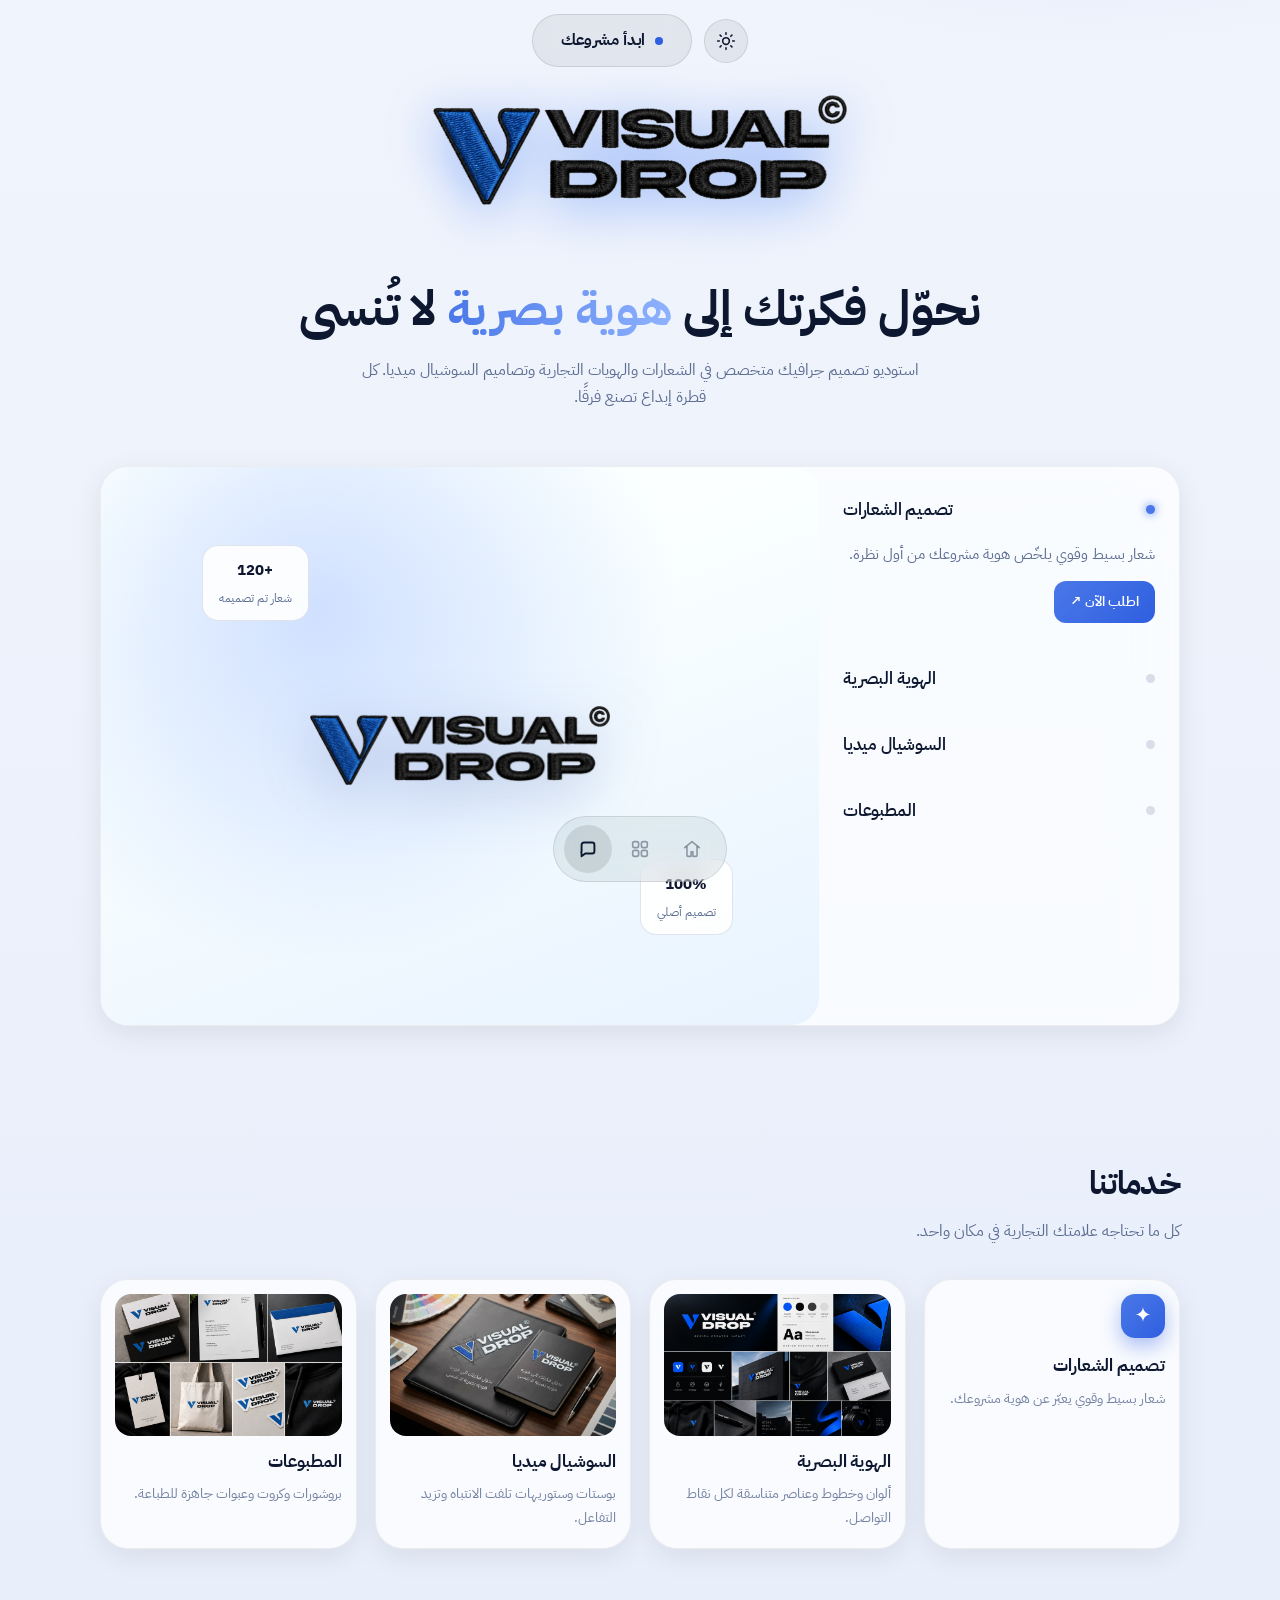
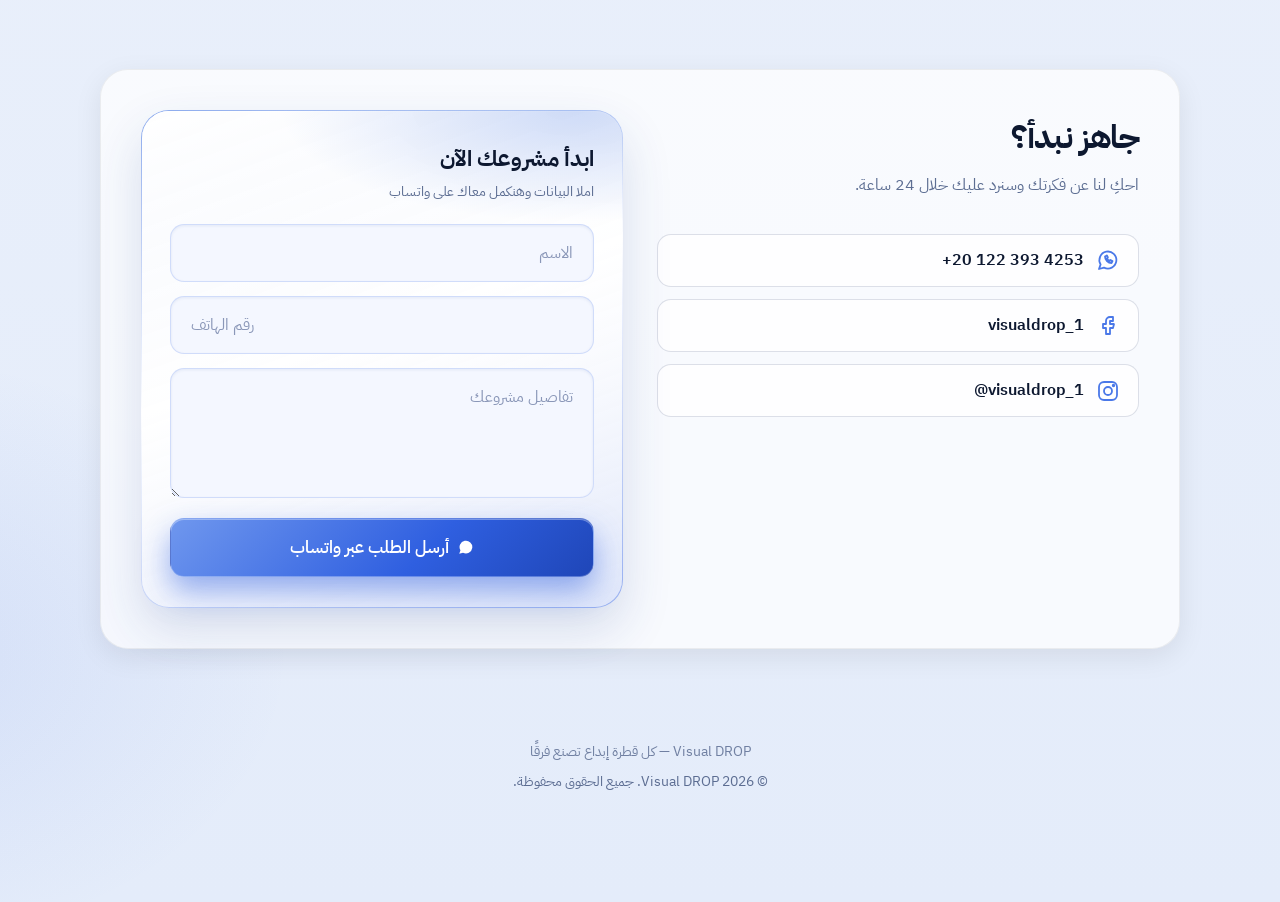
<file: index-29.html>
<!DOCTYPE html>
<html lang="ar" dir="rtl">
<head>
<meta charset="UTF-8">
<meta name="viewport" content="width=device-width, initial-scale=1, viewport-fit=cover">
<title>Visual DROP | استوديو جرافيك ديزاين</title>
<meta name="description" content="استوديو Visual DROP لتصميم الشعارات والهوية البصرية والسوشيال ميديا والمطبوعات.">
<meta name="theme-color" content="#0b1020">
<link rel="icon" href="image/logo.png">
<link href="https://fonts.googleapis.com/css2?family=IBM+Plex+Sans+Arabic:wght@400;500;600;700&display=swap" rel="stylesheet">
<style>
:root{
  --bg:#0b1020; --bg-2:#111833; --panel:rgba(255,255,255,.06); --panel-b:rgba(255,255,255,.14);
  --ink:#f3f6ff; --muted:#aab4d6;
  --blue:#2f5fe0; --blue-l:#5b86e5; --blue-d:#13245e;
  --shadow:0 20px 50px rgba(5,10,30,.5);
}
*{box-sizing:border-box;margin:0;padding:0}
html{scroll-behavior:smooth}
body{
  font-family:'IBM Plex Sans Arabic',system-ui,sans-serif;color:var(--ink);
  background:
    radial-gradient(900px 500px at 85% -10%, rgba(91,134,229,.28), transparent 60%),
    radial-gradient(700px 500px at -10% 90%, rgba(47,95,224,.22), transparent 60%),
    linear-gradient(180deg,var(--bg),var(--bg-2));
  min-height:100vh;overflow-x:hidden;line-height:1.7;
  padding-bottom:calc(78px + env(safe-area-inset-bottom,0px));
}
.glass{
  background:var(--panel);border:1px solid var(--panel-b);
  backdrop-filter:blur(16px) saturate(140%);-webkit-backdrop-filter:blur(16px) saturate(140%);
  box-shadow:var(--shadow), inset 0 1px 0 rgba(255,255,255,.08);border-radius:22px;
}
.wrap{max-width:1120px;margin:auto;padding:0 20px}

/* الهيدر */
header{
  position:sticky;top:0;z-index:30;padding:18px 20px 0;
  display:flex;align-items:center;justify-content:center;gap:12px;
}

nav.top{
  display:flex;align-items:center;gap:18px;padding:8px 10px 8px 8px;border-radius:999px;
}
nav.top .links{display:flex;align-items:center;gap:6px;padding-inline-start:4px}
nav.top .links a{
  color:var(--muted);text-decoration:none;font-weight:600;font-size:.88rem;
  padding:8px 14px;border-radius:999px;transition:background .2s,color .2s
}
nav.top .links a:hover{color:#fff;background:rgba(255,255,255,.08)}
.btn{
  display:inline-block;padding:11px 26px;border-radius:999px;font-weight:700;text-decoration:none;color:#fff;
  background:linear-gradient(135deg,var(--blue-l),var(--blue));border:1px solid rgba(255,255,255,.25);
  box-shadow:0 10px 24px rgba(47,95,224,.4);transition:transform .2s, box-shadow .2s;cursor:pointer;font-family:inherit;font-size:1rem
}
.btn:hover{transform:translateY(-2px);box-shadow:0 14px 30px rgba(47,95,224,.5)}
.btn.ghost{background:var(--panel);color:var(--ink);box-shadow:none;border-color:var(--panel-b)}
.btn-sm{padding:9px 18px;font-size:.85rem}


.logo-showcase{display:flex;justify-content:center;padding:34px 0 6px}
.big-logo{height:150px;width:auto;filter:drop-shadow(0 10px 26px rgba(10,85,245,.4))}
@media(max-width:520px){.big-logo{height:96px}}


.btn-top{
  display:inline-flex;align-items:center;gap:10px;padding:13px 32px;border-radius:999px;
  font-weight:800;font-size:1rem;text-decoration:none;color:#fff;letter-spacing:.2px;
  background:rgba(255,255,255,.1);
  border:1px solid rgba(255,255,255,.35);
  backdrop-filter:blur(14px) saturate(160%);-webkit-backdrop-filter:blur(14px) saturate(160%);
  box-shadow:0 10px 30px rgba(47,95,224,.3), inset 0 1px 0 rgba(255,255,255,.25);
  transition:transform .2s, box-shadow .2s, background .2s;
}
.btn-top:hover{transform:translateY(-2px) scale(1.02);background:rgba(255,255,255,.16);box-shadow:0 14px 36px rgba(47,95,224,.4), inset 0 1px 0 rgba(255,255,255,.3)}
.dot-pulse{width:8px;height:8px;border-radius:50%;background:#fff;box-shadow:0 0 0 0 rgba(255,255,255,.7);animation:pulse 1.8s infinite}
@keyframes pulse{0%{box-shadow:0 0 0 0 rgba(255,255,255,.6)}70%{box-shadow:0 0 0 8px rgba(255,255,255,0)}100%{box-shadow:0 0 0 0 rgba(255,255,255,0)}}

/* الهيرو - أكورديون زي المرجع */
.hero-top{padding:60px 0 20px;text-align:center}
.hero-top h1{font-size:clamp(2rem,5vw,3.2rem);font-weight:800;margin-bottom:12px}
.hero-top h1 span{background:linear-gradient(90deg,var(--blue-l),#8fb2ff);-webkit-background-clip:text;background-clip:text;color:transparent}
.hero-top p{color:var(--muted);max-width:560px;margin:auto}

.showcase{
  display:grid;grid-template-columns:360px 1fr;gap:0;overflow:hidden;min-height:560px;margin:34px 0 70px;
}
.acc{padding:10px}
.acc-item{border-bottom:1px solid var(--panel-b)}
.acc-item:last-child{border-bottom:none}
.acc-head{
  width:100%;background:none;border:none;color:var(--ink);text-align:right;font-family:inherit;
  display:flex;align-items:center;justify-content:space-between;padding:20px 14px;cursor:pointer;font-size:1.05rem;font-weight:700
}
.acc-head .dot{width:9px;height:9px;border-radius:50%;background:var(--panel-b);transition:background .25s}
.acc-item.on .acc-head .dot{background:var(--blue-l);box-shadow:0 0 10px var(--blue-l)}
.acc-item.on .acc-head{color:#fff}
.acc-body{max-height:0;overflow:hidden;transition:max-height .45s ease}
.acc-item.on .acc-body{max-height:260px}
.acc-body-in{padding:0 14px 22px}
.acc-body-in p{color:var(--muted);font-size:.92rem;margin-bottom:14px}
.acc-img{border-radius:14px;overflow:hidden;aspect-ratio:16/9;margin-bottom:14px;
  background:linear-gradient(135deg,var(--blue-d),var(--blue));display:flex;align-items:center;justify-content:center}
.acc-img svg{width:40%;height:40%;opacity:.85}
.mini-btn{
  display:inline-flex;align-items:center;gap:8px;padding:9px 16px;border-radius:12px;font-size:.88rem;font-weight:700;
  color:#fff;background:linear-gradient(135deg,var(--blue-l),var(--blue));text-decoration:none
}

.stage{position:relative;overflow:hidden}
.stage-bg{position:absolute;inset:0;transition:opacity .5s ease}
.stage-bg.s1{background:radial-gradient(circle at 30% 25%,rgba(91,134,229,.55),transparent 55%),
  linear-gradient(160deg,var(--blue-d),#0b1536)}
.stage-bg.s2{background:radial-gradient(circle at 70% 70%,rgba(91,134,229,.5),transparent 55%),
  linear-gradient(200deg,#0b1536,var(--blue-d))}
.stage-bg.s3{background:radial-gradient(circle at 50% 40%,rgba(143,178,255,.45),transparent 55%),
  linear-gradient(135deg,var(--blue-d),#101d4a)}
.stage-bg.s4{background:radial-gradient(circle at 25% 75%,rgba(47,95,224,.6),transparent 55%),
  linear-gradient(210deg,#0b1536,#152457)}
.stage-content{position:absolute;inset:0;display:flex;align-items:center;justify-content:center;opacity:0;transition:opacity .5s ease}
.stage-content.on{opacity:1}
.stage-content svg{width:46%;max-width:300px;height:auto;filter:drop-shadow(0 20px 40px rgba(0,0,0,.5))}
.pill{
  position:absolute;display:flex;flex-direction:column;align-items:center;gap:4px;padding:12px 16px;border-radius:16px;
  background:rgba(10,16,38,.65);border:1px solid rgba(255,255,255,.18);backdrop-filter:blur(8px);font-size:.75rem;color:var(--muted)
}
.pill b{color:#fff;font-size:.95rem}
.pill.p1{top:14%;left:14%} .pill.p2{bottom:16%;right:12%} .pill.p3{top:20%;right:16%} .pill.p4{bottom:20%;left:16%}


.reveal{opacity:0;transform:translateY(18px);transition:opacity .6s ease, transform .6s ease}
.reveal.in{opacity:1;transform:none}

/* الأقسام */
section{padding:60px 0;scroll-margin-top:90px}
.title{font-size:2rem;font-weight:800;margin-bottom:8px}
.sub{color:var(--muted);margin-bottom:34px}
.services{display:grid;grid-template-columns:repeat(4,1fr);gap:18px}
.service{padding:26px;transition:transform .25s}
.service:hover{transform:translateY(-6px)}
.service .ic{width:48px;height:48px;border-radius:14px;display:grid;place-items:center;font-size:1.3rem;margin-bottom:14px;color:#fff;
  background:linear-gradient(135deg,var(--blue-l),var(--blue));box-shadow:0 8px 20px rgba(47,95,224,.4)}
.service h3{font-size:1.1rem;margin-bottom:6px}
.service p{color:var(--muted);font-size:.95rem}

/* التواصل */
.contact{padding:40px;display:grid;grid-template-columns:1fr 1fr;gap:34px}
.links{display:grid;gap:12px;margin-top:6px}
.link{display:flex;align-items:center;gap:12px;padding:12px 18px;border-radius:16px;text-decoration:none;color:var(--ink);font-weight:600;
  background:rgba(255,255,255,.05);border:1px solid var(--panel-b);transition:transform .2s, background .2s}
.link:hover{transform:translateY(-2px);background:rgba(255,255,255,.09)}
.link svg{width:24px;height:24px;flex:none;fill:none;stroke:var(--blue-l);stroke-width:1.8;stroke-linecap:round;stroke-linejoin:round}
.link span{direction:ltr;unicode-bidi:embed}
form{display:grid;gap:14px}
input,textarea{
  width:100%;padding:14px 18px;border-radius:14px;color:var(--ink);font-family:inherit;font-size:1rem;
  background:rgba(255,255,255,.05);border:1px solid var(--panel-b);outline:none;transition:border-color .2s
}
input::placeholder,textarea::placeholder{color:#7c88ad}
input:focus,textarea:focus{border-color:var(--blue-l)}
textarea{min-height:120px;resize:vertical}
footer{text-align:center;color:var(--muted);padding:30px 0;font-size:.9rem}

/* شريط التنقل السفلي — قطعة واحدة بستايل موبايل + زجاج ضبابي */
.tabbar{
  position:fixed;z-index:40;left:0;right:0;
  bottom:0;
  display:flex;align-items:stretch;justify-content:space-around;
  gap:0;padding:8px 10px calc(8px + env(safe-area-inset-bottom,0px));
  width:100%;max-width:100%;
  border-radius:0;
  background:rgba(14,20,42,.55);
  border:none;
  border-top:1px solid rgba(255,255,255,.16);
  backdrop-filter:blur(24px) saturate(180%);
  -webkit-backdrop-filter:blur(24px) saturate(180%);
  box-shadow:0 -8px 32px rgba(0,0,0,.28), inset 0 1px 0 rgba(255,255,255,.1);
}
.tabbar a{
  flex:1;display:flex;flex-direction:column;align-items:center;justify-content:center;
  gap:3px;padding:8px 4px 6px;border-radius:16px;
  color:rgba(231,236,255,.65);text-decoration:none;font-size:.7rem;font-weight:700;
  transition:color .25s ease, background .25s ease, transform .2s ease;
  position:relative;min-width:0;
}
.tabbar a:active{transform:scale(.92)}
.tabbar svg{width:24px;height:24px;fill:none;stroke:currentColor;stroke-width:1.85;stroke-linecap:round;stroke-linejoin:round;transition:transform .25s, stroke-width .25s}
.tabbar a.on{
  color:#fff;
  background:transparent;
  box-shadow:none;
}
.tabbar a.on svg{transform:translateY(-1px);stroke-width:2.15}
/* نقطة/خط صغير تحت التاب النشط — ستايل موبايل */
.tabbar a.on::after{
  content:"";position:absolute;bottom:2px;left:50%;transform:translateX(-50%);
  width:16px;height:3px;border-radius:99px;
  background:linear-gradient(90deg,var(--blue-l),var(--blue));
  box-shadow:0 0 10px rgba(91,134,229,.6);
}

@media(max-width:860px){
  .showcase{grid-template-columns:1fr;min-height:auto}
  .stage{height:340px;order:-1}
  .services{grid-template-columns:1fr 1fr}
  
  .contact{grid-template-columns:1fr}
}
@media(max-width:720px){nav.top .links{display:none}}
@media(max-width:520px){.services{grid-template-columns:1fr}.brand{height:56px;padding:8px 18px}.btn-sm{padding:7px 14px;font-size:.78rem}}
@media(prefers-reduced-motion:reduce){*{animation:none!important;transition:none!important;scroll-behavior:auto!important}}
:focus-visible{outline:2px solid var(--blue-l);outline-offset:3px}
.btn:active, .btn-top:active, .link:active{transform:scale(.97)}

/* Light mode */
html.light{
  --bg:#f4f7ff; --bg-2:#e8eefc; --panel:rgba(255,255,255,.78); --panel-b:rgba(15,30,70,.12);
  --ink:#0f1a36; --muted:#5a6a90;
  --blue:#2f5fe0; --blue-l:#4a78e8; --blue-d:#1a3a9e;
  --shadow:0 20px 50px rgba(30,50,100,.12);
}
html.light body{
  background:
    radial-gradient(900px 500px at 85% -10%, rgba(91,134,229,.18), transparent 60%),
    radial-gradient(700px 500px at -10% 90%, rgba(47,95,224,.12), transparent 60%),
    linear-gradient(180deg,var(--bg),var(--bg-2));
}
html.light .pill{
  background:rgba(255,255,255,.82);border:1px solid rgba(15,30,70,.12);color:var(--muted)
}
html.light .pill b{color:var(--ink)}
html.light input,html.light textarea{
  background:rgba(255,255,255,.9);border-color:rgba(15,30,70,.14)
}
html.light input::placeholder,html.light textarea::placeholder{color:#8a97b8}
html.light .link{background:rgba(255,255,255,.7)}
html.light .link:hover{background:rgba(255,255,255,.95)}
html.light .tabbar{
  background:rgba(255,255,255,.62) !important;
  border:none !important;
  border-top:1px solid rgba(20,40,90,.12) !important;
  box-shadow:0 -8px 28px rgba(30,50,110,.12), inset 0 1px 0 rgba(255,255,255,.7) !important;
}
html.light .tabbar a{color:var(--muted)}
html.light .tabbar a.on{color:#fff}
html.light nav.top .links a:hover{color:var(--ink);background:rgba(15,30,70,.06)}
html.light .btn.ghost{color:var(--ink)}
html.light .stage-bg.s1,html.light .stage-bg.s2,html.light .stage-bg.s3,html.light .stage-bg.s4{
  filter:saturate(1.05) brightness(1.05);
}
html.light .acc-item.on .acc-head{color:var(--ink)}


/* زر تبديل الوضع */
.theme-toggle{
  width:42px;height:42px;border-radius:50%;border:1px solid var(--panel-b);
  background:var(--panel);color:var(--ink);cursor:pointer;display:grid;place-items:center;
  transition:transform .2s, background .2s, border-color .2s;flex:none;padding:0;
  box-shadow:inset 0 1px 0 rgba(255,255,255,.08)
}
.theme-toggle:hover{transform:scale(1.06);background:rgba(255,255,255,.1)}
.theme-toggle svg{width:20px;height:20px;fill:none;stroke:currentColor;stroke-width:1.8;stroke-linecap:round;stroke-linejoin:round}
.theme-toggle .icon-sun{display:none}
.theme-toggle .icon-moon{display:block}
html.light .theme-toggle .icon-sun{display:block}
html.light .theme-toggle .icon-moon{display:none}
html.light .theme-toggle:hover{background:rgba(15,30,70,.08)}


header .theme-toggle{
  background:rgba(255,255,255,.08);border:1px solid rgba(255,255,255,.2);
  backdrop-filter:blur(12px);-webkit-backdrop-filter:blur(12px);
  box-shadow:0 8px 20px rgba(0,0,0,.2)
}
html.light header .theme-toggle{
  background:rgba(255,255,255,.85);border:1px solid rgba(15,30,70,.12);
  box-shadow:0 8px 20px rgba(30,50,100,.1)
}

</style>

<style id="theme-overrides">

/* صور العروض في الـ stage */
.stage-img{
  width:78%;max-width:420px;height:auto;max-height:78%;
  object-fit:contain;border-radius:16px;
  box-shadow:0 20px 50px rgba(0,0,0,.45);
  filter:drop-shadow(0 12px 28px rgba(0,0,0,.35));
}
.stage-content{padding:18px}
/* صور داخل كروت الخدمات */
.service-media{
  width:100%;aspect-ratio:16/10;border-radius:14px;overflow:hidden;
  margin-bottom:14px;background:rgba(0,0,0,.2);
}
.service-media img{
  width:100%;height:100%;object-fit:cover;display:block;
  transition:transform .35s ease;
}
.service:hover .service-media img{transform:scale(1.05)}
.service{overflow:hidden}

/* Light mode: زر ابدأ مشروعك واضح */
html.light .btn-top{
  color:#0d1830 !important;
  background:rgba(255,255,255,.95) !important;
  border:1px solid rgba(20,40,90,.18) !important;
  box-shadow:0 10px 28px rgba(30,50,110,.14) !important;
}
html.light .btn-top .dot-pulse{
  background:#2f5fe0 !important;
  box-shadow:0 0 0 0 rgba(47,95,224,.45);
}
html.light a.btn-top,
html.light header .btn-top{
  color:#0d1830 !important;
}

/* ===== Dark / Light Mode (override) ===== */
html.light{
  --bg:#f0f4fc !important;
  --bg-2:#e4ecfa !important;
  --panel:rgba(255,255,255,.88) !important;
  --panel-b:rgba(20,40,90,.14) !important;
  --ink:#0d1830 !important;
  --muted:#5c6d92 !important;
  --blue:#2f5fe0 !important;
  --blue-l:#4a78e8 !important;
  --blue-d:#1a3a9e !important;
  --shadow:0 18px 44px rgba(30,50,110,.12) !important;
  color-scheme:light;
}
html:not(.light){color-scheme:dark}
html.light body{
  background:
    radial-gradient(900px 500px at 85% -10%, rgba(91,134,229,.16), transparent 60%),
    radial-gradient(700px 500px at -10% 90%, rgba(47,95,224,.10), transparent 60%),
    linear-gradient(180deg,#f0f4fc,#e4ecfa) !important;
  color:#0d1830 !important;
}
html.light .glass{
  background:rgba(255,255,255,.88) !important;
  border-color:rgba(20,40,90,.14) !important;
  box-shadow:0 18px 44px rgba(30,50,110,.12), inset 0 1px 0 rgba(255,255,255,.9) !important;
}
html.light .pill{
  background:rgba(255,255,255,.9) !important;
  border-color:rgba(20,40,90,.12) !important;
  color:#5c6d92 !important;
}
html.light .pill b{color:#0d1830 !important}
html.light input,html.light textarea{
  background:#fff !important;
  border-color:rgba(20,40,90,.16) !important;
  color:#0d1830 !important;
}
html.light input::placeholder,html.light textarea::placeholder{color:#8a97b8 !important}
html.light .link{
  background:rgba(255,255,255,.75) !important;
  color:#0d1830 !important;
}
html.light .link:hover{background:#fff !important}
html.light .tabbar{
  background:rgba(255,255,255,.62) !important;
  border:none !important;
  border-top:1px solid rgba(20,40,90,.12) !important;
  box-shadow:0 -8px 28px rgba(30,50,110,.12), inset 0 1px 0 rgba(255,255,255,.7) !important;
}
html.light .tabbar a{color:#5c6d92 !important}
html.light .tabbar a.on{color:var(--blue) !important;background:transparent !important}
html.light .tabbar a.on::after{
  background:linear-gradient(90deg,var(--blue-l),var(--blue)) !important;
}
html.light .acc-item.on .acc-head{color:#0d1830 !important}
html.light .acc-body-in p,
html.light .sub,
html.light .service p,
html.light footer{color:#5c6d92 !important}
html.light .title,html.light h1,html.light h2,html.light h3{color:#0d1830 !important}
html.light .btn.ghost{color:#0d1830 !important;background:rgba(255,255,255,.7)!important}

/* Theme toggle button - always visible */
.theme-toggle{
  width:44px;height:44px;border-radius:50%;
  border:1px solid rgba(255,255,255,.25);
  background:rgba(255,255,255,.12);
  color:#fff;cursor:pointer;
  display:inline-grid;place-items:center;
  transition:transform .2s, background .2s;
  flex:none;padding:0;position:relative;z-index:50;
  backdrop-filter:blur(12px);-webkit-backdrop-filter:blur(12px);
  box-shadow:0 8px 22px rgba(0,0,0,.25);
}
.theme-toggle:hover{transform:scale(1.08);background:rgba(255,255,255,.2)}
.theme-toggle svg{width:20px;height:20px;pointer-events:none}
.theme-toggle .icon-moon{display:block;fill:#fff;stroke:none}
.theme-toggle .icon-sun{display:none;fill:none;stroke:#0d1830;stroke-width:1.9;stroke-linecap:round;stroke-linejoin:round}
html.light .theme-toggle{
  background:rgba(255,255,255,.95);
  border-color:rgba(20,40,90,.15);
  color:#0d1830;
  box-shadow:0 8px 22px rgba(30,50,110,.12);
}
html.light .theme-toggle .icon-moon{display:none}
html.light .theme-toggle .icon-sun{display:block}

/* Ensure reveal sections become visible */
.reveal.in, section.reveal.in{opacity:1 !important;transform:none !important}
/* Safety: if JS fails, still show after short delay via animation fallback */
@keyframes revealFallback{to{opacity:1;transform:none}}
.reveal{animation:revealFallback .01s 2.5s forwards}

header{
  display:flex !important;
  align-items:center;
  justify-content:center;
  gap:12px;
  flex-wrap:wrap;
}
</style>
<script>
/* Apply theme ASAP before paint */
(function(){
  try{
    var k='vd-theme', s=localStorage.getItem(k);
    if(s==='light') document.documentElement.classList.add('light');
    else if(s==='dark') document.documentElement.classList.remove('light');
    else if(window.matchMedia && matchMedia('(prefers-color-scheme: light)').matches)
      document.documentElement.classList.add('light');
  }catch(e){}
})();
</script>


<style id="ios-style">
/* ===== iOS-inspired polish ===== */
:root{
  --ios-radius:20px;
  --ios-radius-lg:28px;
}
body{
  font-family:'IBM Plex Sans Arabic',-apple-system,BlinkMacSystemFont,system-ui,sans-serif !important;
  -webkit-font-smoothing:antialiased;
  -webkit-tap-highlight-color:transparent;
}
.glass{
  border-radius:var(--ios-radius-lg) !important;
  background:rgba(255,255,255,.08) !important;
  border:1px solid rgba(255,255,255,.12) !important;
  box-shadow:0 8px 32px rgba(0,0,0,.22) !important;
  backdrop-filter:blur(28px) saturate(180%) !important;
  -webkit-backdrop-filter:blur(28px) saturate(180%) !important;
}
html.light .glass{
  background:rgba(255,255,255,.72) !important;
  border:1px solid rgba(0,0,0,.06) !important;
  box-shadow:0 8px 28px rgba(0,0,0,.08) !important;
}
.service{
  padding:14px 14px 18px !important;
  border-radius:var(--ios-radius-lg) !important;
}
.service-media{
  border-radius:16px !important;
  aspect-ratio:16/10 !important;
  background:rgba(0,0,0,.25) !important;
  overflow:hidden !important;
  margin-bottom:12px !important;
}
.service-media img{
  width:100% !important;height:100% !important;
  object-fit:cover !important;display:block !important;
}
.service h3{font-size:1.05rem !important;font-weight:700 !important;letter-spacing:-.01em}
.service p{font-size:.88rem !important;opacity:.85}
.service .ic{
  border-radius:14px !important;
  width:44px !important;height:44px !important;
}
/* Stage images */
.stage-img{
  width:86% !important;max-width:440px !important;
  border-radius:18px !important;
  object-fit:contain !important;
  box-shadow:0 16px 48px rgba(0,0,0,.4) !important;
}
.stage{border-radius:var(--ios-radius-lg);overflow:hidden}
/* Header CTA - iOS pill */
.btn-top{
  border-radius:999px !important;
  font-weight:600 !important;
  letter-spacing:-.01em !important;
  backdrop-filter:blur(20px) saturate(180%) !important;
  -webkit-backdrop-filter:blur(20px) saturate(180%) !important;
}
.theme-toggle{
  border-radius:50% !important;
  backdrop-filter:blur(20px) !important;
  -webkit-backdrop-filter:blur(20px) !important;
}
/* iOS tab bar */
.tabbar{
  border-radius:0 !important;
  background:rgba(10,14,28,.72) !important;
  border-top:0.5px solid rgba(255,255,255,.14) !important;
  backdrop-filter:blur(40px) saturate(200%) !important;
  -webkit-backdrop-filter:blur(40px) saturate(200%) !important;
  box-shadow:none !important;
  padding:6px 8px calc(6px + env(safe-area-inset-bottom,0px)) !important;
}
html.light .tabbar{
  background:rgba(255,255,255,.78) !important;
  border-top:0.5px solid rgba(0,0,0,.08) !important;
}
.tabbar a{
  font-size:.64rem !important;
  font-weight:500 !important;
  letter-spacing:-.01em !important;
  gap:2px !important;
  padding:6px 2px 4px !important;
  border-radius:12px !important;
}
.tabbar a.on{
  color:#5b86e5 !important;
  background:transparent !important;
}
html.light .tabbar a.on{color:#2f5fe0 !important}
.tabbar a.on::after{
  width:4px !important;height:4px !important;
  bottom:1px !important;
  background:currentColor !important;
  box-shadow:none !important;
}
.tabbar svg{width:26px !important;height:26px !important;stroke-width:1.7 !important}
.tabbar a.on svg{stroke-width:2 !important;transform:none !important}
/* Accordion iOS */
.acc-item{border-bottom:0.5px solid rgba(255,255,255,.1) !important}
.acc-head{font-weight:600 !important;letter-spacing:-.01em}
.mini-btn{border-radius:12px !important;font-weight:600 !important}
/* Inputs iOS */
input,textarea{
  border-radius:14px !important;
  border:0.5px solid rgba(255,255,255,.12) !important;
  background:rgba(255,255,255,.06) !important;
  font-size:16px !important; /* prevents iOS zoom on focus */
}
html.light input,html.light textarea{
  background:rgba(0,0,0,.04) !important;
  border:0.5px solid rgba(0,0,0,.08) !important;
}
.btn{
  border-radius:14px !important;
  font-weight:600 !important;
}
.link{border-radius:14px !important}
.title{letter-spacing:-.02em !important;font-weight:800 !important}
/* Safe spacing for notched phones */
header{padding-top:max(14px, env(safe-area-inset-top,0px)) !important}
</style>


<style id="final-polish">
/* زر ابدأ مشروعك — شفاف أكتر + مدوّر أكتر */
.btn-top,
a.btn-top,
header .btn-top{
  border-radius:999px !important;
  padding:12px 28px !important;
  background:rgba(255,255,255,.08) !important;
  border:1px solid rgba(255,255,255,.22) !important;
  color:#fff !important;
  font-weight:650 !important;
  letter-spacing:-.01em !important;
  backdrop-filter:blur(24px) saturate(180%) !important;
  -webkit-backdrop-filter:blur(24px) saturate(180%) !important;
  box-shadow:0 4px 20px rgba(0,0,0,.12), inset 0 1px 0 rgba(255,255,255,.15) !important;
  transition:background .25s, transform .2s, border-color .25s !important;
}
.btn-top:hover,
a.btn-top:hover{
  background:rgba(255,255,255,.14) !important;
  border-color:rgba(255,255,255,.35) !important;
  transform:translateY(-1px) !important;
}
html.light .btn-top,
html.light a.btn-top,
html.light header .btn-top{
  background:rgba(255,255,255,.45) !important;
  border:1px solid rgba(0,0,0,.08) !important;
  color:#0d1830 !important;
  box-shadow:0 4px 18px rgba(0,0,0,.06), inset 0 1px 0 rgba(255,255,255,.8) !important;
}
html.light .btn-top:hover{
  background:rgba(255,255,255,.7) !important;
}

/* زر الثيم — نفس الشفافية */
.theme-toggle{
  background:rgba(255,255,255,.08) !important;
  border:1px solid rgba(255,255,255,.22) !important;
  backdrop-filter:blur(24px) saturate(180%) !important;
  -webkit-backdrop-filter:blur(24px) saturate(180%) !important;
  box-shadow:inset 0 1px 0 rgba(255,255,255,.12) !important;
}
html.light .theme-toggle{
  background:rgba(255,255,255,.45) !important;
  border:1px solid rgba(0,0,0,.08) !important;
}

/* الشريط السفلي — أيقونات أوضح */
.tabbar{
  background:rgba(8,12,24,.65) !important;
  backdrop-filter:blur(40px) saturate(200%) !important;
  -webkit-backdrop-filter:blur(40px) saturate(200%) !important;
  border-top:0.5px solid rgba(255,255,255,.12) !important;
  padding:8px 6px calc(8px + env(safe-area-inset-bottom,0px)) !important;
}
.tabbar a{
  gap:4px !important;
  padding:8px 4px 6px !important;
  color:rgba(255,255,255,.45) !important;
  font-size:.62rem !important;
  font-weight:500 !important;
}
.tabbar a.on{
  color:#6b9fff !important;
}
.tabbar svg{
  width:24px !important;
  height:24px !important;
  stroke-width:1.6 !important;
}
.tabbar a.on svg{
  stroke-width:2 !important;
}
.tabbar a.on::after{
  width:5px !important;
  height:5px !important;
  border-radius:50% !important;
  bottom:2px !important;
  background:currentColor !important;
  box-shadow:0 0 8px currentColor !important;
}
html.light .tabbar{
  background:rgba(255,255,255,.72) !important;
  border-top:0.5px solid rgba(0,0,0,.06) !important;
}
html.light .tabbar a{color:rgba(0,0,0,.35) !important}
html.light .tabbar a.on{color:#2f5fe0 !important}
</style>


<style id="tabbar-v2">
/* شريط سفلي جديد — أيقونات فقط + شفاف زي زر ابدأ مشروعك */
.tabbar{
  position:fixed !important;
  z-index:40 !important;
  left:50% !important;
  right:auto !important;
  transform:translateX(-50%) !important;
  bottom:calc(18px + env(safe-area-inset-bottom,0px)) !important;
  width:auto !important;
  max-width:none !important;
  display:flex !important;
  align-items:center !important;
  justify-content:center !important;
  gap:4px !important;
  padding:8px 10px !important;
  border-radius:999px !important;
  background:rgba(255,255,255,.08) !important;
  border:1px solid rgba(255,255,255,.22) !important;
  backdrop-filter:blur(14px) saturate(160%) !important;
  -webkit-backdrop-filter:blur(14px) saturate(160%) !important;
  box-shadow:0 8px 28px rgba(0,0,0,.2), inset 0 1px 0 rgba(255,255,255,.12) !important;
}
.tabbar a{
  flex:none !important;
  width:48px !important;
  height:48px !important;
  display:grid !important;
  place-items:center !important;
  padding:0 !important;
  margin:0 !important;
  border-radius:50% !important;
  color:rgba(255,255,255,.55) !important;
  background:transparent !important;
  text-decoration:none !important;
  font-size:0 !important;
  line-height:0 !important;
  gap:0 !important;
  transition:color .22s ease, background .22s ease, transform .18s ease !important;
  position:relative !important;
}
.tabbar a:active{transform:scale(.9) !important}
.tabbar svg{
  width:22px !important;
  height:22px !important;
  stroke-width:1.75 !important;
  display:block !important;
}
.tabbar a.on{
  color:#fff !important;
  background:rgba(255,255,255,.14) !important;
  box-shadow:none !important;
}
.tabbar a.on svg{stroke-width:2.1 !important;transform:none !important}
.tabbar a.on::after{display:none !important;content:none !important}

html.light .tabbar{
  background:rgba(255,255,255,.45) !important;
  border:1px solid rgba(0,0,0,.08) !important;
  box-shadow:0 8px 24px rgba(0,0,0,.08), inset 0 1px 0 rgba(255,255,255,.7) !important;
  backdrop-filter:blur(14px) saturate(160%) !important;
  -webkit-backdrop-filter:blur(14px) saturate(160%) !important;
}
html.light .tabbar a{color:rgba(13,24,48,.4) !important}
html.light .tabbar a.on{
  color:#0d1830 !important;
  background:rgba(255,255,255,.7) !important;
}
</style>


<style id="flat-bars">
/* إزالة البيفل من الزر العلوي + الثيم + الشريط السفلي */
.btn-top,
a.btn-top,
header .btn-top{
  background:rgba(255,255,255,.1) !important;
  border:none !important;
  box-shadow:none !important;
  backdrop-filter:blur(12px) !important;
  -webkit-backdrop-filter:blur(12px) !important;
}
.btn-top:hover,
a.btn-top:hover{
  background:rgba(255,255,255,.16) !important;
  box-shadow:none !important;
  border:none !important;
}
html.light .btn-top,
html.light a.btn-top,
html.light header .btn-top{
  background:rgba(0,0,0,.06) !important;
  border:none !important;
  box-shadow:none !important;
  color:#0d1830 !important;
}
html.light .btn-top:hover{
  background:rgba(0,0,0,.1) !important;
}

.theme-toggle{
  background:rgba(255,255,255,.1) !important;
  border:none !important;
  box-shadow:none !important;
  backdrop-filter:blur(12px) !important;
  -webkit-backdrop-filter:blur(12px) !important;
}
html.light .theme-toggle{
  background:rgba(0,0,0,.06) !important;
  border:none !important;
  box-shadow:none !important;
}

.tabbar{
  background:rgba(255,255,255,.1) !important;
  border:none !important;
  box-shadow:none !important;
  backdrop-filter:blur(12px) !important;
  -webkit-backdrop-filter:blur(12px) !important;
}
.tabbar a.on{
  background:rgba(255,255,255,.16) !important;
  box-shadow:none !important;
  border:none !important;
}
.tabbar a.on::after{display:none !important;content:none !important}

html.light .tabbar{
  background:rgba(0,0,0,.06) !important;
  border:none !important;
  box-shadow:none !important;
}
html.light .tabbar a.on{
  background:rgba(0,0,0,.1) !important;
  box-shadow:none !important;
}
</style>


<style id="light-stroke">
/* ستروك خفيف جدًا للبار العلوي والسفلي */
.btn-top,
a.btn-top,
header .btn-top{
  border:1px solid rgba(255,255,255,.18) !important;
  box-shadow:none !important;
}
.theme-toggle{
  border:1px solid rgba(255,255,255,.18) !important;
  box-shadow:none !important;
}
.tabbar{
  border:1px solid rgba(255,255,255,.18) !important;
  box-shadow:none !important;
}
html.light .btn-top,
html.light a.btn-top,
html.light header .btn-top,
html.light .theme-toggle,
html.light .tabbar{
  border:1px solid rgba(0,0,0,.1) !important;
}
/* تأكيد ظهور اللوجو في مكانه تحت الهيدر */
.logo-showcase{
  display:flex !important;
  justify-content:center !important;
  padding:28px 0 8px !important;
}
.big-logo{
  display:block !important;
  height:150px !important;
  width:auto !important;
  max-width:90vw !important;
  object-fit:contain !important;
}
@media(max-width:520px){
  .big-logo{height:96px !important}
}
</style>

<style id="logo-swap">
.logo-light{display:none !important}
html.light .logo-dark{display:none !important}
html.light .logo-light{display:block !important}
html.light.no-ll .logo-dark{display:block !important}
img.big-logo{height:110px !important;width:auto !important;max-width:90vw !important}
@media(max-width:520px){img.big-logo{height:74px !important}}
.stage-logo{width:46%;max-width:300px;height:auto;filter:drop-shadow(0 20px 40px rgba(0,0,0,.5))}
html.light .stage-logo.logo-light{filter:drop-shadow(0 14px 28px rgba(30,60,140,.25))}
html.light .stage-bg.s1{
  background:radial-gradient(circle at 30% 25%,rgba(91,134,229,.28),transparent 55%),
             linear-gradient(160deg,#f7f9ff,#dde7ff) !important;
}
.hero-top h1{white-space:nowrap !important;font-size:clamp(1.05rem,5.3vw,3rem) !important;line-height:1.5 !important;font-weight:700 !important}
@media(max-width:360px){.hero-top h1{font-size:5vw !important}}
</style>
</head>
<body>

<header>
<button type="button" class="theme-toggle" id="themeToggle" aria-label="تبديل الوضع الفاتح والداكن" title="الوضع الفاتح / الداكن">
      <svg class="icon-moon" viewBox="0 0 24 24" aria-hidden="true"><path d="M21 14.5A8.5 8.5 0 1 1 9.5 3 7 7 0 0 0 21 14.5z"/></svg>
      <svg class="icon-sun" viewBox="0 0 24 24" aria-hidden="true"><circle cx="12" cy="12" r="4"/><path d="M12 2v2M12 20v2M4.9 4.9l1.4 1.4M17.7 17.7l1.4 1.4M2 12h2M20 12h2M4.9 19.1l1.4-1.4M17.7 6.3l1.4-1.4"/></svg>
    </button>
  <a class="btn btn-top" href="#contact">
    <span class="dot-pulse"></span>
    ابدأ مشروعك
  </a>
</header>

<main class="wrap" id="top">
  <div class="logo-showcase">
    <img src="image/logo.png" alt="Visual DROP" class="big-logo logo-dark">
    <img src="image/logo-light.png" alt="Visual DROP" class="big-logo logo-light" onerror="this.remove();document.documentElement.classList.add('no-ll')">
  </div>
  <div class="hero-top">
    <h1>نحوّل فكرتك إلى <span>هوية بصرية</span> لا تُنسى</h1>
    <p>استوديو تصميم جرافيك متخصص في الشعارات والهويات التجارية وتصاميم السوشيال ميديا. كل قطرة إبداع تصنع فرقًا.</p>
  </div>

  <div class="glass showcase" id="showcase">
    <div class="acc">
      <div class="acc-item on" data-stage="1">
        <button class="acc-head"><span class="dot"></span><span>تصميم الشعارات</span></button>
        <div class="acc-body"><div class="acc-body-in">
          <p>شعار بسيط وقوي يلخّص هوية مشروعك من أول نظرة.</p>
          <a class="mini-btn" href="#contact">اطلب الآن ↗</a>
        </div></div>
      </div>
      <div class="acc-item" data-stage="2">
        <button class="acc-head"><span class="dot"></span><span>الهوية البصرية</span></button>
        <div class="acc-body"><div class="acc-body-in">
          <p>ألوان وخطوط وعناصر متناسقة على كل نقاط التواصل مع عملائك.</p>
          <a class="mini-btn" href="#contact">اطلب الآن ↗</a>
        </div></div>
      </div>
      <div class="acc-item" data-stage="3">
        <button class="acc-head"><span class="dot"></span><span>السوشيال ميديا</span></button>
        <div class="acc-body"><div class="acc-body-in">
          <p>بوستات وستوريهات تلفت الانتباه وتزيد التفاعل على حساباتك.</p>
          <a class="mini-btn" href="#contact">اطلب الآن ↗</a>
        </div></div>
      </div>
      <div class="acc-item" data-stage="4">
        <button class="acc-head"><span class="dot"></span><span>المطبوعات</span></button>
        <div class="acc-body"><div class="acc-body-in">
          <p>بروشورات وكروت وعبوات منتجات جاهزة للطباعة باحترافية.</p>
          <a class="mini-btn" href="#contact">اطلب الآن ↗</a>
        </div></div>
      </div>
    </div>

    <div class="stage">
      <div class="stage-bg s1" id="bg1"></div>
      <div class="stage-bg s2" id="bg2" style="opacity:0"></div>
      <div class="stage-bg s3" id="bg3" style="opacity:0"></div>
      <div class="stage-bg s4" id="bg4" style="opacity:0"></div>

      <div class="stage-content on" data-c="1">
        <img class="logo-dark stage-logo" src="image/logo.png" alt="Visual DROP">
        <img class="logo-light stage-logo" src="image/logo-light.png" alt="Visual DROP" onerror="this.remove();document.documentElement.classList.add('no-ll')">
        <div class="pill p1"><b>+120</b>شعار تم تصميمه</div>
        <div class="pill p2"><b>100%</b>تصميم أصلي</div>
      </div>
      <div class="stage-content" data-c="2">
        <img class="stage-img" src="image/identity.png" alt="الهوية البصرية - Visual DROP">
        <div class="pill p3"><b>+40</b>هوية متكاملة</div>
        <div class="pill p4"><b>24h</b>سرعة الرد</div>
      </div>
      <div class="stage-content" data-c="3">
        <img class="stage-img" src="image/social.png" alt="السوشيال ميديا - Visual DROP">
        <div class="pill p1"><b>+300</b>بوست مصمم</div>
        <div class="pill p2"><b>↑</b>نمو تفاعل</div>
      </div>
      <div class="stage-content" data-c="4">
        <img class="stage-img" src="image/prints.png" alt="المطبوعات - Visual DROP">
        <div class="pill p3"><b>+80</b>تصميم مطبوع</div>
        <div class="pill p4"><b>طباعة</b>جاهزة للتسليم</div>
      </div>
    </div>
  </div>

  <section id="services" class="reveal in">
    <h2 class="title">خدماتنا</h2>
    <p class="sub">كل ما تحتاجه علامتك التجارية في مكان واحد.</p>
    <div class="services">
      <div class="glass service"><div class="ic">✦</div><h3>تصميم الشعارات</h3><p>شعار بسيط وقوي يعبّر عن هوية مشروعك.</p></div>
      <div class="glass service">
        <div class="service-media"><img src="image/identity.png" alt="الهوية البصرية"></div>
        <h3>الهوية البصرية</h3><p>ألوان وخطوط وعناصر متناسقة لكل نقاط التواصل.</p>
      </div>
      <div class="glass service">
        <div class="service-media"><img src="image/social.png" alt="السوشيال ميديا"></div>
        <h3>السوشيال ميديا</h3><p>بوستات وستوريهات تلفت الانتباه وتزيد التفاعل.</p>
      </div>
      <div class="glass service">
        <div class="service-media"><img src="image/prints.png" alt="المطبوعات"></div>
        <h3>المطبوعات</h3><p>بروشورات وكروت وعبوات جاهزة للطباعة.</p>
      </div>
    </div>
  </section>

  <section id="contact" class="reveal in">
    <div class="glass contact">
      <div>
        <h2 class="title">جاهز نبدأ؟</h2>
        <p class="sub">احكِ لنا عن فكرتك وسنرد عليك خلال 24 ساعة.</p>
        <div class="links">
          <a class="link" href="https://wa.me/201223934253" target="_blank" rel="noopener"><svg viewBox="0 0 24 24"><path d="M3 21l1.6-4.6A8.5 8.5 0 1 1 8 19.6L3 21z"/><path d="M9 8.5c0 3.5 3 6.5 6.5 6.5l1-2-2-1-1 .9c-1-.5-2-1.5-2.5-2.5l.9-1-1-2-1.9 1.2z"/></svg><span>+20 122 393 4253</span></a>
          <a class="link" href="https://www.facebook.com/visualdrop_1" target="_blank" rel="noopener"><svg viewBox="0 0 24 24"><path d="M14 8h3V4h-3a4 4 0 0 0-4 4v3H7v4h3v6h4v-6h3l1-4h-4V8z"/></svg><span>visualdrop_1</span></a>
          <a class="link" href="https://www.instagram.com/visualdrop_1" target="_blank" rel="noopener"><svg viewBox="0 0 24 24"><rect x="3" y="3" width="18" height="18" rx="5"/><circle cx="12" cy="12" r="4"/><circle cx="17.5" cy="6.5" r=".8"/></svg><span>@visualdrop_1</span></a>
        </div>
      </div>
      <form id="orderForm" novalidate>
        <div class="of-head"><h3>ابدأ مشروعك الآن</h3><p>املا البيانات وهنكمل معاك على واتساب</p></div>
        <input type="text" id="ofName" placeholder="الاسم" required autocomplete="name">
        <input type="tel" id="ofPhone" placeholder="رقم الهاتف" required autocomplete="tel" pattern="^[0-9+\s]{8,15}$" title="رقم هاتف صحيح من 8 أرقام على الأقل">
        <textarea id="ofDetails" placeholder="تفاصيل مشروعك" required minlength="5"></textarea>
        <button class="btn" type="submit" id="ofSubmit">
          <svg viewBox="0 0 24 24" width="18" height="18" style="vertical-align:-3px;margin-left:6px"><path fill="currentColor" d="M3 21l1.6-4.6A8.5 8.5 0 1 1 8 19.6L3 21z"/></svg>
          أرسل الطلب عبر واتساب
        </button>
      </form>
    </div>
  </section>
</main>

<footer>
  <div style="opacity:.85;margin-bottom:6px">Visual DROP — كل قطرة إبداع تصنع فرقًا</div>
  © 2026 Visual DROP. جميع الحقوق محفوظة.
</footer>

<nav class="tabbar" aria-label="التنقل الرئيسي">
  <a href="#top" class="on" aria-label="الرئيسية">
    <svg viewBox="0 0 24 24" fill="none" stroke="currentColor" stroke-linecap="round" stroke-linejoin="round"><path d="M4 10.5 12 4l8 6.5"/><path d="M6.5 9.5V19a1 1 0 0 0 1 1h3.5v-5h2v5H16.5a1 1 0 0 0 1-1V9.5"/></svg>
  </a>
  <a href="#services" aria-label="خدماتنا">
    <svg viewBox="0 0 24 24" fill="none" stroke="currentColor" stroke-linecap="round" stroke-linejoin="round"><rect x="4" y="4" width="6.5" height="6.5" rx="2"/><rect x="13.5" y="4" width="6.5" height="6.5" rx="2"/><rect x="4" y="13.5" width="6.5" height="6.5" rx="2"/><rect x="13.5" y="13.5" width="6.5" height="6.5" rx="2"/></svg>
  </a>
  <a href="#contact" aria-label="تواصل">
    <svg viewBox="0 0 24 24" fill="none" stroke="currentColor" stroke-linecap="round" stroke-linejoin="round"><path d="M5 7.5A2.5 2.5 0 0 1 7.5 5h9A2.5 2.5 0 0 1 19 7.5v7a2.5 2.5 0 0 1-2.5 2.5H9l-4 3v-3A2.5 2.5 0 0 1 5 14.5v-7z"/></svg>
  </a>
</nav>

<script>
// أكورديون العرض الرئيسي (يتغير تلقائيًا كل 4 ثوانٍ، ويتفاعل مع الضغط)
(function(){
  const items = [...document.querySelectorAll('.acc-item')];
  const bgs = {1:document.getElementById('bg1'),2:document.getElementById('bg2'),3:document.getElementById('bg3'),4:document.getElementById('bg4')};
  const contents = [...document.querySelectorAll('.stage-content')];
  let auto;
  function activate(n){
    items.forEach(it=>it.classList.toggle('on', it.dataset.stage===String(n)));
    Object.keys(bgs).forEach(k=>bgs[k].style.opacity = (k===String(n))?'1':'0');
    contents.forEach(c=>c.classList.toggle('on', c.dataset.c===String(n)));
  }
  function startAuto(){
    clearInterval(auto);
    auto = setInterval(()=>{
      const cur = +document.querySelector('.acc-item.on').dataset.stage;
      activate(cur % 4 + 1);
    }, 4000);
  }
  items.forEach(it=>{
    it.querySelector('.acc-head').addEventListener('click', ()=>{ activate(it.dataset.stage); startAuto(); });
  });
  startAuto();
})();

// إرسال الطلب مباشرة على واتساب
var __of = document.getElementById('orderForm');
if(__of) __of.addEventListener('submit', function(e){
  e.preventDefault();
  const form = e.target;
  if(!form.checkValidity()){ form.reportValidity(); return; }
  const name = document.getElementById('ofName').value.trim();
  const phone = document.getElementById('ofPhone').value.trim();
  const details = document.getElementById('ofDetails').value.trim();
  const btn = document.getElementById('ofSubmit');
  btn.disabled = true; btn.style.opacity = '.7';
  let msg = `مرحبًا Visual DROP، معايا طلب تصميم جديد.\nالاسم: ${name}\nرقم التواصل: ${phone}\nتفاصيل المشروع: ${details}`;
  window.open('https://wa.me/201223934253?text=' + encodeURIComponent(msg), '_blank');
  setTimeout(()=>{ btn.disabled=false; btn.style.opacity='1'; }, 1200);
});

// شريط التنقل السفلي
const tabs=[...document.querySelectorAll('.tabbar a')];
const targets=['top','services','contact'].map(id=>document.getElementById(id));
const io=new IntersectionObserver(es=>{
  es.forEach(e=>{ if(e.isIntersecting){
    const i=targets.indexOf(e.target);
    tabs.forEach((t,k)=>t.classList.toggle('on',k===i));
  }});
},{rootMargin:'-40% 0px -50% 0px'});
targets.forEach(t=>t&&io.observe(t));

// ظهور تدريجي للأقسام عند التمرير
const revealIo = new IntersectionObserver(es=>{
  es.forEach(e=>{ if(e.isIntersecting){ e.target.classList.add('in'); revealIo.unobserve(e.target); } });
},{threshold:.15});
document.querySelectorAll('.reveal').forEach(el=>revealIo.observe(el));

// تبديل الوضع الداكن / الفاتح
(function(){
  var root = document.documentElement;
  var btn = document.getElementById('themeToggle');
  var key = 'vd-theme';
  function apply(mode){
    if(mode === 'light') root.classList.add('light');
    else root.classList.remove('light');
    var meta = document.querySelector('meta[name="theme-color"]');
    if(meta) meta.setAttribute('content', mode === 'light' ? '#f0f4fc' : '#0b1020');
    try{ localStorage.setItem(key, mode); }catch(e){}
  }
  if(btn){
    btn.addEventListener('click', function(e){
      e.preventDefault();
      e.stopPropagation();
      var next = root.classList.contains('light') ? 'dark' : 'light';
      apply(next);
    });
  }
  // تأكيد ظهور الأقسام (لو الـ observer ما اشتغلش)
  setTimeout(function(){
    document.querySelectorAll('.reveal').forEach(function(el){ el.classList.add('in'); });
  }, 800);
})();

</script>
<style id="order-form-style">
#orderForm{
  position:relative;gap:14px;padding:30px 28px;border-radius:28px;
  background:linear-gradient(160deg,rgba(255,255,255,.12),rgba(255,255,255,.04)) padding-box,
             linear-gradient(160deg,rgba(143,178,255,.7),rgba(255,255,255,.08) 45%,rgba(47,95,224,.6)) border-box;
  border:1px solid transparent;
  box-shadow:0 24px 60px rgba(5,10,30,.45), inset 0 1px 0 rgba(255,255,255,.18);
  backdrop-filter:blur(24px) saturate(160%);-webkit-backdrop-filter:blur(24px) saturate(160%);
}
#orderForm::before{
  content:"";position:absolute;inset:-1px;border-radius:inherit;pointer-events:none;
  background:radial-gradient(420px 160px at 90% 0%,rgba(91,134,229,.28),transparent 70%);
}
#orderForm .of-head{margin-bottom:6px;position:relative}
#orderForm .of-head h3{font-size:1.35rem;font-weight:700;margin-bottom:2px}
#orderForm .of-head p{font-size:.88rem;color:var(--muted)}
#orderForm input,#orderForm textarea{
  position:relative;padding:16px 20px;border-radius:18px;font-size:1rem;
  background:rgba(255,255,255,.07) !important;border:1px solid rgba(255,255,255,.14) !important;
  box-shadow:inset 0 2px 6px rgba(0,0,0,.12);
  transition:border-color .25s, box-shadow .25s, background .25s, transform .2s;
}
#orderForm input:focus,#orderForm textarea:focus{
  background:rgba(255,255,255,.1) !important;border-color:var(--blue-l) !important;
  box-shadow:0 0 0 4px rgba(91,134,229,.22), inset 0 2px 6px rgba(0,0,0,.1);transform:translateY(-1px);
}
#orderForm textarea{min-height:130px}
#orderForm .btn{
  width:100%;margin-top:6px;padding:16px 26px;border-radius:18px;font-size:1.05rem;font-weight:700;
  display:flex;align-items:center;justify-content:center;gap:8px;
  background:linear-gradient(135deg,#6f97ee,#2f5fe0 60%,#1f46b8);
  box-shadow:0 14px 30px rgba(47,95,224,.5), inset 0 1px 0 rgba(255,255,255,.35);
}
#orderForm .btn:hover{transform:translateY(-2px);box-shadow:0 18px 38px rgba(47,95,224,.6), inset 0 1px 0 rgba(255,255,255,.4)}
#orderForm .btn:active{transform:translateY(0) scale(.99)}
#orderForm .btn svg{margin:0 !important}

html.light #orderForm{
  background:linear-gradient(160deg,#ffffff,rgba(255,255,255,.7)) padding-box,
             linear-gradient(160deg,rgba(91,134,229,.7),rgba(255,255,255,.6) 45%,rgba(47,95,224,.5)) border-box;
  box-shadow:0 22px 50px rgba(30,60,140,.16), inset 0 1px 0 #fff;
}
html.light #orderForm .of-head h3{color:#0d1830 !important}
html.light #orderForm .of-head p{color:#5c6d92}
html.light #orderForm input,html.light #orderForm textarea{
  background:#f4f7ff !important;border:1px solid rgba(47,95,224,.18) !important;color:#0d1830 !important;
  box-shadow:inset 0 1px 3px rgba(30,60,140,.08);
}
html.light #orderForm input:focus,html.light #orderForm textarea:focus{
  background:#fff !important;border-color:#2f5fe0 !important;box-shadow:0 0 0 4px rgba(47,95,224,.15);
}
@media(max-width:520px){#orderForm{padding:24px 18px}}
</style>
<script>
// قصّ المساحات الفاضية حوالين اللوجو عشان لوجو اللايت واللوجو الداكن يظهروا بنفس الحجم والمكان بالظبط
(function(){
  function trim(img){
    try{
      var w=img.naturalWidth,h=img.naturalHeight; if(!w||!h) return;
      var c=document.createElement('canvas'); c.width=w; c.height=h;
      var x=c.getContext('2d',{willReadFrequently:true}); x.drawImage(img,0,0);
      var d=x.getImageData(0,0,w,h).data;
      var bg=[d[0],d[1],d[2],d[3]], hasAlpha=bg[3]<10;
      var minX=w,minY=h,maxX=-1,maxY=-1;
      for(var j=0;j<h;j++){for(var i=0;i<w;i++){
        var k=(j*w+i)*4, a=d[k+3], solid;
        if(hasAlpha) solid=a>12;
        else solid=a>12&&(Math.abs(d[k]-bg[0])+Math.abs(d[k+1]-bg[1])+Math.abs(d[k+2]-bg[2])>40);
        if(solid){ if(i<minX)minX=i; if(i>maxX)maxX=i; if(j<minY)minY=j; if(j>maxY)maxY=j; }
      }}
      if(maxX<0) return;
      var cw=maxX-minX+1, ch=maxY-minY+1;
      var o=document.createElement('canvas'); o.width=cw; o.height=ch;
      o.getContext('2d').drawImage(c,minX,minY,cw,ch,0,0,cw,ch);
      img.src=o.toDataURL('image/png');
    }catch(e){}
  }
  document.querySelectorAll('img.big-logo, img.stage-logo').forEach(function(img){
    var run=function(){ if(img.dataset.trimmed) return; img.dataset.trimmed='1'; trim(img); };
    if(img.complete&&img.naturalWidth) run(); else img.addEventListener('load',run,{once:true});
  });
})();
</script>
</body>
</html>
</file>
